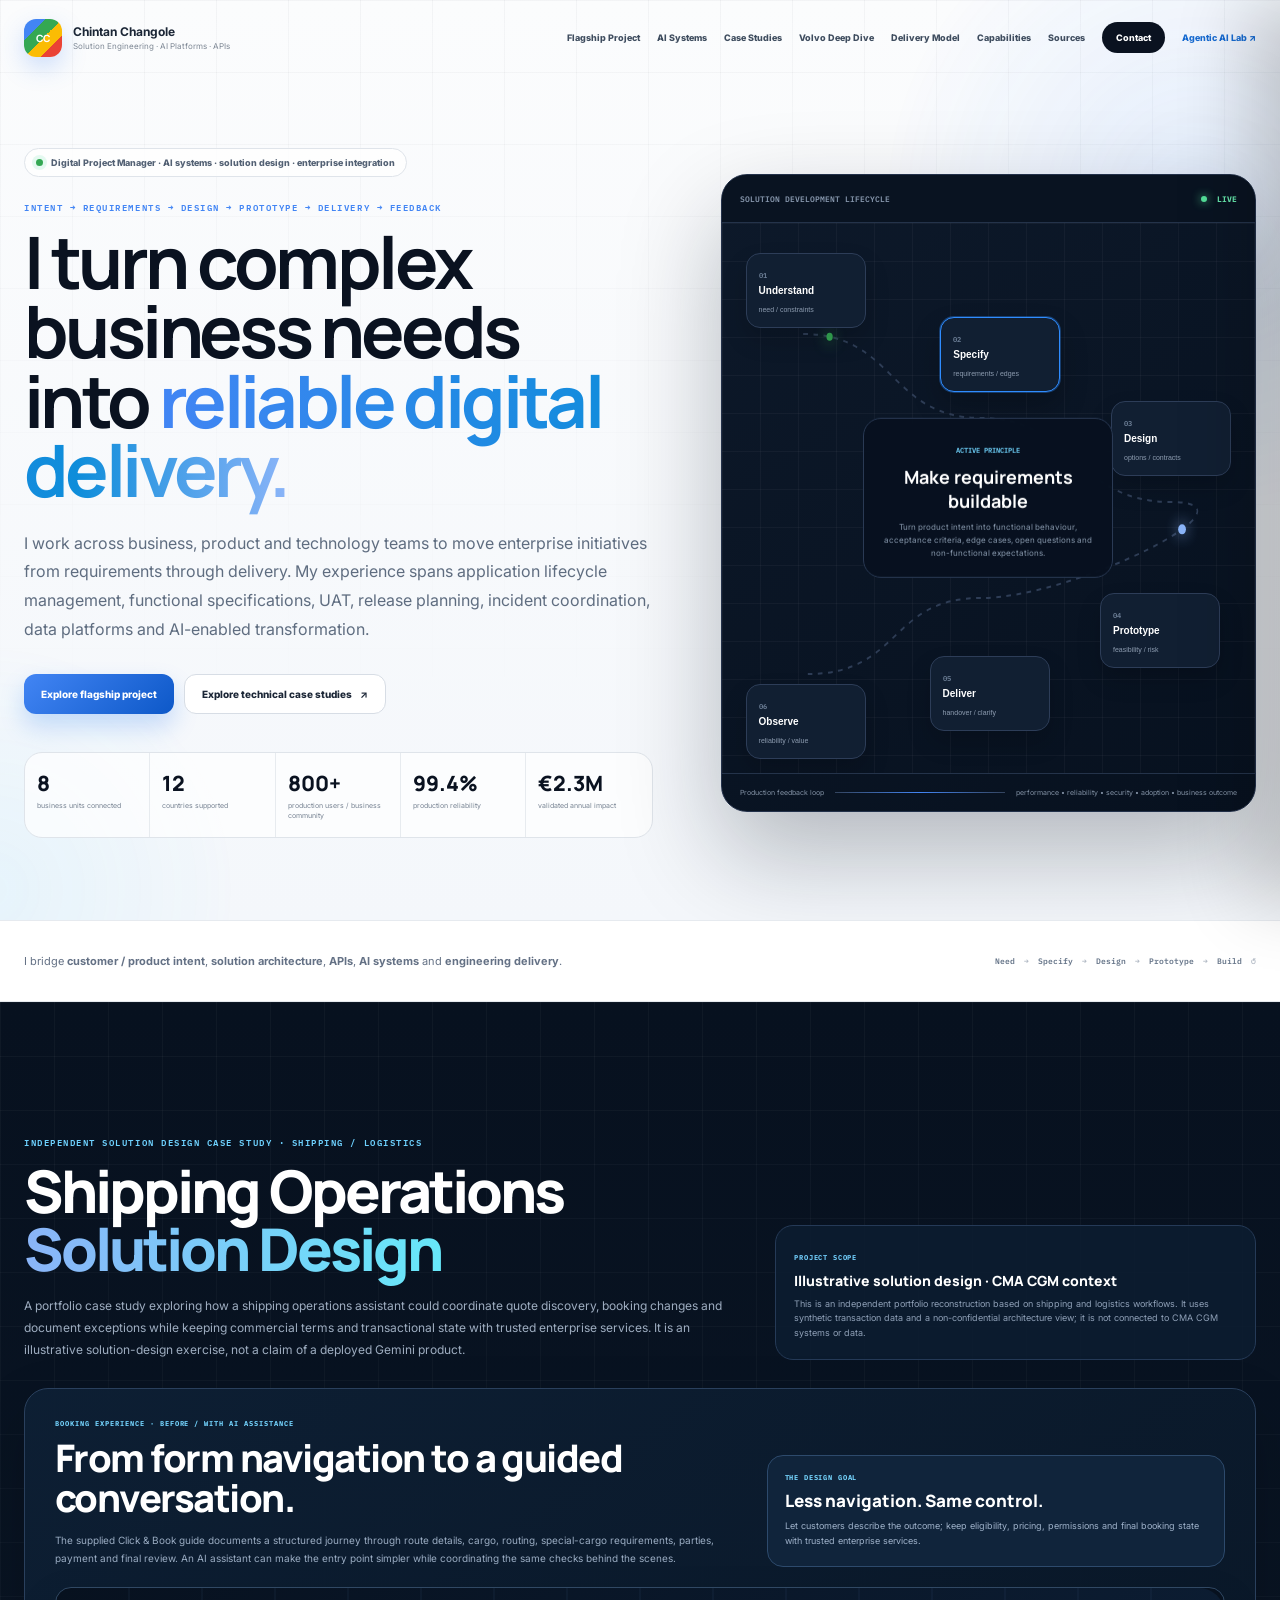
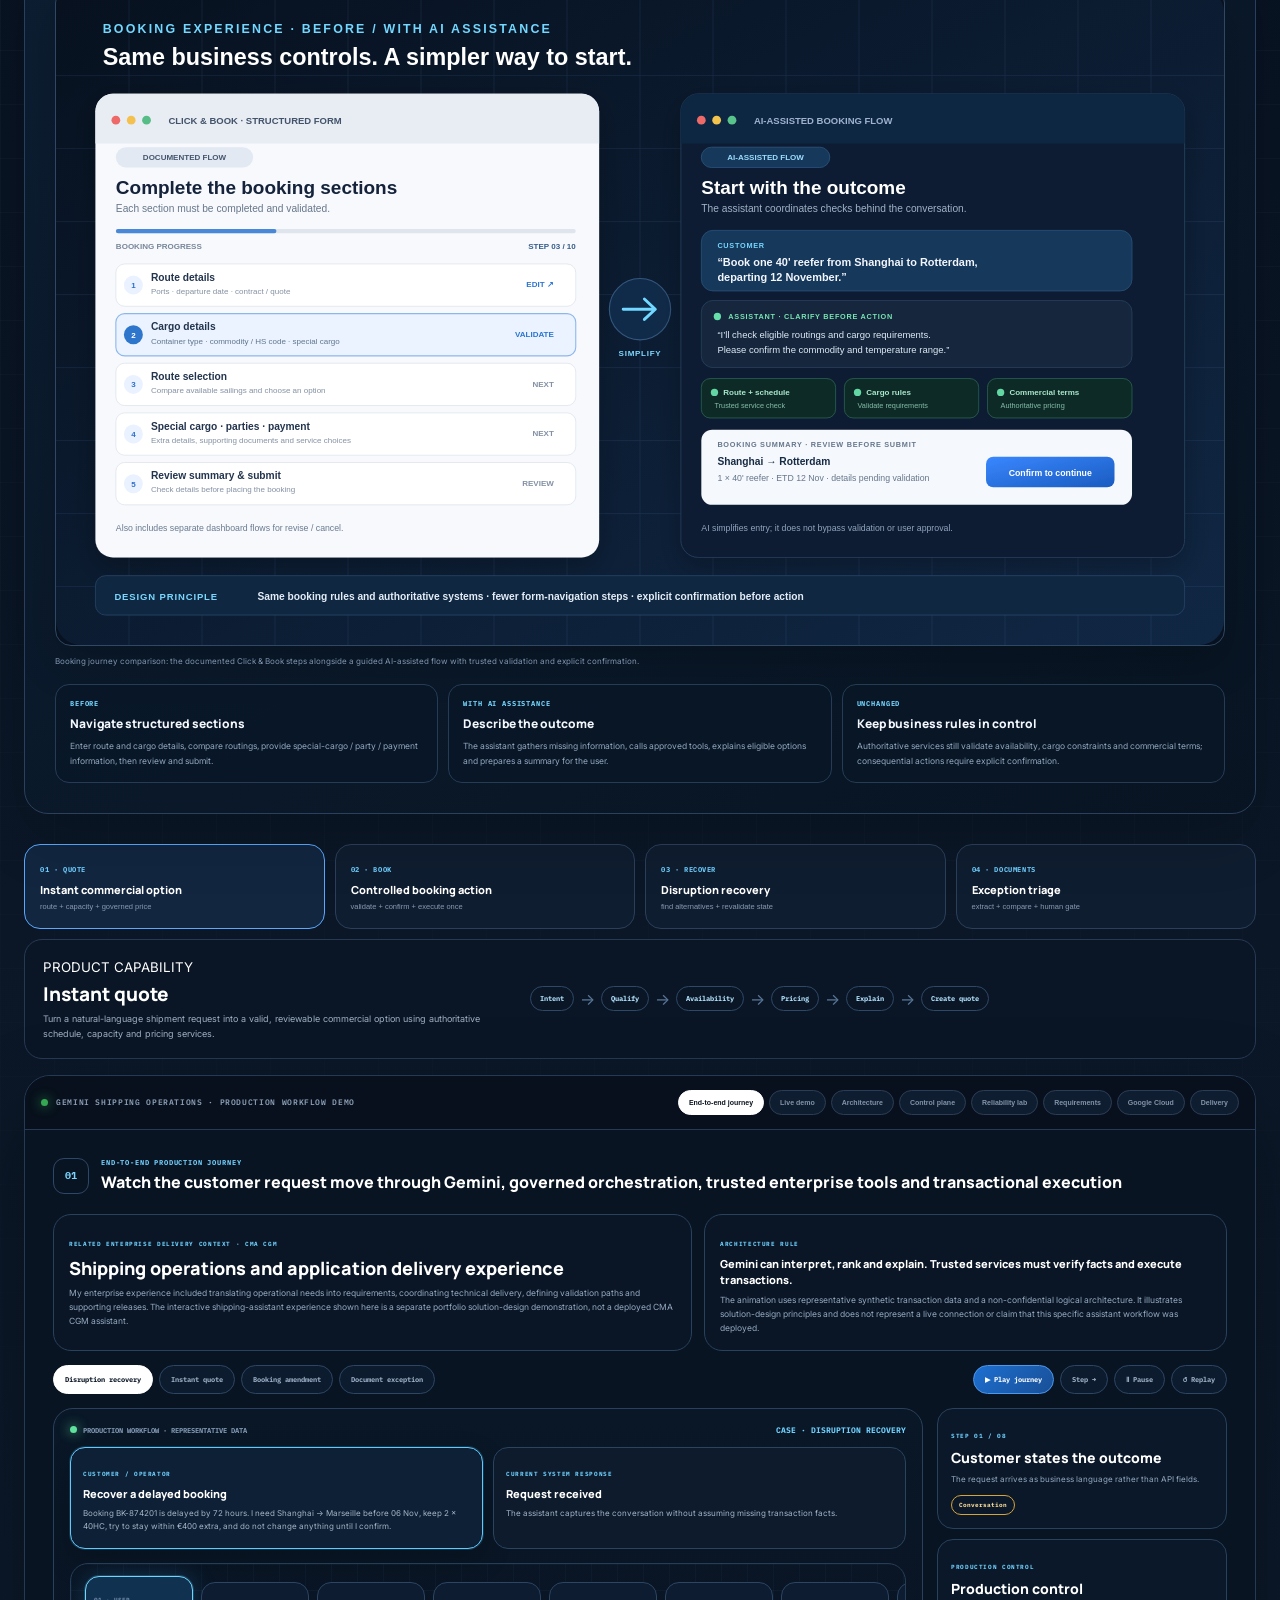
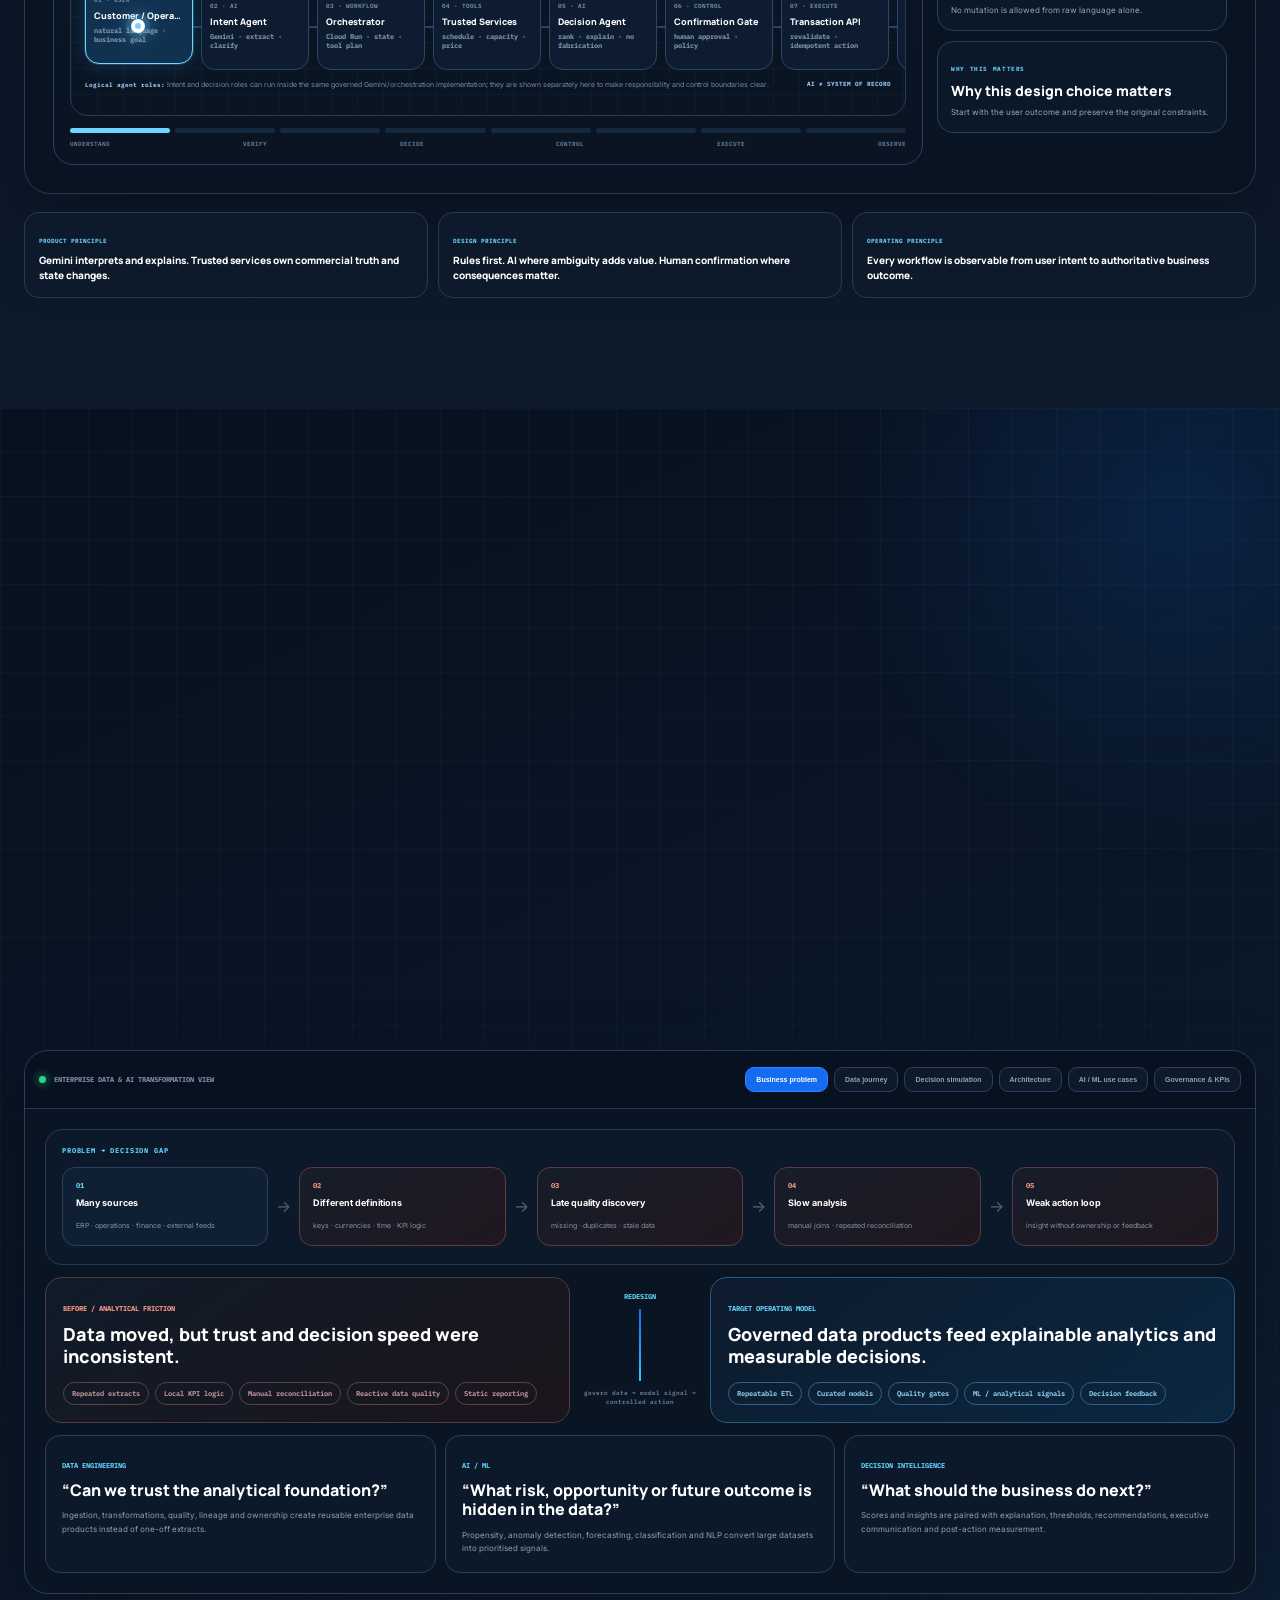
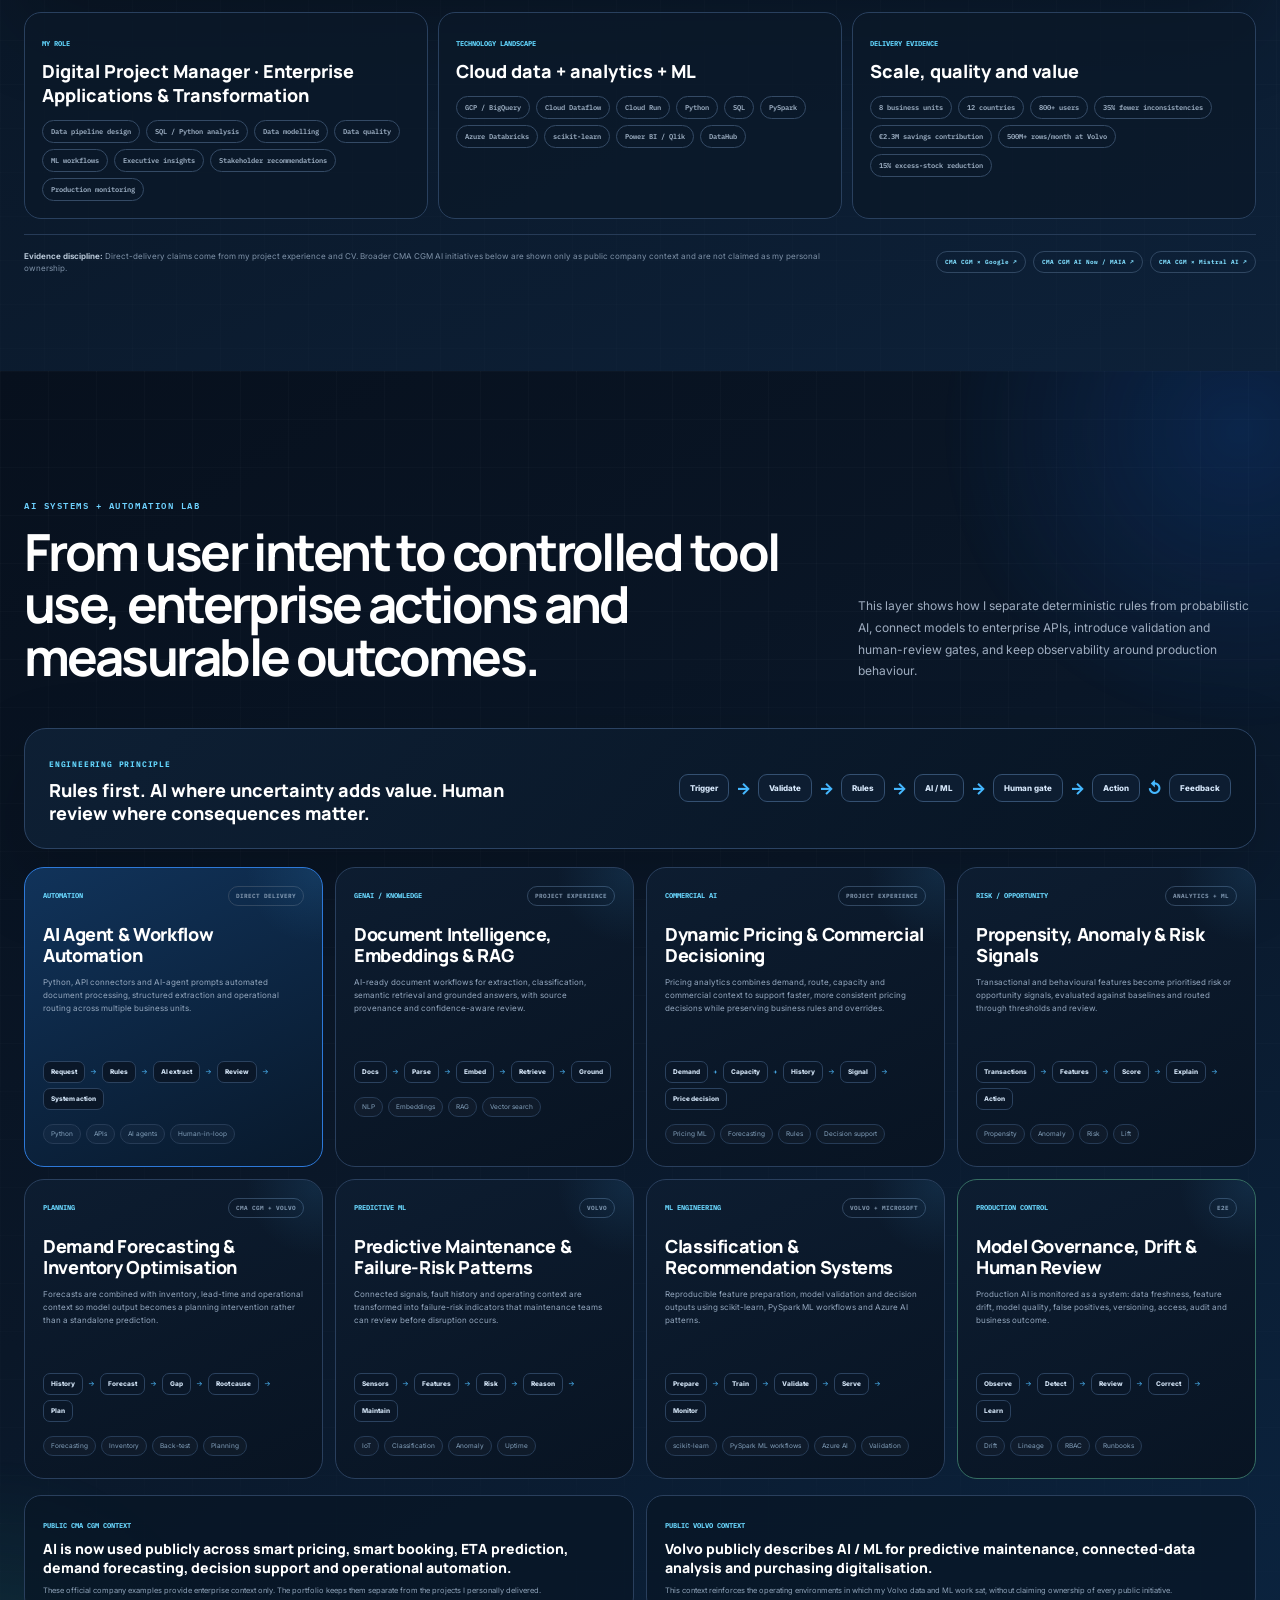
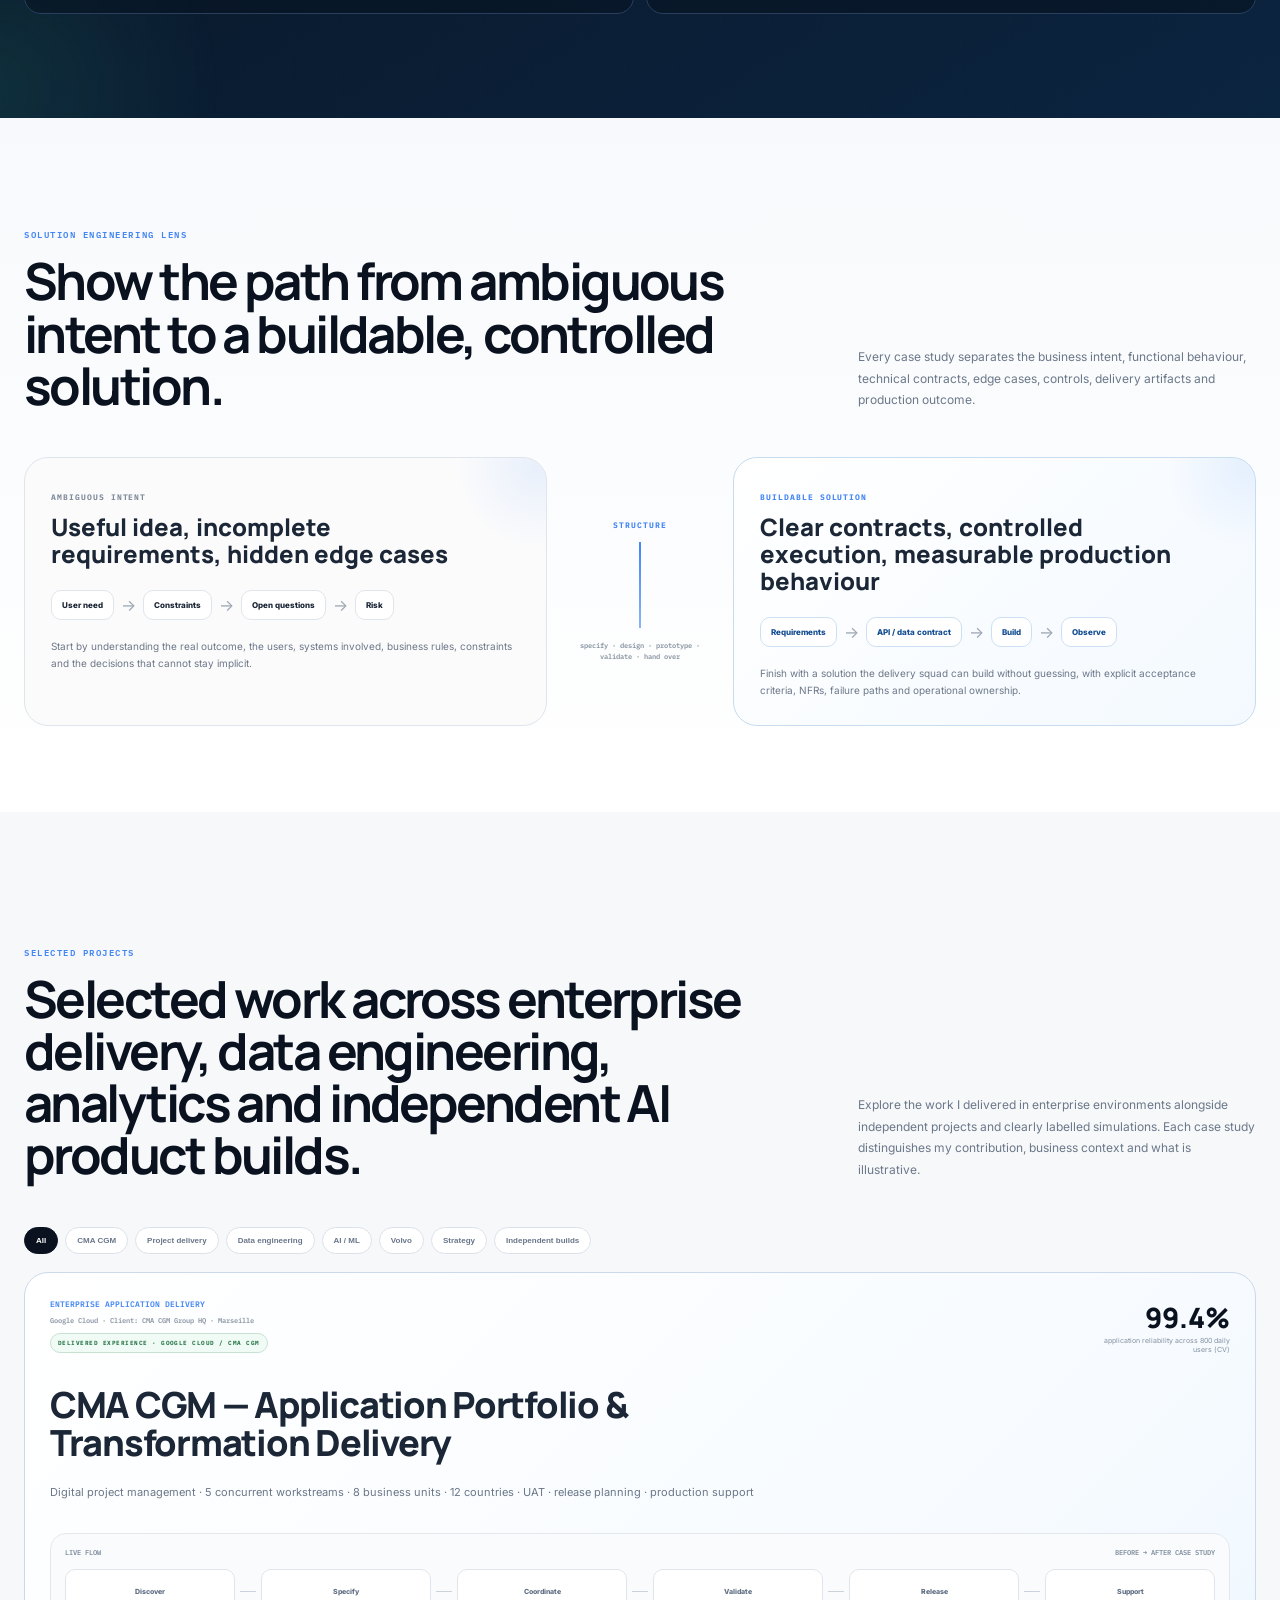
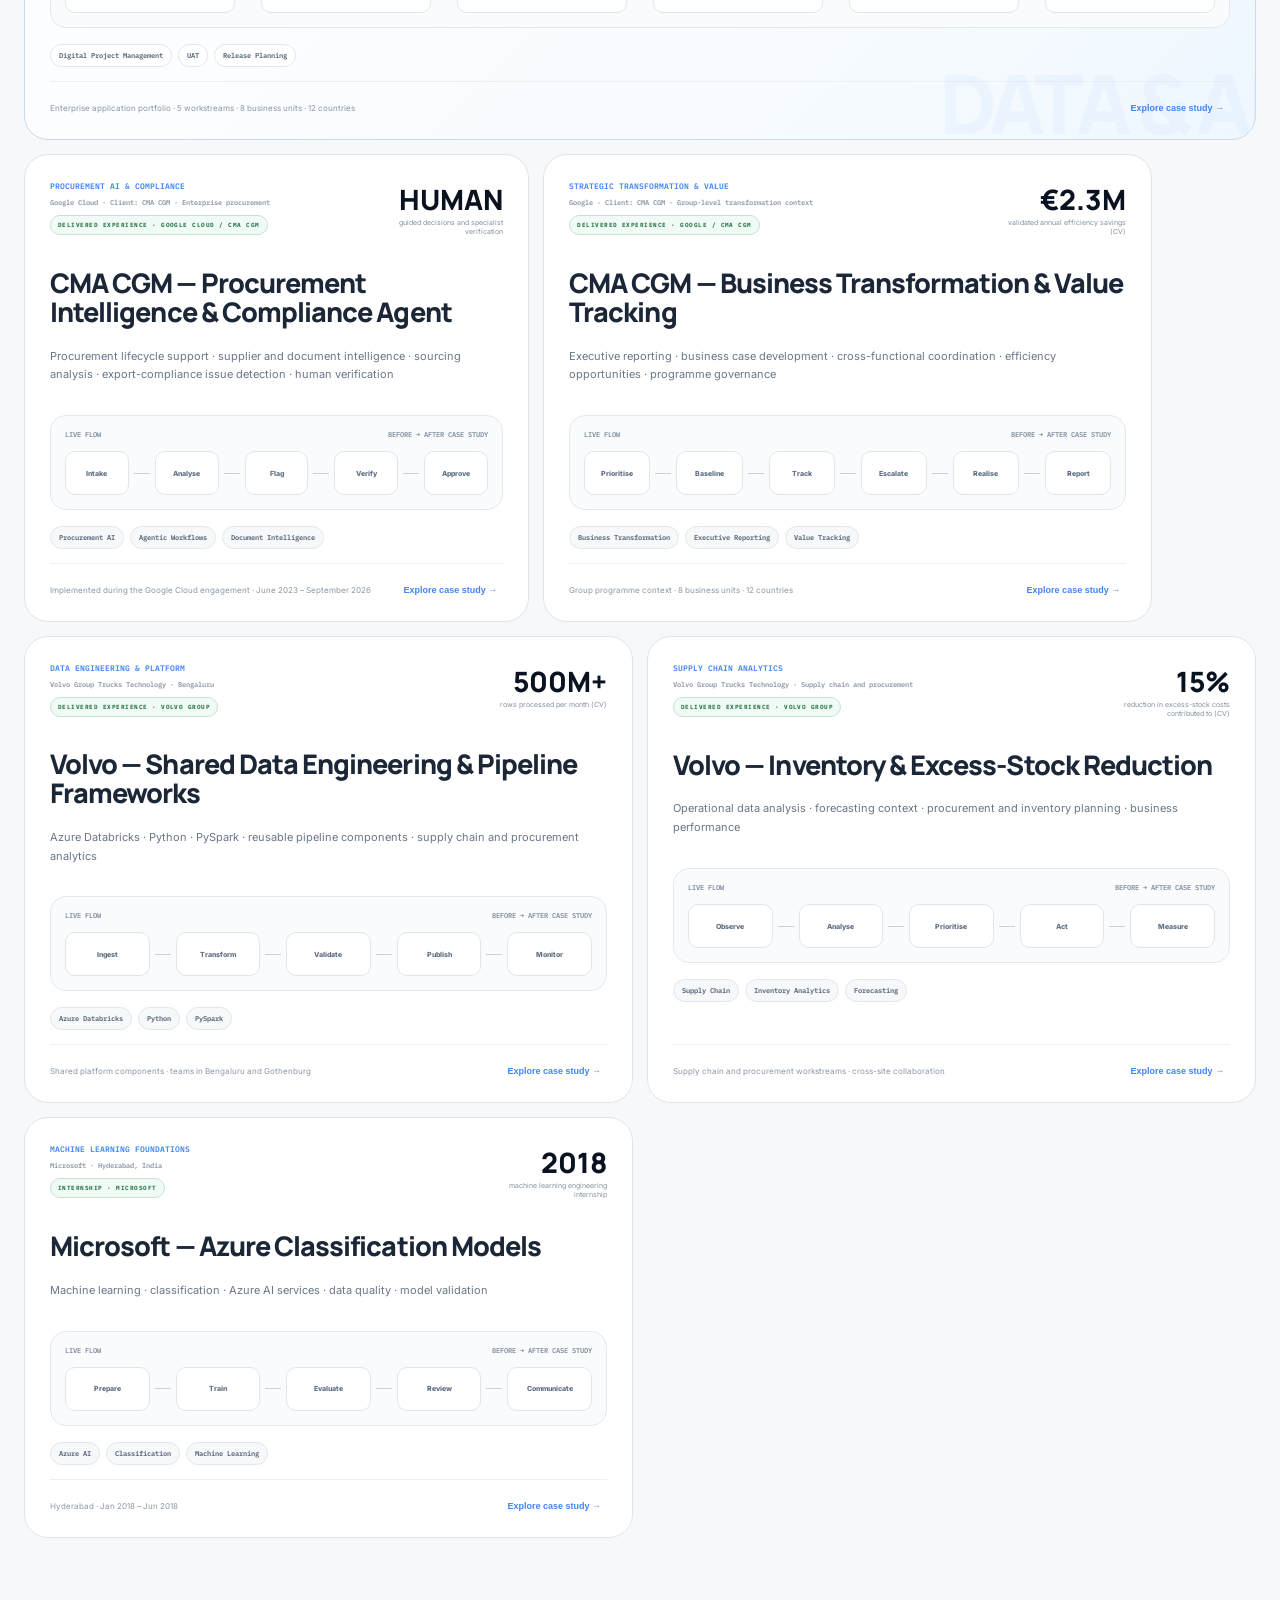
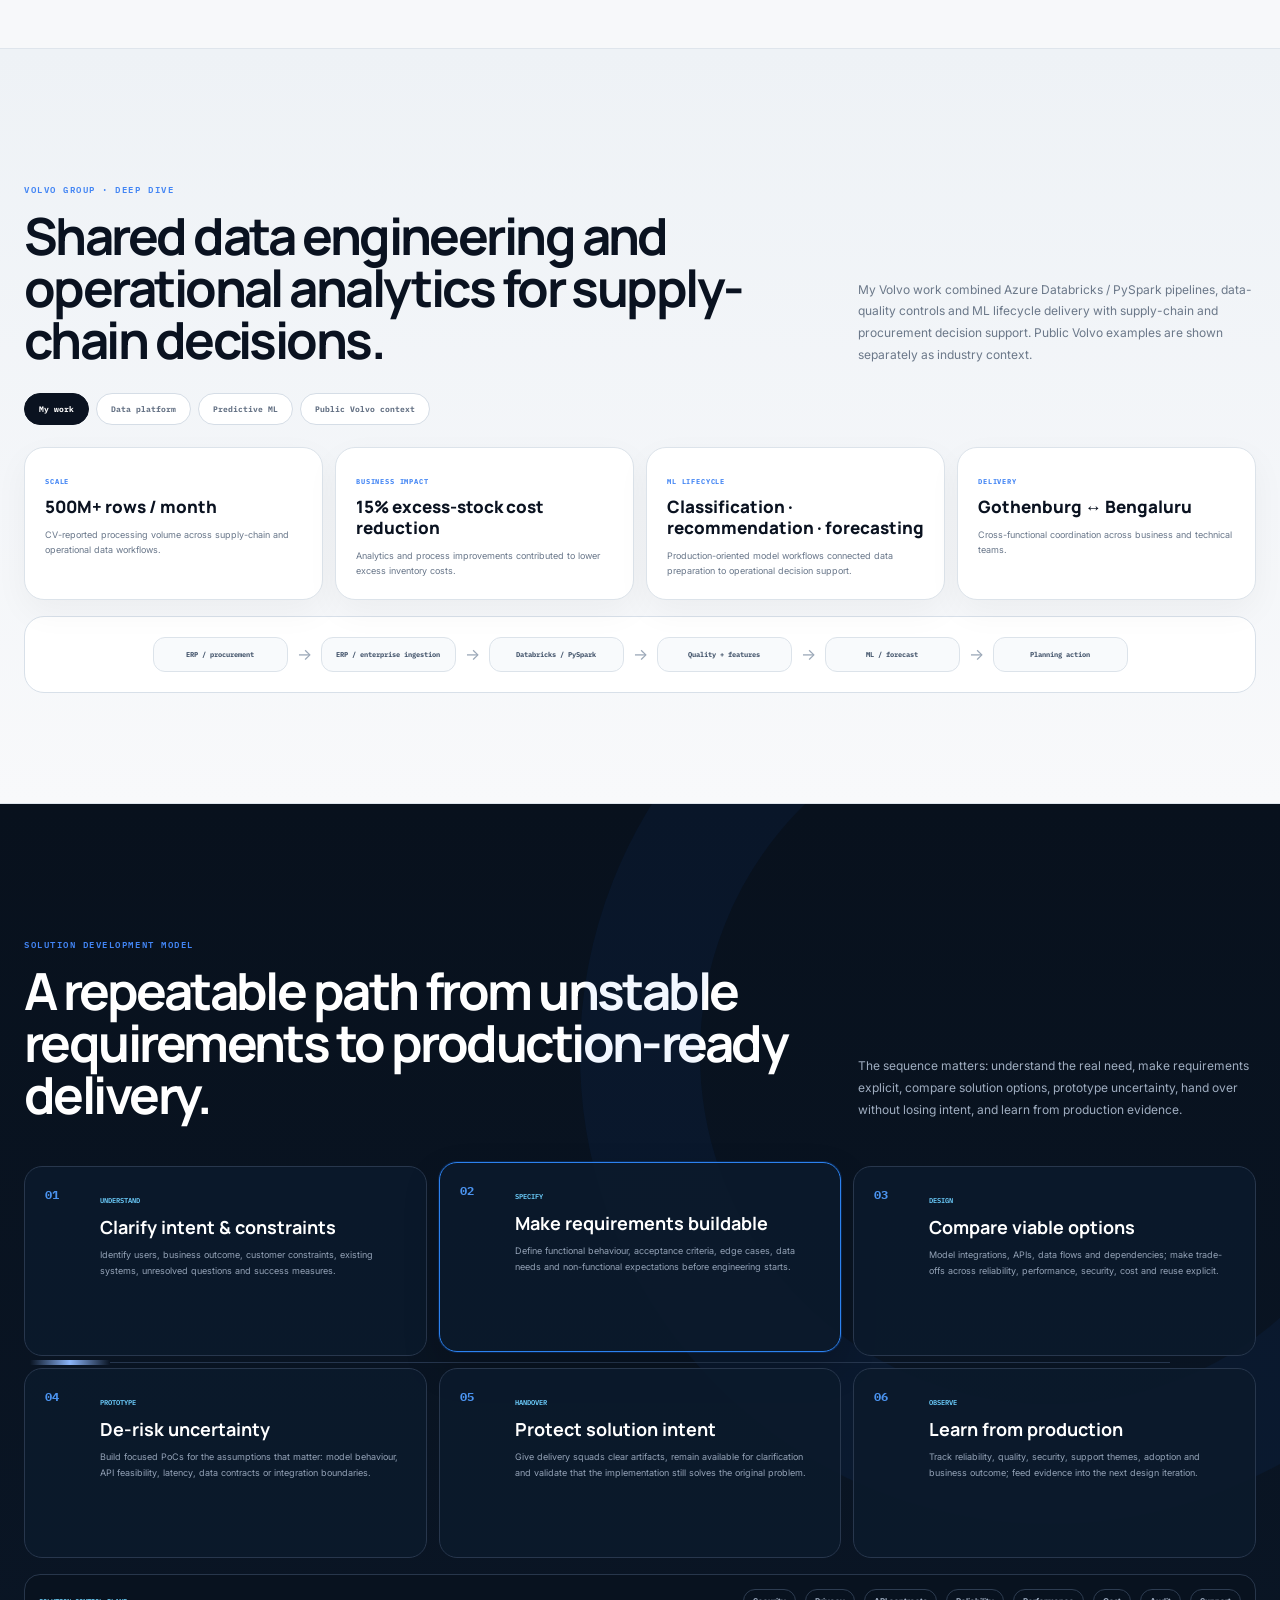
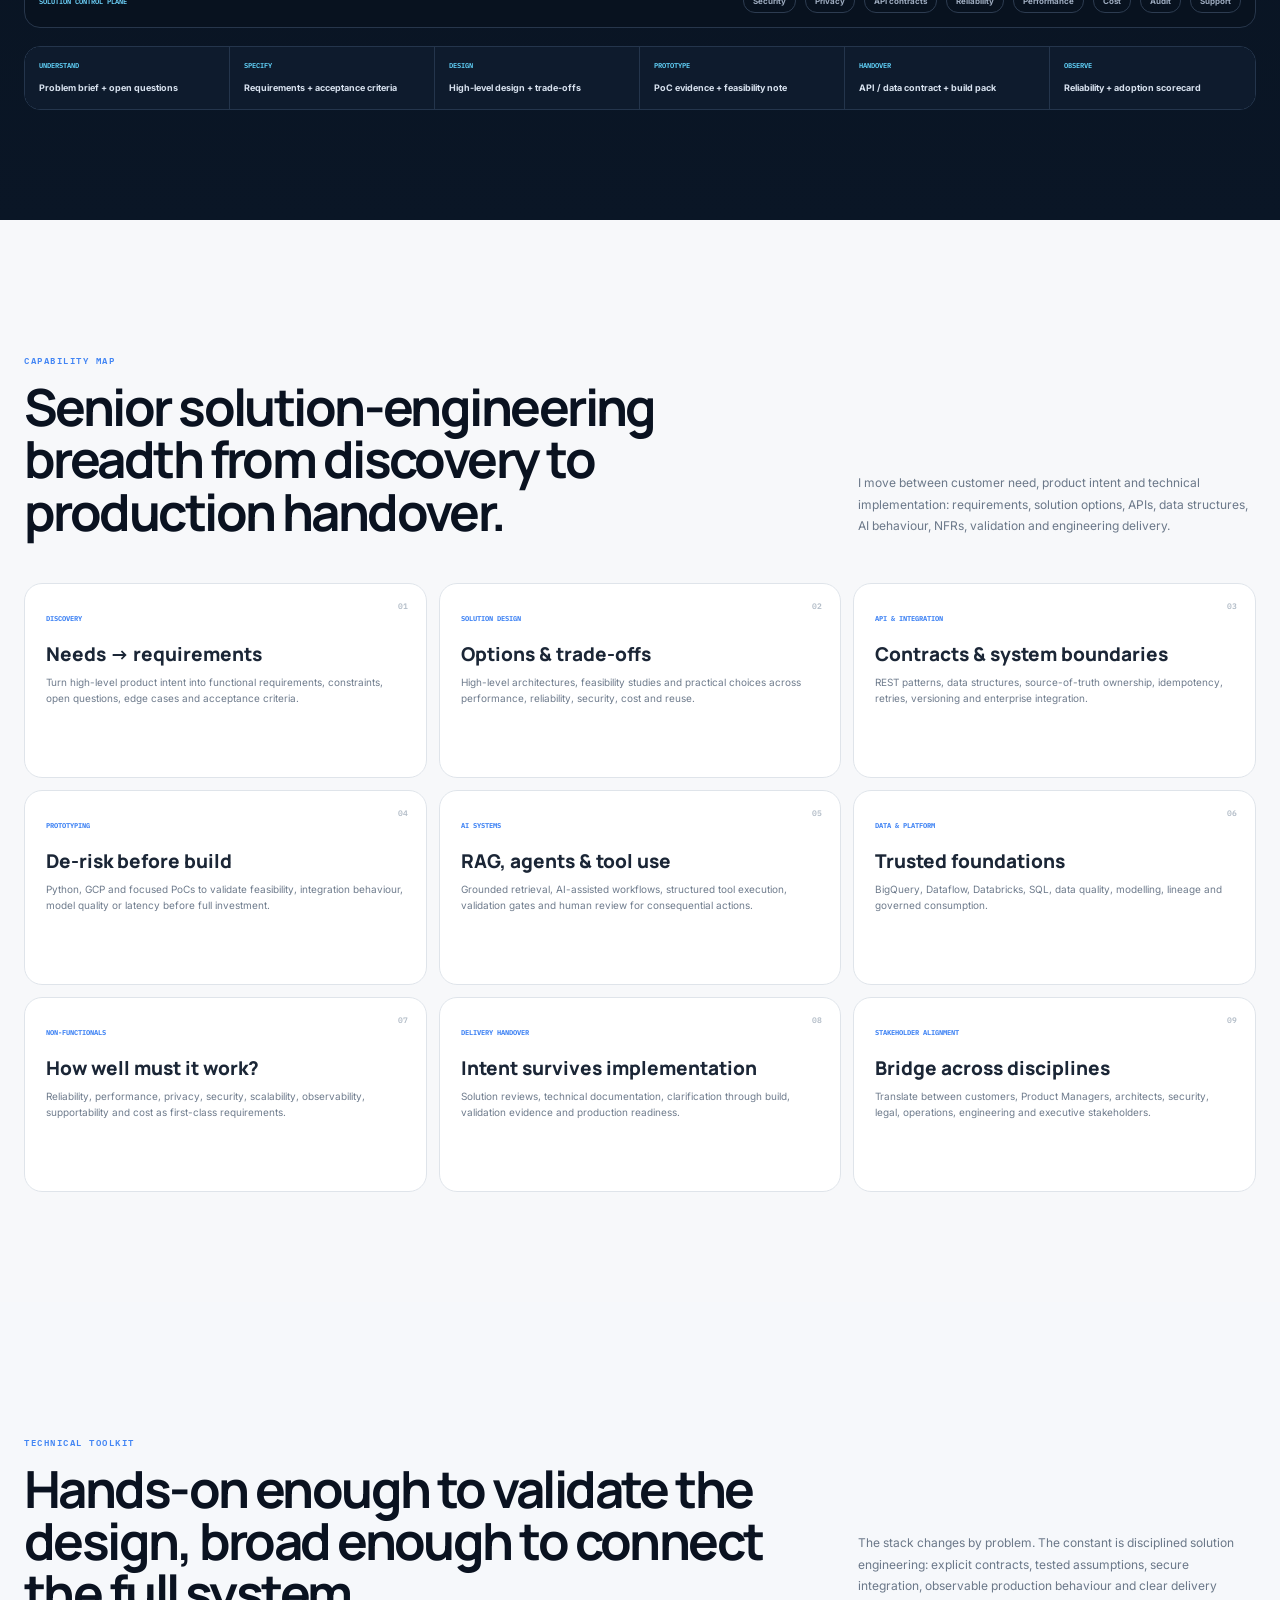
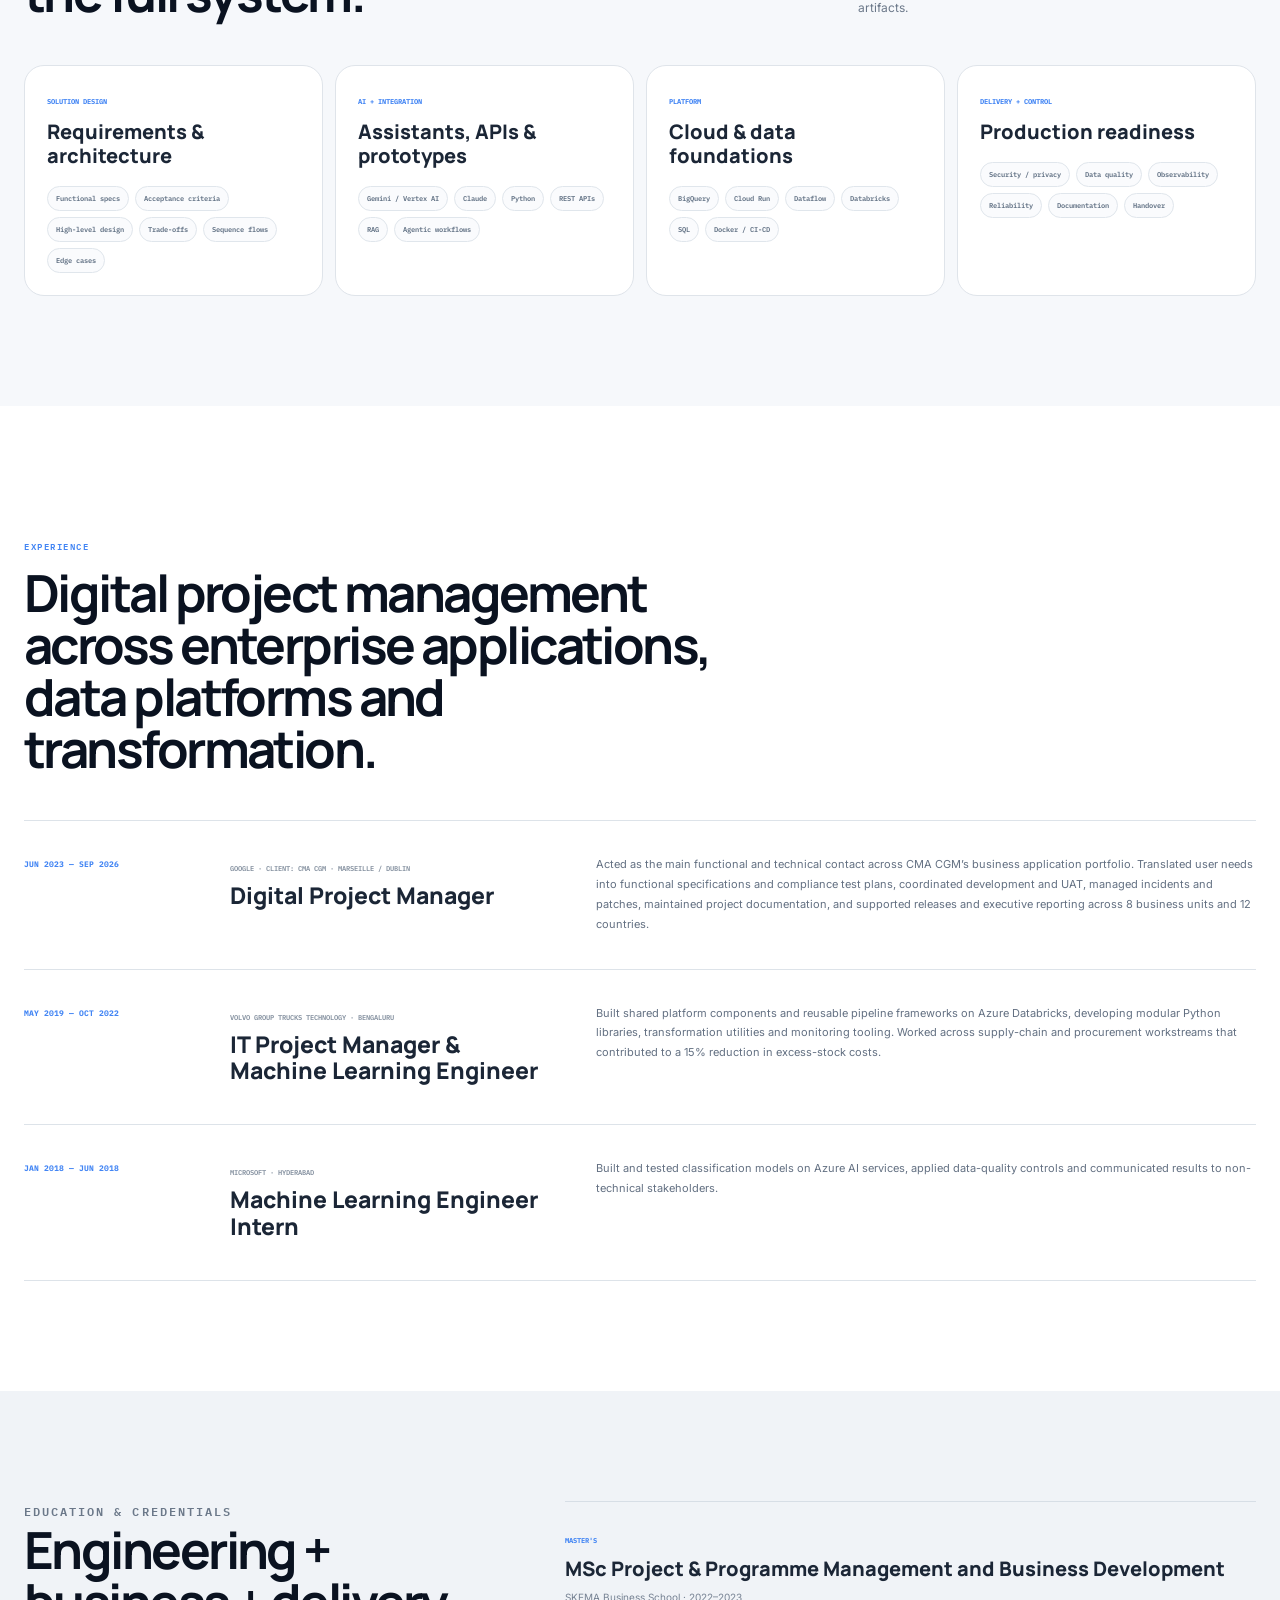
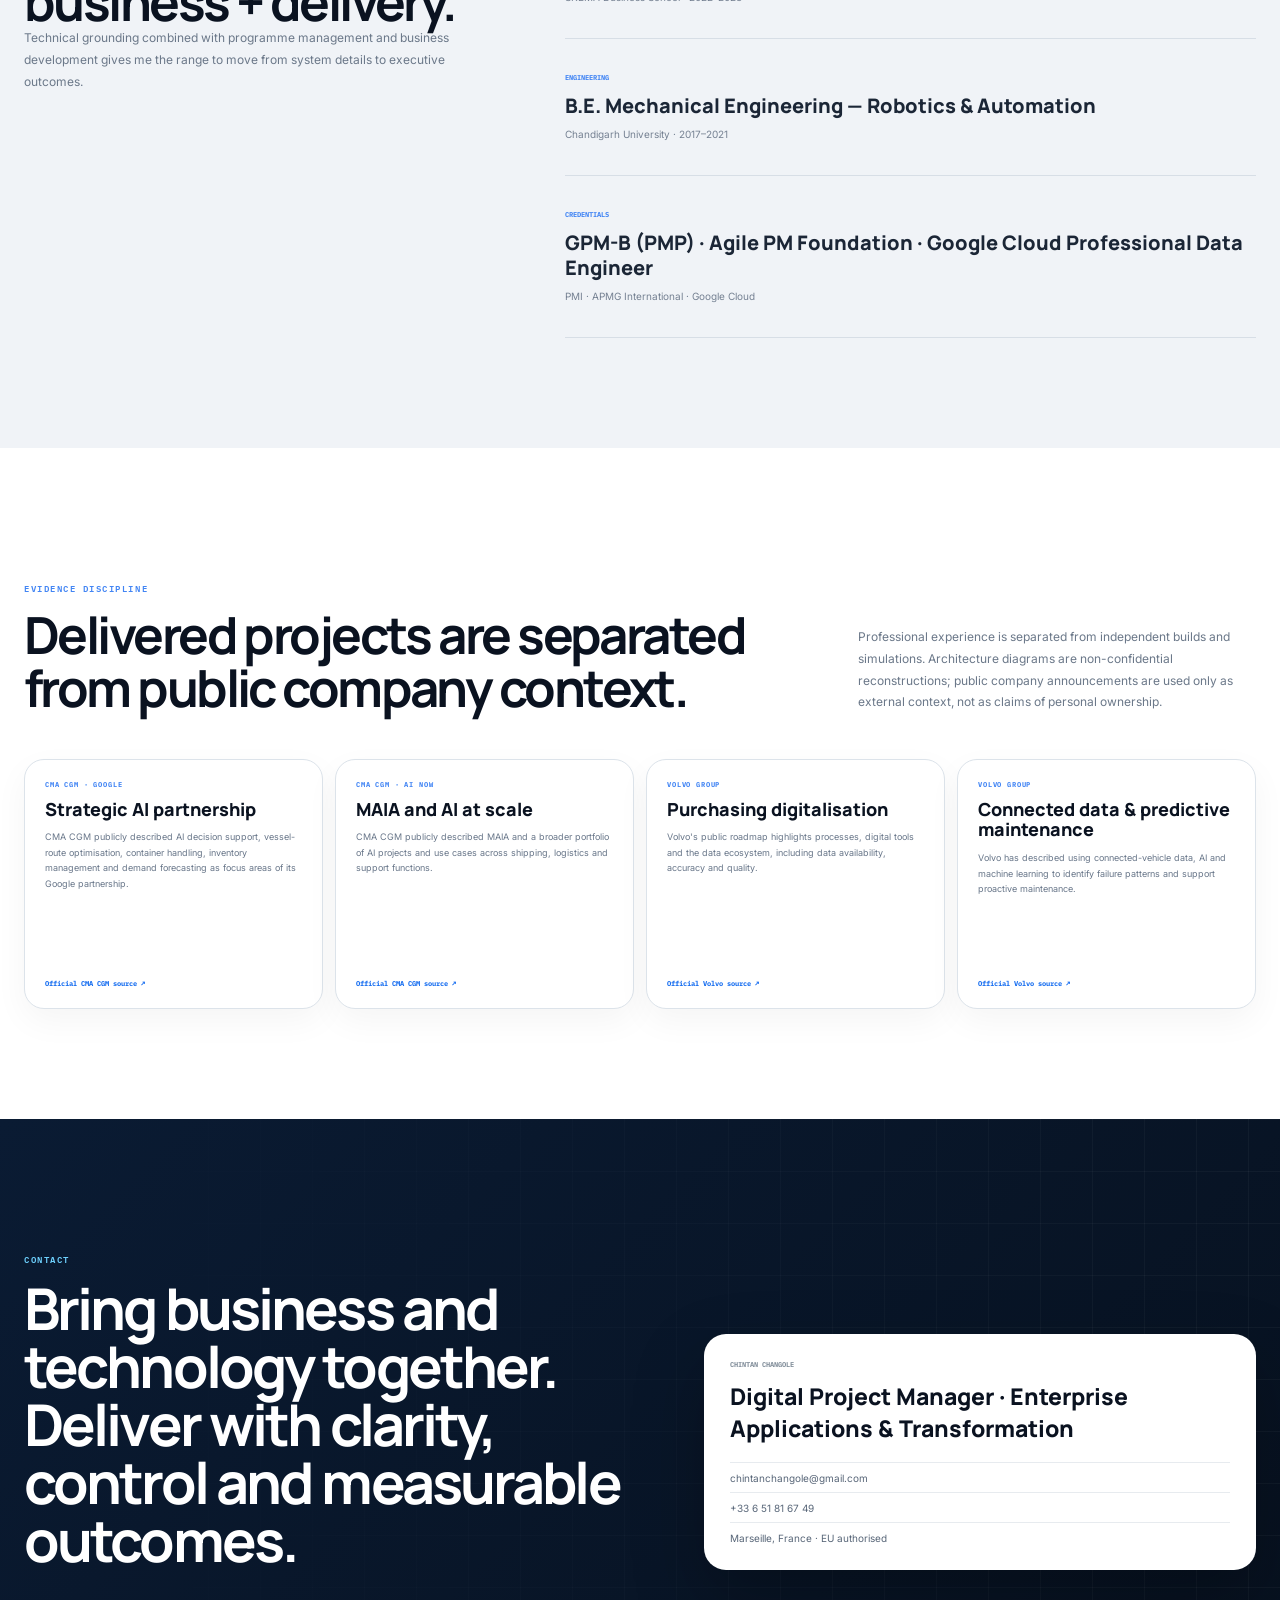
<file: index.html>
<!doctype html>
<html lang="en">
<head>
<meta charset="utf-8">
<meta name="viewport" content="width=device-width,initial-scale=1">
<meta name="description" content="Chintan Changole — Digital project management, enterprise applications, data and AI transformation. From requirements and governance to delivery, UAT and operational support.">
<meta name="theme-color" content="#07111f">
<title>Chintan Changole | Digital Project Manager · Enterprise Applications · Data & AI</title>
<link rel="preconnect" href="https://fonts.googleapis.com">
<link rel="preconnect" href="https://fonts.gstatic.com" crossorigin>
<link href="https://fonts.googleapis.com/css2?family=Inter:wght@400;500;600;700;800&family=Manrope:wght@500;600;700;800&family=IBM+Plex+Mono:wght@500;600&display=swap" rel="stylesheet">
<style>
:root{
  --ink:#0a1220; --navy:#07111f; --navy2:#0d1a2c; --paper:#f7f8fa; --white:#fff;
  --text:#1b2636; --muted:#677486; --line:#dfe4ea; --blue:#4285f4; --cyan:#8ab4f8;
  --green:#34a853; --amber:#fbbc04; --red:#ea4335; --purple:#a142f4;
  --shadow:0 26px 80px rgba(7,17,31,.14); --radius:22px;
}
*{box-sizing:border-box}html{scroll-behavior:smooth}body{margin:0;background:var(--paper);color:var(--text);font-family:Inter,Arial,sans-serif;overflow-x:hidden}body.modal-open{overflow:hidden}
a{color:inherit}.shell{width:min(1240px,calc(100% - 48px));margin:auto}.scroll-progress{position:fixed;inset:0 auto auto 0;height:3px;width:0;background:linear-gradient(90deg,var(--blue),var(--cyan));z-index:200}.cursor-glow{position:fixed;width:380px;height:380px;border-radius:50%;pointer-events:none;z-index:-1;background:radial-gradient(circle,rgba(20,108,240,.08),transparent 68%);transform:translate(-50%,-50%)}
.topbar{height:76px;position:fixed;z-index:120;top:0;left:0;right:0;display:flex;align-items:center;justify-content:space-between;padding:0 max(24px,calc((100vw - 1240px)/2));transition:.25s;border-bottom:1px solid transparent}.topbar.scrolled{background:rgba(247,248,250,.86);backdrop-filter:blur(18px);border-color:rgba(10,18,32,.08)}.brand{display:flex;gap:11px;align-items:center;text-decoration:none}.brand-mark{width:38px;height:38px;border-radius:12px;background:linear-gradient(135deg,var(--blue) 0 28%,var(--green) 28% 50%,var(--amber) 50% 72%,var(--red) 72% 100%);display:grid;place-items:center;color:#fff;font:800 10px Manrope;box-shadow:0 10px 24px rgba(66,133,244,.25)}.brand>span:last-child{display:grid}.brand b{font-size:12px}.brand small{font-size:8px;color:#7d8794;margin-top:2px}.topbar nav{display:flex;gap:24px;align-items:center}.topbar nav a{text-decoration:none;font-size:10px;font-weight:800;color:#3f4d5f}.topbar nav a:hover{color:var(--blue)}.nav-cta{background:var(--ink);color:#fff!important;padding:10px 14px;border-radius:999px}
.hero{min-height:920px;padding:148px 0 74px;position:relative;overflow:hidden;background:linear-gradient(180deg,#fbfcfd 0%,#f4f7fb 100%)}.hero-grid-bg{position:absolute;inset:0;background-image:linear-gradient(rgba(10,18,32,.045) 1px,transparent 1px),linear-gradient(90deg,rgba(10,18,32,.045) 1px,transparent 1px);background-size:72px 72px;mask-image:linear-gradient(to bottom,rgba(0,0,0,.8),transparent 78%)}.hero-beam{position:absolute;border-radius:50%;filter:blur(2px);opacity:.8}.beam-a{width:680px;height:680px;right:-260px;top:-140px;background:radial-gradient(circle,rgba(20,108,240,.13),transparent 68%)}.beam-b{width:520px;height:520px;left:-270px;bottom:-230px;background:radial-gradient(circle,rgba(46,198,255,.09),transparent 70%)}.hero-layout{display:grid;grid-template-columns:1.08fr .92fr;gap:68px;align-items:center;position:relative}.status-pill{display:inline-flex;align-items:center;gap:8px;padding:8px 11px;border:1px solid #dfe4ea;background:rgba(255,255,255,.78);border-radius:999px;font-size:9px;font-weight:800;color:#536174}.status-pill i{width:7px;height:7px;background:var(--green);border-radius:50%;box-shadow:0 0 0 4px rgba(46,211,139,.12)}.eyebrow{font:600 9px IBM Plex Mono,monospace;letter-spacing:.17em;color:var(--blue);margin:22px 0 12px}.eyebrow.light{color:#6ed2ff}.hero h1,.section-head h2,.contact-section h2,.credential-copy h2{font-family:Manrope,sans-serif;letter-spacing:-.05em}.hero h1{font-size:clamp(55px,5.65vw,84px);line-height:.96;margin:0;color:var(--ink);max-width:760px}.hero h1 span{background:linear-gradient(90deg,var(--blue),#0e8dda 70%,var(--cyan));-webkit-background-clip:text;color:transparent}.hero-lead{font-size:16px;line-height:1.8;color:#5f6d80;max-width:760px;margin:24px 0}.hero-actions{display:flex;gap:10px;margin:30px 0}.btn{display:inline-flex;gap:8px;align-items:center;padding:13px 17px;border-radius:12px;text-decoration:none;font-size:10px;font-weight:800;transition:.22s}.btn.primary{color:#fff;background:linear-gradient(135deg,var(--blue),#0d58c8);box-shadow:0 12px 25px rgba(20,108,240,.22)}.btn.ghost{border:1px solid #d7dde5;background:#fff}.btn:hover{transform:translateY(-2px)}.hero-proof{display:grid;grid-template-columns:repeat(5,1fr);margin-top:38px;border:1px solid #dfe4ea;border-radius:18px;background:rgba(255,255,255,.72);overflow:hidden}.hero-proof div{padding:16px 12px;border-right:1px solid #e7ebef}.hero-proof div:last-child{border:0}.hero-proof strong{display:block;font:800 21px Manrope;color:var(--ink)}.hero-proof span{display:block;font-size:7px;color:#788493;margin-top:4px;line-height:1.45}
.hero-system{background:linear-gradient(150deg,#0d192a,#07111f);border:1px solid #23314a;border-radius:26px;box-shadow:0 42px 100px rgba(7,17,31,.28);color:#fff;overflow:hidden}.system-head{height:48px;display:flex;align-items:center;justify-content:space-between;padding:0 18px;background:#091321;border-bottom:1px solid #24334a;font:600 8px IBM Plex Mono;color:#8797ad}.system-head b{color:#67e7ac}.system-head b i{display:inline-block;width:6px;height:6px;border-radius:50%;background:#53df98;margin-right:5px;box-shadow:0 0 10px #53df98}.system-canvas{height:550px;position:relative;background-image:linear-gradient(rgba(255,255,255,.035) 1px,transparent 1px),linear-gradient(90deg,rgba(255,255,255,.035) 1px,transparent 1px);background-size:38px 38px;overflow:hidden}.system-path{position:absolute;inset:35px 25px;width:calc(100% - 50px);height:calc(100% - 70px);overflow:visible}.system-path path{fill:none;stroke:#2e3d56;stroke-width:2;stroke-dasharray:6 7}.packet{fill:var(--cyan);filter:drop-shadow(0 0 8px var(--cyan))}.packet-two{fill:var(--green);filter:drop-shadow(0 0 8px var(--green))}.sys-node{position:absolute;width:120px;border:1px solid #2d3d58;background:#111f32;color:#fff;border-radius:14px;padding:12px;text-align:left;cursor:pointer;transition:.2s;box-shadow:0 12px 24px rgba(0,0,0,.16)}.sys-node:hover,.sys-node.active{border-color:#2f8cff;box-shadow:0 0 0 1px rgba(47,140,255,.35),0 14px 28px rgba(0,0,0,.22);transform:translateY(-2px)}.sys-node small{font:600 7px IBM Plex Mono;color:#6f8199}.sys-node b{display:block;font-size:10px;margin:4px 0}.sys-node span{font-size:7px;color:#8d9cb0}.n1{left:24px;top:30px}.n2{left:41%;top:96px}.n3{right:24px;top:178px}.n4{right:35px;bottom:105px}.n5{left:39%;bottom:42px}.n6{left:24px;bottom:14px}.system-core{position:absolute;left:50%;top:50%;transform:translate(-50%,-50%);width:250px;background:rgba(7,17,31,.88);border:1px solid #2a3a54;border-radius:18px;padding:18px;text-align:center;backdrop-filter:blur(8px)}.system-core span{font:600 7px IBM Plex Mono;color:#72d6ff}.system-core b{display:block;font:700 18px Manrope;margin:8px 0}.system-core p{font-size:8px;line-height:1.6;color:#8c9cb0;margin:0}.system-footer{display:flex;gap:11px;align-items:center;padding:14px 18px;border-top:1px solid #24334a;font-size:7px;color:#8392a5}.system-footer i{height:1px;flex:1;background:linear-gradient(90deg,#34445e,var(--blue),#34445e);position:relative;overflow:hidden}.system-footer i:after{content:"";position:absolute;left:-40px;top:-2px;width:40px;height:5px;background:linear-gradient(90deg,transparent,var(--cyan),transparent);animation:beam 2s linear infinite}@keyframes beam{to{left:100%}}
.impact-strip{background:#fff;border-top:1px solid #e6eaef;border-bottom:1px solid #e6eaef}.impact-inner{padding:22px 0;display:flex;align-items:center;justify-content:space-between;gap:30px}.impact-inner p{font-size:11px;color:#647185}.impact-flow{display:flex;align-items:center;gap:9px;font:600 8px IBM Plex Mono;color:#667589}.impact-flow i{font-style:normal;color:#b2bac5}.section{padding:110px 0}.section-head{display:grid;grid-template-columns:1.25fr .65fr;gap:70px;align-items:end;margin-bottom:46px}.section-head h2,.credential-copy h2{font-size:clamp(40px,4vw,60px);line-height:1.02;margin:0;color:var(--ink)}.section-head>p,.credential-copy>p{font-size:12px;line-height:1.8;color:#6b7889;margin:0}.section-head.inverse h2{color:#fff}.section-head.inverse>p{color:#9fadc0}
.project-filters{display:flex;gap:7px;flex-wrap:wrap;margin-bottom:18px}.project-filters button{border:1px solid #dbe1e8;background:#fff;border-radius:999px;padding:8px 11px;font-size:8px;font-weight:800;color:#687588;cursor:pointer;transition:.18s}.project-filters button:hover,.project-filters button.active{background:var(--ink);border-color:var(--ink);color:#fff}.project-grid{display:grid;grid-template-columns:repeat(12,1fr);gap:14px}.project-card{grid-column:span 6;min-height:410px;background:#fff;border:1px solid #dfe4ea;border-radius:24px;padding:25px;position:relative;overflow:hidden;display:flex;flex-direction:column;transition:.28s}.project-card.featured:first-child{grid-column:span 7}.project-card:nth-child(2){grid-column:span 5}.project-card:hover{transform:translateY(-5px);box-shadow:var(--shadow);border-color:#cfd7e1}.project-card:before{content:"";position:absolute;inset:0 0 auto;height:4px;background:linear-gradient(90deg,var(--blue),var(--cyan));transform:scaleX(0);transform-origin:left;transition:.35s}.project-card:hover:before{transform:scaleX(1)}.project-top{display:flex;align-items:flex-start;justify-content:space-between;gap:14px}.project-kicker{font:600 8px IBM Plex Mono;color:var(--blue)}.project-metric{text-align:right}.project-metric b{display:block;font:800 28px Manrope;color:var(--ink)}.project-metric span{display:block;font-size:7px;color:#84909e;max-width:130px}.project-card h3{font:800 27px/1.08 Manrope;margin:32px 0 9px;letter-spacing:-.035em}.project-card>p{font-size:11px;line-height:1.72;color:#6a7788;max-width:650px}.mini-runtime{margin:20px 0 16px;border:1px solid #e4e8ed;border-radius:16px;padding:14px;background:#fafbfd;overflow:hidden}.mini-runtime-head{display:flex;justify-content:space-between;font:600 7px IBM Plex Mono;color:#8290a0;margin-bottom:12px}.mini-runtime-flow{display:flex;align-items:center;gap:5px}.mini-node{flex:1;min-width:0;height:44px;border:1px solid #e0e5eb;background:#fff;border-radius:10px;display:grid;place-items:center;padding:4px;font-size:7px;font-weight:800;color:#627185;position:relative;transition:.22s}.mini-node.active{background:#0d1a2b;color:#fff;border-color:#0d1a2b;box-shadow:0 8px 18px rgba(7,17,31,.14)}.mini-arrow{width:16px;height:1px;background:#cad2dc;position:relative;overflow:hidden}.mini-arrow:after{content:"";position:absolute;width:7px;height:3px;background:var(--blue);top:-1px;left:-8px;animation:miniPulse 1.3s linear infinite}@keyframes miniPulse{to{left:100%}}.tag-row{display:flex;gap:5px;flex-wrap:wrap}.tag-row span{font:600 7px IBM Plex Mono;padding:6px 7px;border:1px solid #e0e5eb;background:#fff;border-radius:7px;color:#687588}.project-bottom{margin-top:auto;padding-top:20px;border-top:1px solid #edf0f3;display:flex;align-items:center;justify-content:space-between;gap:16px}.project-bottom small{font-size:8px;color:#8b96a3}.project-open{border:0;background:none;color:var(--blue);font-size:9px;font-weight:800;cursor:pointer}.project-card.hidden{display:none}
.dark{background:linear-gradient(180deg,#08111d,#0a1626);color:#fff}.process-section{position:relative;overflow:hidden}.process-section:before{content:"";position:absolute;right:-240px;top:-220px;width:700px;height:700px;border:120px solid rgba(20,108,240,.055);border-radius:50%}.process-engine{display:grid;grid-template-columns:repeat(3,1fr);gap:12px;position:relative}.process-track{position:absolute;left:7%;right:7%;top:50%;height:1px;background:#26364e;z-index:0}.process-track i{position:absolute;top:-2px;left:-80px;width:80px;height:5px;background:linear-gradient(90deg,transparent,var(--cyan),transparent);animation:processBeam 4.2s linear infinite}@keyframes processBeam{to{left:100%}}.process-stage{position:relative;z-index:1;display:grid;grid-template-columns:42px 1fr;gap:13px;min-height:190px;padding:20px;border:1px solid #28374d;background:rgba(12,26,44,.9);border-radius:18px;transition:.25s;cursor:pointer}.process-stage:hover,.process-stage.active{border-color:#2c82ef;box-shadow:0 0 0 1px rgba(20,108,240,.2),0 16px 36px rgba(0,0,0,.18);transform:translateY(-4px)}.process-stage>span{font:700 12px IBM Plex Mono;color:#4b93ef}.process-stage small{font:600 7px IBM Plex Mono;color:#6dcfff}.process-stage h3{font:700 18px Manrope;margin:8px 0}.process-stage p{font-size:9px;line-height:1.7;color:#94a3b7;margin:0}.governance-rail{margin-top:16px;border:1px solid #27364b;background:#08121f;border-radius:16px;padding:14px;display:flex;gap:9px;align-items:center;flex-wrap:wrap}.governance-rail span{font:600 7px IBM Plex Mono;color:#6fd6ff;margin-right:auto}.governance-rail b{font-size:8px;border:1px solid #2d3c51;border-radius:999px;padding:6px 9px;color:#9eacc0}
.capability-grid{display:grid;grid-template-columns:repeat(3,1fr);gap:12px}.cap-card{border:1px solid #dfe4ea;background:#fff;border-radius:18px;padding:21px;min-height:195px;position:relative;transition:.24s}.cap-card:hover{transform:translateY(-4px);box-shadow:0 16px 34px rgba(7,17,31,.08);border-color:#cad4df}.cap-card>span{position:absolute;right:18px;top:16px;font:600 8px IBM Plex Mono;color:#b3bdc8}.cap-card small{font:700 7px IBM Plex Mono;color:var(--blue)}.cap-card h3{font:800 19px/1.2 Manrope;margin:18px 0 8px}.cap-card p{font-size:10px;line-height:1.65;color:#6f7c8d;margin:0}.experience-section{background:#fff}.timeline{border-top:1px solid #dde3e9}.timeline-item{display:grid;grid-template-columns:170px 330px 1fr;gap:36px;padding:34px 0;border-bottom:1px solid #dde3e9}.time{font:700 8px IBM Plex Mono;color:var(--blue);padding-top:4px}.role small{font:600 7px IBM Plex Mono;color:#84909f}.role h3{font:800 23px/1.15 Manrope;margin:7px 0}.desc p{font-size:11px;line-height:1.8;color:#637082;margin:0}.credentials-section{background:#f0f3f7}.credentials-grid{display:grid;grid-template-columns:.8fr 1.2fr;gap:80px}.credential-copy{position:sticky;top:110px;height:max-content}.credential-cards{border-top:1px solid #d7dee6}.credential{padding:25px 0;border-bottom:1px solid #d7dee6}.credential small{font:700 7px IBM Plex Mono;color:var(--blue)}.credential h3{font:800 20px/1.25 Manrope;margin:9px 0}.credential p{font-size:10px;color:#758192}.contact-section{background:linear-gradient(135deg,#0a1b33,#07111f);color:#fff;padding:110px 0;position:relative;overflow:hidden}.contact-grid-art{position:absolute;inset:0;background-image:linear-gradient(rgba(255,255,255,.04) 1px,transparent 1px),linear-gradient(90deg,rgba(255,255,255,.04) 1px,transparent 1px);background-size:52px 52px;mask-image:linear-gradient(90deg,transparent,black)}.contact-layout{position:relative;display:grid;grid-template-columns:1.05fr .95fr;gap:70px;align-items:end}.contact-section h2{font-size:clamp(42px,4.5vw,66px);line-height:1.01;margin:0}.contact-card{background:#fff;color:var(--ink);border-radius:22px;padding:26px;box-shadow:0 30px 70px rgba(0,0,0,.25);display:grid;gap:8px}.contact-card small{font:700 7px IBM Plex Mono;color:#84909c}.contact-card h3{font:800 23px Manrope;margin:3px 0 10px}.contact-card a,.contact-card span{text-decoration:none;font-size:10px;color:#586678;padding-top:9px;border-top:1px solid #e7ebef}footer{background:#050c15;color:#7d8997;padding:18px 0}footer .shell{display:flex;justify-content:space-between;font-size:7px}
.project-modal{position:fixed;inset:0;z-index:300;pointer-events:none}.project-modal.open{pointer-events:auto}.modal-backdrop{position:absolute;inset:0;background:rgba(2,8,15,.72);backdrop-filter:blur(5px);opacity:0;transition:.25s}.project-modal.open .modal-backdrop{opacity:1}.modal-panel{position:absolute;right:0;top:0;width:min(960px,96vw);height:100%;overflow:auto;background:#f8fafc;transform:translateX(100%);transition:.36s cubic-bezier(.2,.8,.2,1);box-shadow:-30px 0 70px rgba(0,0,0,.2)}.project-modal.open .modal-panel{transform:none}.modal-close{position:sticky;top:16px;float:right;margin:16px 16px 0 0;width:38px;height:38px;border:0;border-radius:12px;background:#0a1423;color:#fff;font-size:21px;cursor:pointer;z-index:5}.modal-hero{padding:58px 52px 28px;background:linear-gradient(145deg,#0a1628,#07111f);color:#fff}.modal-kicker{font:600 8px IBM Plex Mono;color:#66d5ff}.modal-hero h2{font:800 46px/1.02 Manrope;margin:12px 0;letter-spacing:-.045em}.modal-hero>p{font-size:12px;line-height:1.7;color:#9eacc0;max-width:760px}.modal-meta{display:flex;gap:8px;flex-wrap:wrap;margin-top:18px}.modal-meta span{font:600 7px IBM Plex Mono;border:1px solid #2d3d55;border-radius:999px;padding:7px 9px;color:#a8b5c7}.modal-body{padding:30px 52px 55px}.modal-tabs{display:flex;gap:5px;position:sticky;top:0;background:#f8fafc;padding:9px 0;border-bottom:1px solid #dde3e9;z-index:4}.modal-tabs button{border:0;background:none;padding:9px 10px;font-size:8px;font-weight:800;color:#7c8998;cursor:pointer}.modal-tabs button.active{color:var(--blue);border-bottom:2px solid var(--blue)}.tab-panel{display:none}.tab-panel.active{display:block}.modal-section-title{font:700 8px IBM Plex Mono;color:var(--blue);margin:26px 0 12px}.problem-panel,.impact-panel{border:1px solid #dfe4ea;background:#fff;border-radius:16px;padding:19px}.problem-panel p,.impact-panel p{font-size:11px;line-height:1.75;color:#647183;margin:0}.contribution-list{display:grid;gap:8px}.contribution-list div{display:grid;grid-template-columns:35px 1fr;border:1px solid #e0e5eb;border-radius:13px;background:#fff;padding:14px}.contribution-list b{font:700 9px IBM Plex Mono;color:var(--blue)}.contribution-list p{font-size:10px;line-height:1.65;color:#657284;margin:0}.runtime-shell{border:1px solid #d9e0e7;border-radius:18px;background:#fff;overflow:hidden}.runtime-toolbar{display:flex;justify-content:space-between;align-items:center;padding:12px 14px;background:#f2f5f8;border-bottom:1px solid #dfe4ea}.runtime-toolbar span{font:600 7px IBM Plex Mono;color:#758295}.runtime-controls{display:flex;gap:5px}.runtime-controls button{border:1px solid #d6dde5;background:#fff;border-radius:8px;padding:6px 9px;font-size:8px;font-weight:800;cursor:pointer}.runtime-controls button:hover{border-color:var(--blue);color:var(--blue)}.runtime-track{position:relative;padding:28px 22px 18px;display:grid;grid-template-columns:repeat(7,1fr);gap:8px}.runtime-line{position:absolute;left:7%;right:7%;top:52px;height:2px;background:#dfe4ea;overflow:hidden}.runtime-line i{position:absolute;left:0;top:0;height:100%;width:0;background:linear-gradient(90deg,var(--blue),var(--cyan));transition:width .35s}.runtime-node{position:relative;z-index:1;min-width:0;text-align:center;cursor:pointer}.runtime-node .dot{width:17px;height:17px;border-radius:50%;border:4px solid #fff;background:#c8d1dc;box-shadow:0 0 0 1px #c8d1dc;margin:auto;transition:.22s}.runtime-node.active .dot,.runtime-node.done .dot{background:var(--blue);box-shadow:0 0 0 1px var(--blue),0 0 18px rgba(20,108,240,.35)}.runtime-node b{display:block;font-size:8px;margin-top:10px;white-space:nowrap;overflow:hidden;text-overflow:ellipsis}.runtime-node small{display:block;font-size:6px;color:#8692a0;margin-top:3px}.runtime-detail{margin:0 22px 22px;border-radius:14px;background:#0b1727;color:#fff;padding:16px;display:grid;grid-template-columns:80px 1fr;gap:15px}.runtime-detail span{font:600 7px IBM Plex Mono;color:#5dd5ff}.runtime-detail b{display:block;font:700 15px Manrope;margin:4px 0}.runtime-detail p{font-size:9px;line-height:1.65;color:#9aa9bc;margin:0}.control-grid{display:grid;grid-template-columns:repeat(3,1fr);gap:7px}.control-grid span{border:1px solid #dfe4ea;background:#fff;border-radius:10px;padding:10px;font:600 8px IBM Plex Mono;color:#5e6b7c}.reveal{opacity:0;transform:translateY(22px);transition:opacity .65s ease,transform .65s ease}.reveal.visible{opacity:1;transform:none}
@media(max-width:1100px){.hero-layout{grid-template-columns:1fr}.hero-system{max-width:760px}.hero-proof{grid-template-columns:repeat(5,1fr)}.project-card,.project-card.featured:first-child,.project-card:nth-child(2){grid-column:span 6}.timeline-item{grid-template-columns:140px 270px 1fr}}
@media(max-width:850px){.topbar nav a:not(.nav-cta){display:none}.section-head,.credentials-grid,.contact-layout{grid-template-columns:1fr}.credential-copy{position:static}.project-card,.project-card.featured:first-child,.project-card:nth-child(2){grid-column:span 12}.process-engine,.capability-grid{grid-template-columns:1fr 1fr}.process-track{display:none}.timeline-item{grid-template-columns:1fr;gap:9px}.hero-proof{grid-template-columns:repeat(3,1fr)}.impact-inner{display:block}.impact-flow{margin-top:10px;flex-wrap:wrap}}
@media(max-width:560px){.shell{width:min(100% - 28px,1240px)}.topbar{padding:0 14px}.hero{padding-top:122px}.hero h1{font-size:49px}.hero-proof{grid-template-columns:1fr 1fr}.hero-proof div{border-bottom:1px solid #e7ebef}.system-canvas{height:620px}.system-core{width:210px}.n2{left:auto;right:24px;top:90px}.n5{left:auto;right:24px;bottom:45px}.impact-flow{display:none}.section{padding:78px 0}.process-engine,.capability-grid{grid-template-columns:1fr}.project-filters{overflow-x:auto;flex-wrap:nowrap;padding-bottom:6px}.project-filters button{white-space:nowrap}.modal-panel{width:100vw}.modal-hero,.modal-body{padding-left:20px;padding-right:20px}.modal-hero h2{font-size:36px}.runtime-track{grid-template-columns:1fr;gap:5px;padding:15px}.runtime-line{display:none}.runtime-node{display:grid;grid-template-columns:25px 1fr;text-align:left;align-items:center;border-bottom:1px solid #edf0f3;padding:7px}.runtime-node .dot{margin:0}.runtime-node b{margin:0}.runtime-node small{display:none}.runtime-detail{margin:0 15px 15px;grid-template-columns:1fr}.control-grid{grid-template-columns:1fr 1fr}footer .shell{display:grid;gap:6px}}
@media(prefers-reduced-motion:reduce){*,*:before,*:after{scroll-behavior:auto!important;animation-duration:.001ms!important;animation-iteration-count:1!important;transition-duration:.001ms!important}}

/* v12 — e-commerce + application architecture */
.project-card.spotlight{grid-column:span 12!important;min-height:455px;background:linear-gradient(135deg,#ffffff 0%,#f7fbff 70%,#eef7ff 100%);border-color:#cbd9ea}.project-card.spotlight:after{content:"SOLUTION ENGINEERING";position:absolute;right:-12px;bottom:-22px;font:800 86px Manrope;color:rgba(20,108,240,.035);letter-spacing:-.07em;pointer-events:none}.project-card.spotlight h3{font-size:36px;max-width:820px}.project-card.spotlight>p{max-width:900px}.project-company{font:600 7px IBM Plex Mono;color:#8b97a5;margin-top:6px}.project-provenance{display:inline-flex;margin-top:8px;padding:5px 7px;border:1px solid #d9e1ea;border-radius:999px;background:#f8fafc;font:700 6px IBM Plex Mono;color:#5e6b7b;letter-spacing:.08em}.project-provenance.independent{border-color:#b8d5f7;background:#eef6ff;color:#2767a7}.project-provenance.delivered{border-color:#c8e1d1;background:#f1fbf5;color:#277548}.project-focus{display:flex;gap:6px;flex-wrap:wrap;margin:0 0 14px}.project-focus span{font:600 7px IBM Plex Mono;color:#536174;background:#f6f8fa;border:1px solid #e2e7ed;border-radius:999px;padding:6px 8px}.project-card.spotlight .project-focus span{background:#fff}.mini-runtime-flow{position:relative}.mini-node{position:relative;z-index:2}.mini-node.active:after{content:"";position:absolute;inset:-4px;border-radius:13px;border:1px solid rgba(20,108,240,.22);animation:nodePulse .7s ease-out}.mini-arrow{position:relative;overflow:hidden}.mini-arrow:after{content:"";position:absolute;width:10px;height:2px;left:-12px;top:50%;background:var(--cyan);box-shadow:0 0 8px var(--cyan);animation:miniPacket 1.05s linear infinite}@keyframes miniPacket{to{left:100%}}@keyframes nodePulse{from{opacity:1;transform:scale(.94)}to{opacity:0;transform:scale(1.08)}}
.runtime-track{grid-template-columns:repeat(var(--runtime-count),1fr)}.runtime-line em{position:absolute;top:-4px;width:10px;height:10px;margin-left:-5px;border-radius:50%;background:var(--cyan);box-shadow:0 0 14px rgba(46,198,255,.75);transition:left .35s;left:0}.runtime-node.active .dot{animation:runtimePulse 1.2s ease-in-out infinite}@keyframes runtimePulse{50%{box-shadow:0 0 0 6px rgba(20,108,240,.08),0 0 22px rgba(20,108,240,.4)}}
.architecture-shell{border:1px solid #d9e0e7;border-radius:18px;background:#fff;overflow:hidden}.architecture-head{display:flex;justify-content:space-between;align-items:center;padding:12px 14px;background:#0b1727;color:#fff;font:600 7px IBM Plex Mono}.architecture-head div{color:#65e1a5}.architecture-head div i{display:inline-block;width:6px;height:6px;border-radius:50%;background:#53df98;margin-right:6px;box-shadow:0 0 10px #53df98}.architecture-flow{display:grid;grid-template-columns:repeat(calc(var(--arch-count) * 2 - 1),minmax(0,auto));align-items:center;padding:24px 16px;overflow-x:auto;background-image:linear-gradient(rgba(10,18,32,.03) 1px,transparent 1px),linear-gradient(90deg,rgba(10,18,32,.03) 1px,transparent 1px);background-size:28px 28px}.arch-layer{width:126px;min-height:112px;border:1px solid #dce3ea;background:#fff;border-radius:14px;padding:12px;text-align:left;cursor:pointer;transition:.22s;position:relative}.arch-layer:hover,.arch-layer.active{border-color:#2f8cff;box-shadow:0 12px 26px rgba(20,108,240,.11),inset 3px 0 var(--blue);transform:translateY(-3px)}.arch-layer.passed{background:#f6faff}.arch-layer small{display:block;font:600 6px IBM Plex Mono;color:var(--blue);letter-spacing:.09em}.arch-layer b{display:block;font:800 10px/1.3 Manrope;margin:7px 0;color:#162236}.arch-layer span{display:block;font-size:7px;line-height:1.5;color:#758295}.arch-link{width:38px;height:2px;background:#d8e0e8;position:relative;overflow:hidden}.arch-link i{position:absolute;left:-8px;top:-3px;width:8px;height:8px;border-radius:50%;background:var(--blue);box-shadow:0 0 10px rgba(20,108,240,.55);animation:archPacket 1.5s linear infinite}.arch-link i:nth-child(2){animation-delay:.72s}@keyframes archPacket{to{left:100%}}.architecture-detail{margin:0 16px 16px;background:#f2f5f8;border-radius:13px;padding:14px;display:grid;grid-template-columns:82px 1fr;gap:14px}.architecture-detail>span{font:600 7px IBM Plex Mono;color:var(--blue)}.architecture-detail b{display:block;font:700 14px Manrope;margin-bottom:5px}.architecture-detail p{font-size:9px;line-height:1.65;color:#697687;margin:0}.modal-tabs{overflow-x:auto}.modal-tabs button{white-space:nowrap}.problem-panel,.impact-panel{box-shadow:0 8px 28px rgba(7,17,31,.035)}
@media(max-width:1100px){.project-card.spotlight{grid-column:span 12!important}.architecture-flow{grid-template-columns:1fr;gap:0}.arch-layer{width:100%}.arch-link{width:2px;height:24px;margin:auto}.arch-link i{left:-3px;top:-8px;animation:archPacketV 1.2s linear infinite}@keyframes archPacketV{to{top:100%}}}
@media(max-width:560px){.project-card.spotlight h3{font-size:30px}.project-card.spotlight:after{font-size:52px}.project-focus{gap:5px}.architecture-detail{grid-template-columns:1fr}.runtime-track{grid-template-columns:1fr!important}}


/* v13 — professional transformation case-study system */
.transformation-lens{padding-top:86px;padding-bottom:86px;background:linear-gradient(180deg,#f7f9fc,#fff)}
.lens-grid{display:grid;grid-template-columns:1fr 150px 1fr;gap:18px;align-items:stretch}.lens-state{border:1px solid #dfe5ec;border-radius:24px;padding:26px;background:#fff;position:relative;overflow:hidden}.lens-state:after{content:"";position:absolute;width:160px;height:160px;border-radius:50%;right:-70px;top:-70px;background:radial-gradient(circle,rgba(20,108,240,.08),transparent 70%)}.lens-state.before{background:#fbfbfc}.lens-state.after{border-color:#c7dcee;background:linear-gradient(135deg,#fff,#f3f9ff)}.lens-state small{font:700 8px IBM Plex Mono;color:#7f8b9a;letter-spacing:.12em}.lens-state.after small{color:var(--blue)}.lens-state h3{font:800 24px/1.12 Manrope;margin:10px 0 22px;max-width:430px}.lens-state p{font-size:10px;line-height:1.7;color:#6c7888;margin:18px 0 0}.lens-chain{display:flex;align-items:center;gap:7px;flex-wrap:wrap}.lens-chain span{border:1px solid #dfe5eb;border-radius:10px;background:#fff;padding:9px 10px;font-size:8px;font-weight:800}.lens-chain i{font-style:normal;color:#9ba6b3}.lens-state.after .lens-chain span{border-color:#cde0f3;color:#154e92}.lens-transform{display:flex;flex-direction:column;align-items:center;justify-content:center;text-align:center;position:relative}.lens-transform b{font:700 8px IBM Plex Mono;color:var(--blue);letter-spacing:.12em}.lens-transform i{display:block;width:2px;height:86px;margin:12px 0;background:linear-gradient(var(--blue),var(--cyan));position:relative;overflow:hidden}.lens-transform i:after{content:"";position:absolute;width:8px;height:18px;left:-3px;top:-22px;background:var(--cyan);box-shadow:0 0 14px rgba(46,198,255,.65);animation:lensDrop 1.5s linear infinite}@keyframes lensDrop{to{top:100%}}.lens-transform span{font:600 7px IBM Plex Mono;color:#8793a0;line-height:1.6}
.delivery-artifacts{margin-top:18px;display:grid;grid-template-columns:repeat(6,1fr);border:1px solid #24354c;border-radius:16px;overflow:hidden}.delivery-artifacts div{padding:14px;background:#0e1b2d;border-right:1px solid #24354c}.delivery-artifacts div:last-child{border-right:0}.delivery-artifacts small{display:block;font:600 7px IBM Plex Mono;color:#63d7ff;margin-bottom:5px}.delivery-artifacts b{font-size:9px;color:#d8e2ef;line-height:1.45}
.toolkit-section{background:#f6f8fb}.toolkit-grid{display:grid;grid-template-columns:repeat(4,1fr);gap:12px}.toolkit-card{background:#fff;border:1px solid #dfe4ea;border-radius:20px;padding:22px;min-height:230px;transition:.25s}.toolkit-card:hover{transform:translateY(-4px);box-shadow:var(--shadow);border-color:#c8d8e8}.toolkit-card small{font:700 7px IBM Plex Mono;color:var(--blue)}.toolkit-card h3{font:800 20px/1.2 Manrope;margin:12px 0 18px}.toolkit-card div{display:flex;gap:6px;flex-wrap:wrap}.toolkit-card span{font:600 7px IBM Plex Mono;border:1px solid #e0e6ec;border-radius:999px;padding:7px 8px;color:#607083;background:#fafbfd}
.modal-scope{display:flex;gap:8px;flex-wrap:wrap;margin:16px 0 4px}.modal-scope span{font:700 8px IBM Plex Mono;background:rgba(255,255,255,.08);border:1px solid #2c4059;border-radius:10px;padding:8px 10px;color:#d2ddeb}.executive-grid{display:grid;grid-template-columns:1.3fr 1fr .8fr;gap:10px}.executive-grid article{border:1px solid #dfe5eb;border-radius:16px;background:#fff;padding:18px}.executive-grid small,.overview-outcome small{font:700 7px IBM Plex Mono;color:var(--blue);letter-spacing:.09em}.executive-grid p{font-size:10px;line-height:1.7;color:#647183;margin:10px 0 0}.overview-outcome{margin-top:10px;border-radius:18px;background:linear-gradient(135deg,#0b1727,#0d213a);padding:20px;color:#fff}.overview-outcome b{display:block;font:800 22px Manrope;margin:8px 0}.overview-outcome p{font-size:10px;line-height:1.65;color:#a9b7c8;margin:0;max-width:800px}
.transformation-shell{display:grid;gap:15px}.state-compare{display:grid;grid-template-columns:1fr 82px 1fr;gap:10px;align-items:stretch}.state-panel{border:1px solid #dfe5eb;border-radius:18px;background:#fff;padding:18px;min-width:0}.state-panel.before{background:#fbfbfc}.state-panel.after{border-color:#bfd9f2;background:linear-gradient(145deg,#fff,#f2f8ff)}.state-panel>small{font:700 7px IBM Plex Mono;color:#8792a0}.state-panel.after>small{color:var(--blue)}.state-panel h3{font:800 17px Manrope;margin:8px 0 13px}.state-panel ul{margin:0;padding-left:17px}.state-panel li{font-size:9px;line-height:1.62;color:#687585;margin-bottom:7px}.change-bridge{display:flex;flex-direction:column;align-items:center;justify-content:center}.change-bridge span{font:700 6px IBM Plex Mono;color:var(--blue);letter-spacing:.1em}.change-bridge i{width:2px;height:92px;background:#d8e2ed;margin:8px 0;position:relative;overflow:hidden}.change-bridge i:after{content:"";position:absolute;width:8px;height:18px;left:-3px;top:-18px;background:var(--blue);box-shadow:0 0 10px rgba(20,108,240,.4);animation:lensDrop 1.35s linear infinite}.change-bridge b{font-size:20px;color:var(--blue)}
.state-arch{margin-top:16px;border-radius:14px;overflow:hidden;border:1px solid #e1e6ec}.state-arch-head{display:flex;justify-content:space-between;align-items:center;padding:9px 10px;background:#f1f4f7;font:600 7px IBM Plex Mono;color:#708095}.state-arch.after .state-arch-head{background:#eaf5ff;color:#1b66bb}.state-arch-flow{display:flex;align-items:center;gap:5px;padding:12px;overflow-x:auto;background:#fff}.state-arch-flow span{min-width:max-content;border:1px solid #e0e5eb;border-radius:9px;padding:8px 9px;font-size:7px;font-weight:800;color:#667588;background:#fff}.state-arch.after .state-arch-flow span{border-color:#cae0f5;color:#195da9;background:#f8fbff}.state-arrow{font-style:normal;color:#a0aab6}.architecture-change{border:1px solid #dfe5eb;border-radius:18px;background:#fff;padding:17px}.architecture-change>span{font:700 7px IBM Plex Mono;color:var(--blue)}.architecture-change>div{display:grid;grid-template-columns:1fr 1fr;gap:8px;margin-top:12px}.architecture-change article{display:grid;grid-template-columns:32px 1fr;gap:8px;border:1px solid #edf0f3;border-radius:12px;padding:11px}.architecture-change article b{font:700 8px IBM Plex Mono;color:var(--blue)}.architecture-change article p{font-size:9px;line-height:1.55;color:#687585;margin:0}
.tooling-layout{display:grid;gap:6px}.tool-group-grid{display:grid;grid-template-columns:1fr 1fr;gap:9px}.tool-group-grid article{border:1px solid #dfe5eb;border-radius:14px;background:#fff;padding:14px}.tool-group-grid small{font:700 7px IBM Plex Mono;color:var(--blue)}.tool-group-grid article div{display:flex;gap:5px;flex-wrap:wrap;margin-top:10px}.tool-group-grid span{font:600 7px IBM Plex Mono;border-radius:999px;border:1px solid #e1e6eb;padding:6px 7px;color:#617082;background:#fafbfd}.artifact-grid{display:grid;grid-template-columns:repeat(3,1fr);gap:7px}.artifact-grid span{display:flex;gap:8px;align-items:center;border:1px solid #dfe5eb;border-radius:11px;background:#fff;padding:10px;font-size:8px;color:#627184}.artifact-grid b{font:700 7px IBM Plex Mono;color:var(--blue)}.decision-list{display:grid;grid-template-columns:1fr 1fr;gap:7px}.decision-list>div{display:grid;grid-template-columns:25px 1fr;gap:8px;border:1px solid #dfe5eb;border-radius:12px;background:#fff;padding:11px}.decision-list i{font-style:normal;color:#1aa86d;font-weight:900}.decision-list p{font-size:9px;line-height:1.55;color:#667485;margin:0}.impact-panel.advanced{display:grid;grid-template-columns:210px 1fr;gap:18px;align-items:center}.impact-big{background:#0b1727;border-radius:14px;padding:18px;color:#fff}.impact-big b{display:block;font:800 34px Manrope}.impact-big span{font-size:8px;color:#9aacbf}.impact-panel.advanced>p{font-size:11px}.impact-scope{grid-column:1/-1;border-top:1px solid #e7ebef;padding-top:12px}.impact-scope small{display:block;font:700 7px IBM Plex Mono;color:var(--blue);margin-bottom:5px}.impact-scope span{font-size:9px;color:#657385}
@media(max-width:1050px){.lens-grid{grid-template-columns:1fr}.lens-transform{flex-direction:row;gap:14px}.lens-transform i{width:86px;height:2px;margin:0}.lens-transform i:after{width:18px;height:8px;left:-18px;top:-3px;animation:lensAcross 1.5s linear infinite}@keyframes lensAcross{to{left:100%}}.delivery-artifacts{grid-template-columns:repeat(3,1fr)}.toolkit-grid{grid-template-columns:1fr 1fr}.executive-grid{grid-template-columns:1fr}.state-compare{grid-template-columns:1fr}.change-bridge{flex-direction:row;gap:10px;padding:4px}.change-bridge i{width:90px;height:2px;margin:0}.change-bridge i:after{width:18px;height:8px;left:-18px;top:-3px;animation:lensAcross 1.35s linear infinite}}
@media(max-width:620px){.delivery-artifacts{grid-template-columns:1fr 1fr}.delivery-artifacts div{border-bottom:1px solid #24354c}.toolkit-grid,.tool-group-grid,.architecture-change>div,.decision-list,.artifact-grid{grid-template-columns:1fr}.state-arch-flow{flex-direction:column;align-items:stretch}.state-arrow{transform:rotate(90deg);text-align:center}.impact-panel.advanced{grid-template-columns:1fr}.lens-chain{display:grid;grid-template-columns:1fr 20px 1fr}.modal-tabs{padding-bottom:6px}}
@media(prefers-reduced-motion:reduce){*,*:before,*:after{animation-duration:.001ms!important;animation-iteration-count:1!important;scroll-behavior:auto!important;transition-duration:.001ms!important}}

/* v14 — CMA CGM e-commerce business + architecture dashboard */
.commerce-dashboard{position:relative;overflow:hidden;background:linear-gradient(155deg,#07111f 0%,#0a1727 52%,#0d2139 100%);color:#fff;padding-top:96px;padding-bottom:96px}.commerce-grid-bg{position:absolute;inset:0;background-image:linear-gradient(rgba(255,255,255,.03) 1px,transparent 1px),linear-gradient(90deg,rgba(255,255,255,.03) 1px,transparent 1px);background-size:44px 44px;mask-image:linear-gradient(to bottom,rgba(0,0,0,.9),rgba(0,0,0,.35))}.commerce-grid-bg:after{content:"";position:absolute;width:720px;height:720px;right:-260px;top:-250px;border-radius:50%;background:radial-gradient(circle,rgba(20,108,240,.18),transparent 68%)}.commerce-shell{position:relative}.commerce-head{display:grid;grid-template-columns:1.25fr .55fr;gap:32px;align-items:end;margin-bottom:22px}.commerce-head h2{font:800 clamp(42px,4.6vw,68px)/.98 Manrope;margin:0;letter-spacing:-.05em;max-width:850px}.commerce-lead{font-size:13px;line-height:1.75;color:#9fb0c5;max-width:820px;margin:20px 0 0}.commerce-lead b{color:#fff}.commerce-scope-card{border:1px solid #2b4363;background:rgba(8,21,36,.78);border-radius:20px;padding:19px;box-shadow:0 24px 60px rgba(0,0,0,.22)}.commerce-scope-card>span{display:block;font:700 7px IBM Plex Mono;color:#63d7ff;letter-spacing:.12em}.commerce-scope-card>b{display:block;font:800 26px Manrope;margin:8px 0 6px}.commerce-scope-card>small{display:block;font-size:8px;line-height:1.6;color:#8fa1b7}.commerce-present{margin-top:15px;width:100%;border:1px solid #35557d;background:linear-gradient(135deg,#146cf0,#0c4da4);color:#fff;border-radius:11px;padding:10px 12px;font-size:8px;font-weight:800;cursor:pointer}.commerce-exec{display:grid;grid-template-columns:repeat(4,1fr);gap:10px;margin:22px 0}.commerce-exec article{min-height:190px;border:1px solid #263b58;border-radius:18px;padding:17px;background:rgba(10,24,41,.82);position:relative;overflow:hidden}.commerce-exec article:after{content:"";position:absolute;width:110px;height:110px;border-radius:50%;right:-48px;top:-48px;background:radial-gradient(circle,rgba(46,198,255,.09),transparent 65%)}.commerce-exec small{font:700 7px IBM Plex Mono;color:#65d9ff}.commerce-exec b{display:block;font:800 16px/1.25 Manrope;margin:11px 0}.commerce-exec p{font-size:8px;line-height:1.65;color:#91a2b8;margin:0}.commerce-console{border:1px solid #2a3f5d;border-radius:24px;overflow:hidden;background:#091523;box-shadow:0 34px 80px rgba(0,0,0,.26)}.commerce-console-bar{min-height:58px;padding:9px 14px;display:flex;align-items:center;justify-content:space-between;gap:16px;background:#07111f;border-bottom:1px solid #263a57}.commerce-console-bar>div{display:flex;align-items:center;gap:8px;font:700 7px IBM Plex Mono;color:#8194ab}.commerce-console-bar>div i{width:7px;height:7px;border-radius:50%;background:#2ed38b;box-shadow:0 0 10px #2ed38b}.commerce-console-bar nav{display:flex;gap:6px;flex-wrap:wrap}.commerce-console-bar button{border:1px solid #2c405d;background:#0c1a2b;color:#8fa1b6;border-radius:9px;padding:8px 10px;font-size:7px;font-weight:800;cursor:pointer}.commerce-console-bar button.active,.commerce-console-bar button:hover{background:#146cf0;border-color:#2b81ff;color:#fff}.commerce-view{display:none;padding:20px}.commerce-view.active{display:block;animation:commerceIn .28s ease}@keyframes commerceIn{from{opacity:0;transform:translateY(7px)}to{opacity:1;transform:none}}
.commerce-business-grid{display:grid;gap:12px}.commerce-label{font:700 7px IBM Plex Mono;color:#64d8ff;letter-spacing:.12em;margin-bottom:12px}.commerce-problem-chain{border:1px solid #263b56;border-radius:17px;background:#0c192a;padding:16px}.problem-steps{display:flex;align-items:center;gap:8px;overflow:auto;padding-bottom:2px}.problem-steps>i{font-style:normal;color:#50647e}.problem-steps article{min-width:155px;flex:1;border:1px solid #2a405d;background:#0f2034;border-radius:13px;padding:13px}.problem-steps article.friction{border-color:#5a3c44;background:linear-gradient(145deg,#161d2a,#21171f)}.problem-steps span{display:block;font:700 7px IBM Plex Mono;color:#67d8ff}.problem-steps .friction span{color:#ff9b86}.problem-steps b{display:block;font-size:9px;margin:7px 0 4px}.problem-steps small{font-size:7px;line-height:1.5;color:#8396ad}.commerce-before-after{display:grid;grid-template-columns:1fr 120px 1fr;gap:10px;align-items:stretch}.commerce-state{border:1px solid #2b405d;border-radius:17px;background:#0d1b2d;padding:17px}.commerce-state.before{background:linear-gradient(145deg,#101b29,#1b151c);border-color:#543943}.commerce-state.after{background:linear-gradient(145deg,#0d1b2d,#0b2740);border-color:#285a83}.commerce-state>small{font:700 7px IBM Plex Mono;color:#ff9c89}.commerce-state.after>small{color:#66d8ff}.commerce-state h3{font:800 18px/1.22 Manrope;margin:9px 0 14px}.commerce-state div{display:flex;gap:6px;flex-wrap:wrap}.commerce-state div span{font:600 7px IBM Plex Mono;border:1px solid #33485f;border-radius:999px;padding:6px 8px;color:#9cafc3}.commerce-state.before div span{border-color:#5b4148;color:#d4a2a8}.commerce-state.after div span{border-color:#2f638d;color:#99dfff}.commerce-transform-arrow{display:flex;flex-direction:column;align-items:center;justify-content:center;text-align:center}.commerce-transform-arrow b{font:700 7px IBM Plex Mono;color:#63d8ff}.commerce-transform-arrow i{width:2px;height:72px;margin:8px 0;background:linear-gradient(#146cf0,#2ec6ff);position:relative;overflow:hidden}.commerce-transform-arrow i:after{content:"";position:absolute;width:9px;height:18px;left:-3px;top:-20px;background:#2ec6ff;box-shadow:0 0 14px rgba(46,198,255,.7);animation:lensDrop 1.35s linear infinite}.commerce-transform-arrow span{font:600 6px IBM Plex Mono;color:#71839a;line-height:1.5}.commerce-solve-grid{display:grid;grid-template-columns:repeat(3,1fr);gap:9px}.commerce-solve-grid article{border:1px solid #293f5c;border-radius:15px;background:#0c192a;padding:16px}.commerce-solve-grid small{font:700 7px IBM Plex Mono;color:#61d6ff}.commerce-solve-grid h3{font:800 16px/1.24 Manrope;margin:9px 0}.commerce-solve-grid p{font-size:8px;line-height:1.65;color:#91a2b7;margin:0}
.journey-legend{display:flex;gap:8px;justify-content:flex-end;margin-bottom:15px}.journey-legend span{font:700 6px IBM Plex Mono;border-radius:999px;padding:6px 8px;border:1px solid #30445f;color:#8fa1b6}.journey-legend .direct{border-color:#2b80e8;color:#70cfff;background:rgba(20,108,240,.1)}.journey-legend .connected{border-color:#38506f}.journey-legend .public{border-color:#4a4764;color:#b8a8ff}.journey-track-wrap{position:relative;padding-top:12px}.journey-line{position:absolute;left:4%;right:4%;top:42px;height:2px;background:#293e5a}.journey-line>i{position:absolute;left:0;top:0;height:100%;width:0;background:linear-gradient(90deg,#146cf0,#2ec6ff);transition:.35s}.journey-line>em{position:absolute;top:-4px;left:0;width:10px;height:10px;border-radius:50%;background:#2ec6ff;box-shadow:0 0 13px #2ec6ff;transform:translateX(-50%);transition:.35s}.commerce-journey{display:grid;grid-template-columns:repeat(10,1fr);gap:5px;position:relative;z-index:2}.journey-node{min-width:0;border:1px solid #2b405c;background:#0c1a2b;color:#fff;border-radius:12px;padding:10px 5px 9px;cursor:pointer;transition:.2s}.journey-node span{display:block;font:700 6px IBM Plex Mono;color:#6f8299}.journey-node b{display:block;font-size:7px;margin:8px 0 4px;white-space:nowrap;overflow:hidden;text-overflow:ellipsis}.journey-node small{display:block;font:600 5.5px IBM Plex Mono;color:#71839a}.journey-node.direct{border-color:#2b70bd;background:linear-gradient(145deg,#102743,#0e3761)}.journey-node.direct small{color:#65d8ff}.journey-node.active{transform:translateY(-5px);border-color:#52cfff;box-shadow:0 0 0 1px rgba(82,207,255,.25),0 12px 28px rgba(0,0,0,.22)}.journey-node.passed{background:#0e2238}.journey-detail{margin-top:20px;display:grid;grid-template-columns:70px 1.05fr 1.75fr;gap:15px;border:1px solid #2a405d;border-radius:17px;background:#0c192a;padding:17px}.journey-detail-no{font:800 38px Manrope;color:#1b568d}.journey-detail-main small,.journey-detail-grid small{font:700 6px IBM Plex Mono;color:#5fd5ff}.journey-detail-main h3{font:800 22px Manrope;margin:7px 0}.journey-detail-main p{font-size:9px;line-height:1.6;color:#9aacbf;margin:0}.journey-detail-grid{display:grid;grid-template-columns:1fr 1fr 1fr;gap:8px}.journey-detail-grid>div{border-left:1px solid #2b3f5a;padding-left:11px}.journey-detail-grid p{font-size:8px;line-height:1.55;color:#91a3b9;margin:6px 0 0}
.commerce-architecture{position:relative;border:1px solid #263b57;border-radius:18px;background:#0a1727;padding:17px;overflow:hidden}.arch-row{position:relative;z-index:2;display:grid;grid-template-columns:150px 1fr;gap:10px;align-items:start;border:1px solid #273c57;border-radius:14px;padding:12px;background:rgba(12,26,43,.92)}.arch-row-title{font:700 7px IBM Plex Mono;color:#65d8ff;padding-top:9px}.arch-boxes{display:flex;gap:6px;flex-wrap:wrap}.arch-boxes span{position:relative;border:1px solid #344a65;background:#102137;border-radius:9px;padding:9px 10px;font-size:7px;font-weight:800;color:#b2c0d1}.arch-boxes .direct-scope{border-color:#2f89e9;background:linear-gradient(145deg,#123760,#0c2b4d);color:#fff;box-shadow:0 0 0 1px rgba(47,137,233,.14)}.arch-boxes .direct-scope b{display:block;font:700 5px IBM Plex Mono;color:#65d8ff;margin-top:4px}.domains-grid{display:grid;grid-template-columns:repeat(5,1fr);width:100%}.domains-grid span{text-align:center}.arch-down{text-align:center;font-size:18px;color:#4f6784;height:24px;line-height:24px}.commerce-arch-flow{position:absolute;inset:0;width:100%;height:100%;z-index:1;pointer-events:none;opacity:.55}.commerce-arch-flow path{fill:none;stroke:#245481;stroke-width:2;stroke-dasharray:6 8}.commerce-arch-flow circle{fill:#2ec6ff;filter:drop-shadow(0 0 8px #2ec6ff)}.architecture-caption{margin-top:11px;display:grid;grid-template-columns:170px 1fr;gap:14px;border:1px solid #28405e;border-radius:14px;padding:14px;background:#0c192a}.architecture-caption b{font:800 13px Manrope}.architecture-caption span{font-size:8px;line-height:1.65;color:#98a9bd}.architecture-caption strong{color:#fff}
.kpi-note{display:flex;justify-content:space-between;gap:20px;align-items:center;border:1px solid #564b2f;background:#1a1a15;border-radius:13px;padding:12px 14px;margin-bottom:10px}.kpi-note b{font:800 10px Manrope;color:#ffd182}.kpi-note span{font-size:8px;color:#a99d82}.commerce-kpi-grid{display:grid;grid-template-columns:repeat(4,1fr);gap:8px}.commerce-kpi-grid article{border:1px solid #2a405d;border-radius:14px;background:#0c192a;padding:15px;min-height:135px}.commerce-kpi-grid small{font:700 6px IBM Plex Mono;color:#60d5ff}.commerce-kpi-grid b{display:block;font:800 14px Manrope;margin:9px 0}.commerce-kpi-grid p{font-size:8px;line-height:1.55;color:#8fa1b5;margin:0}.commerce-control-rail{margin-top:10px;display:flex;align-items:center;gap:7px;flex-wrap:wrap;border:1px solid #263c59;border-radius:13px;background:#091624;padding:11px}.commerce-control-rail span{font:700 6px IBM Plex Mono;color:#60d6ff;margin-right:5px}.commerce-control-rail b{font:700 7px IBM Plex Mono;color:#a8b7c9;border:1px solid #314760;border-radius:999px;padding:6px 8px}
.commerce-role-tech{display:grid;grid-template-columns:repeat(3,1fr);gap:10px;margin-top:18px}.commerce-role-tech article{border:1px solid #29405e;border-radius:17px;padding:17px;background:rgba(10,24,41,.8)}.commerce-role-tech small{font:700 7px IBM Plex Mono;color:#62d7ff}.commerce-role-tech h3{font:800 18px Manrope;margin:9px 0 13px}.commerce-role-tech article div{display:flex;gap:6px;flex-wrap:wrap}.commerce-role-tech span{font:600 7px IBM Plex Mono;border:1px solid #344a65;border-radius:999px;padding:6px 8px;color:#9eb0c4}.commerce-source-note{display:flex;justify-content:space-between;gap:20px;align-items:center;margin-top:15px;border-top:1px solid #263b57;padding-top:15px}.commerce-source-note>span{max-width:830px;font-size:8px;line-height:1.6;color:#7f92a8}.commerce-source-note>span b{color:#b9c8d8}.commerce-source-note>div{display:flex;gap:7px;flex-wrap:wrap;justify-content:flex-end}.commerce-source-note a{text-decoration:none;font:700 6px IBM Plex Mono;border:1px solid #304762;border-radius:999px;padding:6px 8px;color:#80dfff}
.journey-launch{margin-top:14px;border:1px solid rgba(138,180,248,.35);background:linear-gradient(135deg,rgba(66,133,244,.22),rgba(52,168,83,.14));border-radius:999px;color:#fff;padding:9px 12px;font:700 6.4px IBM Plex Mono;cursor:pointer;transition:.2s}.journey-launch:hover{transform:translateY(-2px);box-shadow:0 10px 22px rgba(66,133,244,.18)}
.sim-shell{display:grid;grid-template-columns:300px 1fr 280px;gap:14px}.sim-sidebar,.sim-main,.sim-aside{border:1px solid #26415d;border-radius:18px;background:rgba(9,22,36,.86);padding:16px;min-height:100%}.sim-intro small,.sim-stage-banner small,.sim-detail-grid small,.sim-arch-head span,.sim-summary-cards small,.sim-kpis small{font:700 6.5px IBM Plex Mono;color:#79b2ff;letter-spacing:.16em}.sim-intro h3{font:800 20px Manrope;margin:10px 0 10px;color:#fff}.sim-intro p{font-size:8px;line-height:1.7;color:#93a9c1;margin:0}.sim-switch{display:grid;grid-template-columns:1fr 1fr;gap:7px;margin:15px 0 10px}.sim-switch button,.sim-control-bar button,.sim-compare-head button,.sim-mode{border:1px solid #314960;background:#0d1b2b;color:#c5d1dd;border-radius:12px;padding:10px 12px;font:700 7px IBM Plex Mono;cursor:pointer;transition:.18s}.sim-switch button.active,.sim-control-bar button:hover,.sim-compare-head button.active,.sim-mode.active{color:#fff;border-color:rgba(138,180,248,.46);box-shadow:0 0 0 1px rgba(138,180,248,.18),0 10px 22px rgba(0,0,0,.18)}.sim-switch button.active{background:linear-gradient(135deg,rgba(66,133,244,.32),rgba(52,168,83,.18))}.sim-mode-list{display:grid;gap:8px}.sim-mode{display:block;text-align:left;padding:11px 12px;background:#0b1624}.sim-mode small{display:block;color:#8ab4f8;margin-bottom:5px}.sim-mode b{display:block;font:800 11px Manrope;color:#fff}.sim-control-bar{display:grid;grid-template-columns:1fr 1fr;gap:8px;margin:14px 0}.sim-control-bar button:nth-child(1){background:linear-gradient(135deg,rgba(66,133,244,.34),rgba(66,133,244,.14))}.sim-control-bar button:nth-child(2){border-color:#574d35;color:#ffd978}.sim-control-bar button:nth-child(3){border-color:#2d5842;color:#98e2ac}.sim-control-bar button:nth-child(4){border-color:#604042;color:#ffb6ae}.sim-summary-cards{display:grid;gap:8px}.sim-summary-cards article{border:1px solid #29415d;border-radius:15px;padding:13px;background:#0b1727}.sim-summary-cards p{font-size:8px;line-height:1.7;color:#97abc2;margin:8px 0 0}.sim-stage-banner{display:grid;grid-template-columns:220px 1fr;gap:10px;margin-bottom:12px}.sim-step-current,.sim-step-narrative{border:1px solid #2d4564;border-radius:16px;padding:14px;background:linear-gradient(180deg,rgba(14,31,50,.95),rgba(8,20,34,.95))}.sim-step-current b{display:block;font:800 15px Manrope;color:#fff;margin-top:8px}.sim-step-current p,.sim-step-narrative p{font-size:8px;line-height:1.72;color:#9bb0c6;margin:8px 0 0}.sim-timeline-wrap{position:relative;padding-top:10px;margin-bottom:12px}.sim-timeline-line{position:absolute;left:4%;right:4%;top:42px;height:2px;background:#223a57}.sim-timeline-line>i{position:absolute;left:0;top:0;height:100%;width:0;background:linear-gradient(90deg,var(--blue),var(--green),var(--amber),var(--red));transition:.35s}.sim-timeline-line>em{position:absolute;top:-5px;left:0;width:12px;height:12px;border-radius:50%;background:var(--blue);box-shadow:0 0 0 4px rgba(66,133,244,.14),0 0 16px rgba(66,133,244,.75);transform:translateX(-50%);transition:.35s}.sim-timeline{display:grid;grid-template-columns:repeat(auto-fit,minmax(110px,1fr));gap:7px;position:relative;z-index:2}.sim-step{min-width:0;border:1px solid #2d4564;background:#0d1b2c;color:#fff;border-radius:13px;padding:12px 8px 10px;text-align:left;cursor:pointer;transition:.2s}.sim-step span{display:block;font:700 6px IBM Plex Mono;color:#81a7dd}.sim-step b{display:block;font-size:8px;margin:6px 0 4px;white-space:nowrap;overflow:hidden;text-overflow:ellipsis}.sim-step small{display:block;font:600 5.8px IBM Plex Mono;color:#7188a3}.sim-step.active{transform:translateY(-4px);border-color:#8ab4f8;background:linear-gradient(180deg,rgba(66,133,244,.26),rgba(16,33,54,.96));box-shadow:0 12px 28px rgba(0,0,0,.24)}.sim-step.done{background:#102338}.sim-detail-grid{display:grid;grid-template-columns:1fr 1fr;gap:10px;margin-bottom:12px}.sim-detail-grid article{border:1px solid #2b4260;border-radius:15px;padding:14px;background:#0b1727;min-height:122px}.sim-detail-grid p{font-size:8px;line-height:1.7;color:#97abc2;margin:8px 0 0}.sim-tag-grid{display:flex;gap:6px;flex-wrap:wrap;margin-top:8px}.sim-tag-grid span{font:600 6.5px IBM Plex Mono;border:1px solid #35506f;border-radius:999px;padding:6px 8px;color:#b8cae0;background:#102136}.sim-architecture{border:1px solid #29415d;border-radius:18px;padding:14px;background:linear-gradient(180deg,rgba(11,23,39,.96),rgba(7,17,29,.96))}.sim-arch-head{display:flex;justify-content:space-between;gap:16px;align-items:center;margin-bottom:12px}.sim-arch-head b{font:800 12px Manrope;color:#fff}.sim-arch-grid{display:grid;grid-template-columns:repeat(auto-fit,minmax(120px,1fr));gap:8px}.sim-arch-node{border:1px solid #314a69;border-radius:12px;padding:12px 10px;background:#102238;font:700 7px IBM Plex Mono;color:#aabbd0;transition:.18s;position:relative;overflow:hidden}.sim-arch-node.active{color:#fff;border-color:rgba(138,180,248,.5);background:linear-gradient(135deg,rgba(66,133,244,.32),rgba(52,168,83,.18));box-shadow:0 0 0 1px rgba(138,180,248,.18),0 10px 20px rgba(0,0,0,.18)}.sim-arch-node.active:after{content:"";position:absolute;inset:auto auto 0 0;height:3px;width:100%;background:linear-gradient(90deg,var(--blue),var(--green),var(--amber),var(--red))}.sim-arch-node.muted{opacity:.54}
.sim-compare{border:1px solid #29415d;border-radius:18px;background:#0b1727;padding:14px}.sim-compare-head{display:grid;grid-template-columns:1fr 1fr;gap:7px;margin-bottom:10px}.sim-compare-head button.active{background:linear-gradient(135deg,rgba(66,133,244,.28),rgba(234,67,53,.12))}.sim-compare-panel{display:none}.sim-compare-panel.active{display:block}.sim-compare-panel h4{font:800 15px Manrope;color:#fff;margin:0 0 10px}.sim-compare-panel ul{list-style:none;padding:0;margin:0;display:grid;gap:8px}.sim-compare-panel li{border-left:3px solid #355579;padding-left:10px;font-size:8px;line-height:1.65;color:#99adc4}.sim-kpis{margin-top:12px;border:1px solid #29415d;border-radius:18px;background:#0b1727;padding:14px}.sim-kpi-list{display:grid;gap:8px;margin-top:10px}.sim-kpi-list article{border:1px solid #2c4460;border-radius:13px;padding:11px;background:#0f1f32}.sim-kpi-list article small{display:block;color:#83adff}.sim-kpi-list article div{display:flex;justify-content:space-between;gap:8px;align-items:center;margin-top:6px;font-size:7px}.sim-kpi-list article span{color:#f0b1aa}.sim-kpi-list article i{color:#89a3bf;font-style:normal}.sim-kpi-list article b{color:#9be4ad;font:700 7px IBM Plex Mono}.commerce-dashboard:fullscreen{overflow:auto;padding:36px 0;background:#07111f}.commerce-dashboard:fullscreen .commerce-head{margin-bottom:12px}.commerce-dashboard:fullscreen .commerce-exec{grid-template-columns:repeat(4,1fr)}.commerce-dashboard:fullscreen .commerce-console{min-height:62vh}.commerce-dashboard.is-presenting .commerce-source-note,.commerce-dashboard:fullscreen .commerce-source-note{opacity:.35}.commerce-dashboard.is-presenting .commerce-head h2,.commerce-dashboard:fullscreen .commerce-head h2{font-size:52px}.commerce-dashboard.is-presenting .commerce-console-bar button,.commerce-dashboard:fullscreen .commerce-console-bar button{font-size:8px}
@media(max-width:1100px){.commerce-head{grid-template-columns:1fr}.commerce-exec{grid-template-columns:1fr 1fr}.commerce-before-after{grid-template-columns:1fr}.commerce-transform-arrow{flex-direction:row;gap:10px}.commerce-transform-arrow i{width:90px;height:2px}.commerce-transform-arrow i:after{width:18px;height:8px;left:-18px;top:-3px;animation:lensAcross 1.35s linear infinite}.commerce-solve-grid,.commerce-role-tech{grid-template-columns:1fr}.commerce-journey{grid-template-columns:repeat(5,1fr);row-gap:8px}.journey-line{display:none}.journey-detail{grid-template-columns:55px 1fr}.journey-detail-grid{grid-column:1/-1}.domains-grid{grid-template-columns:repeat(3,1fr)}.commerce-kpi-grid{grid-template-columns:1fr 1fr}.arch-row{grid-template-columns:1fr}.commerce-source-note{align-items:flex-start;flex-direction:column}.sim-shell{grid-template-columns:1fr}.sim-stage-banner{grid-template-columns:1fr}.sim-detail-grid{grid-template-columns:1fr 1fr}}
@media(max-width:680px){.commerce-dashboard{padding:72px 0}.commerce-exec,.commerce-kpi-grid,.journey-detail-grid{grid-template-columns:1fr}.commerce-console-bar{align-items:flex-start;flex-direction:column}.commerce-console-bar nav{width:100%}.commerce-console-bar button{flex:1}.commerce-view{padding:13px}.problem-steps{align-items:stretch}.problem-steps>i{display:none}.problem-steps article{min-width:180px}.commerce-journey{grid-template-columns:1fr 1fr}.journey-detail{grid-template-columns:1fr}.journey-detail-no{font-size:26px}.domains-grid{grid-template-columns:1fr 1fr}.arch-boxes{display:grid;grid-template-columns:1fr 1fr;width:100%}.architecture-caption{grid-template-columns:1fr}.commerce-state h3{font-size:16px}.commerce-head h2{font-size:40px}.commerce-source-note>div{justify-content:flex-start}.sim-detail-grid,.sim-switch,.sim-compare-head,.sim-control-bar{grid-template-columns:1fr}.sim-timeline{grid-template-columns:1fr 1fr}.sim-arch-grid{grid-template-columns:1fr 1fr}.sim-arch-head{align-items:flex-start;flex-direction:column}}

/* v30 — Data & AI portfolio extensions */
.topbar nav{gap:17px}.topbar nav a{font-size:9px}.sim-switch.four{grid-template-columns:1fr 1fr}
.sim-system-tags{display:flex;gap:6px;flex-wrap:wrap;margin-top:8px}.sim-system-tags span{font:600 6.5px IBM Plex Mono;border:1px solid #35506f;border-radius:999px;padding:6px 8px;color:#b8cae0;background:#102136}
.sim-arch-flow{display:grid;grid-template-columns:repeat(auto-fit,minmax(120px,1fr));gap:8px}.sim-arch-caption{font-size:7px;line-height:1.55;color:#8096ae;margin:10px 0 0}
.sim-compare-tabs{display:grid;grid-template-columns:1fr 1fr;gap:7px;margin-bottom:10px}.sim-compare-tabs button{border:1px solid #314960;background:#0d1b2b;color:#c5d1dd;border-radius:12px;padding:10px 12px;font:700 7px IBM Plex Mono;cursor:pointer}.sim-compare-tabs button.active{color:#fff;border-color:rgba(138,180,248,.46);background:linear-gradient(135deg,rgba(66,133,244,.28),rgba(234,67,53,.12));box-shadow:0 0 0 1px rgba(138,180,248,.18)}
.sim-kpi-panel{margin-top:12px;border:1px solid #29415d;border-radius:18px;background:#0b1727;padding:14px}.sim-kpi-panel>small{font:700 6.5px IBM Plex Mono;color:#79b2ff;letter-spacing:.16em}.sim-kpi-panel>div{display:grid;gap:8px;margin-top:10px}.sim-kpi-panel article{border:1px solid #2c4460;border-radius:13px;padding:11px;background:#0f1f32}.sim-kpi-panel article small{display:block;color:#83adff;font:700 6.5px IBM Plex Mono}.sim-kpi-panel article div{display:flex;justify-content:space-between;gap:8px;align-items:center;margin-top:6px;font-size:7px}.sim-kpi-panel article span{color:#f0b1aa}.sim-kpi-panel article i{color:#89a3bf;font-style:normal}.sim-kpi-panel article b{color:#9be4ad;font:700 7px IBM Plex Mono}
.ai-usecase-grid article{min-height:170px}.ai-usecase-grid article b{font-size:15px}
.volvo-deepdive{background:linear-gradient(180deg,#eef2f6 0%,#f8f9fb 100%);border-top:1px solid #dfe5ec;border-bottom:1px solid #dfe5ec}.volvo-tabs{display:flex;gap:7px;flex-wrap:wrap;margin:-18px 0 22px}.volvo-tabs button{border:1px solid #d5dde6;background:#fff;border-radius:999px;padding:10px 14px;font:800 8px IBM Plex Mono;color:#647184;cursor:pointer}.volvo-tabs button.active,.volvo-tabs button:hover{background:#0a1220;border-color:#0a1220;color:#fff}.volvo-panel{display:none}.volvo-panel.active{display:block;animation:commerceIn .3s ease}
.volvo-impact-grid{display:grid;grid-template-columns:repeat(4,1fr);gap:12px}.volvo-impact-grid article,.volvo-arch-grid article,.volvo-ml-grid article,.public-context-grid article,.source-card{background:#fff;border:1px solid #dce3ea;border-radius:20px;padding:20px;box-shadow:0 12px 34px rgba(7,17,31,.045)}.volvo-impact-grid small,.volvo-arch-grid small,.public-context-grid small,.source-card small{font:700 7px IBM Plex Mono;color:#4285f4;letter-spacing:.12em}.volvo-impact-grid b,.volvo-arch-grid b{display:block;font:800 17px/1.22 Manrope;color:#0a1220;margin:9px 0}.volvo-impact-grid p,.volvo-arch-grid p,.volvo-ml-grid p,.public-context-grid p,.source-card p{font-size:9px;line-height:1.72;color:#687689;margin:0}.volvo-flow{display:flex;align-items:center;justify-content:center;gap:9px;margin-top:16px;padding:20px;border:1px solid #d8e0e9;background:#fff;border-radius:20px;overflow-x:auto}.volvo-flow span{min-width:135px;border:1px solid #dce3ea;border-radius:12px;padding:12px;text-align:center;font:700 7px IBM Plex Mono;color:#42536a;background:#f8fafc}.volvo-flow i{font-style:normal;color:#9aa7b7}.volvo-arch-grid{display:grid;grid-template-columns:repeat(3,1fr);gap:12px}.volvo-ml-grid{display:grid;grid-template-columns:repeat(4,1fr);gap:12px}.volvo-ml-grid article span{font:700 7px IBM Plex Mono;color:#4285f4}.volvo-ml-grid h3,.public-context-grid h3,.source-card h3{font:800 18px/1.15 Manrope;color:#0a1220;margin:10px 0}.public-context-grid{display:grid;grid-template-columns:repeat(3,1fr);gap:12px}.public-context-grid a,.source-card a{display:inline-block;margin-top:13px;color:#146cf0;text-decoration:none;font:700 7px IBM Plex Mono}.evidence-warning{display:grid;grid-template-columns:150px 1fr;gap:20px;align-items:center;margin-top:14px;padding:16px 18px;border-radius:16px;border:1px solid #f1d997;background:#fff9e8}.evidence-warning b{font:800 11px Manrope;color:#75550b}.evidence-warning span{font-size:8px;line-height:1.65;color:#7a6a44}
.sources-section{background:#fff}.source-grid{display:grid;grid-template-columns:repeat(4,1fr);gap:12px}.source-card{min-height:250px;display:flex;flex-direction:column}.source-card a{margin-top:auto;padding-top:18px}.data-architecture .arch-row-title{min-width:190px}
@media(max-width:1180px){.topbar nav a:nth-child(4),.topbar nav a:nth-child(5){display:none}.volvo-impact-grid,.volvo-ml-grid,.source-grid{grid-template-columns:1fr 1fr}.volvo-arch-grid,.public-context-grid{grid-template-columns:1fr 1fr}}
@media(max-width:680px){.sim-switch.four{grid-template-columns:1fr 1fr}.sim-compare-tabs{grid-template-columns:1fr 1fr}.volvo-impact-grid,.volvo-arch-grid,.volvo-ml-grid,.public-context-grid,.source-grid{grid-template-columns:1fr}.volvo-tabs{overflow-x:auto;flex-wrap:nowrap}.volvo-tabs button{white-space:nowrap}.volvo-flow{justify-content:flex-start}.evidence-warning{grid-template-columns:1fr}.topbar nav a:not(.nav-cta){display:none}}
.project-card.spotlight:after{content:"DATA & AI" !important;right:-10px;bottom:-20px;font-size:82px}


/* v4 · AI/ML + Automation Lab */
.ai-lab-section{position:relative;overflow:hidden;background:linear-gradient(148deg,#07101d 0%,#0a1728 46%,#0b2440 100%);color:#fff;padding:104px 0}.ai-lab-section:before{content:"";position:absolute;inset:0;background-image:linear-gradient(rgba(255,255,255,.025) 1px,transparent 1px),linear-gradient(90deg,rgba(255,255,255,.025) 1px,transparent 1px);background-size:48px 48px;mask-image:linear-gradient(to bottom,rgba(0,0,0,.88),rgba(0,0,0,.32))}.ai-lab-shell{position:relative}.ai-lab-orb{position:absolute;border-radius:50%;filter:blur(2px);pointer-events:none}.ai-lab-orb.orb-a{width:620px;height:620px;right:-270px;top:-250px;background:radial-gradient(circle,rgba(20,108,240,.18),transparent 68%)}.ai-lab-orb.orb-b{width:480px;height:480px;left:-250px;bottom:-210px;background:radial-gradient(circle,rgba(57,213,162,.11),transparent 68%)}.ai-lab-principle{border:1px solid #2b4363;background:linear-gradient(135deg,rgba(14,32,53,.94),rgba(7,20,35,.9));border-radius:22px;padding:22px 24px;display:grid;grid-template-columns:.95fr 1.45fr;gap:28px;align-items:center;box-shadow:0 30px 80px rgba(0,0,0,.2);margin:26px 0 18px}.ai-lab-principle small{font:700 8px IBM Plex Mono;color:#64d8ff;letter-spacing:.1em}.ai-lab-principle b{display:block;font:800 18px/1.3 Manrope;margin-top:8px}.ai-lab-flow{display:flex;align-items:center;justify-content:flex-end;gap:7px;flex-wrap:wrap}.ai-lab-flow span{border:1px solid #345071;background:#0d1d31;border-radius:9px;padding:8px 10px;font-size:8px;font-weight:800;color:#d6e7fa}.ai-lab-flow i{font-style:normal;color:#45b8ff;font-weight:800}.ai-lab-grid{display:grid;grid-template-columns:repeat(4,1fr);gap:12px}.ai-lab-card{min-height:300px;border:1px solid #293f5d;border-radius:20px;padding:18px;background:linear-gradient(155deg,rgba(13,29,49,.95),rgba(8,19,33,.92));position:relative;overflow:hidden;transition:.28s transform,.28s border-color,.28s box-shadow}.ai-lab-card:after{content:"";position:absolute;width:150px;height:150px;border-radius:50%;right:-70px;top:-70px;background:radial-gradient(circle,rgba(67,176,255,.11),transparent 67%);pointer-events:none}.ai-lab-card:hover{transform:translateY(-5px);border-color:#3e6a9d;box-shadow:0 24px 55px rgba(0,0,0,.25)}.ai-lab-card.primary{border-color:#2d79d9;background:linear-gradient(155deg,rgba(17,52,92,.97),rgba(8,25,44,.95))}.ai-lab-card.control{border-color:#356d62}.ai-lab-card-top{display:flex;justify-content:space-between;gap:8px;align-items:center}.ai-lab-card-top small{font:700 7px IBM Plex Mono;color:#6ad8ff}.ai-lab-card-top span{font:700 6px IBM Plex Mono;color:#7f93aa;border:1px solid #314761;border-radius:99px;padding:5px 7px}.ai-lab-card h3{font:800 18px/1.2 Manrope;margin:18px 0 9px;letter-spacing:-.02em}.ai-lab-card>p{font-size:8px;line-height:1.65;color:#95a8bf;margin:0;min-height:68px}.ai-lab-mini{display:flex;align-items:center;gap:5px;flex-wrap:wrap;margin:17px 0 14px}.ai-lab-mini span{background:#0a1728;border:1px solid #2b425f;border-radius:7px;padding:6px 7px;font-size:6.5px;font-weight:800;color:#cfe0f2}.ai-lab-mini i{font-style:normal;color:#4ebcff;font-size:7px}.ai-lab-tags{display:flex;flex-wrap:wrap;gap:5px}.ai-lab-tags span{font-size:6.5px;color:#83a0bb;background:rgba(255,255,255,.025);border:1px solid #263b56;border-radius:99px;padding:5px 7px}.ai-lab-context{display:grid;grid-template-columns:1fr 1fr;gap:12px;margin-top:16px}.ai-lab-context>div{border:1px solid #293f5d;border-radius:17px;padding:16px 18px;background:rgba(8,21,36,.72)}.ai-lab-context small{font:700 7px IBM Plex Mono;color:#6ad8ff}.ai-lab-context b{display:block;font:800 14px/1.35 Manrope;margin:8px 0}.ai-lab-context p{font-size:7.5px;line-height:1.6;color:#8fa3b9;margin:0}
@media(max-width:1050px){.ai-lab-grid{grid-template-columns:repeat(2,1fr)}.ai-lab-principle{grid-template-columns:1fr}.ai-lab-flow{justify-content:flex-start}}
@media(max-width:680px){.ai-lab-section{padding:76px 0}.ai-lab-grid,.ai-lab-context{grid-template-columns:1fr}.ai-lab-card{min-height:0}.ai-lab-principle{padding:17px}.ai-lab-flow{gap:5px}.ai-lab-flow span{padding:7px 8px}}


/* v5 · solution-engineering / cross-industry bridge */
.solution-bridge{background:linear-gradient(180deg,#f7f8fa 0%,#eef4fb 100%);position:relative;overflow:hidden}
.solution-bridge:before{content:"";position:absolute;right:-220px;top:80px;width:520px;height:520px;border-radius:50%;background:radial-gradient(circle,rgba(66,133,244,.10),transparent 68%);pointer-events:none}
.bridge-console{position:relative;border:1px solid #d8e0ea;border-radius:26px;background:#fff;box-shadow:0 34px 90px rgba(7,17,31,.12);overflow:hidden}
.bridge-topbar{display:flex;justify-content:space-between;align-items:center;gap:24px;padding:18px 20px;background:#0a1525;color:#fff;border-bottom:1px solid #23344c}
.bridge-topbar>div:first-child{display:grid;gap:4px}.bridge-topbar span{font:600 8px IBM Plex Mono,monospace;letter-spacing:.12em;color:#7ec7ff}.bridge-topbar b{font:700 11px Manrope,sans-serif}
.bridge-switch{display:flex;gap:6px;flex-wrap:wrap}.bridge-switch button{border:1px solid #31435e;background:#111f32;color:#8fa0b7;border-radius:999px;padding:9px 12px;font-size:8px;font-weight:800;cursor:pointer}.bridge-switch button.active{background:#fff;color:#0a1220;border-color:#fff}
.bridge-panel{display:none;padding:28px}.bridge-panel.active{display:block;animation:bridgeIn .25s ease}@keyframes bridgeIn{from{opacity:.35;transform:translateY(5px)}to{opacity:1;transform:none}}
.bridge-context{display:grid;grid-template-columns:1.15fr .85fr;gap:20px;align-items:stretch;margin-bottom:24px}
.bridge-context>div{border:1px solid #e0e6ed;border-radius:18px;padding:20px;background:#fafbfd}.bridge-context small,.bridge-controls small,.bridge-principle small{font:700 7px IBM Plex Mono,monospace;letter-spacing:.12em;color:#4285f4}.bridge-context h3{font:800 24px/1.08 Manrope;margin:8px 0 10px;letter-spacing:-.03em;color:#0a1220}.bridge-context p{font-size:11px;line-height:1.75;color:#697789;margin:0}
.bridge-prompt{background:linear-gradient(145deg,#0d192a,#07111f)!important;border-color:#22324a!important;color:#fff;display:flex;flex-direction:column;justify-content:center}.bridge-prompt span{font:600 7px IBM Plex Mono;color:#6ed2ff;letter-spacing:.12em}.bridge-prompt b{font:700 17px/1.45 Manrope;margin-top:10px}
.bridge-flow{display:grid;grid-template-columns:repeat(11,auto);align-items:stretch;gap:8px;padding:18px;border:1px solid #e2e7ed;border-radius:20px;background:linear-gradient(180deg,#fbfcfe,#f5f8fc);overflow-x:auto}.bridge-flow article{min-width:122px;border:1px solid #dce3eb;border-radius:14px;background:#fff;padding:13px;box-shadow:0 8px 24px rgba(7,17,31,.05)}.bridge-flow article small{font:700 7px IBM Plex Mono;color:#4285f4}.bridge-flow article b{display:block;font-size:10px;margin:7px 0 4px;color:#172337}.bridge-flow article span{font-size:7px;line-height:1.45;color:#778496}.bridge-flow>i{align-self:center;font-style:normal;color:#8ca0b7;font-size:15px}
.bridge-controls{display:grid;grid-template-columns:repeat(4,1fr);gap:12px;padding:0 28px 28px}.bridge-controls article{border:1px solid #e0e6ed;border-radius:16px;padding:16px;background:#fff}.bridge-controls b{display:block;font:800 13px Manrope;margin:7px 0}.bridge-controls p{font-size:9px;line-height:1.65;color:#6c7889;margin:0}
.bridge-principle{margin:0 28px 28px;padding:18px 20px;border-radius:18px;background:#0b1728;color:#fff;display:grid;grid-template-columns:.8fr 1.2fr;gap:20px;align-items:center}.bridge-principle b{display:block;font:700 14px/1.45 Manrope;margin-top:7px}.bridge-principle-flow{display:flex;align-items:center;justify-content:flex-end;gap:8px;flex-wrap:wrap}.bridge-principle-flow span{font:700 7px IBM Plex Mono;background:#12243b;border:1px solid #2b4666;border-radius:999px;padding:8px 10px;color:#9fd4ff}.bridge-principle-flow i{font-style:normal;color:#4d7199}
.evidence-note{margin:18px 0 0;border:1px solid #cfe0f7;background:#f5f9ff;border-radius:16px;padding:14px 16px}.evidence-note small{font:700 7px IBM Plex Mono;color:#2b6fcf;letter-spacing:.12em}.evidence-note p{font-size:9px;line-height:1.65;color:#52657a;margin:6px 0 0}
@media(max-width:980px){.bridge-context,.bridge-principle{grid-template-columns:1fr}.bridge-controls{grid-template-columns:repeat(2,1fr)}.bridge-principle-flow{justify-content:flex-start}.bridge-topbar{align-items:flex-start;flex-direction:column}}
@media(max-width:640px){.bridge-panel{padding:16px}.bridge-controls{grid-template-columns:1fr;padding:0 16px 16px}.bridge-principle{margin:0 16px 16px}.bridge-flow{padding:12px}.bridge-context{gap:12px}.bridge-context>div{padding:16px}}



/* ===== Shipping Operations Assistant — Solution Design Case Study ===== */
.productlab-lab{position:relative;overflow:hidden;background:linear-gradient(180deg,#07111f 0%,#0b1727 58%,#0d1a2c 100%);color:#fff}
.productlab-grid-bg{position:absolute;inset:0;background-image:linear-gradient(rgba(255,255,255,.035) 1px,transparent 1px),linear-gradient(90deg,rgba(255,255,255,.035) 1px,transparent 1px);background-size:54px 54px;mask-image:linear-gradient(to bottom,#000,transparent 92%);pointer-events:none}
.productlab-shell{position:relative}.productlab-intro{display:grid;grid-template-columns:1.2fr .8fr;gap:30px;align-items:end;margin-bottom:28px}.productlab-intro h2{font:800 clamp(40px,4.6vw,68px)/.98 Manrope;margin:0;letter-spacing:-.05em;color:#fff}.productlab-intro h2 span{background:linear-gradient(90deg,#8ab4f8,#67e8f9);-webkit-background-clip:text;color:transparent}.productlab-intro>div>p:last-child{font-size:12px;line-height:1.8;color:#9eadc0;max-width:820px;margin:18px 0 0}.productlab-disclaimer{border:1px solid #253a57;background:rgba(12,29,49,.85);border-radius:18px;padding:18px}.productlab-disclaimer small,.productlab-section-title small{font:700 7px IBM Plex Mono;color:#73d1ff;letter-spacing:.12em}.productlab-disclaimer b{display:block;font:800 14px Manrope;margin:7px 0}.productlab-disclaimer p{font-size:9px;line-height:1.65;color:#8fa0b7;margin:0}
.productlab-console{border:1px solid #263a55;border-radius:26px;overflow:hidden;background:#091422;box-shadow:0 36px 90px rgba(0,0,0,.30)}.productlab-console-head{display:flex;align-items:center;justify-content:space-between;gap:20px;padding:14px 16px;background:#07101c;border-bottom:1px solid #263a55}.productlab-console-head>div{display:flex;align-items:center;gap:8px;font:600 8px IBM Plex Mono;color:#8da0b8;letter-spacing:.08em}.productlab-console-head>div i{width:7px;height:7px;border-radius:50%;background:#34a853;box-shadow:0 0 12px #34a853}.productlab-tabs{display:flex;gap:5px;flex-wrap:wrap;justify-content:flex-end}.productlab-tabs button{border:1px solid #2b3d56;background:#0f1d30;color:#8293aa;border-radius:999px;padding:8px 10px;font-size:7px;font-weight:800;cursor:pointer}.productlab-tabs button:hover,.productlab-tabs button.active{background:#fff;color:#0a1220;border-color:#fff}.productlab-view{display:none;padding:28px}.productlab-view.active{display:block;animation:productlabIn .25s ease}@keyframes productlabIn{from{opacity:.25;transform:translateY(5px)}to{opacity:1;transform:none}}.productlab-section-title{display:flex;align-items:center;gap:12px;margin-bottom:20px}.productlab-section-title>span{display:grid;place-items:center;width:36px;height:36px;border-radius:11px;border:1px solid #2d4767;color:#7bd5ff;font:800 10px IBM Plex Mono}.productlab-section-title div{display:grid;gap:4px}.productlab-section-title b{font:800 16px Manrope;color:#fff}
.operating-layout,.architecture-explorer,.requirements-layout,.handover-layout{display:grid;grid-template-columns:1.25fr .75fr;gap:16px;align-items:stretch}.operating-map{display:grid;grid-template-columns:1fr auto 1fr auto 1fr auto 1fr;gap:8px;align-items:center}.operating-map>i{font-style:normal;color:#4f6f95}.operating-node,.architecture-support-grid button,.operating-principles button,.tradeoff-grid button,.google-stack-grid button,.handover-flow button,.requirements-items button{appearance:none;text-align:left;border:1px solid #2b3f5b;background:#0f1d30;color:#fff;border-radius:16px;padding:14px;cursor:pointer;transition:.2s;min-width:0}.operating-node:hover,.operating-node.active,.architecture-support-grid button:hover,.architecture-support-grid button.active,.operating-principles button:hover,.operating-principles button.active,.tradeoff-grid button:hover,.tradeoff-grid button.active,.google-stack-grid button:hover,.google-stack-grid button.active,.handover-flow button:hover,.handover-flow button.active,.requirements-items button:hover,.requirements-items button.active{border-color:#5aa9ff;background:#122640;box-shadow:0 0 0 1px rgba(90,169,255,.18)}.operating-node small,.architecture-support-grid small,.operating-principles small,.tradeoff-grid small,.google-stack-grid small,.handover-flow small,.requirements-items small{font:700 6.5px IBM Plex Mono;color:#6fcfff;letter-spacing:.09em}.operating-node b,.architecture-support-grid b,.operating-principles b,.tradeoff-grid b,.google-stack-grid b,.handover-flow b,.requirements-items b{display:block;font:800 11px/1.25 Manrope;margin:7px 0 5px}.operating-node span,.architecture-support-grid span,.operating-principles span,.tradeoff-grid span,.google-stack-grid span,.handover-flow span,.requirements-items span{display:block;font-size:7.5px;line-height:1.45;color:#899ab1}.productlab-detail-panel{border:1px solid #2b3f5b;background:linear-gradient(150deg,#0f1d30,#0a1626);border-radius:18px;padding:18px;min-height:210px}.productlab-detail-panel .detail-kicker{font:700 7px IBM Plex Mono;color:#75d5ff;letter-spacing:.12em}.productlab-detail-panel h3{font:800 22px/1.08 Manrope;margin:9px 0;color:#fff}.productlab-detail-panel>p{font-size:9.5px;line-height:1.7;color:#a1aec0}.detail-list{display:grid;gap:7px;margin-top:14px}.detail-list div{display:grid;grid-template-columns:90px 1fr;gap:10px;border-top:1px solid #22364f;padding-top:7px}.detail-list small{font:700 6.5px IBM Plex Mono;color:#6f8198}.detail-list span{font-size:8px;line-height:1.5;color:#c4cedb}.operating-principles{display:grid;grid-template-columns:repeat(4,1fr);gap:10px;margin-top:14px}
.architecture-explorer{grid-template-columns:1fr .42fr}.architecture-stage{grid-column:1/-1;display:grid;grid-template-columns:repeat(11,auto);gap:7px;align-items:center;overflow-x:auto;padding:16px;border:1px solid #263a55;border-radius:18px;background:#0a1625}.architecture-stage>i{font-style:normal;color:#45688e}.sb-arch-node{appearance:none;min-width:136px;text-align:left;border:1px solid #2a425f;background:#102037;color:#fff;border-radius:14px;padding:13px;cursor:pointer;transition:.2s}.sb-arch-node:hover,.sb-arch-node.active{border-color:#6dcfff;background:#153053}.sb-arch-node small{font:700 6px IBM Plex Mono;color:#6fd5ff}.sb-arch-node b{display:block;font:800 10px Manrope;margin:6px 0 4px}.sb-arch-node span{font-size:7px;line-height:1.4;color:#8fa1b9}.architecture-support-grid{display:grid;grid-template-columns:repeat(2,1fr);gap:9px}.architecture-detail-panel{min-height:100%}
.simulator-toolbar{display:flex;justify-content:space-between;align-items:center;gap:14px;flex-wrap:wrap}.scenario-select,.simulator-controls,.failure-switch{display:flex;gap:6px;flex-wrap:wrap}.scenario-select button,.simulator-controls button,.failure-switch button,.requirements-groups button{border:1px solid #2a3f5b;background:#0f1d30;color:#8da0b6;border-radius:999px;padding:9px 11px;font-size:7px;font-weight:800;cursor:pointer}.scenario-select button.active,.failure-switch button.active,.requirements-groups button.active{background:#fff;color:#091422;border-color:#fff}.simulator-controls button:hover{border-color:#6dcfff;color:#fff}.scenario-prompt{margin:14px 0;padding:16px 18px;border-radius:16px;border:1px solid #2b4565;background:#0f2239;font:700 14px/1.55 Manrope;color:#dcecff}.scenario-prompt small{display:block;font:700 6.5px IBM Plex Mono;color:#6fd1ff;margin-bottom:6px;letter-spacing:.1em}.failure-switch{margin-bottom:16px}.shipping-runtime{position:relative;border:1px solid #263a55;border-radius:18px;background:#0a1626;padding:18px 18px 26px}.shipping-runtime-track{display:grid;grid-template-columns:repeat(8,1fr);gap:7px}.shipping-runtime-track button{appearance:none;border:1px solid #2a415e;background:#102039;color:#fff;border-radius:12px;padding:10px 8px;text-align:left;cursor:pointer;min-width:0}.shipping-runtime-track button.active{border-color:#6fd7ff;background:#163456}.shipping-runtime-track button.done{opacity:.58}.shipping-runtime-track button small{font:700 6px IBM Plex Mono;color:#75d4ff}.shipping-runtime-track button b{display:block;font:800 9px Manrope;margin-top:4px}.shipping-runtime-progress{position:absolute;left:24px;right:24px;bottom:12px;height:2px;background:#22364d}.shipping-runtime-progress i{position:absolute;left:0;top:0;height:2px;width:0;background:#78d4ff;transition:.3s}.shipping-runtime-progress em{position:absolute;top:-4px;left:0;width:10px;height:10px;border-radius:50%;background:#fff;box-shadow:0 0 12px #75d4ff;transition:.3s}.shipping-runtime-detail{display:grid;grid-template-columns:.7fr 1.3fr;gap:14px;margin-top:14px}.shipping-runtime-detail>div:first-child{border:1px solid #263a55;border-radius:17px;background:#0e1c30;padding:18px}.shipping-runtime-detail>div:first-child small{font:700 7px IBM Plex Mono;color:#76d5ff}.shipping-runtime-detail h3{font:800 20px Manrope;margin:8px 0}.shipping-runtime-detail p{font-size:9px;line-height:1.65;color:#9cacbf}.shipping-runtime-grid{display:grid;grid-template-columns:repeat(2,1fr);gap:9px}.shipping-runtime-grid article{border:1px solid #263a55;border-radius:14px;padding:13px;background:#0d1a2c}.shipping-runtime-grid small{font:700 6px IBM Plex Mono;color:#7287a2}.shipping-runtime-grid p{margin:7px 0 0}.shipping-runtime-grid div{display:flex;gap:5px;flex-wrap:wrap;margin-top:7px}.shipping-runtime-grid div span{font:700 6.5px IBM Plex Mono;border:1px solid #2e4867;border-radius:999px;padding:6px 8px;color:#a9dfff}
.requirements-layout{grid-template-columns:.28fr .72fr .7fr}.requirements-groups{display:grid;gap:7px;align-content:start}.requirements-groups button{text-align:left;border-radius:12px}.requirements-items{display:grid;gap:7px;align-content:start}.requirements-items button{padding:12px}.requirements-items button b{font-size:10px}.tradeoff-grid{display:grid;grid-template-columns:repeat(3,1fr);gap:12px}.tradeoff-grid button{min-height:125px}.tradeoff-detail{margin-top:14px;display:grid;grid-template-columns:.8fr 1.2fr;gap:14px;border:1px solid #2a415f;border-radius:18px;background:#0e1c30;padding:18px}.tradeoff-detail h3{font:800 22px Manrope;margin:0 0 7px}.tradeoff-detail p{font-size:9px;line-height:1.7;color:#9eacbf}.tradeoff-score-grid{display:grid;grid-template-columns:repeat(4,1fr);gap:8px}.tradeoff-score-grid article{border:1px solid #2b425f;border-radius:12px;padding:10px}.tradeoff-score-grid small{font:700 6px IBM Plex Mono;color:#788ba5}.tradeoff-score-grid b{display:block;font:800 16px Manrope;margin:4px 0}.tradeoff-score-grid span{font-size:7px;color:#91a0b4}.google-stack-grid{display:grid;grid-template-columns:repeat(4,1fr);gap:10px}.stack-detail-panel{margin-top:14px;min-height:180px}.handover-flow{display:grid;grid-template-columns:repeat(11,auto);gap:7px;align-items:center;overflow-x:auto}.handover-flow>i{font-style:normal;color:#4c6f98}.handover-flow button{min-width:124px}
.productlab-transfer{display:grid;grid-template-columns:1fr auto 1fr auto 1fr;align-items:stretch;gap:10px;margin-top:22px}.productlab-transfer>div{border:1px solid #263a55;border-radius:16px;background:#0d1a2d;padding:15px}.productlab-transfer>i{align-self:center;font-style:normal;color:#6d90b6}.productlab-transfer small{font:700 6px IBM Plex Mono;color:#6ed1ff}.productlab-transfer b{display:block;font:800 11px Manrope;margin:6px 0}.productlab-transfer span{font-size:7.5px;line-height:1.5;color:#8fa0b6}
@media(max-width:1100px){.productlab-intro,.operating-layout,.architecture-explorer,.requirements-layout,.handover-layout,.shipping-runtime-detail{grid-template-columns:1fr}.operating-map{grid-template-columns:1fr}.operating-map>i{transform:rotate(90deg);justify-self:center}.operating-principles,.google-stack-grid{grid-template-columns:repeat(2,1fr)}.architecture-explorer{grid-template-columns:1fr}.architecture-support-grid{grid-template-columns:repeat(3,1fr)}.shipping-runtime-track{grid-template-columns:repeat(4,1fr)}.productlab-transfer{grid-template-columns:1fr}.productlab-transfer>i{transform:rotate(90deg);justify-self:center}.requirements-layout{grid-template-columns:1fr}.requirements-groups{grid-template-columns:repeat(3,1fr)}.tradeoff-detail{grid-template-columns:1fr}}
@media(max-width:720px){.productlab-view{padding:16px}.productlab-console-head{align-items:flex-start;flex-direction:column}.productlab-tabs{justify-content:flex-start}.operating-principles,.google-stack-grid,.architecture-support-grid,.tradeoff-grid,.tradeoff-score-grid,.shipping-runtime-grid{grid-template-columns:1fr}.shipping-runtime-track{grid-template-columns:repeat(2,1fr)}.requirements-groups{grid-template-columns:1fr}.productlab-intro h2{font-size:38px}.productlab-intro{grid-template-columns:1fr}.scenario-prompt{font-size:12px}}


/* ===== Shipping Operations Product Demo v7 ===== */
.product-kpi-row{display:grid;grid-template-columns:repeat(4,1fr);gap:10px;margin:20px 0 10px}.product-kpi-row button,.control-plane-grid button{appearance:none;text-align:left;border:1px solid #2b3f5b;background:#0f1d30;color:#fff;border-radius:16px;padding:15px;cursor:pointer;transition:.2s}.product-kpi-row button:hover,.product-kpi-row button.active,.control-plane-grid button:hover,.control-plane-grid button.active{border-color:#5aa9ff;background:#122640}.product-kpi-row small,.control-plane-grid small{font:700 6.5px IBM Plex Mono;color:#6fcfff;letter-spacing:.09em}.product-kpi-row b,.control-plane-grid b{display:block;font:800 11px Manrope;margin:7px 0 5px}.product-kpi-row span,.control-plane-grid span{display:block;font-size:7.5px;line-height:1.45;color:#899ab1}.product-cap-detail{border:1px solid #263a55;background:#0a1626;border-radius:18px;padding:16px 18px;margin-bottom:16px;display:grid;grid-template-columns:.8fr 1.2fr;gap:16px}.product-cap-detail h3{font:800 19px Manrope;margin:5px 0;color:#fff}.product-cap-detail p{font-size:9px;line-height:1.65;color:#9eafc2;margin:0}.cap-flow{display:flex;align-items:center;gap:6px;flex-wrap:wrap}.cap-flow span{font:700 7px IBM Plex Mono;border:1px solid #2e4867;border-radius:999px;padding:7px 9px;color:#b4e4ff}.cap-flow i{font-style:normal;color:#5a7798}.demo-workspace{display:grid;grid-template-columns:1.15fr .85fr;gap:14px;margin:14px 0}.demo-conversation,.demo-inspector{border:1px solid #263a55;border-radius:18px;background:#0a1626;overflow:hidden}.demo-window-head{display:flex;justify-content:space-between;gap:10px;padding:11px 13px;border-bottom:1px solid #263a55;background:#0c1a2b;font:700 7px IBM Plex Mono;color:#8699b2}.demo-window-head b{color:#72d8ff}.demo-message{margin:12px;border:1px solid #29415e;border-radius:14px;padding:12px}.demo-message.user{background:#10243c}.demo-message.assistant{background:#0d1c30}.demo-message small,.demo-context small,.demo-options small{font:700 6px IBM Plex Mono;color:#70d1ff;letter-spacing:.08em}.demo-message p{margin:6px 0 0;font-size:10px;line-height:1.6;color:#dbe7f5}.demo-context{margin:0 12px 12px;display:grid;grid-template-columns:repeat(4,1fr);gap:7px}.demo-context div{border:1px solid #243b56;border-radius:11px;padding:9px;background:#0d1a2c}.demo-context b{display:block;font:800 10px Manrope;margin-top:5px;color:#fff}.demo-context span{display:block;font-size:7px;color:#8193aa;margin-top:3px}.demo-options{display:grid;gap:7px;margin:0 12px 12px}.demo-option{border:1px solid #28415d;border-radius:12px;padding:10px;background:#0d1c30;display:grid;grid-template-columns:1fr auto;gap:10px;align-items:center}.demo-option.recommended{border-color:#5aa9ff;background:#102641}.demo-option b{display:block;font:800 10px Manrope;color:#fff}.demo-option p{margin:4px 0 0;font-size:7.5px;color:#8fa2ba}.demo-option strong{font:800 11px Manrope;color:#dcecff;text-align:right}.demo-event-log{display:grid;gap:6px;padding:12px;max-height:none;overflow:visible}.demo-event{border-left:2px solid #334a66;padding:7px 8px;background:#0d1a2c;border-radius:0 10px 10px 0}.demo-event.active{border-color:#6fd8ff;background:#102641}.demo-event.error{border-color:#fbbc04}.demo-event small{font:700 6px IBM Plex Mono;color:#7287a2}.demo-event b{display:block;font:800 9px Manrope;margin:3px 0;color:#fff}.demo-event span{font-size:7px;color:#91a3b8}.failure-switch button:disabled{opacity:.34;cursor:not-allowed;filter:grayscale(.4)}.failure-notice{margin:10px 12px 0;border:1px solid #29415e;background:#0d1c30;border-radius:12px;padding:10px 11px;display:grid;gap:4px}.failure-notice small{font:700 6px IBM Plex Mono;color:#7f94ae;letter-spacing:.08em}.failure-notice b{font:800 9px Manrope;color:#fff}.failure-notice span{font-size:7.5px;line-height:1.45;color:#91a5bd}.failure-notice.active{border-color:#e3a72f;background:#241d10}.failure-notice.active small{color:#f3c75d}.failure-notice.ok{border-color:#31594b;background:#0d201b}.demo-event.error{box-shadow:inset 0 0 0 1px rgba(251,188,4,.12)}.control-plane-grid{display:grid;grid-template-columns:repeat(3,1fr);gap:10px;margin-bottom:14px}.control-plane-detail{min-height:230px}.product-proof{display:grid;grid-template-columns:repeat(3,1fr);gap:10px;margin-top:18px}.product-proof>div{border:1px solid #263a55;background:#0d1a2c;border-radius:15px;padding:14px}.product-proof small{font:700 6px IBM Plex Mono;color:#70d2ff}.product-proof b{display:block;font:800 10px/1.5 Manrope;margin-top:6px;color:#fff}@media(max-width:1000px){.product-kpi-row,.product-proof{grid-template-columns:repeat(2,1fr)}.demo-workspace{grid-template-columns:1fr}.control-plane-grid{grid-template-columns:repeat(2,1fr)}}@media(max-width:620px){.product-kpi-row,.product-proof,.control-plane-grid,.product-cap-detail,.demo-context{grid-template-columns:1fr}.demo-event-log{max-height:none}}

/* v10 — production journey movie */
.journey-view{position:relative}
.journey-toolbar{display:flex;justify-content:space-between;align-items:center;gap:12px;flex-wrap:wrap;margin-bottom:14px}
.journey-scenarios,.journey-controls{display:flex;gap:6px;flex-wrap:wrap}
.journey-scenarios button,.journey-controls button{appearance:none;border:1px solid #2d4664;background:#0c1b2d;color:#9db0c7;border-radius:999px;padding:9px 11px;font:700 7px IBM Plex Mono;cursor:pointer;transition:.18s}
.journey-scenarios button:hover,.journey-controls button:hover{border-color:#6fd7ff;color:#fff}.journey-scenarios button.active{background:#fff;color:#091422;border-color:#fff}
.journey-controls button.primary{background:linear-gradient(135deg,#1d6fd1,#194f96);border-color:#4b98ef;color:#fff}
.journey-project-strip{display:grid;grid-template-columns:1.1fr .9fr;gap:12px;margin-bottom:14px}
.journey-project-card,.journey-rule-card{border:1px solid #28415d;background:#0a1626;border-radius:18px;padding:15px}
.journey-project-card small,.journey-rule-card small,.journey-scene-card small,.journey-side small{font:700 6.3px IBM Plex Mono;color:#70d2ff;letter-spacing:.1em}
.journey-project-card h3{font:800 18px Manrope;margin:6px 0;color:#fff}.journey-project-card p,.journey-rule-card p{font-size:8.5px;line-height:1.65;color:#94a9c0;margin:0}.journey-rule-card b{display:block;font:800 11px/1.45 Manrope;color:#fff;margin:6px 0}
.journey-stage{display:grid;grid-template-columns:minmax(0,1fr) 290px;gap:14px}
.journey-main{border:1px solid #29415e;background:linear-gradient(180deg,#091727,#0a1422);border-radius:20px;padding:16px;overflow:hidden;position:relative}
.journey-scene-head{display:flex;justify-content:space-between;gap:10px;align-items:center;margin-bottom:12px}.journey-scene-head span{font:700 7px IBM Plex Mono;color:#8299b4}.journey-scene-head b{font:800 8px IBM Plex Mono;color:#70d2ff}
.journey-conversation{display:grid;grid-template-columns:1fr 1fr;gap:10px;margin-bottom:14px}.journey-scene-card{border:1px solid #2a435f;background:#0e2036;border-radius:15px;padding:12px;min-height:102px;transition:.25s}.journey-scene-card.system{background:#0d1b2d}.journey-scene-card.active{border-color:#60caff;box-shadow:0 0 0 1px rgba(96,202,255,.16),0 12px 30px rgba(0,0,0,.18)}.journey-scene-card b{display:block;font:800 11px Manrope;color:#fff;margin:6px 0}.journey-scene-card p{font-size:8px;line-height:1.6;color:#a4b4c6;margin:0}
.journey-map-wrap{position:relative;border:1px solid #263d58;border-radius:18px;background-image:linear-gradient(rgba(96,202,255,.035) 1px,transparent 1px),linear-gradient(90deg,rgba(96,202,255,.035) 1px,transparent 1px);background-size:26px 26px;padding:18px 14px 24px;overflow-x:auto}
.journey-map{position:relative;min-width:920px;display:grid;grid-template-columns:repeat(8,1fr);gap:8px;align-items:stretch}.journey-map:before{content:"";position:absolute;left:5%;right:5%;top:50%;height:2px;background:#29425f;z-index:0}.journey-map:after{content:"";position:absolute;left:5%;top:50%;height:2px;width:var(--journey-progress,0%);max-width:90%;background:linear-gradient(90deg,#5ba7ff,#55d9c0,#fbbc04);z-index:1;transition:.45s ease}
.journey-node{position:relative;z-index:3;appearance:none;border:1px solid #2c4563;background:#0d1c30;color:#fff;border-radius:14px;padding:12px 8px;text-align:left;min-height:88px;cursor:pointer;transition:.22s}.journey-node small{display:block;font:700 5.7px IBM Plex Mono;color:#6f8aa8}.journey-node b{display:block;font:800 9px/1.25 Manrope;margin:6px 0;color:#fff}.journey-node span{display:block;font-size:6.5px;line-height:1.35;color:#8297ae}.journey-node.active{transform:translateY(-6px);border-color:#6fd7ff;background:#113151;box-shadow:0 0 0 1px rgba(111,215,255,.18),0 0 24px rgba(58,169,255,.22)}.journey-node.done{border-color:#2f644f;background:#0e2922}.journey-node.control.active{border-color:#ffd166;background:#2a2310}.journey-node.transaction.active{border-color:#69e6a6;background:#0f2d22}
.journey-packet{position:absolute;z-index:5;top:calc(50% - 7px);left:5%;width:14px;height:14px;border-radius:50%;background:#fff;box-shadow:0 0 0 5px rgba(111,215,255,.12),0 0 18px #6fd7ff;transition:left .45s cubic-bezier(.2,.75,.2,1)}.journey-packet:after{content:"";position:absolute;inset:4px;border-radius:50%;background:#6fd7ff}
.journey-logical-note{margin-top:10px;display:flex;justify-content:space-between;gap:10px;align-items:flex-start}.journey-logical-note span{font-size:7px;line-height:1.55;color:#758ca6}.journey-logical-note b{font:700 6px IBM Plex Mono;color:#9fcfff;white-space:nowrap}
.journey-side{display:grid;gap:10px;align-content:start}.journey-side>article{border:1px solid #28415d;background:#0b1829;border-radius:16px;padding:13px}.journey-side h3{font:800 14px Manrope;color:#fff;margin:6px 0}.journey-side p{font-size:8px;line-height:1.62;color:#94a9c0;margin:0}.journey-side dl{display:grid;gap:8px;margin:10px 0 0}.journey-side dl div{border-top:1px solid #263a55;padding-top:7px}.journey-side dt{font:700 5.8px IBM Plex Mono;color:#718aa6}.journey-side dd{font-size:7.5px;line-height:1.5;color:#c5d3e1;margin:3px 0 0}.journey-toolchips{display:flex;gap:5px;flex-wrap:wrap;margin-top:9px}.journey-toolchips span{border:1px solid #315172;border-radius:999px;padding:5px 7px;font:700 5.7px IBM Plex Mono;color:#a9ddff}.journey-toolchips span.hot{border-color:#d4a537;color:#ffe09a}
.journey-timeline{display:grid;grid-template-columns:repeat(8,1fr);gap:5px;margin-top:12px;min-width:760px}.journey-timeline button{appearance:none;border:0;background:#15283d;height:5px;border-radius:999px;cursor:pointer;padding:0}.journey-timeline button.active{background:#6fd7ff}.journey-timeline button.done{background:#3c8d6b}
.journey-phase-labels{display:flex;justify-content:space-between;margin-top:7px}.journey-phase-labels span{font:700 5.7px IBM Plex Mono;color:#5f7894}
.journey-live-dot{display:inline-block;width:7px;height:7px;border-radius:50%;background:#5de19c;box-shadow:0 0 12px #5de19c;margin-right:6px;animation:journeyBlink 1.15s ease-in-out infinite}@keyframes journeyBlink{50%{opacity:.35}}
@media(max-width:1000px){.journey-project-strip,.journey-stage{grid-template-columns:1fr}.journey-side{grid-template-columns:repeat(3,1fr)}.journey-map-wrap{overflow-x:auto}}
@media(max-width:720px){.journey-conversation,.journey-side{grid-template-columns:1fr}.journey-project-strip{grid-template-columns:1fr}.journey-main{padding:12px}.journey-map{min-width:820px}}


/* Reliability lab: browser-only idempotency and recovery demonstration */
.reliability-intro{padding:17px 19px;background:linear-gradient(120deg,#eaf2ff,#f4f8ff);border:1px solid #d7e5ff;border-radius:14px;margin-bottom:15px}
.reliability-intro strong{font-size:14px;color:#173e86}.reliability-intro p{font-size:12px;line-height:1.65;color:#586b87;margin:5px 0 0}
.reliability-confirm{display:flex;gap:11px;align-items:flex-start;padding:14px;border:1px solid #f0dfb3;background:#fffaf0;border-radius:12px;margin-bottom:14px;cursor:pointer}
.reliability-confirm{color:#34445c!important}.reliability-confirm span{color:#34445c!important}.reliability-confirm b{font-size:11px;display:block;color:#26364d!important;font-weight:800}.reliability-confirm small{font-size:10px;color:#796344!important;display:block;margin-top:4px;line-height:1.5}.reliability-confirm input{margin-top:3px;width:16px;height:16px;accent-color:#4285f4;flex:0 0 auto}
.reliability-actions{display:flex;flex-wrap:wrap;gap:8px;margin:12px 0 18px}.reliability-actions button,.reliability-ledger-head button{border:1px solid #d7e0ed;background:#fff;color:#34445c;border-radius:9px;padding:10px 12px;font-size:10px;font-weight:800;cursor:pointer}.reliability-actions .primary{width:auto;margin:0;background:#4285f4;color:#fff;border-color:#4285f4}.reliability-actions button:disabled{opacity:.42;cursor:not-allowed}
.reliability-metrics{display:grid;grid-template-columns:repeat(4,minmax(0,1fr));gap:10px;margin-bottom:14px}.reliability-metrics article{padding:14px;border:1px solid #e1e7f0;border-radius:12px;background:#fff;min-width:0}.reliability-metrics small{display:block;font-size:9px;letter-spacing:.7px;font-weight:800;color:#7b8aa0}.reliability-metrics b{display:block;font-size:25px;letter-spacing:-.7px;margin:8px 0 4px;color:#14243b;overflow-wrap:anywhere}.reliability-metrics span{display:block;font-size:9px;line-height:1.5;color:#8a98aa}.reliability-metrics .status-neutral{font-size:11px;letter-spacing:0;color:#718096}.reliability-metrics .status-confirmed{font-size:11px;letter-spacing:0;color:#13764f}.reliability-metrics .status-pending{font-size:11px;letter-spacing:0;color:#9a6500}.reliability-metrics .status-conflict{font-size:11px;letter-spacing:0;color:#b42336}
.reliability-grid{display:grid;grid-template-columns:minmax(0,1fr) minmax(0,1fr);gap:12px}.reliability-card{border:1px solid #e2e8f1;border-radius:13px;padding:15px;min-width:0;background:#fff}.reliability-card-head,.reliability-ledger-head{display:flex;justify-content:space-between;align-items:center;gap:10px;margin-bottom:11px}.reliability-card-head small,.reliability-ledger-head small{font-size:9px;letter-spacing:1px;font-weight:900;color:#7b8aa0}.reliability-card-head span{font-size:9px;color:#8b98aa}
.reliability-detail{font-size:10px;line-height:1.6;color:#5f7089;overflow-wrap:anywhere}.reliability-detail>p{color:#8a98aa;margin:0}.reliability-detail-row{display:grid;grid-template-columns:105px minmax(0,1fr);gap:9px;padding:7px 0;border-bottom:1px solid #eef2f7}.reliability-detail-row:last-child{border-bottom:0}.reliability-detail-row span{color:#8996a9}.reliability-detail-row strong{color:#34445c;overflow-wrap:anywhere}
.reliability-audit{padding:0 0 0 17px;margin:0;display:grid;gap:9px;max-height:260px;overflow:auto}.reliability-audit li{font-size:10px;line-height:1.5;color:#6c7b91;padding-left:2px}.reliability-audit li strong{display:block;color:#33445c;font-size:10px}.reliability-audit li small{display:block;color:#9aa6b6;font-size:9px}.reliability-audit li::marker{color:#4285f4}
.reliability-ledger-wrap{margin-top:15px;border:1px solid #e2e8f1;border-radius:13px;overflow:hidden}.reliability-ledger-head{margin:0;padding:14px 15px;background:#f7f9fc;border-bottom:1px solid #e2e8f1}.reliability-ledger-head p{font-size:10px;color:#718096;margin:4px 0 0}.reliability-ledger-head button{white-space:nowrap}.table-scroll{overflow-x:auto}.reliability-ledger{width:100%;border-collapse:collapse;min-width:700px;text-align:left}.reliability-ledger th{font-size:9px;letter-spacing:.6px;text-transform:uppercase;color:#7b8aa0;padding:11px;background:#fff;border-bottom:1px solid #e8edf4}.reliability-ledger td{font-size:10px;line-height:1.5;color:#5f7089;padding:11px;border-bottom:1px solid #edf1f6;overflow-wrap:anywhere}.reliability-ledger td:first-child{font-weight:800;color:#34445c}.reliability-ledger tr:last-child td{border-bottom:0}.reliability-ledger td[colspan]{text-align:center;padding:23px;color:#8a98aa}
.reliability-state{display:inline-block;border-radius:99px;padding:5px 7px;font-size:9px;font-weight:850;white-space:nowrap;background:#edf2f8;color:#64748b}.reliability-state.confirmed{background:#e1f8ed;color:#13764f}.reliability-state.pending{background:#fff3d9;color:#94620a}.reliability-state.conflict{background:#ffe8eb;color:#b42336}
.reliability-contract{display:flex;gap:14px;align-items:flex-start;margin-top:15px;padding:14px 15px;background:#eef9f3;border:1px solid #d5f0e1;border-radius:12px}.reliability-contract b{white-space:nowrap;font-size:10px;color:#176849}.reliability-contract span{font-size:10px;line-height:1.65;color:#4f7060}.reliability-boundary{font-size:10px;line-height:1.6;color:#7b899d;margin-top:12px}.reliability-boundary b{color:#53637a}
@media(max-width:900px){.reliability-metrics{grid-template-columns:repeat(2,minmax(0,1fr))}.reliability-grid{grid-template-columns:1fr}.reliability-contract{display:block}.reliability-contract span{display:block;margin-top:6px}}
@media(max-width:600px){.reliability-actions button{flex:1 1 145px}.reliability-metrics{gap:7px}.reliability-metrics article{padding:10px}.reliability-metrics b{font-size:21px}.reliability-ledger-head{align-items:flex-start}.reliability-detail-row{grid-template-columns:88px minmax(0,1fr)}}

/* Booking experience transformation: documented form flow vs proposed AI-assisted entry point */
.booking-shift{position:relative;margin:0 0 30px;padding:clamp(18px,2.8vw,30px);border:1px solid #2a405d;border-radius:24px;background:linear-gradient(145deg,rgba(13,31,52,.96),rgba(8,20,34,.96));box-shadow:0 24px 60px rgba(0,0,0,.16)}
.booking-shift-head{display:grid;grid-template-columns:1.2fr .8fr;gap:24px;align-items:end}
.booking-shift-eyebrow{font:700 7px IBM Plex Mono;color:#74d5ff;letter-spacing:.14em;margin:0 0 10px}
.booking-shift-head h3{font:800 clamp(25px,3vw,38px)/1.05 Manrope;color:#fff;letter-spacing:-.04em;margin:0;max-width:760px}
.booking-shift-head>div>p:last-child{font-size:10px;line-height:1.8;color:#9aacc2;max-width:790px;margin:13px 0 0}
.booking-shift-callout{border:1px solid #2d4a6c;background:#10243b;border-radius:16px;padding:17px}
.booking-shift-callout small,.booking-shift-points small{display:block;font:700 7px IBM Plex Mono;color:#76d6ff;letter-spacing:.12em}
.booking-shift-callout b{display:block;font:800 17px Manrope;color:#fff;margin:7px 0}
.booking-shift-callout span{display:block;font-size:9px;line-height:1.65;color:#9fb2ca}
.booking-shift-figure{margin:20px 0 0}
.booking-shift-figure img{display:block;width:100%;height:auto;border:1px solid #304863;border-radius:16px;background:#07111f;box-shadow:0 18px 40px rgba(0,0,0,.18)}
.booking-shift-figure figcaption{font-size:8px;line-height:1.65;color:#8196b0;margin-top:9px}
.booking-shift-points{display:grid;grid-template-columns:repeat(3,minmax(0,1fr));gap:10px;margin-top:16px}
.booking-shift-points article{border:1px solid #263c56;background:rgba(9,23,39,.86);border-radius:14px;padding:14px;min-width:0}
.booking-shift-points b{display:block;font:800 12px Manrope;color:#f4f8ff;margin:7px 0}
.booking-shift-points p{font-size:8.5px;line-height:1.7;color:#93a7bf;margin:0}
@media(max-width:900px){.booking-shift-head{grid-template-columns:1fr}.booking-shift-points{grid-template-columns:1fr}}
@media(max-width:560px){.booking-shift{padding:15px;border-radius:18px}.booking-shift-head h3{font-size:27px}.booking-shift-figure img{border-radius:11px}}

</style>
</head>
<body>
<div id="scrollProgress" class="scroll-progress"></div>
<div class="cursor-glow" aria-hidden="true"></div>

<header class="topbar" id="topbar">
  <a class="brand" href="#home" aria-label="Chintan Changole home">
    <span class="brand-mark">CC</span>
    <span><b>Chintan Changole</b><small>Solution Engineering · AI Platforms · APIs</small></span>
  </a>
  <nav aria-label="Primary navigation">
    <a href="#shipping-assistant">Flagship Project</a>
    <a href="#ai-lab">AI Systems</a>
    <a href="#projects">Case Studies</a>
    <a href="#volvo-deepdive">Volvo Deep Dive</a>
    <a href="#process">Delivery Model</a>
    <a href="#capabilities">Capabilities</a>
    <a href="#sources">Sources</a>
    <a href="#contact" class="nav-cta">Contact</a>
  <a href="agentic-ai-lab/" style="color:#176bd1;font-weight:800">Agentic AI Lab ↗</a></nav>
</header>




<style id="demo-presentation-styles">
#demo-presentation button:focus-visible{outline:3px solid #8bbdff;outline-offset:3px}
#reliability-showcase{margin:18px 0 20px;padding:16px;border:1px solid var(--line,#293a51);border-radius:15px;background:rgba(255,255,255,.018)}
#reliability-showcase .showcase-heading{display:flex;justify-content:space-between;gap:12px;align-items:flex-start;flex-wrap:wrap;margin-bottom:12px}
#reliability-showcase .showcase-heading strong{display:block;color:var(--text,#e8eef7);font-size:1rem}
#reliability-showcase .showcase-heading p{margin:5px 0 0;color:var(--muted,#9aabc0);font-size:.86rem;line-height:1.5}
#reliability-showcase .showcase-grid{display:grid;grid-template-columns:repeat(4,minmax(0,1fr));gap:9px}
#reliability-showcase .showcase-case{min-width:0;text-align:left;border:1px solid #33465e;background:#0c1727;color:#e8eef7;border-radius:11px;padding:12px;cursor:pointer;display:flex;flex-direction:column;gap:6px;min-height:100px}
#reliability-showcase .showcase-case:hover,#reliability-showcase .showcase-case.active{border-color:#b8f36b;background:#172637}
#reliability-showcase .showcase-case small{font-size:.68rem;letter-spacing:.09em;color:#b8f36b;font-weight:850}
#reliability-showcase .showcase-case b{font-size:.86rem;line-height:1.35}
#reliability-showcase .showcase-case span{font-size:.75rem;line-height:1.4;color:#aab8cb}
#reliability-showcase .showcase-open{margin-top:12px;border:1px solid #b8f36b;background:#b8f36b;color:#15220b;border-radius:9px;padding:10px 13px;font-weight:800;cursor:pointer}
#demo-presentation[hidden]{display:none!important}
#demo-presentation{position:fixed;inset:0;z-index:2147483000;background:#07111f;color:#edf4ff;display:grid;grid-template-rows:auto minmax(0,1fr) auto;overflow:hidden;font-family:Inter,ui-sans-serif,system-ui,-apple-system,BlinkMacSystemFont,"Segoe UI",sans-serif}
#demo-presentation:fullscreen{width:100vw;height:100vh}
#demo-presentation .dp-topbar{display:flex;align-items:center;justify-content:space-between;gap:18px;padding:14px clamp(16px,3vw,42px);border-bottom:1px solid #26374e;background:#0a1524}
#demo-presentation .dp-brand{display:flex;align-items:center;gap:11px;min-width:0}
#demo-presentation .dp-mark{width:36px;height:36px;display:grid;place-items:center;border-radius:10px;background:#b8f36b;color:#14210a;font-weight:950}
#demo-presentation .dp-brand b{display:block;font-size:clamp(12px,1.2vw,16px)}
#demo-presentation .dp-brand small{display:block;color:#9eafc5;font-size:11px;margin-top:3px}
#demo-presentation .dp-status{display:inline-flex;align-items:center;gap:7px;border:1px solid #34465e;border-radius:999px;padding:7px 10px;color:#b8f36b;font-size:10px;font-weight:850;letter-spacing:.1em;white-space:nowrap}
#demo-presentation .dp-status i{width:7px;height:7px;border-radius:50%;background:#b8f36b}
#demo-presentation .dp-exit{border:1px solid #40536e;background:#142238;color:#f4f7fc;border-radius:9px;padding:9px 12px;font-weight:750;cursor:pointer;white-space:nowrap}
#demo-presentation .dp-main{width:min(1440px,100%);margin:0 auto;box-sizing:border-box;min-height:0;overflow:auto;padding:clamp(16px,3vw,40px);display:grid;grid-template-columns:minmax(0,.9fr) minmax(0,1.1fr);gap:clamp(16px,2.5vw,34px);align-items:stretch}
#demo-presentation .dp-left,#demo-presentation .dp-right{min-width:0;display:flex;flex-direction:column;gap:14px}
#demo-presentation .dp-eyebrow{font-size:10px;font-weight:900;letter-spacing:.15em;color:#b8f36b}
#demo-presentation .dp-title{font-size:clamp(26px,3.2vw,46px);line-height:1.04;letter-spacing:-.04em;margin:0;color:#f3f7ff}
#demo-presentation .dp-summary{font-size:clamp(13px,1.15vw,17px);line-height:1.6;color:#b5c3d7;margin:0;max-width:62ch}
#demo-presentation .dp-pill-row{display:flex;gap:7px;flex-wrap:wrap}
#demo-presentation .dp-pill{border:1px solid #34465e;border-radius:7px;padding:6px 9px;font-size:10px;font-weight:800;color:#d6e2f3}
#demo-presentation .dp-pill.accent{border-color:#627b3f;color:#d6f8a8;background:#142318}
#demo-presentation .dp-codecard,#demo-presentation .dp-responsecard,#demo-presentation .dp-timelinecard{border:1px solid #263951;background:#0b1727;border-radius:14px;padding:14px;min-width:0}
#demo-presentation .dp-cardhead{display:flex;justify-content:space-between;align-items:center;gap:10px;margin-bottom:10px;color:#91a5c0;font-size:10px;letter-spacing:.12em;font-weight:850}
#demo-presentation pre{margin:0;white-space:pre-wrap;overflow-wrap:anywhere;max-height:26vh;overflow:auto;color:#cde1f7;font:clamp(10px,.88vw,12px)/1.55 ui-monospace,SFMono-Regular,Menlo,monospace}
#demo-presentation .dp-timeline{list-style:none;margin:0;padding:0;display:grid;gap:9px}
#demo-presentation .dp-timeline li{display:grid;grid-template-columns:26px minmax(0,1fr);gap:10px;align-items:start;border:1px solid #283c55;border-radius:10px;padding:10px;background:#0a1422}
#demo-presentation .dp-step-num{width:24px;height:24px;border-radius:8px;display:grid;place-items:center;background:#182940;color:#b8f36b;font-size:11px;font-weight:900}
#demo-presentation .dp-timeline b{display:block;color:#edf4ff;font-size:clamp(11px,1vw,14px);line-height:1.35}
#demo-presentation .dp-timeline p{margin:4px 0 0;color:#9eafc5;font-size:clamp(10px,.88vw,12px);line-height:1.5}
#demo-presentation .dp-timeline li.done{border-color:#587743;background:#101f1b}
#demo-presentation .dp-timeline li.done .dp-step-num{background:#b8f36b;color:#14210a}
#demo-presentation .dp-timeline li.current{border-color:#b8f36b;box-shadow:inset 0 0 0 1px rgba(184,243,107,.12)}
#demo-presentation .dp-metrics{display:grid;grid-template-columns:repeat(4,minmax(0,1fr));gap:8px}
#demo-presentation .dp-metric{border:1px solid #2c405a;border-radius:10px;padding:10px;min-width:0}
#demo-presentation .dp-metric b{display:block;font-size:clamp(16px,2vw,25px);line-height:1.1;color:#f2f7ff;overflow-wrap:anywhere}
#demo-presentation .dp-metric span{display:block;margin-top:5px;color:#9eafc5;font-size:9px;line-height:1.35}
#demo-presentation .dp-bottom{display:flex;align-items:center;justify-content:space-between;gap:14px;padding:12px clamp(16px,3vw,42px);border-top:1px solid #26374e;background:#0a1524}
#demo-presentation .dp-bottom-note{font-size:10px;line-height:1.4;color:#8fa2bb;max-width:420px}
#demo-presentation .dp-controls{display:flex;gap:8px;flex-wrap:wrap;justify-content:flex-end}
#demo-presentation .dp-controls button{border:1px solid #40536e;background:#142238;color:#f4f7fc;border-radius:9px;padding:10px 13px;font-weight:800;cursor:pointer}
#demo-presentation .dp-controls .dp-run{border-color:#b8f36b;background:#b8f36b;color:#14210a}
#demo-presentation .dp-controls button:disabled{opacity:.45;cursor:not-allowed}
#demo-presentation .dp-progress{height:3px;background:#17283e;grid-row:2;display:none}
#demo-presentation .dp-progress span{display:block;height:100%;width:0;background:#b8f36b;transition:width .25s}
@media(max-width:850px){
 #demo-presentation .dp-main{grid-template-columns:1fr;padding:14px;gap:12px}
 #demo-presentation .dp-title{font-size:clamp(25px,7vw,38px)}
 #demo-presentation .dp-summary{font-size:13px}
 #demo-presentation .dp-timeline{grid-template-columns:repeat(2,minmax(0,1fr))}
 #demo-presentation .dp-timeline li{grid-template-columns:24px minmax(0,1fr)}
 #demo-presentation pre{max-height:180px}
 #demo-presentation .dp-bottom{align-items:flex-start;flex-direction:column}
 #demo-presentation .dp-controls{justify-content:flex-start}
 #reliability-showcase .showcase-grid{grid-template-columns:repeat(2,minmax(0,1fr))}
}
@media(max-width:520px){
 #demo-presentation .dp-brand small{display:none}
 #demo-presentation .dp-status{display:none}
 #demo-presentation .dp-timeline{grid-template-columns:1fr}
 #demo-presentation .dp-metrics{grid-template-columns:repeat(2,minmax(0,1fr))}
 #demo-presentation .dp-bottom-note{max-width:none}
}
@media(min-width:851px) and (max-height:760px){
 #demo-presentation .dp-main{padding-top:14px;padding-bottom:14px;gap:16px}
 #demo-presentation .dp-title{font-size:clamp(25px,2.5vw,36px)}
 #demo-presentation .dp-timeline{gap:5px}
 #demo-presentation .dp-timeline li{padding:7px}
 #demo-presentation .dp-codecard,#demo-presentation .dp-responsecard,#demo-presentation .dp-timelinecard{padding:10px}
 #demo-presentation .dp-metric{padding:7px}
 #demo-presentation .dp-bottom{padding-top:8px;padding-bottom:8px}
}
</style>
<main>
<section id="home" class="hero">
  <div class="hero-grid-bg" aria-hidden="true"></div>
  <div class="hero-beam beam-a" aria-hidden="true"></div>
  <div class="hero-beam beam-b" aria-hidden="true"></div>
  <div class="shell hero-layout">
    <div class="hero-copy reveal">
      <div class="status-pill"><i></i> Digital Project Manager · AI systems · solution design · enterprise integration</div>
      <p class="eyebrow">INTENT → REQUIREMENTS → DESIGN → PROTOTYPE → DELIVERY → FEEDBACK</p>
      <h1>I turn complex business needs into <span>reliable digital delivery.</span></h1>
      <p class="hero-lead">I work across business, product and technology teams to move enterprise initiatives from requirements through delivery. My experience spans application lifecycle management, functional specifications, UAT, release planning, incident coordination, data platforms and AI-enabled transformation.</p>
      <div class="hero-actions">
        <a class="btn primary" href="#shipping-assistant">Explore flagship project</a>
        <a class="btn ghost" href="#projects">Explore technical case studies <b>↗</b></a>
      </div>
      <div class="hero-proof">
        <div><strong data-count="8">0</strong><span>business units connected</span></div>
        <div><strong data-count="12">0</strong><span>countries supported</span></div>
        <div><strong data-count="800" data-suffix="+">0</strong><span>production users / business community</span></div>
        <div><strong data-count="99.4" data-suffix="%">0%</strong><span>production reliability</span></div>
        <div><strong data-count="2.3" data-prefix="€" data-suffix="M">€0M</strong><span>validated annual impact</span></div>
      </div>
    </div>

    <div class="hero-system reveal" aria-label="Animated data and AI decision lifecycle">
      <div class="system-head"><span>SOLUTION DEVELOPMENT LIFECYCLE</span><b><i></i> LIVE</b></div>
      <div class="system-canvas" id="heroSystem">
        <svg class="system-path" viewBox="0 0 620 480" preserveAspectRatio="none" aria-hidden="true">
          <path id="heroPath" d="M72 76 C190 76 182 160 300 160 S420 244 544 244 S418 340 300 340 S198 416 78 416"/>
          <circle class="packet packet-one" r="5"><animateMotion dur="8s" repeatCount="indefinite"><mpath href="#heroPath"/></animateMotion></circle>
          <circle class="packet packet-two" r="4"><animateMotion dur="8s" begin="-4s" repeatCount="indefinite"><mpath href="#heroPath"/></animateMotion></circle>
        </svg>
        <button class="sys-node n1 active" data-node="0"><small>01</small><b>Understand</b><span>need / constraints</span></button>
        <button class="sys-node n2" data-node="1"><small>02</small><b>Specify</b><span>requirements / edges</span></button>
        <button class="sys-node n3" data-node="2"><small>03</small><b>Design</b><span>options / contracts</span></button>
        <button class="sys-node n4" data-node="3"><small>04</small><b>Prototype</b><span>feasibility / risk</span></button>
        <button class="sys-node n5" data-node="4"><small>05</small><b>Deliver</b><span>handover / clarify</span></button>
        <button class="sys-node n6" data-node="5"><small>06</small><b>Observe</b><span>reliability / value</span></button>
        <div class="system-core"><span>ACTIVE PRINCIPLE</span><b id="heroSystemTitle">Start with the real need</b><p id="heroSystemText">Clarify the user outcome, constraints, edge cases and acceptance criteria before choosing technology or committing engineering capacity.</p></div>
      </div>
      <div class="system-footer"><span>Production feedback loop</span><i></i><span>performance • reliability • security • adoption • business outcome</span></div>
    </div>
  </div>
</section>

<section class="impact-strip">
  <div class="shell impact-inner reveal">
    <p>I bridge <b>customer / product intent</b>, <b>solution architecture</b>, <b>APIs</b>, <b>AI systems</b> and <b>engineering delivery</b>.</p>
    <div class="impact-flow"><span>Need</span><i>→</i><span>Specify</span><i>→</i><span>Design</span><i>→</i><span>Prototype</span><i>→</i><span>Build</span><i>↺</i></div>
  </div>
</section>

<section id="shipping-assistant" class="productlab-lab section" aria-labelledby="shipping-assistant-title">
  <div class="productlab-grid-bg" aria-hidden="true"></div>
  <div class="shell productlab-shell">
    <div class="productlab-intro reveal">
      <div>
        <p class="eyebrow light">INDEPENDENT SOLUTION DESIGN CASE STUDY · SHIPPING / LOGISTICS</p>
        <h2 id="shipping-assistant-title">Shipping Operations <span>Solution Design</span></h2>
        <p>A portfolio case study exploring how a shipping operations assistant could coordinate quote discovery, booking changes and document exceptions while keeping commercial terms and transactional state with trusted enterprise services. It is an illustrative solution-design exercise, not a claim of a deployed Gemini product.</p>
      </div>
      <aside class="productlab-disclaimer">
        <small>PROJECT SCOPE</small>
        <b>Illustrative solution design · CMA CGM context</b>
        <p>This is an independent portfolio reconstruction based on shipping and logistics workflows. It uses synthetic transaction data and a non-confidential architecture view; it is not connected to CMA CGM systems or data.</p>
      </aside>
    </div>

    <section class="booking-shift reveal" id="booking-transformation" aria-labelledby="booking-shift-title">
      <div class="booking-shift-head">
        <div>
          <p class="booking-shift-eyebrow">BOOKING EXPERIENCE · BEFORE / WITH AI ASSISTANCE</p>
          <h3 id="booking-shift-title">From form navigation to a guided conversation.</h3>
          <p>The supplied Click &amp; Book guide documents a structured journey through route details, cargo, routing, special-cargo requirements, parties, payment and final review. An AI assistant can make the entry point simpler while coordinating the same checks behind the scenes.</p>
        </div>
        <aside class="booking-shift-callout">
          <small>THE DESIGN GOAL</small>
          <b>Less navigation. Same control.</b>
          <span>Let customers describe the outcome; keep eligibility, pricing, permissions and final booking state with trusted enterprise services.</span>
        </aside>
      </div>
      <figure class="booking-shift-figure">
        <img src="assets/booking-before-after.svg" alt="Comparison of the documented multi-section Click and Book process with an AI-assisted conversation that gathers missing details, coordinates trusted checks, and presents a booking summary for confirmation." loading="lazy" decoding="async">
        <figcaption>Booking journey comparison: the documented Click &amp; Book steps alongside a guided AI-assisted flow with trusted validation and explicit confirmation.</figcaption>
      </figure>
      <div class="booking-shift-points">
        <article><small>BEFORE</small><b>Navigate structured sections</b><p>Enter route and cargo details, compare routings, provide special-cargo / party / payment information, then review and submit.</p></article>
        <article><small>WITH AI ASSISTANCE</small><b>Describe the outcome</b><p>The assistant gathers missing information, calls approved tools, explains eligible options and prepares a summary for the user.</p></article>
        <article><small>UNCHANGED</small><b>Keep business rules in control</b><p>Authoritative services still validate availability, cargo constraints and commercial terms; consequential actions require explicit confirmation.</p></article>
      </div>
    </section>

    <div class="product-kpi-row reveal" id="productKpiRow">
      <button type="button" class="active" data-product-cap="quote"><small>01 · QUOTE</small><b>Instant commercial option</b><span>route + capacity + governed price</span></button>
      <button type="button" data-product-cap="booking"><small>02 · BOOK</small><b>Controlled booking action</b><span>validate + confirm + execute once</span></button>
      <button type="button" data-product-cap="recover"><small>03 · RECOVER</small><b>Disruption recovery</b><span>find alternatives + revalidate state</span></button>
      <button type="button" data-product-cap="docs"><small>04 · DOCUMENTS</small><b>Exception triage</b><span>extract + compare + human gate</span></button>
    </div>
    <div class="product-cap-detail reveal" id="productCapDetail" aria-live="polite"></div>

    <div class="productlab-console reveal" id="productlabConsole">
      <div class="productlab-console-head">
        <div><i></i><span>GEMINI SHIPPING OPERATIONS · PRODUCTION WORKFLOW DEMO</span></div>
        <nav class="productlab-tabs" id="productlabTabs" aria-label="Product views">
          <button type="button" class="active" data-productlab-tab="journey">End-to-end journey</button>
          <button type="button" data-productlab-tab="demo">Live demo</button>
          <button type="button" data-productlab-tab="architecture">Architecture</button>
          <button type="button" data-productlab-tab="controls">Control plane</button>
          <button type="button" data-productlab-tab="reliability">Reliability lab</button>
          <button type="button" data-productlab-tab="requirements">Requirements</button>
          <button type="button" data-productlab-tab="stack">Google Cloud</button>
          <button type="button" data-productlab-tab="delivery">Delivery</button>
        </nav>
      </div>


      <div class="productlab-view active journey-view" data-productlab-panel="journey">
        <div class="productlab-section-title"><span>01</span><div><small>END-TO-END PRODUCTION JOURNEY</small><b>Watch the customer request move through Gemini, governed orchestration, trusted enterprise tools and transactional execution</b></div></div>

        <div class="journey-project-strip">
          <article class="journey-project-card">
            <small>RELATED ENTERPRISE DELIVERY CONTEXT · CMA CGM</small>
            <h3>Shipping operations and application delivery experience</h3>
            <p>My enterprise experience included translating operational needs into requirements, coordinating technical delivery, defining validation paths and supporting releases. The interactive shipping-assistant experience shown here is a separate portfolio solution-design demonstration, not a deployed CMA CGM assistant.</p>
          </article>
          <article class="journey-rule-card">
            <small>ARCHITECTURE RULE</small>
            <b>Gemini can interpret, rank and explain. Trusted services must verify facts and execute transactions.</b>
            <p>The animation uses representative synthetic transaction data and a non-confidential logical architecture. It illustrates solution-design principles and does not represent a live connection or claim that this specific assistant workflow was deployed.</p>
          </article>
        </div>

        <div class="journey-toolbar">
          <div class="journey-scenarios" id="journeyScenarios" aria-label="Journey scenario">
            <button type="button" class="active" data-journey-scenario="reroute">Disruption recovery</button>
            <button type="button" data-journey-scenario="quote">Instant quote</button>
            <button type="button" data-journey-scenario="change">Booking amendment</button>
            <button type="button" data-journey-scenario="docs">Document exception</button>
          </div>
          <div class="journey-controls">
            <button type="button" class="primary" data-journey-control="play">▶ Play journey</button>
            <button type="button" data-journey-control="next">Step →</button>
            <button type="button" data-journey-control="pause">Ⅱ Pause</button>
            <button type="button" data-journey-control="reset">↺ Replay</button>
          </div>
        </div>

        <div class="journey-stage" id="journeyStage">
          <div class="journey-main">
            <div class="journey-scene-head"><span><i class="journey-live-dot"></i>PRODUCTION WORKFLOW · REPRESENTATIVE DATA</span><b id="journeyCase">CASE · DISRUPTION RECOVERY</b></div>
            <div class="journey-conversation">
              <article class="journey-scene-card active" id="journeyInputCard"><small>CUSTOMER / OPERATOR</small><b id="journeyInputTitle">Natural-language request</b><p id="journeyInputText"></p></article>
              <article class="journey-scene-card system" id="journeyOutputCard"><small>CURRENT SYSTEM RESPONSE</small><b id="journeyOutputTitle">Waiting for request</b><p id="journeyOutputText">Press Play to run the end-to-end workflow.</p></article>
            </div>

            <div class="journey-map-wrap">
              <div class="journey-map" id="journeyMap" style="--journey-progress:0%">
                <button type="button" class="journey-node active" data-journey-node="0"><small>01 · USER</small><b>Customer / Operator</b><span>natural language · business goal</span></button>
                <button type="button" class="journey-node" data-journey-node="1"><small>02 · AI</small><b>Intent Agent</b><span>Gemini · extract · clarify</span></button>
                <button type="button" class="journey-node" data-journey-node="2"><small>03 · WORKFLOW</small><b>Orchestrator</b><span>Cloud Run · state · tool plan</span></button>
                <button type="button" class="journey-node" data-journey-node="3"><small>04 · TOOLS</small><b>Trusted Services</b><span>schedule · capacity · price</span></button>
                <button type="button" class="journey-node" data-journey-node="4"><small>05 · AI</small><b>Decision Agent</b><span>rank · explain · no fabrication</span></button>
                <button type="button" class="journey-node control" data-journey-node="5"><small>06 · CONTROL</small><b>Confirmation Gate</b><span>human approval · policy</span></button>
                <button type="button" class="journey-node transaction" data-journey-node="6"><small>07 · EXECUTE</small><b>Transaction API</b><span>revalidate · idempotent action</span></button>
                <button type="button" class="journey-node" data-journey-node="7"><small>08 · LEARN</small><b>Observe & Improve</b><span>events · logs · outcome</span></button>
                <i class="journey-packet" id="agentJourneyPacket" aria-hidden="true"></i>
              </div>
              <div class="journey-logical-note"><span><b>Logical agent roles:</b> Intent and decision roles can run inside the same governed Gemini/orchestration implementation; they are shown separately here to make responsibility and control boundaries clear.</span><b>AI ≠ SYSTEM OF RECORD</b></div>
            </div>

            <div class="journey-timeline" id="journeyTimeline"></div>
            <div class="journey-phase-labels"><span>UNDERSTAND</span><span>VERIFY</span><span>DECIDE</span><span>CONTROL</span><span>EXECUTE</span><span>OBSERVE</span></div>
          </div>

          <aside class="journey-side">
            <article><small id="journeyStepNo">STEP 01 / 08</small><h3 id="journeyStepTitle">Customer states the outcome</h3><p id="journeyStepBody"></p><div class="journey-toolchips" id="journeyToolchips"></div></article>
            <article><small>PRODUCTION CONTROL</small><h3 id="journeyControlTitle">No action yet</h3><p id="journeyControlText">The workflow starts from user intent and does not call a consequential transaction before identity, state and constraints are validated.</p></article>
            <article><small>WHY THIS MATTERS</small><h3 id="journeyWhyTitle">Keep ambiguity away from execution</h3><p id="journeyWhyText">The assistant can be conversational while the underlying transaction remains explicit, auditable and deterministic.</p></article>
          </aside>
        </div>
      </div>

      <div class="productlab-view" data-productlab-panel="demo">
        <div class="productlab-section-title"><span>02</span><div><small>OPERATIONAL WORKFLOW DEMO</small><b>Select a workflow, inject a production exception and inspect the system response</b></div></div>
        <div class="simulator-toolbar">
          <div class="scenario-select" id="shippingScenarioSelect">
            <button type="button" class="active" data-shipping-scenario="reroute">Disruption recovery</button>
            <button type="button" data-shipping-scenario="quote">Instant quote</button>
            <button type="button" data-shipping-scenario="change">Booking amendment</button>
            <button type="button" data-shipping-scenario="docs">Document exception</button>
          </div>
          <div class="simulator-controls">
            <button type="button" data-shipping-control="play">▶ Run demo</button>
            <button type="button" data-shipping-control="next">Step →</button>
            <button type="button" data-shipping-control="pause">Ⅱ Pause</button>
            <button type="button" data-shipping-control="reset">↺ Reset</button>
          </div>
        </div>

        <div class="demo-workspace">
          <section class="demo-conversation">
            <div class="demo-window-head"><span>Gemini assistant</span><b id="demoCaseLabel">CASE · DISRUPTION</b></div>
            <div class="demo-message user"><small>CUSTOMER / OPERATOR</small><p id="shippingPrompt"></p></div>
            <div class="demo-context" id="demoContext"></div>
            <div class="demo-message assistant"><small>ASSISTANT STATUS</small><p id="demoAssistantText">I’ll validate the booking, current sailing state and commercial constraints before recommending an action.</p></div>
            <div class="demo-options" id="demoOptions"></div>
          </section>

          <aside class="demo-inspector">
            <div class="demo-window-head"><span>Execution inspector</span><b id="demoRunState">READY</b></div>
            <div class="failure-switch" id="shippingFailureSwitch" aria-label="Exception mode">
              <button type="button" class="active" data-failure="happy">Normal</button>
              <button type="button" data-failure="capacity">Capacity change</button>
              <button type="button" data-failure="rate">Rate expiry</button>
              <button type="button" data-failure="timeout">API timeout</button>
              <button type="button" data-failure="duplicate">Duplicate command</button>
              <button type="button" data-failure="confidence">Missing / unclear input</button>
            </div>
            <div class="failure-notice ok" id="shippingFailureNotice" aria-live="polite"><small>EXECUTION MODE</small><b>Normal flow</b><span>No exception injected. Select an exception to jump directly to the stage where the system must detect and recover from it.</span></div>
            <div class="demo-event-log" id="demoEventLog" aria-live="polite"></div>
          </aside>
        </div>

        <div class="shipping-runtime">
          <div class="shipping-runtime-track" id="shippingRuntimeTrack"></div>
          <div class="shipping-runtime-progress"><i id="shippingRuntimeProgress"></i><em id="shippingRuntimePacket"></em></div>
        </div>
        <div class="shipping-runtime-detail">
          <div><small id="shippingStepNo">STEP 01</small><h3 id="shippingStepTitle"></h3><p id="shippingStepBody"></p></div>
          <div class="shipping-runtime-grid">
            <article><small>INPUT / DATA</small><p id="shippingStepInput"></p></article>
            <article><small>SYSTEMS</small><div id="shippingStepSystems"></div></article>
            <article><small>CONTROL</small><p id="shippingStepControl"></p></article>
            <article><small>OUTCOME</small><p id="shippingStepOutcome"></p></article>
          </div>
        </div>
      </div>

      <div class="productlab-view" data-productlab-panel="architecture">
        <div class="productlab-section-title"><span>03</span><div><small>SOLUTION ARCHITECTURE</small><b>Click a layer to inspect responsibility, contract, control and failure behaviour</b></div></div>
        <div class="architecture-explorer">
          <div class="architecture-stage" id="productlabArchitecture">
            <button type="button" class="sb-arch-node active" data-arch-id="assistant"><small>EXPERIENCE</small><b>Gemini Assistant</b><span>intent · conversation · clarification</span></button><i>→</i>
            <button type="button" class="sb-arch-node" data-arch-id="edge"><small>API EDGE</small><b>Apigee</b><span>auth · quotas · contracts · policies</span></button><i>→</i>
            <button type="button" class="sb-arch-node" data-arch-id="orchestrator"><small>ORCHESTRATION</small><b>Cloud Run</b><span>workflow state · tool selection · validation</span></button><i>→</i>
            <button type="button" class="sb-arch-node" data-arch-id="ai"><small>AI REASONING</small><b>Vertex AI / Gemini</b><span>extract · rank · explain</span></button><i>→</i>
            <button type="button" class="sb-arch-node" data-arch-id="domain"><small>DOMAIN SERVICES</small><b>Quote / Booking APIs</b><span>capacity · price · booking state</span></button><i>→</i>
            <button type="button" class="sb-arch-node" data-arch-id="sor"><small>AUTHORITATIVE STATE</small><b>System of Record</b><span>commercial / operational truth</span></button>
          </div>
          <div class="architecture-support-grid">
            <button type="button" data-arch-id="events"><small>EVENTS</small><b>Pub/Sub</b><span>asynchronous domain events</span></button>
            <button type="button" data-arch-id="stream"><small>PROCESSING</small><b>Dataflow</b><span>normalise / enrich feedback</span></button>
            <button type="button" data-arch-id="analytics"><small>FEEDBACK</small><b>BigQuery</b><span>quality · adoption · business outcome</span></button>
            <button type="button" data-arch-id="state"><small>WORKFLOW STATE</small><b>Firestore</b><span>checkpoint · command state · recovery</span></button>
            <button type="button" data-arch-id="documents"><small>DOCUMENTS</small><b>Cloud Storage</b><span>source files · versioned evidence</span></button>
            <button type="button" data-arch-id="security"><small>SECURITY</small><b>IAM + Secret Manager</b><span>least privilege · credentials</span></button>
            <button type="button" data-arch-id="observe"><small>OBSERVABILITY</small><b>Logging / Monitoring</b><span>logs · metrics · traces · alerts</span></button>
          </div>
          <aside class="productlab-detail-panel architecture-detail-panel" id="architectureDetail" aria-live="polite"></aside>
        </div>
      </div>

      <div class="productlab-view" data-productlab-panel="controls">
        <div class="productlab-section-title"><span>04</span><div><small>PRODUCTION CONTROL PLANE</small><b>Click each control to see how the product behaves when real systems are imperfect</b></div></div>
        <div class="control-plane-grid" id="controlPlaneGrid">
          <button type="button" class="active" data-control-plane="transaction"><small>TRANSACTION SAFETY</small><b>Execute exactly once</b><span>idempotency · state revalidation</span></button>
          <button type="button" data-control-plane="reliability"><small>RELIABILITY</small><b>Fail predictably</b><span>timeout · retry · circuit breaker</span></button>
          <button type="button" data-control-plane="security"><small>SECURITY</small><b>Trusted permissions</b><span>authN · authZ · least privilege</span></button>
          <button type="button" data-control-plane="ai"><small>AI SAFETY</small><b>Reason, don’t invent state</b><span>structured tools · validation · human gate</span></button>
          <button type="button" data-control-plane="observe"><small>OBSERVABILITY</small><b>Trace every workflow</b><span>correlation · logs · metrics · traces</span></button>
          <button type="button" data-control-plane="cost"><small>COST / VALUE</small><b>Measure useful work</b><span>cost per completed workflow</span></button>
        </div>
        <aside class="productlab-detail-panel control-plane-detail" id="controlPlaneDetail" aria-live="polite"></aside>
      </div>

      
      <div class="productlab-view reliability-view" data-productlab-panel="reliability">
        <div class="productlab-section-title"><span>04A</span><div><small>IDEMPOTENCY & RECOVERY LAB</small><b>Prove that a retry does not repeat the business action</b></div></div>
        <div class="reliability-intro"><strong>One logical action → one operation.</strong><p>This browser simulation lets you test the success path, replay the same request, reuse a key with a changed payload, and recover when a provider accepts a booking but the response times out.</p></div>

        <div id="reliability-showcase">
          <div class="showcase-heading"><div><strong>More reliability use cases</strong><p>Choose a synthetic scenario, then open a screen-share-friendly presentation with animated trace and sample request/response.</p></div><span class="status-pill">FICTIONAL DATA</span></div>
          <div class="showcase-grid">
            <button type="button" class="showcase-case active" data-showcase-case="retry"><small>01 · IDEMPOTENCY</small><b>Same-key retry</b><span>Return the original operation; no duplicate side effect.</span></button>
            <button type="button" class="showcase-case" data-showcase-case="timeout"><small>02 · RECOVERY</small><b>Timeout after acceptance</b><span>Unknown outcome → reconcile before retrying.</span></button>
            <button type="button" class="showcase-case" data-showcase-case="conflict"><small>03 · CONTRACT</small><b>Changed payload</b><span>Same key, different request → HTTP 409.</span></button>
            <button type="button" class="showcase-case" data-showcase-case="webhook"><small>04 · EVENTS</small><b>Duplicate webhook</b><span>Deduplicate a redelivered event ID.</span></button>
            <button type="button" class="showcase-case" data-showcase-case="concurrency"><small>05 · CONCURRENCY</small><b>Parallel submissions</b><span>Atomic uniqueness selects one operation.</span></button>
            <button type="button" class="showcase-case" data-showcase-case="transient"><small>06 · RESILIENCE</small><b>Transient provider error</b><span>Bounded backoff with the same safe key.</span></button>
            <button type="button" class="showcase-case" data-showcase-case="stalequote"><small>07 · STATE</small><b>Stale quote / version</b><span>Revalidate and ask for confirmation again.</span></button>
            <button type="button" class="showcase-case" data-showcase-case="approval"><small>08 · HUMAN GATE</small><b>High-impact change</b><span>Authorization and explicit approval first.</span></button>
          </div>
          <button type="button" class="showcase-open" id="showcase-open-presentation">Open selected case in presentation mode ↗</button>
        </div>
        <label class="reliability-confirm"><input type="checkbox" id="reliabilityExplicitConfirm"><span><b>I explicitly confirm this simulated booking operation.</b><small>This reliability lab simulates provider behavior locally; the demo operation endpoint never creates a booking.</small></span></label>
        <div class="reliability-actions">
          <button type="button" class="primary" id="reliabilityRunSuccess" disabled>Run successful request</button>
          <button type="button" id="reliabilityRunTimeout" disabled>Simulate timeout after provider accepts</button>
          <button type="button" id="reliabilityRetry" disabled>Retry same request + key</button>
          <button type="button" id="reliabilityReconcile" disabled>Reconcile operation status</button>
          <button type="button" id="reliabilityConflict" disabled>Reuse key with changed payload</button>
          <button type="button" id="reliabilityReset">Reset lab</button>
        </div>
        <div class="reliability-metrics" aria-live="polite">
          <article><small>PROVIDER CREATE CALLS</small><b id="reliabilityProviderCalls">0</b><span>Should remain 1 after a same-key retry</span></article>
          <article><small>UNIQUE PROVIDER RECORDS</small><b id="reliabilityBookingCount">0</b><span>Duplicate side-effect guard</span></article>
          <article><small>IDEMPOTENCY HITS</small><b id="reliabilityDedupeHits">0</b><span>Existing operation returned</span></article>
          <article><small>OPERATION STATUS</small><b id="reliabilityStatus" class="status-neutral">NOT STARTED</b><span id="reliabilityStatusNote">Awaiting explicit confirmation</span></article>
        </div>
        <div class="reliability-grid">
          <article class="reliability-card"><div class="reliability-card-head"><small>CURRENT OPERATION</small><span id="reliabilityTraceBadge">TRACE —</span></div><div id="reliabilityOperationDetails" class="reliability-detail"><p>No operation yet. Confirm the simulated action, then run a scenario.</p></div></article>
          <article class="reliability-card"><div class="reliability-card-head"><small>AUDIT EVENT TRACE</small><span id="reliabilityEventCount">0 events</span></div><ol id="reliabilityAuditLog" class="reliability-audit" aria-live="polite"><li>Events will appear here as you test the flow.</li></ol></article>
        </div>
        <div class="reliability-ledger-wrap"><div class="reliability-ledger-head"><div><small>OPERATION LEDGER</small><p>Operation ID, trace ID, key, request fingerprint, status and provider reference.</p></div><button type="button" id="reliabilityRefreshLedger">Refresh ledger</button></div><div class="table-scroll"><table class="reliability-ledger"><thead><tr><th>Operation ID</th><th>Trace ID</th><th>Idempotency key</th><th>Request</th><th>Status</th><th>Provider reference</th></tr></thead><tbody id="reliabilityLedgerBody"><tr><td colspan="6">No operations yet.</td></tr></tbody></table></div></div>
        <div class="reliability-contract"><b>Production contract</b><span>Persist the key and canonical request fingerprint atomically before the side effect. Same key + same payload returns the existing operation; same key + different payload returns a conflict. A timeout after acceptance is UNKNOWN, not FAILED: reconcile before reporting success or starting a new logical action.</span></div>
        <div class="reliability-boundary"><b>Important boundary:</b> this is an in-browser simulation. A production implementation needs durable server-side storage, a concurrency-safe uniqueness constraint, provider-side idempotency where supported, authenticated status lookup and a defined reconciliation policy.</div>
      </div>

<div class="productlab-view" data-productlab-panel="requirements">
        <div class="productlab-section-title"><span>05</span><div><small>REQUIREMENTS WORKBENCH</small><b>Every requirement is clickable — from product intent to acceptance and edge cases</b></div></div>
        <div class="requirements-layout">
          <div>
            <div class="requirements-groups" id="requirementsGroups">
              <button type="button" class="active" data-req-group="functional">Functional</button>
              <button type="button" data-req-group="acceptance">Acceptance</button>
              <button type="button" data-req-group="edges">Edge cases</button>
              <button type="button" data-req-group="nfr">Non-functionals</button>
              <button type="button" data-req-group="questions">Open questions</button>
            </div>
            <div class="requirements-items" id="requirementsItems"></div>
          </div>
          <aside class="productlab-detail-panel" id="requirementDetail" aria-live="polite"></aside>
        </div>
      </div>

      <div class="productlab-view" data-productlab-panel="stack">
        <div class="productlab-section-title"><span>06</span><div><small>GOOGLE CLOUD STACK</small><b>Click each component to see why it exists in the product</b></div></div>
        <div class="google-stack-grid" id="googleStackGrid">
          <button type="button" class="active" data-stack-id="gemini"><small>AI</small><b>Gemini / Vertex AI</b><span>reasoning · extraction · ranking</span></button>
          <button type="button" data-stack-id="apigee"><small>API MANAGEMENT</small><b>Apigee</b><span>contracts · security · policy</span></button>
          <button type="button" data-stack-id="run"><small>COMPUTE</small><b>Cloud Run</b><span>orchestration · tool adapters</span></button>
          <button type="button" data-stack-id="pubsub"><small>EVENTING</small><b>Pub/Sub</b><span>domain events · decoupling</span></button>
          <button type="button" data-stack-id="dataflow"><small>DATA PROCESSING</small><b>Dataflow</b><span>stream / batch normalisation</span></button>
          <button type="button" data-stack-id="bigquery"><small>ANALYTICS</small><b>BigQuery</b><span>evaluation · KPI · feedback</span></button>
          <button type="button" data-stack-id="firestore"><small>STATE</small><b>Firestore</b><span>workflow checkpoints · recovery</span></button>
          <button type="button" data-stack-id="storage"><small>DOCUMENTS</small><b>Cloud Storage</b><span>versioned source evidence</span></button>
          <button type="button" data-stack-id="iam"><small>SECURITY</small><b>IAM + Secret Manager</b><span>least privilege · secrets</span></button>
          <button type="button" data-stack-id="monitor"><small>OPERATIONS</small><b>Logging + Monitoring</b><span>traces · metrics · alerting</span></button>
        </div>
        <aside class="productlab-detail-panel stack-detail-panel" id="stackDetail" aria-live="polite"></aside>
      </div>

      <div class="productlab-view" data-productlab-panel="delivery">
        <div class="productlab-section-title"><span>07</span><div><small>DELIVERY LIFECYCLE</small><b>From business problem to a supportable production capability</b></div></div>
        <div class="handover-layout">
          <div class="handover-flow" id="handoverFlow">
            <button type="button" class="active" data-handover="brief"><small>01</small><b>Problem brief</b><span>intent · user · business outcome</span></button><i>→</i>
            <button type="button" data-handover="spec"><small>02</small><b>Functional spec</b><span>requirements · acceptance · edges</span></button><i>→</i>
            <button type="button" data-handover="contract"><small>03</small><b>Integration contract</b><span>schemas · errors · versions</span></button><i>→</i>
            <button type="button" data-handover="poc"><small>04</small><b>Prototype evidence</b><span>feasibility · quality · limits</span></button><i>→</i>
            <button type="button" data-handover="build"><small>05</small><b>Build support</b><span>clarify · review · debug</span></button><i>→</i>
            <button type="button" data-handover="observe"><small>06</small><b>Operate & learn</b><span>reliability · adoption · value</span></button>
          </div>
          <aside class="productlab-detail-panel" id="handoverDetail" aria-live="polite"></aside>
        </div>
      </div>
    </div>

    <div class="product-proof reveal">
      <div><small>PRODUCT PRINCIPLE</small><b>Gemini interprets and explains. Trusted services own commercial truth and state changes.</b></div>
      <div><small>DESIGN PRINCIPLE</small><b>Rules first. AI where ambiguity adds value. Human confirmation where consequences matter.</b></div>
      <div><small>OPERATING PRINCIPLE</small><b>Every workflow is observable from user intent to authoritative business outcome.</b></div>
    </div>
  </div>
</section>

<section id="ecommerce-dashboard" class="commerce-dashboard section">
  <div class="commerce-grid-bg" aria-hidden="true"></div>
  <div class="shell commerce-shell">
    <div class="commerce-head reveal">
      <div>
        <p class="eyebrow light">PROFESSIONAL EXPERIENCE · GOOGLE CLOUD / CMA CGM</p>
        <h2>CMA CGM · Enterprise Application Delivery & Transformation</h2>
        <p class="commerce-lead">A view of my <b>digital project management scope</b>: business requirements, functional specifications, cross-team delivery coordination, UAT, incident management, release planning and production support across a complex shipping and logistics environment.</p>
      </div>
      <div class="commerce-scope-card">
        <span>MY SOLUTION-ENGINEERING SCOPE</span>
        <b>Requirements + Delivery Governance + UAT + Release Management</b>
        <small>functional specifications · compliance test plans · UAT · incident tracking · user documentation · release plans</small>
        <button id="commercePresent" class="commerce-present">Presentation mode ↗</button>
      </div>
    </div>

    <div class="commerce-exec reveal">
      <article><small>BUSINESS PROBLEM</small><b>Complex data existed — trusted decisions were harder</b><p>Multiple operational, commercial, financial and external sources created inconsistent definitions, delayed analysis and repeated reconciliation.</p></article>
      <article><small>ENGINEERING RESPONSE</small><b>One governed analytical foundation</b><p>Build repeatable ingestion, transformation, quality and lineage so dashboards and models consume the same trusted data products.</p></article>
      <article><small>ANALYTICAL RESPONSE</small><b>Move from reporting to decision signals</b><p>Use deep analysis, propensity, anomaly detection, forecasting and NLP to surface risk, opportunity and planning signals.</p></article>
      <article><small>OPERATING PRINCIPLE</small><b>A model is useful only when the action is clear</b><p>Pair every analytical signal with explanation, threshold, stakeholder ownership, outcome measurement and a feedback loop.</p></article>
    </div>

    <div class="commerce-console reveal" id="commerceConsole">
      <div class="commerce-console-bar">
        <div><i></i><span>ENTERPRISE DATA & AI TRANSFORMATION VIEW</span></div>
        <nav id="commerceTabs" aria-label="Data and AI dashboard views">
          <button class="active" data-commerce-view="business">Business problem</button>
          <button data-commerce-view="journey">Data journey</button>
          <button data-commerce-view="simulation">Decision simulation</button>
          <button data-commerce-view="architecture">Architecture</button>
          <button data-commerce-view="usecases">AI / ML use cases</button>
          <button data-commerce-view="kpis">Governance & KPIs</button>
        </nav>
      </div>

      <div class="commerce-view active" data-commerce-panel="business">
        <div class="commerce-business-grid">
          <section class="commerce-problem-chain">
            <div class="commerce-label">PROBLEM → DECISION GAP</div>
            <div class="problem-steps">
              <article><span>01</span><b>Many sources</b><small>ERP · operations · finance · external feeds</small></article><i>→</i>
              <article class="friction"><span>02</span><b>Different definitions</b><small>keys · currencies · time · KPI logic</small></article><i>→</i>
              <article class="friction"><span>03</span><b>Late quality discovery</b><small>missing · duplicates · stale data</small></article><i>→</i>
              <article class="friction"><span>04</span><b>Slow analysis</b><small>manual joins · repeated reconciliation</small></article><i>→</i>
              <article class="friction"><span>05</span><b>Weak action loop</b><small>insight without ownership or feedback</small></article>
            </div>
          </section>

          <section class="commerce-before-after">
            <article class="commerce-state before">
              <small>BEFORE / ANALYTICAL FRICTION</small><h3>Data moved, but trust and decision speed were inconsistent.</h3>
              <div><span>Repeated extracts</span><span>Local KPI logic</span><span>Manual reconciliation</span><span>Reactive data quality</span><span>Static reporting</span></div>
            </article>
            <div class="commerce-transform-arrow"><b>REDESIGN</b><i></i><span>govern data → model signal → controlled action</span></div>
            <article class="commerce-state after">
              <small>TARGET OPERATING MODEL</small><h3>Governed data products feed explainable analytics and measurable decisions.</h3>
              <div><span>Repeatable ETL</span><span>Curated models</span><span>Quality gates</span><span>ML / analytical signals</span><span>Decision feedback</span></div>
            </article>
          </section>

          <section class="commerce-solve-grid">
            <article><small>DATA ENGINEERING</small><h3>“Can we trust the analytical foundation?”</h3><p>Ingestion, transformations, quality, lineage and ownership create reusable enterprise data products instead of one-off extracts.</p></article>
            <article><small>AI / ML</small><h3>“What risk, opportunity or future outcome is hidden in the data?”</h3><p>Propensity, anomaly detection, forecasting, classification and NLP convert large datasets into prioritised signals.</p></article>
            <article><small>DECISION INTELLIGENCE</small><h3>“What should the business do next?”</h3><p>Scores and insights are paired with explanation, thresholds, recommendations, executive communication and post-action measurement.</p></article>
          </section>
        </div>
      </div>

      <div class="commerce-view" data-commerce-panel="journey">
        <div class="journey-legend"><span class="direct">Direct delivery scope</span><span class="connected">Connected business capability</span><span class="public">Public company context kept separate</span></div>
        <div class="journey-track-wrap">
          <div class="journey-line"><i id="journeyProgress"></i><em id="journeyPacket"></em></div>
          <div id="commerceJourney" class="commerce-journey"></div>
        </div>
        <div class="journey-detail">
          <div class="journey-detail-no" id="journeyNo">01</div>
          <div class="journey-detail-main"><small id="journeyScope">DIRECT DELIVERY SCOPE</small><h3 id="journeyTitle">Source</h3><p id="journeyQuestion">What enterprise data is needed to answer the business question?</p><button id="journeyLaunch" class="journey-launch" hidden>Open simulation</button></div>
          <div class="journey-detail-grid"><div><small>CAPABILITY</small><p id="journeyCapability"></p></div><div><small>KEY DATA / CONTROLS</small><p id="journeyData"></p></div><div><small>DECISION VALUE</small><p id="journeyValue"></p></div></div>
        </div>
      </div>

      <div class="commerce-view" data-commerce-panel="simulation">
        <div class="sim-shell">
          <aside class="sim-sidebar">
            <div class="sim-intro"><small>INTERACTIVE DECISION LAB</small><h3 id="simTitle">Risk analytics simulation</h3><p id="simSubtitle">Step through the data, model, control and business action — not just a static architecture diagram.</p></div>
            <div class="sim-switch four" id="simScenarioSwitch">
              <button class="active" data-sim-scenario="risk">Risk</button>
              <button data-sim-scenario="propensity">Propensity</button>
              <button data-sim-scenario="forecast">Forecast</button>
              <button data-sim-scenario="document">Document AI</button>
            </div>
            <div class="sim-mode-list" id="simModeList"></div>
            <div class="sim-control-bar"><button data-sim-control="play">▶ Play</button><button data-sim-control="pause">Ⅱ Pause</button><button data-sim-control="next">Next step</button><button data-sim-control="reset">↺ Reset</button></div>
            <div class="sim-summary-cards"><article><small>BUSINESS PROBLEM</small><p id="simSummaryProblem"></p></article><article><small>WHAT CHANGED</small><p id="simSummaryChange"></p></article><article><small>WHY IT MATTERS</small><p id="simSummaryValue"></p></article></div>
          </aside>
          <section class="sim-main">
            <div class="sim-stage-banner"><div class="sim-step-current"><small>ACTIVE STEP</small><b id="simStepNo">STEP 01</b><p id="simStepName"></p></div><div class="sim-step-narrative"><small>DECISION EXPLANATION</small><p id="simStepBusiness"></p></div></div>
            <div class="sim-timeline-wrap"><div class="sim-timeline-line"><i id="simProgress"></i><em id="simPacket"></em></div><div class="sim-timeline" id="simTimeline"></div></div>
            <div class="sim-detail-grid"><article><small>DATA / INPUT</small><p id="simData"></p></article><article><small>ACTIVE SYSTEMS</small><div id="simSystems" class="sim-system-tags"></div></article><article><small>CONTROL / RULE</small><p id="simControl"></p></article><article class="sim-outcome-card"><small>STEP OUTCOME</small><p id="simOutcome"></p></article></div>
            <div class="sim-architecture"><div class="sim-arch-head"><span>LIVE DATA / MODEL ARCHITECTURE</span><small>Active components light up as the decision moves forward.</small></div><div id="simArchitecture" class="sim-arch-flow"></div><p id="simArchCaption" class="sim-arch-caption"></p></div>
          </section>
          <aside class="sim-compare"><div class="sim-compare-tabs"><button class="active" data-sim-compare="before">Before</button><button data-sim-compare="after">After</button></div><div class="sim-compare-panel active" data-sim-compare-panel="before"><h4>Before</h4><ul id="simBeforeList"></ul></div><div class="sim-compare-panel" data-sim-compare-panel="after"><h4>After</h4><ul id="simAfterList"></ul></div><div class="sim-kpi-panel"><small>BUSINESS / MODEL OUTCOME</small><div id="simKpiList"></div></div></aside>
        </div>
      </div>

      <div class="commerce-view" data-commerce-panel="architecture">
        <div class="commerce-architecture data-architecture">
          <div class="arch-row channels"><div class="arch-row-title">SOURCE SYSTEMS</div><div class="arch-boxes"><span>ERP / Finance</span><span>Commercial</span><span>Operations</span><span>Compliance</span><span>Documents</span><span>External APIs</span><span>Market / Vendor Data</span></div></div>
          <div class="arch-down">↓</div>
          <div class="arch-row business"><div class="arch-row-title">INGESTION & PROCESSING</div><div class="arch-boxes"><span>Cloud Dataflow</span><span>Batch / API Ingestion</span><span>Cloud Storage</span><span>BigQuery Raw / Stage</span></div></div>
          <div class="arch-down">↓</div>
          <div class="arch-row integration"><div class="arch-row-title">TRANSFORM, QUALITY & GOVERNANCE</div><div class="arch-boxes"><span>SQL Transformations</span><span>Curated Data Models</span><span>DQ Rules</span><span>Reconciliation</span><span>DataHub / Lineage</span><span>RBAC</span><span>Audit</span></div></div>
          <div class="arch-down">↓</div>
          <div class="arch-row enterprise"><div class="arch-row-title">ANALYTICS & AI / ML</div><div class="arch-boxes"><span>Statistical Analysis</span><span>Propensity</span><span>Anomaly Detection</span><span>Forecasting</span><span>NLP / Classification</span><span>Embeddings / RAG</span><span>Recommendations</span></div></div>
          <div class="arch-down">↓</div>
          <div class="arch-row controls"><div class="arch-row-title">DECISION & OPERATIONS</div><div class="arch-boxes"><span>Power BI / Qlik</span><span>Executive Insights</span><span>Decision APIs</span><span>Human Review</span><span>Model Monitoring</span><span>Freshness / SLA</span><span>Outcome Feedback</span></div></div>
          <svg class="commerce-arch-flow" viewBox="0 0 1000 650" preserveAspectRatio="none" aria-hidden="true"><path id="commerceArchPath" d="M95 90 C260 90 260 205 450 205 S730 205 910 205 S760 340 575 340 S390 470 520 470 S735 560 905 560"/><circle r="5"><animateMotion dur="8s" repeatCount="indefinite"><mpath href="#commerceArchPath"/></animateMotion></circle></svg>
        </div>
        <div class="architecture-caption"><b>What this demonstrates</b><span>The platform is designed as a decision system, not a dashboard factory: trusted sources → governed transformation → analytical / ML signal → explainable business action → production monitoring and feedback.</span></div>
      </div>

      <div class="commerce-view" data-commerce-panel="usecases">
        <div class="commerce-kpi-grid ai-usecase-grid">
          <article><small>RISK</small><b>Anomaly & risk signals</b><p>Surface unusual transactional or operational behaviour, then route material cases through thresholds and human review.</p></article>
          <article><small>OPPORTUNITY</small><b>Propensity modelling</b><p>Rank customers, accounts or cases by likelihood of a defined outcome and measure lift against a baseline.</p></article>
          <article><small>PLANNING</small><b>Forecasting</b><p>Combine history and contextual signals to support demand, resource or inventory decisions with back-testing.</p></article>
          <article><small>UNSTRUCTURED DATA</small><b>NLP & classification</b><p>Convert documents and text into structured fields, categories or decision signals with quality controls.</p></article>
          <article><small>KNOWLEDGE</small><b>Embeddings & RAG</b><p>Retrieve relevant enterprise evidence semantically and keep source provenance visible in the response path.</p></article>
          <article><small>DECISION SUPPORT</small><b>Recommendation</b><p>Combine rules and model signals to prioritise actions while preserving business ownership and explainability.</p></article>
          <article><small>CONTROL</small><b>Model evaluation</b><p>Track precision, false positives, calibration, forecast error, drift and downstream business outcome.</p></article>
          <article><small>DELIVERY</small><b>Human-in-the-loop</b><p>Keep consequential or ambiguous decisions reviewable instead of hiding uncertainty behind automation.</p></article>
        </div>
      </div>

      <div class="commerce-view" data-commerce-panel="kpis">
        <div class="kpi-note"><b>Three-layer operating scorecard</b><span>I separate data health, model health and business value so teams know whether a problem is engineering, analytical or operational.</span></div>
        <div class="commerce-kpi-grid">
          <article><small>DATA HEALTH</small><b>Freshness / completeness</b><p>Is the expected data present, on time and within quality thresholds?</p></article>
          <article><small>DATA QUALITY</small><b>Reconciliation / inconsistency rate</b><p>Do critical totals, keys and business rules remain consistent?</p></article>
          <article><small>PIPELINE</small><b>Run success / SLA</b><p>Are ingestion and transformations operating reliably at the required cadence?</p></article>
          <article><small>MODEL</small><b>Precision / recall / lift</b><p>Does the model separate useful signal from noise for the decision it supports?</p></article>
          <article><small>MODEL</small><b>Drift / stability</b><p>Are features or model behaviour changing enough to require investigation?</p></article>
          <article><small>FORECAST</small><b>Error + bias</b><p>Does the forecast remain accurate enough for the planning horizon and segment?</p></article>
          <article><small>BUSINESS</small><b>Decision conversion</b><p>How often does an insight become a meaningful business action?</p></article>
          <article><small>VALUE</small><b>Financial / operational impact</b><p>Did the action reduce cost, risk, time or improve opportunity capture?</p></article>
        </div>
        <div class="commerce-control-rail"><span>CONTROL POINTS</span><b>Source contracts</b><b>DQ gates</b><b>Lineage</b><b>RBAC</b><b>Versioning</b><b>Thresholds</b><b>Human review</b><b>Drift</b><b>Runbooks</b><b>Outcome feedback</b></div>
      </div>
    </div>

    <div class="commerce-role-tech reveal">
      <article><small>MY ROLE</small><h3>Digital Project Manager · Enterprise Applications & Transformation</h3><div><span>Data pipeline design</span><span>SQL / Python analysis</span><span>Data modelling</span><span>Data quality</span><span>ML workflows</span><span>Executive insights</span><span>Stakeholder recommendations</span><span>Production monitoring</span></div></article>
      <article><small>TECHNOLOGY LANDSCAPE</small><h3>Cloud data + analytics + ML</h3><div><span>GCP / BigQuery</span><span>Cloud Dataflow</span><span>Cloud Run</span><span>Python</span><span>SQL</span><span>PySpark</span><span>Azure Databricks</span><span>scikit-learn</span><span>Power BI / Qlik</span><span>DataHub</span></div></article>
      <article><small>DELIVERY EVIDENCE</small><h3>Scale, quality and value</h3><div><span>8 business units</span><span>12 countries</span><span>800+ users</span><span>35% fewer inconsistencies</span><span>€2.3M savings contribution</span><span>500M+ rows/month at Volvo</span><span>15% excess-stock reduction</span></div></article>
    </div>

    <div class="commerce-source-note reveal"><span><b>Evidence discipline:</b> Direct-delivery claims come from my project experience and CV. Broader CMA CGM AI initiatives below are shown only as public company context and are not claimed as my personal ownership.</span><div><a href="https://www.cmacgm-group.com/en/news-media/cma-cgm-embarks-strategic-partnership-with-google" target="_blank" rel="noreferrer">CMA CGM × Google ↗</a><a href="https://www.cmacgm-group.com/en/news-media/ai-now-summit-ai-deployment-across-cma-cgm-group-operations" target="_blank" rel="noreferrer">CMA CGM AI Now / MAIA ↗</a><a href="https://www.cmacgm-group.com/en/news-media/cma-cgm-group-adopts-custom-designed-ai-solutions-mistral-ai" target="_blank" rel="noreferrer">CMA CGM × Mistral AI ↗</a></div></div>
  </div>
</section>


<section id="ai-lab" class="section ai-lab-section">
  <div class="ai-lab-orb orb-a" aria-hidden="true"></div>
  <div class="ai-lab-orb orb-b" aria-hidden="true"></div>
  <div class="shell ai-lab-shell">
    <div class="section-head inverse reveal">
      <div><p class="eyebrow light">AI SYSTEMS + AUTOMATION LAB</p><h2>From user intent to controlled tool use, enterprise actions and measurable outcomes.</h2></div>
      <p>This layer shows how I separate deterministic rules from probabilistic AI, connect models to enterprise APIs, introduce validation and human-review gates, and keep observability around production behaviour.</p>
    </div>

    <div class="ai-lab-principle reveal">
      <div><small>ENGINEERING PRINCIPLE</small><b>Rules first. AI where uncertainty adds value. Human review where consequences matter.</b></div>
      <div class="ai-lab-flow"><span>Trigger</span><i>→</i><span>Validate</span><i>→</i><span>Rules</span><i>→</i><span>AI / ML</span><i>→</i><span>Human gate</span><i>→</i><span>Action</span><i>↺</i><span>Feedback</span></div>
    </div>

    <div class="ai-lab-grid reveal">
      <article class="ai-lab-card primary">
        <div class="ai-lab-card-top"><small>AUTOMATION</small><span>DIRECT DELIVERY</span></div>
        <h3>AI Agent & Workflow Automation</h3>
        <p>Python, API connectors and AI-agent prompts automated document processing, structured extraction and operational routing across multiple business units.</p>
        <div class="ai-lab-mini"><span>Request</span><i>→</i><span>Rules</span><i>→</i><span>AI extract</span><i>→</i><span>Review</span><i>→</i><span>System action</span></div>
        <div class="ai-lab-tags"><span>Python</span><span>APIs</span><span>AI agents</span><span>Human-in-loop</span></div>
      </article>

      <article class="ai-lab-card">
        <div class="ai-lab-card-top"><small>GENAI / KNOWLEDGE</small><span>PROJECT EXPERIENCE</span></div>
        <h3>Document Intelligence, Embeddings & RAG</h3>
        <p>AI-ready document workflows for extraction, classification, semantic retrieval and grounded answers, with source provenance and confidence-aware review.</p>
        <div class="ai-lab-mini"><span>Docs</span><i>→</i><span>Parse</span><i>→</i><span>Embed</span><i>→</i><span>Retrieve</span><i>→</i><span>Ground</span></div>
        <div class="ai-lab-tags"><span>NLP</span><span>Embeddings</span><span>RAG</span><span>Vector search</span></div>
      </article>

      <article class="ai-lab-card">
        <div class="ai-lab-card-top"><small>COMMERCIAL AI</small><span>PROJECT EXPERIENCE</span></div>
        <h3>Dynamic Pricing & Commercial Decisioning</h3>
        <p>Pricing analytics combines demand, route, capacity and commercial context to support faster, more consistent pricing decisions while preserving business rules and overrides.</p>
        <div class="ai-lab-mini"><span>Demand</span><i>+</i><span>Capacity</span><i>+</i><span>History</span><i>→</i><span>Signal</span><i>→</i><span>Price decision</span></div>
        <div class="ai-lab-tags"><span>Pricing ML</span><span>Forecasting</span><span>Rules</span><span>Decision support</span></div>
      </article>

      <article class="ai-lab-card">
        <div class="ai-lab-card-top"><small>RISK / OPPORTUNITY</small><span>ANALYTICS + ML</span></div>
        <h3>Propensity, Anomaly & Risk Signals</h3>
        <p>Transactional and behavioural features become prioritised risk or opportunity signals, evaluated against baselines and routed through thresholds and review.</p>
        <div class="ai-lab-mini"><span>Transactions</span><i>→</i><span>Features</span><i>→</i><span>Score</span><i>→</i><span>Explain</span><i>→</i><span>Action</span></div>
        <div class="ai-lab-tags"><span>Propensity</span><span>Anomaly</span><span>Risk</span><span>Lift</span></div>
      </article>

      <article class="ai-lab-card">
        <div class="ai-lab-card-top"><small>PLANNING</small><span>CMA CGM + VOLVO</span></div>
        <h3>Demand Forecasting & Inventory Optimisation</h3>
        <p>Forecasts are combined with inventory, lead-time and operational context so model output becomes a planning intervention rather than a standalone prediction.</p>
        <div class="ai-lab-mini"><span>History</span><i>→</i><span>Forecast</span><i>→</i><span>Gap</span><i>→</i><span>Root cause</span><i>→</i><span>Plan</span></div>
        <div class="ai-lab-tags"><span>Forecasting</span><span>Inventory</span><span>Back-test</span><span>Planning</span></div>
      </article>

      <article class="ai-lab-card">
        <div class="ai-lab-card-top"><small>PREDICTIVE ML</small><span>VOLVO</span></div>
        <h3>Predictive Maintenance & Failure-Risk Patterns</h3>
        <p>Connected signals, fault history and operating context are transformed into failure-risk indicators that maintenance teams can review before disruption occurs.</p>
        <div class="ai-lab-mini"><span>Sensors</span><i>→</i><span>Features</span><i>→</i><span>Risk</span><i>→</i><span>Reason</span><i>→</i><span>Maintain</span></div>
        <div class="ai-lab-tags"><span>IoT</span><span>Classification</span><span>Anomaly</span><span>Uptime</span></div>
      </article>

      <article class="ai-lab-card">
        <div class="ai-lab-card-top"><small>ML ENGINEERING</small><span>VOLVO + MICROSOFT</span></div>
        <h3>Classification & Recommendation Systems</h3>
        <p>Reproducible feature preparation, model validation and decision outputs using scikit-learn, PySpark ML workflows and Azure AI patterns.</p>
        <div class="ai-lab-mini"><span>Prepare</span><i>→</i><span>Train</span><i>→</i><span>Validate</span><i>→</i><span>Serve</span><i>→</i><span>Monitor</span></div>
        <div class="ai-lab-tags"><span>scikit-learn</span><span>PySpark ML workflows</span><span>Azure AI</span><span>Validation</span></div>
      </article>

      <article class="ai-lab-card control">
        <div class="ai-lab-card-top"><small>PRODUCTION CONTROL</small><span>E2E</span></div>
        <h3>Model Governance, Drift & Human Review</h3>
        <p>Production AI is monitored as a system: data freshness, feature drift, model quality, false positives, versioning, access, audit and business outcome.</p>
        <div class="ai-lab-mini"><span>Observe</span><i>→</i><span>Detect</span><i>→</i><span>Review</span><i>→</i><span>Correct</span><i>→</i><span>Learn</span></div>
        <div class="ai-lab-tags"><span>Drift</span><span>Lineage</span><span>RBAC</span><span>Runbooks</span></div>
      </article>
    </div>

    <div class="ai-lab-context reveal">
      <div><small>PUBLIC CMA CGM CONTEXT</small><b>AI is now used publicly across smart pricing, smart booking, ETA prediction, demand forecasting, decision support and operational automation.</b><p>These official company examples provide enterprise context only. The portfolio keeps them separate from the projects I personally delivered.</p></div>
      <div><small>PUBLIC VOLVO CONTEXT</small><b>Volvo publicly describes AI / ML for predictive maintenance, connected-data analysis and purchasing digitalisation.</b><p>This context reinforces the operating environments in which my Volvo data and ML work sat, without claiming ownership of every public initiative.</p></div>
    </div>
  </div>
</section>

<section class="transformation-lens section">
  <div class="shell">
    <div class="section-head reveal"><div><p class="eyebrow">SOLUTION ENGINEERING LENS</p><h2>Show the path from ambiguous intent to a buildable, controlled solution.</h2></div><p>Every case study separates the business intent, functional behaviour, technical contracts, edge cases, controls, delivery artifacts and production outcome.</p></div>
    <div class="lens-grid reveal">
      <article class="lens-state before"><small>AMBIGUOUS INTENT</small><h3>Useful idea, incomplete requirements, hidden edge cases</h3><div class="lens-chain"><span>User need</span><i>→</i><span>Constraints</span><i>→</i><span>Open questions</span><i>→</i><span>Risk</span></div><p>Start by understanding the real outcome, the users, systems involved, business rules, constraints and the decisions that cannot stay implicit.</p></article>
      <div class="lens-transform"><b>STRUCTURE</b><i></i><span>specify · design · prototype · validate · hand over</span></div>
      <article class="lens-state after"><small>BUILDABLE SOLUTION</small><h3>Clear contracts, controlled execution, measurable production behaviour</h3><div class="lens-chain"><span>Requirements</span><i>→</i><span>API / data contract</span><i>→</i><span>Build</span><i>→</i><span>Observe</span></div><p>Finish with a solution the delivery squad can build without guessing, with explicit acceptance criteria, NFRs, failure paths and operational ownership.</p></article>
    </div>
  </div>
</section>




<section id="projects" class="projects section">
  <div class="shell">
    <div class="section-head reveal">
      <div><p class="eyebrow">SELECTED PROJECTS</p><h2>Selected work across enterprise delivery, data engineering, analytics and independent AI product builds.</h2></div>
      <p>Explore the work I delivered in enterprise environments alongside independent projects and clearly labelled simulations. Each case study distinguishes my contribution, business context and what is illustrative.</p>
    </div>
    <div class="project-filters reveal" id="projectFilters">
      <button class="active" data-filter="all">All</button>
      <button data-filter="cma">CMA CGM</button>
      <button data-filter="delivery">Project delivery</button>
      <button data-filter="data">Data engineering</button>
      <button data-filter="ml">AI / ML</button>
      <button data-filter="volvo">Volvo</button>
      <button data-filter="strategy">Strategy</button><button data-filter="independent">Independent builds</button>
    </div>
    <div id="projectGrid" class="project-grid"></div>
  </div>
</section>

<section id="volvo-deepdive" class="section volvo-deepdive">
  <div class="shell">
    <div class="section-head reveal"><div><p class="eyebrow">VOLVO GROUP · DEEP DIVE</p><h2>Shared data engineering and operational analytics for supply-chain decisions.</h2></div><p>My Volvo work combined Azure Databricks / PySpark pipelines, data-quality controls and ML lifecycle delivery with supply-chain and procurement decision support. Public Volvo examples are shown separately as industry context.</p></div>
    <div class="volvo-tabs reveal" id="volvoTabs"><button class="active" data-volvo-tab="work">My work</button><button data-volvo-tab="platform">Data platform</button><button data-volvo-tab="ml">Predictive ML</button><button data-volvo-tab="context">Public Volvo context</button></div>
    <div class="volvo-panel active" data-volvo-panel="work">
      <div class="volvo-impact-grid"><article><small>SCALE</small><b>500M+ rows / month</b><p>CV-reported processing volume across supply-chain and operational data workflows.</p></article><article><small>BUSINESS IMPACT</small><b>15% excess-stock cost reduction</b><p>Analytics and process improvements contributed to lower excess inventory costs.</p></article><article><small>ML LIFECYCLE</small><b>Classification · recommendation · forecasting</b><p>Production-oriented model workflows connected data preparation to operational decision support.</p></article><article><small>DELIVERY</small><b>Gothenburg ↔ Bengaluru</b><p>Cross-functional coordination across business and technical teams.</p></article></div>
      <div class="volvo-flow"><span>ERP / procurement</span><i>→</i><span>ERP / enterprise ingestion</span><i>→</i><span>Databricks / PySpark</span><i>→</i><span>Quality + features</span><i>→</i><span>ML / forecast</span><i>→</i><span>Planning action</span></div>
    </div>
    <div class="volvo-panel" data-volvo-panel="platform"><div class="volvo-arch-grid"><article><small>01 · SOURCES</small><b>ERP · procurement · supply-chain systems</b><p>Orders, inventory, supplier, operational and master data.</p></article><article><small>02 · INTEGRATION</small><b>Enterprise ingestion / connectors</b><p>Repeatable source movement and transformation hand-off.</p></article><article><small>03 · PROCESSING</small><b>Azure Databricks + PySpark</b><p>Distributed joins, aggregations, feature preparation and performance optimisation.</p></article><article><small>04 · QUALITY</small><b>Validation + reconciliation</b><p>Protect forecasting and ML from source-data defects.</p></article><article><small>05 · ML</small><b>PySpark / scikit-learn</b><p>Classification, recommendation and forecasting workflows.</p></article><article><small>06 · DECISION</small><b>Planning + inventory + procurement</b><p>Operational outputs translated into prioritised business actions.</p></article></div></div>
    <div class="volvo-panel" data-volvo-panel="ml"><div class="volvo-ml-grid"><article><span>PREDICT</span><h3>Forecasting</h3><p>Use historical demand and contextual features to support forward planning, with back-testing and segment-level error analysis.</p></article><article><span>CLASSIFY</span><h3>NLP / classification</h3><p>Convert complex operational records or text into structured categories that can be routed and analysed consistently.</p></article><article><span>RECOMMEND</span><h3>Recommendation</h3><p>Prioritise items or actions using model signals combined with business rules and operational constraints.</p></article><article><span>MAINTAIN</span><h3>Predictive-maintenance pattern</h3><p>Combine telemetry, fault history and operational context into risk signals, with reason codes and human maintenance review.</p></article></div></div>
    <div class="volvo-panel" data-volvo-panel="context"><div class="public-context-grid"><article><small>OFFICIAL VOLVO CONTEXT</small><h3>Purchasing digitalisation</h3><p>Volvo Group publicly describes its purchasing digitalisation roadmap across user experience, processes & ways of working, digital tools & platforms, and the data ecosystem — including data availability, accuracy and quality.</p><a href="https://www.volvogroup.com/en/suppliers/purchasing-by-volvo-group.html" target="_blank" rel="noreferrer">Official source ↗</a></article><article><small>OFFICIAL VOLVO CONTEXT</small><h3>One Information Chain</h3><p>Volvo described connecting people, processes, technology and suppliers to improve logistics visibility, forecasting and material-flow decisions.</p><a href="https://www.volvogroup.com/content/dam/volvo-group/markets/master/news-and-media/volvo-group-magazine/news-and-media-vgm-3-2019-en.pdf" target="_blank" rel="noreferrer">Official source ↗</a></article><article><small>OFFICIAL VOLVO CONTEXT</small><h3>Predictive maintenance & connected data</h3><p>Volvo has publicly described using connected-vehicle data, AI and machine learning to detect patterns and predict failures before breakdowns.</p><a href="https://www.volvogroup.com/content/dam/volvo-group/markets/master/investors/reports-and-presentations/annual-reports/AB-Volvo-Annual-Report-2022.pdf" target="_blank" rel="noreferrer">Official source ↗</a></article></div><div class="evidence-warning"><b>Scope clarity</b><span>These public initiatives illustrate Volvo's broader data / AI environment. They are not presented as projects I personally owned unless separately stated in my direct-delivery case studies.</span></div></div>
  </div>
</section>

<section id="process" class="process-section section dark">
  <div class="shell">
    <div class="section-head inverse reveal">
      <div><p class="eyebrow">SOLUTION DEVELOPMENT MODEL</p><h2>A repeatable path from unstable requirements to production-ready delivery.</h2></div>
      <p>The sequence matters: understand the real need, make requirements explicit, compare solution options, prototype uncertainty, hand over without losing intent, and learn from production evidence.</p>
    </div>

    <div class="process-engine reveal" id="processEngine">
      <div class="process-track" aria-hidden="true"><i></i></div>
      <article class="process-stage active" data-stage="0"><span>01</span><div><small>UNDERSTAND</small><h3>Clarify intent & constraints</h3><p>Identify users, business outcome, customer constraints, existing systems, unresolved questions and success measures.</p></div></article>
      <article class="process-stage" data-stage="1"><span>02</span><div><small>SPECIFY</small><h3>Make requirements buildable</h3><p>Define functional behaviour, acceptance criteria, edge cases, data needs and non-functional expectations before engineering starts.</p></div></article>
      <article class="process-stage" data-stage="2"><span>03</span><div><small>DESIGN</small><h3>Compare viable options</h3><p>Model integrations, APIs, data flows and dependencies; make trade-offs across reliability, performance, security, cost and reuse explicit.</p></div></article>
      <article class="process-stage" data-stage="3"><span>04</span><div><small>PROTOTYPE</small><h3>De-risk uncertainty</h3><p>Build focused PoCs for the assumptions that matter: model behaviour, API feasibility, latency, data contracts or integration boundaries.</p></div></article>
      <article class="process-stage" data-stage="4"><span>05</span><div><small>HANDOVER</small><h3>Protect solution intent</h3><p>Give delivery squads clear artifacts, remain available for clarification and validate that the implementation still solves the original problem.</p></div></article>
      <article class="process-stage" data-stage="5"><span>06</span><div><small>OBSERVE</small><h3>Learn from production</h3><p>Track reliability, quality, security, support themes, adoption and business outcome; feed evidence into the next design iteration.</p></div></article>
    </div>

    <div class="governance-rail reveal"><span>SOLUTION CONTROL PLANE</span><b>Security</b><b>Privacy</b><b>API contracts</b><b>Reliability</b><b>Performance</b><b>Cost</b><b>Audit</b><b>Support</b></div>
    <div class="delivery-artifacts reveal">
      <div><small>UNDERSTAND</small><b>Problem brief + open questions</b></div>
      <div><small>SPECIFY</small><b>Requirements + acceptance criteria</b></div>
      <div><small>DESIGN</small><b>High-level design + trade-offs</b></div>
      <div><small>PROTOTYPE</small><b>PoC evidence + feasibility note</b></div>
      <div><small>HANDOVER</small><b>API / data contract + build pack</b></div>
      <div><small>OBSERVE</small><b>Reliability + adoption scorecard</b></div>
    </div>
  </div>
</section>

<section id="capabilities" class="section capabilities">
  <div class="shell">
    <div class="section-head reveal">
      <div><p class="eyebrow">CAPABILITY MAP</p><h2>Senior solution-engineering breadth from discovery to production handover.</h2></div>
      <p>I move between customer need, product intent and technical implementation: requirements, solution options, APIs, data structures, AI behaviour, NFRs, validation and engineering delivery.</p>
    </div>
    <div class="capability-grid">
      <article class="cap-card reveal"><span>01</span><small>DISCOVERY</small><h3>Needs → requirements</h3><p>Turn high-level product intent into functional requirements, constraints, open questions, edge cases and acceptance criteria.</p></article>
      <article class="cap-card reveal"><span>02</span><small>SOLUTION DESIGN</small><h3>Options & trade-offs</h3><p>High-level architectures, feasibility studies and practical choices across performance, reliability, security, cost and reuse.</p></article>
      <article class="cap-card reveal"><span>03</span><small>API & INTEGRATION</small><h3>Contracts & system boundaries</h3><p>REST patterns, data structures, source-of-truth ownership, idempotency, retries, versioning and enterprise integration.</p></article>
      <article class="cap-card reveal"><span>04</span><small>PROTOTYPING</small><h3>De-risk before build</h3><p>Python, GCP and focused PoCs to validate feasibility, integration behaviour, model quality or latency before full investment.</p></article>
      <article class="cap-card reveal"><span>05</span><small>AI SYSTEMS</small><h3>RAG, agents & tool use</h3><p>Grounded retrieval, AI-assisted workflows, structured tool execution, validation gates and human review for consequential actions.</p></article>
      <article class="cap-card reveal"><span>06</span><small>DATA & PLATFORM</small><h3>Trusted foundations</h3><p>BigQuery, Dataflow, Databricks, SQL, data quality, modelling, lineage and governed consumption.</p></article>
      <article class="cap-card reveal"><span>07</span><small>NON-FUNCTIONALS</small><h3>How well must it work?</h3><p>Reliability, performance, privacy, security, scalability, observability, supportability and cost as first-class requirements.</p></article>
      <article class="cap-card reveal"><span>08</span><small>DELIVERY HANDOVER</small><h3>Intent survives implementation</h3><p>Solution reviews, technical documentation, clarification through build, validation evidence and production readiness.</p></article>
      <article class="cap-card reveal"><span>09</span><small>STAKEHOLDER ALIGNMENT</small><h3>Bridge across disciplines</h3><p>Translate between customers, Product Managers, architects, security, legal, operations, engineering and executive stakeholders.</p></article>
    </div>
  </div>
</section>

<section id="toolkit" class="section toolkit-section">
  <div class="shell">
    <div class="section-head reveal">
      <div><p class="eyebrow">TECHNICAL TOOLKIT</p><h2>Hands-on enough to validate the design, broad enough to connect the full system.</h2></div>
      <p>The stack changes by problem. The constant is disciplined solution engineering: explicit contracts, tested assumptions, secure integration, observable production behaviour and clear delivery artifacts.</p>
    </div>
    <div class="toolkit-grid">
      <article class="toolkit-card reveal"><small>SOLUTION DESIGN</small><h3>Requirements & architecture</h3><div><span>Functional specs</span><span>Acceptance criteria</span><span>High-level design</span><span>Trade-offs</span><span>Sequence flows</span><span>Edge cases</span></div></article>
      <article class="toolkit-card reveal"><small>AI + INTEGRATION</small><h3>Assistants, APIs & prototypes</h3><div><span>Gemini / Vertex AI</span><span>Claude</span><span>Python</span><span>REST APIs</span><span>RAG</span><span>Agentic workflows</span></div></article>
      <article class="toolkit-card reveal"><small>PLATFORM</small><h3>Cloud & data foundations</h3><div><span>BigQuery</span><span>Cloud Run</span><span>Dataflow</span><span>Databricks</span><span>SQL</span><span>Docker / CI-CD</span></div></article>
      <article class="toolkit-card reveal"><small>DELIVERY + CONTROL</small><h3>Production readiness</h3><div><span>Security / privacy</span><span>Data quality</span><span>Observability</span><span>Reliability</span><span>Documentation</span><span>Handover</span></div></article>
    </div>
  </div>
</section>

<section id="experience" class="section experience-section">
  <div class="shell">
    <div class="section-head reveal">
      <div><p class="eyebrow">EXPERIENCE</p><h2>Digital project management across enterprise applications, data platforms and transformation.</h2></div>
    </div>
    <div class="timeline">
      <article class="timeline-item reveal"><div class="time">JUN 2023 — SEP 2026</div><div class="role"><small>GOOGLE · CLIENT: CMA CGM · MARSEILLE / DUBLIN</small><h3>Digital Project Manager</h3></div><div class="desc"><p>Acted as the main functional and technical contact across CMA CGM’s business application portfolio. Translated user needs into functional specifications and compliance test plans, coordinated development and UAT, managed incidents and patches, maintained project documentation, and supported releases and executive reporting across 8 business units and 12 countries.</p></div></article>
      <article class="timeline-item reveal"><div class="time">MAY 2019 — OCT 2022</div><div class="role"><small>VOLVO GROUP TRUCKS TECHNOLOGY · BENGALURU</small><h3>IT Project Manager & Machine Learning Engineer</h3></div><div class="desc"><p>Built shared platform components and reusable pipeline frameworks on Azure Databricks, developing modular Python libraries, transformation utilities and monitoring tooling. Worked across supply-chain and procurement workstreams that contributed to a 15% reduction in excess-stock costs.</p></div></article>
      <article class="timeline-item reveal"><div class="time">JAN 2018 — JUN 2018</div><div class="role"><small>MICROSOFT · HYDERABAD</small><h3>Machine Learning Engineer Intern</h3></div><div class="desc"><p>Built and tested classification models on Azure AI services, applied data-quality controls and communicated results to non-technical stakeholders.</p></div></article>
    </div>
  </div>
</section>

<section class="section credentials-section">
  <div class="shell credentials-grid">
    <div class="credential-copy reveal"><p class="eyebrow">EDUCATION & CREDENTIALS</p><h2>Engineering + business + delivery.</h2><p>Technical grounding combined with programme management and business development gives me the range to move from system details to executive outcomes.</p></div>
    <div class="credential-cards">
      <article class="credential reveal"><small>MASTER'S</small><h3>MSc Project & Programme Management and Business Development</h3><p>SKEMA Business School · 2022–2023</p></article>
      <article class="credential reveal"><small>ENGINEERING</small><h3>B.E. Mechanical Engineering — Robotics & Automation</h3><p>Chandigarh University · 2017–2021</p></article>
      <article class="credential reveal"><small>CREDENTIALS</small><h3>GPM-B (PMP) · Agile PM Foundation · Google Cloud Professional Data Engineer</h3><p>PMI · APMG International · Google Cloud</p></article>
    </div>
  </div>
</section>

<section id="sources" class="section sources-section">
  <div class="shell">
    <div class="section-head reveal"><div><p class="eyebrow">EVIDENCE DISCIPLINE</p><h2>Delivered projects are separated from public company context.</h2></div><p>Professional experience is separated from independent builds and simulations. Architecture diagrams are non-confidential reconstructions; public company announcements are used only as external context, not as claims of personal ownership.</p></div>
    <div class="source-grid">
      <article class="source-card reveal"><small>CMA CGM · GOOGLE</small><h3>Strategic AI partnership</h3><p>CMA CGM publicly described AI decision support, vessel-route optimisation, container handling, inventory management and demand forecasting as focus areas of its Google partnership.</p><a href="https://www.cmacgm-group.com/en/news-media/cma-cgm-embarks-strategic-partnership-with-google" target="_blank" rel="noreferrer">Official CMA CGM source ↗</a></article>
      <article class="source-card reveal"><small>CMA CGM · AI NOW</small><h3>MAIA and AI at scale</h3><p>CMA CGM publicly described MAIA and a broader portfolio of AI projects and use cases across shipping, logistics and support functions.</p><a href="https://www.cmacgm-group.com/en/news-media/ai-now-summit-ai-deployment-across-cma-cgm-group-operations" target="_blank" rel="noreferrer">Official CMA CGM source ↗</a></article>
      <article class="source-card reveal"><small>VOLVO GROUP</small><h3>Purchasing digitalisation</h3><p>Volvo's public roadmap highlights processes, digital tools and the data ecosystem, including data availability, accuracy and quality.</p><a href="https://www.volvogroup.com/en/suppliers/purchasing-by-volvo-group.html" target="_blank" rel="noreferrer">Official Volvo source ↗</a></article>
      <article class="source-card reveal"><small>VOLVO GROUP</small><h3>Connected data & predictive maintenance</h3><p>Volvo has described using connected-vehicle data, AI and machine learning to identify failure patterns and support proactive maintenance.</p><a href="https://www.volvogroup.com/content/dam/volvo-group/markets/master/investors/reports-and-presentations/annual-reports/AB-Volvo-Annual-Report-2022.pdf" target="_blank" rel="noreferrer">Official Volvo source ↗</a></article>
    </div>
  </div>
</section>

<section id="contact" class="contact-section">
  <div class="contact-grid-art" aria-hidden="true"></div>
  <div class="shell contact-layout">
    <div class="reveal"><p class="eyebrow light">CONTACT</p><h2>Bring business and technology together. Deliver with clarity, control and measurable outcomes.</h2></div>
    <div class="contact-card reveal">
      <small>CHINTAN CHANGOLE</small>
      <h3>Digital Project Manager · Enterprise Applications & Transformation</h3>
      <a href="mailto:chintanchangole@gmail.com">chintanchangole@gmail.com</a>
      <a href="tel:+33651816749">+33 6 51 81 67 49</a>
      <span>Marseille, France · EU authorised</span>
    </div>
  </div>
</section>
</main>

<footer><div class="shell"><span>© <span id="year"></span> Chintan Changole</span><span>Requirements · Solution Design · APIs · AI Systems · Prototyping · Delivery</span></div></footer>

<div class="project-modal" id="projectModal" aria-hidden="true">
  <div class="modal-backdrop" data-close-modal></div>
  <section class="modal-panel" role="dialog" aria-modal="true" aria-labelledby="modalTitle">
    <button class="modal-close" data-close-modal aria-label="Close project">×</button>
    <div id="modalContent"></div>
  </section>
</div>

<script>
window.PROJECTS = (() => {
 const make = (x) => ({
  ...x,
  cardFlow:x.cardFlow || ["Understand","Specify","Design","Validate","Deliver"],
  before:x.before || ["Business need is expressed at a high level.","Requirements, ownership and dependencies need clarification.","Delivery risk is discovered too late if edge cases are not surfaced."],
  after:x.after || ["Business outcomes and constraints are explicit.","Responsibilities, dependencies and acceptance criteria are documented.","Delivery teams have a clear path to validate and release."],
  beforeArchitecture:x.beforeArchitecture || ["Business request","Manual interpretation","Fragmented hand-offs","Late clarification"],
  afterArchitecture:x.afterArchitecture || ["Business outcome","Requirements","Solution design","Delivery controls","Measured outcome"],
  architectureChange:x.architectureChange || ["Start with the decision or user outcome, not a predetermined technology.","Make system ownership, data dependencies and integration boundaries explicit.","Include exception paths, security and reliability in the design.","Use measurable acceptance criteria and operational feedback."],
  contribution:x.contribution || ["Clarified business goals, constraints and stakeholders.","Translated needs into functional requirements and acceptance criteria.","Coordinated technical contributors and tracked dependencies, risks and decisions.","Supported validation, user communication and delivery handover."],
  runtime:x.runtime || [["Discover","Business context","Understand the need, users, constraints and desired outcome."],["Specify","Requirements","Document functional behaviour, acceptance criteria and exceptions."],["Design","Solution options","Compare approaches, dependencies and system boundaries."],["Validate","Testing / review","Check feasibility, quality, security and operational readiness."],["Deliver","Release / handover","Coordinate implementation, communication and support."],["Improve","Feedback","Use adoption, incidents and outcome measures to guide iteration."]],
  architecture:x.architecture || [["BUSINESS","Stakeholder need","Outcome, constraints and acceptance"],["ANALYSIS","Requirements","Functional and non-functional scope"],["DESIGN","Solution model","Interfaces, data and ownership"],["DELIVERY","Engineering teams","Build, test and release"],["OPERATIONS","Support model","Incidents, adoption and reliability"],["MEASUREMENT","Reporting","KPIs, value and improvement"]],
  controls:x.controls || ["Scope and change control","Decision / action log","Risk and dependency tracking","Acceptance criteria","UAT evidence","Access and data governance","Release readiness","Operational ownership"],
  toolGroups:x.toolGroups || [["Delivery",["Jira","Confluence","Agile / hybrid delivery"]],["Data & cloud",["SQL","Python","Google Cloud","Azure"]],["Analysis",["Power BI","BigQuery","Advanced Excel"]]],
  artifacts:x.artifacts || ["Project brief","Stakeholder map","Functional specification","Acceptance criteria","Risk / issue log","Solution overview","Test plan","UAT evidence","Release plan","Handover notes"],
  decisions:x.decisions || ["Keep scope tied to a clear business outcome.","Make ownership and dependencies visible early.","Validate the highest-risk assumptions before full delivery.","Keep users and operational teams involved through release."]
 });
 return [
 make({
  id:"cma-enterprise-application-delivery",order:1,provenance:"DELIVERED EXPERIENCE · GOOGLE CLOUD / CMA CGM",company:"Google Cloud · Client: CMA CGM Group HQ · Marseille",category:"cma",categories:["delivery","transformation","solution"],featured:true,spotlight:true,
  kicker:"ENTERPRISE APPLICATION DELIVERY",title:"CMA CGM — Application Portfolio & Transformation Delivery",
  subtitle:"Digital project management · 5 concurrent workstreams · 8 business units · 12 countries · UAT · release planning · production support",
  metric:"99.4%",metricLabel:"application reliability across 800 daily users (CV)",scale:"Enterprise application portfolio · 5 workstreams · 8 business units · 12 countries",
  roleSummary:"Worked as a Digital Project Manager within the Google Cloud engagement at CMA CGM Group HQ. Acted as a functional and technical point of contact between business users and delivery teams, translating operational needs into specifications, coordinating development and validation, managing incidents and supporting releases.",
  impact:"Maintained 99.4% application reliability across 800 daily users and contributed to a programme reporting €2.3M in validated annual efficiency savings. The scope covered user-facing application delivery, support and transformation across multiple business units and countries.",
  evidenceNote:"Professional experience summarised from my CV. Metrics are presented as stated in the CV; they describe the wider programme / application scope and are not attributed to a single feature. This case study is a non-confidential portfolio summary.",
  tags:["Digital Project Management","UAT","Release Planning","Jira","Stakeholder Management","Application Lifecycle"],
  cardFlow:["Discover","Specify","Coordinate","Validate","Release","Support"],
  problem:"A large application portfolio needs a dependable link between operational users, product owners and technical delivery teams. Requests, incidents, changes and releases must be prioritised without losing traceability or disrupting users across regions.",
  before:["Requests arrive from different business units and user groups.","Functional expectations and acceptance evidence need to be made explicit.","Development, UAT, incident resolution and release communication span multiple teams.","Leadership needs a consistent view of progress, risk and operational reliability."],
  after:["User needs are captured and translated into development-ready specifications.","Workstreams are tracked against scope, schedule, quality, risks and dependencies.","UAT and release readiness are coordinated with business users.","Incidents, patches, documentation and user communications are managed through a controlled lifecycle."],
  contribution:["Served as the main contact for functional and technical questions across the application portfolio.","Conducted requirements discussions and wrote functional specifications and compliance test plans.","Coordinated design and development activities across internal and outsourced teams.","Managed incident tracking, resolution coordination, patch delivery and user communication.","Maintained project and user documentation, release plans and progress reporting for senior stakeholders."],
  runtime:[["Intake","User need / issue","Capture the business problem, affected users, urgency and expected outcome."],["Specify","Functional requirements","Translate operational pain points into testable specifications and acceptance criteria."],["Plan","Scope / release plan","Coordinate owners, milestones, dependencies, risks and communication."],["Build","Development coordination","Track delivery, clarify requirements and review outputs against agreed scope."],["Validate","UAT / compliance tests","Coordinate business validation and record defects, evidence and acceptance."],["Release","Deployment / change","Plan deployment, user communication, documentation and support readiness."],["Operate","Incidents / reliability","Track incidents, fixes, patches and service performance after release."]],
  architecture:[["BUSINESS USERS","8 business units","Operational needs and feedback"],["PROJECT CONTROL","Jira / action tracking","Scope, schedule, risks and dependencies"],["SPECIFICATION","Functional design","Requirements and acceptance criteria"],["DELIVERY","Internal / external teams","Development and quality checks"],["VALIDATION","UAT","Business acceptance and compliance tests"],["OPERATIONS","Support / release","Incidents, patches and user communications"]],
  controls:["Scope baseline","Risk and issue register","Decision / action tracker","Functional specification","UAT test evidence","Release readiness","Incident escalation","User communication","Documentation standards"],
  toolGroups:[["Project delivery",["Jira","Confluence","Agile / hybrid delivery"]],["Data & reporting",["SQL","Power BI","BigQuery"]],["Cloud & applications",["Google Cloud","Application lifecycle","Integration patterns"]]],
  artifacts:["Requirements notes","Functional specifications","Compliance test plans","UAT test cases","Defect / incident register","Risk and action trackers","Release plan","Progress reports","User guides","Deployment communication"]
 }),
 make({
  id:"cma-procurement-ai-agent",order:2,provenance:"DELIVERED EXPERIENCE · GOOGLE CLOUD / CMA CGM",company:"Google Cloud · Client: CMA CGM · Enterprise procurement",category:"cma",categories:["ai","delivery","solution","procurement","compliance"],featured:true,
  kicker:"PROCUREMENT AI & COMPLIANCE",title:"CMA CGM — Procurement Intelligence & Compliance Agent",
  subtitle:"Procurement lifecycle support · supplier and document intelligence · sourcing analysis · export-compliance issue detection · human verification",
  metric:"HUMAN",metricLabel:"guided decisions and specialist verification",scale:"Implemented during the Google Cloud engagement · June 2023 – September 2026",
  roleSummary:"Contributed to the delivery of an implemented AI-enabled procurement workflow within the Google Cloud engagement at CMA CGM. The solution supported multiple procurement activities, surfaced potential issues and routed exceptions to the appropriate human specialists. The operating model retained human guidance and verification for consequential decisions.",
  impact:"Connected procurement analysis with document and supplier information, workflow routing and compliance exception handling. The agent could flag potential export-compliance and trade-law issues and send them, with supporting context, to a compliance specialist for verification. It supported decisions; it did not replace procurement or compliance authority.",
  evidenceNote:"Non-confidential case-study summary of an implemented project. The architecture and process map are reconstructed for portfolio communication; they describe the confirmed operating pattern, not a claim that every depicted component or named cloud service is the original production implementation. Internal systems, endpoints, rule configurations and confidential records are intentionally omitted.",
  tags:["Procurement AI","Agentic Workflows","Document Intelligence","Export Compliance","Human-in-the-Loop","Google Cloud"],
  cardFlow:["Intake","Analyse","Flag","Verify","Approve"],
  problem:"Procurement spans supplier information, documents, sourcing decisions, purchasing workflows, invoices and commercial analysis. Manual review across these activities can create fragmented context and make it harder to surface exceptions early. Export compliance adds a further control requirement: potential trade-law issues must be identified and escalated without allowing an AI system to make the final legal determination.",
  before:["Procurement information and supporting documents arrive in different formats and at different points in the lifecycle.","Supplier, sourcing, purchasing, invoice and spend questions require context to be assembled before a decision can be made.","Potential export-compliance or trade-law concerns need to reach the right specialist with enough evidence to review.","The organisation must retain accountable human judgement for approvals and consequential decisions."],
  after:["An AI-enabled workflow helps interpret procurement requests and organise relevant supplier, document and transaction context.","Procurement analysis supports supplier onboarding and evaluation, sourcing and quotation comparison, requisition and purchase-order preparation, invoice checks and spend visibility.","Potential compliance issues are flagged with supporting context and routed to a compliance specialist.","Procurement and compliance specialists verify exceptions and retain authority over approval and next steps."],
  beforeArchitecture:["Fragmented requests and documents","Manual context gathering","Separate procurement checks","Late exception escalation"],
  afterArchitecture:["Procurement inputs and records","Document and data understanding","AI-assisted procurement analysis","Export-compliance issue flags","Specialist verification","Controlled workflow and audit trail"],
  architectureChange:["Bring relevant procurement requests, supplier information and supporting documents into a structured workflow.","Use AI to extract, classify and organise information for procurement activities rather than treating generated text as authoritative source data.","Apply compliance screening to identify potential export-control and trade-law concerns, preserving the reason and supporting evidence for each flag.","Route flagged cases to a compliance specialist; the agent does not issue legal clearance or make the final compliance determination.","Keep approvals and consequential procurement decisions with authorised people and preserve the review outcome."],
  contribution:["Contributed to the implementation and delivery of the Procurement AI Agent within the Google Cloud / CMA CGM engagement.","Worked across the business and technical context needed to represent procurement activities and exception paths in the solution.","Supported a human-guided operating model in which potential export-compliance and trade-law issues were flagged and escalated to compliance specialists for verification.","Kept the distinction clear between AI-generated analysis, specialist verification and authorised business approval."],
  runtime:[
    ["Intake","Procurement request and evidence","Capture the request and assemble the relevant supplier, sourcing, purchasing, invoice or spend context. The workflow can handle structured records and supporting documents."],
    ["Understand","Extract and validate information","Interpret the request, extract relevant fields from documents and organise supplier or transaction information. Validation checks identify missing, inconsistent or incomplete data."],
    ["Analyse","Procurement workflow support","Support supplier onboarding and evaluation, sourcing and quotation comparison, requisition and purchase-order preparation, invoice checks and spend analysis. Outputs are recommendations or prepared workflow information, not autonomous approvals."],
    ["Screen","Export compliance and trade law","Assess available information against the applicable export-compliance and trade-law control framework to identify potential concerns, missing evidence or inconsistencies."],
    ["Flag","Create an evidence-backed exception","Record the potential issue, the information that triggered it and the supporting source context. Route the case to the appropriate compliance specialist instead of silently proceeding."],
    ["Verify","Human specialist review","A compliance specialist reviews the flagged issue and its evidence, verifies the concern and determines the appropriate next step. Procurement users also retain their own approval responsibilities."],
    ["Approve","Controlled workflow and audit","Only the authorised human decision moves the case forward. The workflow retains the review outcome and relevant decision context for traceability and follow-up."]
  ],
  architecture:[
    ["INPUTS","Procurement information","Requests, supplier records, quotations, purchasing information, invoices and supporting documents."],
    ["UNDERSTANDING","Document and data processing","Extract and structure relevant information, retain source context and validate completeness and consistency."],
    ["AI WORKFLOW","Procurement agent and orchestration","Interpret requests and coordinate the relevant supplier, sourcing, purchasing, invoice and spend-analysis capabilities."],
    ["COMPLIANCE","Trade-law issue screening","Identify potential export-compliance concerns, missing information and inconsistencies; create an evidence-backed flag."],
    ["HUMAN CONTROL","Specialist verification","Route flagged cases to a compliance specialist. Human reviewers verify evidence and retain decision authority."],
    ["OUTCOME","Approved workflow and audit","Continue only through authorised business controls; retain review outcomes, decisions and traceability."]
  ],
  controls:["Source context retained","Document and field validation","Potential-issue flagging","Evidence-backed escalation","Compliance specialist verification","Human approval for consequential decisions","No autonomous legal clearance","Decision traceability and audit"],
  toolGroups:[
    ["AI and orchestration",["Procurement AI agent","Intent interpretation","Workflow routing","Structured outputs"]],
    ["Information processing",["Supplier and procurement records","Document extraction","Field validation","Evidence context"]],
    ["Compliance controls",["Export-compliance issue screening","Trade-law framework checks","Exception classification","Specialist escalation"]],
    ["Human governance",["Compliance specialist review","Procurement approval","Decision traceability","Audit record"]]
  ],
  artifacts:["Procurement lifecycle process map","Supplier and document information flow","Sourcing / quotation comparison workflow","Requisition and purchase-order support flow","Invoice-checking and spend-analysis flow","Export-compliance exception path","Human verification and approval controls","Non-confidential architecture and decision-flow view"],
  decisions:["Use AI to organise information and surface potential issues, not to replace authoritative records or specialist judgement.","Preserve source context so reviewers can inspect why a potential issue was flagged.","Escalate export-compliance and trade-law concerns to a compliance specialist for verification.","Keep approval authority with authorised procurement and compliance stakeholders.","Avoid naming internal systems, integrations or cloud services that are not disclosed in this public case study."]
 }),
 make({
  id:"cma-strategic-value",order:3,provenance:"DELIVERED EXPERIENCE · GOOGLE / CMA CGM",company:"Google · Client: CMA CGM · Group-level transformation context",category:"cma",categories:["strategy","transformation"],
  kicker:"STRATEGIC TRANSFORMATION & VALUE",title:"CMA CGM — Business Transformation & Value Tracking",
  subtitle:"Executive reporting · business case development · cross-functional coordination · efficiency opportunities · programme governance",
  metric:"€2.3M",metricLabel:"validated annual efficiency savings (CV)",scale:"Group programme context · 8 business units · 12 countries",
  roleSummary:"Contributed to high-level roadmaps, programme reporting and stakeholder alignment, working with project managers and senior business stakeholders to connect delivery progress with organisational priorities.",
  impact:"Contributed to a programme that delivered €2.3M in validated annual efficiency savings. The work combined delivery visibility, structured reporting and coordination across business and technical stakeholders.",
  evidenceNote:"The €2.3M figure is a programme-level result stated in my CV. It is not a claim that one analysis or one individual project independently generated the full amount.",
  tags:["Business Transformation","Executive Reporting","Value Tracking","Governance","Stakeholder Alignment"],
  cardFlow:["Prioritise","Baseline","Track","Escalate","Realise","Report"],
  problem:"Transformation programmes can lose sight of business outcomes when reporting focuses only on activity. Leaders need visibility into progress against baseline, emerging risks, dependencies and the value expected from delivery.",
  contribution:["Supported portfolio and programme reporting using actual and forecast data.","Prepared executive-ready progress updates for the Finance Director and Executive Committee.","Coordinated stakeholder communication across business, IT and technical teams.","Maintained action tracking and supported roadmap alignment across concurrent workstreams."]
 }),
 make({
  id:"volvo-data-platform",order:4,provenance:"DELIVERED EXPERIENCE · VOLVO GROUP",company:"Volvo Group Trucks Technology · Bengaluru",category:"volvo",categories:["data","engineering"],
  kicker:"DATA ENGINEERING & PLATFORM",title:"Volvo — Shared Data Engineering & Pipeline Frameworks",
  subtitle:"Azure Databricks · Python · PySpark · reusable pipeline components · supply chain and procurement analytics",
  metric:"500M+",metricLabel:"rows processed per month (CV)",scale:"Shared platform components · teams in Bengaluru and Gothenburg",
  roleSummary:"Worked on shared platform components and reusable pipeline frameworks on Azure Databricks, developing modular Python libraries, transformation utilities and monitoring tooling for data engineering teams.",
  impact:"Supported high-volume supply-chain and procurement data workflows processing more than 500 million rows per month. The platform work improved reuse and delivery consistency across teams; related supply-chain and procurement work contributed to a 15% reduction in excess-stock costs.",
  evidenceNote:"The 500M+ monthly row volume and 15% excess-stock cost reduction are CV-reported outcomes from the broader workstream; they are not presented as a direct benchmark of one code component.",
  tags:["Azure Databricks","Python","PySpark","Data Engineering","Reusable Frameworks"],
  cardFlow:["Ingest","Transform","Validate","Publish","Monitor"],
  problem:"Multiple analytical workstreams need dependable, reusable data preparation. Duplicated transformations and inconsistent validation increase maintenance effort and reduce confidence in downstream analysis.",
  contribution:["Developed modular Python libraries and reusable transformation utilities.","Worked with teams in Bengaluru and Gothenburg on shared data engineering practices.","Supported monitoring and data quality across supply-chain and procurement workflows.","Connected platform reliability with the needs of downstream analytics and ML teams."]
 }),
 make({
  id:"volvo-inventory",order:5,provenance:"DELIVERED EXPERIENCE · VOLVO GROUP",company:"Volvo Group Trucks Technology · Supply chain and procurement",category:"volvo",categories:["analytics","ml"],
  kicker:"SUPPLY CHAIN ANALYTICS",title:"Volvo — Inventory & Excess-Stock Reduction",
  subtitle:"Operational data analysis · forecasting context · procurement and inventory planning · business performance",
  metric:"15%",metricLabel:"reduction in excess-stock costs contributed to (CV)",scale:"Supply chain and procurement workstreams · cross-site collaboration",
  roleSummary:"Applied data and analytical problem-solving to supply-chain and procurement processes, helping teams use operational information to identify excess-stock drivers and improve planning decisions.",
  impact:"Contributed to a 15% reduction in excess-stock costs through the wider supply-chain and procurement work. The emphasis was on connecting analysis to operational decisions rather than treating a model or dashboard as the end result.",
  evidenceNote:"This is a summary of the Volvo experience and CV-reported contribution. It does not claim sole ownership of the full 15% result.",
  tags:["Supply Chain","Inventory Analytics","Forecasting","Procurement","Python"],
  cardFlow:["Observe","Analyse","Prioritise","Act","Measure"],
  problem:"Inventory decisions require balancing availability, working capital and service levels. Excess stock can accumulate when operational signals are fragmented or planning decisions are not linked to observed demand and supply constraints.",
  contribution:["Analysed supply-chain and procurement data to identify cost and efficiency opportunities.","Worked with cross-functional teams to translate analytical findings into planning improvements.","Supported the broader workstream associated with a 15% reduction in excess-stock costs."]
 }),
 make({
  id:"microsoft-ml",order:6,provenance:"INTERNSHIP · MICROSOFT",company:"Microsoft · Hyderabad, India",category:"ml",categories:["engineering"],
  kicker:"MACHINE LEARNING FOUNDATIONS",title:"Microsoft — Azure Classification Models",
  subtitle:"Machine learning · classification · Azure AI services · data quality · model validation",
  metric:"2018",metricLabel:"machine learning engineering internship",scale:"Hyderabad · Jan 2018 – Jun 2018",
  roleSummary:"Built and tested machine-learning classification models on Azure AI services, applied data-quality controls and communicated results to non-technical stakeholders.",
  impact:"Built an early foundation in applied machine learning and the discipline required to validate model outputs and explain results to business audiences.",
  evidenceNote:"Internship scope as described in my CV. No unsupported production scale or performance metric is claimed.",
  tags:["Azure AI","Classification","Machine Learning","Data Quality","Validation"],
  cardFlow:["Prepare","Train","Evaluate","Review","Communicate"],
  problem:"A classification model is useful only when its input data is reliable, its evaluation is appropriate and its results can be understood by the people making decisions.",
  contribution:["Built and tested classification models using Azure AI services.","Applied data-quality checks to model inputs.","Communicated model results and limitations to non-technical stakeholders."]
 }),

 ];
})();

</script>
<script>
const $=(s,c=document)=>c.querySelector(s), $$=(s,c=document)=>[...c.querySelectorAll(s)];
const esc=s=>String(s??"").replace(/[&<>"']/g,m=>({"&":"&amp;","<":"&lt;",">":"&gt;",'"':"&quot;","'":"&#039;"}[m]));
const modal=$("#projectModal"), modalContent=$("#modalContent"), grid=$("#projectGrid");
let runtimeTimer=null, architectureTimer=null;

function miniRuntime(p){
  const pts=(p.cardFlow||p.runtime.map(x=>x[0]).slice(0,5));
  return `<div class="mini-runtime"><div class="mini-runtime-head"><span>LIVE FLOW</span><span>BEFORE → AFTER CASE STUDY</span></div><div class="mini-runtime-flow">${pts.map((x,i)=>`${i?'<i class="mini-arrow"></i>':''}<div class="mini-node" data-mini="${i}">${esc(x)}</div>`).join("")}</div></div>`;
}
function projectCard(p){const prov=p.provenance||'DELIVERED PROJECT',provClass=prov.includes('INDEPENDENT')?'independent':'delivered';return `<article class="project-card reveal ${p.featured?'featured':''} ${p.spotlight?'spotlight':''}" data-id="${p.id}" data-cat="${esc([p.category,...(p.categories||[])].filter(Boolean).join(' '))}">
  <div class="project-top"><div><div class="project-kicker">${esc(p.kicker)}</div><div class="project-company">${esc(p.company)}</div><div class="project-provenance ${provClass}">${esc(prov)}</div></div><div class="project-metric"><b>${esc(p.metric)}</b><span>${esc(p.metricLabel)}</span></div></div>
  <h3>${esc(p.title)}</h3><p>${esc(p.subtitle)}</p>${miniRuntime(p)}
  <div class="project-focus"><span>${esc(p.tags[0])}</span><span>${esc(p.tags[1])}</span><span>${esc(p.tags[2])}</span></div>
  <div class="project-bottom"><small>${esc(p.scale||'Process · architecture · controls · outcome')}</small><button class="project-open">Explore case study →</button></div>
</article>`}

grid.innerHTML=window.PROJECTS.filter(p=>!p.hideFromGrid).sort((a,b)=>a.order-b.order).map(projectCard).join("");

$$('.project-card').forEach(card=>{
  let idx=0,timer; const nodes=$$('.mini-node',card);
  const animate=()=>{nodes.forEach((n,i)=>n.classList.toggle('active',i===idx));idx=(idx+1)%nodes.length};
  card.addEventListener('mouseenter',()=>{idx=0;animate();timer=setInterval(animate,650)});
  card.addEventListener('mouseleave',()=>{clearInterval(timer);nodes.forEach(n=>n.classList.remove('active'))});
});

$$('#projectFilters button').forEach(btn=>btn.addEventListener('click',()=>{
  $$('#projectFilters button').forEach(b=>b.classList.remove('active'));btn.classList.add('active');
  const f=btn.dataset.filter;
  $$('.project-card').forEach(c=>c.classList.toggle('hidden',f!=='all'&&!c.dataset.cat.split(' ').includes(f)));
}));

function runtimeHTML(p){return `<div class="runtime-shell">
  <div class="runtime-toolbar"><span>END-TO-END PROCESS FLOW · ${p.runtime.length} STAGES</span><div class="runtime-controls"><button data-runtime="play">▶ Play</button><button data-runtime="pause">Ⅱ Pause</button><button data-runtime="reset">↺ Reset</button></div></div>
  <div class="runtime-track" style="--runtime-count:${p.runtime.length}"><div class="runtime-line"><i id="runtimeProgress"></i><em id="runtimePacket"></em></div>${p.runtime.map((s,i)=>`<div class="runtime-node ${i===0?'active':''}" data-runtime-node="${i}"><div class="dot"></div><b>${esc(s[0])}</b><small>${esc(s[1])}</small></div>`).join("")}</div>
  <div class="runtime-detail"><span id="runtimeStep">STEP 01</span><div><b id="runtimeTitle">${esc(p.runtime[0][0])} · ${esc(p.runtime[0][1])}</b><p id="runtimeText">${esc(p.runtime[0][2])}</p></div></div>
</div>`}

function architectureHTML(p){return `<div class="architecture-shell">
  <div class="architecture-head"><span>SYSTEM ARCHITECTURE</span><div><i></i> ACTIVE FLOW</div></div>
  <div class="architecture-flow" style="--arch-count:${p.architecture.length}">${p.architecture.map((a,i)=>`${i?'<div class="arch-link"><i></i><i></i></div>':''}<button class="arch-layer ${i===0?'active':''}" data-arch-node="${i}"><small>${esc(a[0])}</small><b>${esc(a[1])}</b><span>${esc(a[2])}</span></button>`).join('')}</div>
  <div class="architecture-detail"><span id="archStep">LAYER 01</span><div><b id="archTitle">${esc(p.architecture[0][0])} · ${esc(p.architecture[0][1])}</b><p id="archText">${esc(p.architecture[0][2])}</p></div></div>
</div>`}

function smallArch(title,items,kind){return `<div class="state-arch ${kind}"><div class="state-arch-head"><span>${esc(title)}</span><b>${kind==='before'?'CURRENT':'TARGET'}</b></div><div class="state-arch-flow">${items.map((x,i)=>`${i?'<i class="state-arrow">→</i>':''}<span>${esc(x)}</span>`).join('')}</div></div>`}
function transformationHTML(p){return `<div class="transformation-shell">
  <div class="state-compare">
    <div class="state-panel before"><small>BEFORE</small><h3>Current-state operating pattern</h3><ul>${p.before.map(x=>`<li>${esc(x)}</li>`).join('')}</ul>${smallArch('Current-state architecture',p.beforeArchitecture,'before')}</div>
    <div class="change-bridge"><span>REDESIGN</span><i></i><b>→</b></div>
    <div class="state-panel after"><small>AFTER</small><h3>Target-state operating model</h3><ul>${p.after.map(x=>`<li>${esc(x)}</li>`).join('')}</ul>${smallArch('Target-state architecture',p.afterArchitecture,'after')}</div>
  </div>
  <div class="architecture-change"><span>WHAT CHANGED IN THE ARCHITECTURE</span><div>${p.architectureChange.map((x,i)=>`<article><b>${String(i+1).padStart(2,'0')}</b><p>${esc(x)}</p></article>`).join('')}</div></div>
</div>`}

function toolingHTML(p){return `<div class="tooling-layout">
  <div><div class="modal-section-title">TOOLS & TECHNOLOGIES</div><div class="tool-group-grid">${p.toolGroups.map(g=>`<article><small>${esc(g[0])}</small><div>${g[1].map(t=>`<span>${esc(t)}</span>`).join('')}</div></article>`).join('')}</div></div>
  <div><div class="modal-section-title">DELIVERY ARTIFACTS</div><div class="artifact-grid">${p.artifacts.map((a,i)=>`<span><b>${String(i+1).padStart(2,'0')}</b>${esc(a)}</span>`).join('')}</div></div>
  <div><div class="modal-section-title">KEY DESIGN / DELIVERY DECISIONS</div><div class="decision-list">${p.decisions.map(d=>`<div><i>✓</i><p>${esc(d)}</p></div>`).join('')}</div></div>
</div>`}

function overviewHTML(p){return `<div class="executive-grid">
  <article><small>BUSINESS CHALLENGE</small><p>${esc(p.problem)}</p></article>
  <article><small>MY RESPONSIBILITY</small><p>${esc(p.roleSummary)}</p></article>
  <article><small>SCALE / CONTEXT</small><p>${esc(p.scale)}</p></article>
</div>
${p.evidenceNote?`<div class="evidence-note"><small>PROJECT SCOPE NOTE</small><p>${esc(p.evidenceNote)}</p></div>`:''}
<div class="overview-outcome"><small>OUTCOME</small><b>${esc(p.metric)} · ${esc(p.metricLabel)}</b><p>${esc(p.impact)}</p></div>`}

function openProject(id){
  clearInterval(runtimeTimer); clearInterval(architectureTimer); runtimeTimer=null; architectureTimer=null;
  const p=window.PROJECTS.find(x=>x.id===id); if(!p)return;
  modalContent.innerHTML=`<div class="modal-hero"><div class="modal-kicker">${esc(p.kicker)} · ${esc(p.company)}</div><h2 id="modalTitle">${esc(p.title)}</h2><p>${esc(p.subtitle)}</p><div class="modal-scope"><span>${esc(p.metric)} · ${esc(p.metricLabel)}</span><span>${esc(p.scale)}</span></div><div class="modal-meta">${p.tags.map(t=>`<span>${esc(t)}</span>`).join('')}</div></div>
  <div class="modal-body"><div class="modal-tabs"><button class="active" data-tab="overview">Overview</button><button data-tab="transform">Before → After</button><button data-tab="runtime">Live process</button><button data-tab="architecture">Architecture</button><button data-tab="contribution">My role</button><button data-tab="tooling">Tools & artifacts</button><button data-tab="impact">Business impact</button></div>
  <div class="tab-panel active" data-panel="overview"><div class="modal-section-title">EXECUTIVE CASE STUDY</div>${overviewHTML(p)}</div>
  <div class="tab-panel" data-panel="transform"><div class="modal-section-title">TRANSFORMATION — PROCESS + ARCHITECTURE</div>${transformationHTML(p)}</div>
  <div class="tab-panel" data-panel="runtime"><div class="modal-section-title">HOW THE TARGET PROCESS OPERATES</div>${runtimeHTML(p)}<div class="modal-section-title">CONTROL POINTS</div><div class="control-grid">${p.controls.map(c=>`<span>${esc(c)}</span>`).join('')}</div></div>
  <div class="tab-panel" data-panel="architecture"><div class="modal-section-title">DETAILED APPLICATION / SYSTEM VIEW</div>${architectureHTML(p)}</div>
  <div class="tab-panel" data-panel="contribution"><div class="modal-section-title">MY ROLE & CONTRIBUTION</div><div class="contribution-list">${p.contribution.map((c,i)=>`<div><b>${String(i+1).padStart(2,'0')}</b><p>${esc(c)}</p></div>`).join('')}</div></div>
  <div class="tab-panel" data-panel="tooling">${toolingHTML(p)}</div>
  <div class="tab-panel" data-panel="impact"><div class="modal-section-title">MEASURABLE OUTCOME</div><div class="impact-panel advanced"><div class="impact-big"><b>${esc(p.metric)}</b><span>${esc(p.metricLabel)}</span></div><p>${esc(p.impact)}</p><div class="impact-scope"><small>SCALE / CONTEXT</small><span>${esc(p.scale)}</span></div></div></div></div>`;
  modal.classList.add('open');modal.setAttribute('aria-hidden','false');document.body.classList.add('modal-open');
  setupTabs(p); setupRuntime(p); setupArchitecture(p);
}
function setupTabs(p){
  $$('.modal-tabs button',modalContent).forEach(b=>b.onclick=()=>{
    $$('.modal-tabs button',modalContent).forEach(x=>x.classList.remove('active'));b.classList.add('active');
    $$('.tab-panel',modalContent).forEach(panel=>panel.classList.toggle('active',panel.dataset.panel===b.dataset.tab));
    clearInterval(runtimeTimer);clearInterval(architectureTimer);runtimeTimer=null;architectureTimer=null;
    if(b.dataset.tab==='runtime') startRuntime(p);
    if(b.dataset.tab==='architecture') startArchitecture(p);
  });
}
function setupRuntime(p){
  const show=i=>{
    const nodes=$$('[data-runtime-node]',modalContent); nodes.forEach((n,k)=>{n.classList.toggle('active',k===i);n.classList.toggle('done',k<i)});
    const s=p.runtime[i]; $('#runtimeStep',modalContent).textContent=`STEP ${String(i+1).padStart(2,'0')}`; $('#runtimeTitle',modalContent).textContent=`${s[0]} · ${s[1]}`; $('#runtimeText',modalContent).textContent=s[2];
    const progress=p.runtime.length===1?100:(i/(p.runtime.length-1))*100; $('#runtimeProgress',modalContent).style.width=`${progress}%`; const packet=$('#runtimePacket',modalContent); if(packet)packet.style.left=`${progress}%`; modalContent.dataset.runtimeIndex=i;
  };
  $$('[data-runtime-node]',modalContent).forEach(n=>n.onclick=()=>{clearInterval(runtimeTimer);runtimeTimer=null;show(+n.dataset.runtimeNode)});
  $$('[data-runtime]',modalContent).forEach(btn=>btn.onclick=()=>{const a=btn.dataset.runtime;if(a==='play')startRuntime(p);if(a==='pause'){clearInterval(runtimeTimer);runtimeTimer=null}if(a==='reset'){clearInterval(runtimeTimer);runtimeTimer=null;show(0)}});
  modalContent._showRuntime=show;
}
function startRuntime(p){clearInterval(runtimeTimer);let i=+(modalContent.dataset.runtimeIndex||0);modalContent._showRuntime(i);runtimeTimer=setInterval(()=>{i=(i+1)%p.runtime.length;modalContent._showRuntime(i)},1550)}

function setupArchitecture(p){
  const show=i=>{
    const nodes=$$('[data-arch-node]',modalContent);nodes.forEach((n,k)=>{n.classList.toggle('active',k===i);n.classList.toggle('passed',k<i)});
    const a=p.architecture[i]; $('#archStep',modalContent).textContent=`LAYER ${String(i+1).padStart(2,'0')}`;$('#archTitle',modalContent).textContent=`${a[0]} · ${a[1]}`;$('#archText',modalContent).textContent=a[2];modalContent.dataset.archIndex=i;
  };
  $$('[data-arch-node]',modalContent).forEach(n=>n.onclick=()=>{clearInterval(architectureTimer);architectureTimer=null;show(+n.dataset.archNode)});modalContent._showArchitecture=show;
}
function startArchitecture(p){clearInterval(architectureTimer);let i=+(modalContent.dataset.archIndex||0);modalContent._showArchitecture(i);architectureTimer=setInterval(()=>{i=(i+1)%p.architecture.length;modalContent._showArchitecture(i)},1700)}

grid.addEventListener('click',e=>{const card=e.target.closest('.project-card'); if(!card)return; const p=window.PROJECTS.find(x=>x.id===card.dataset.id); if(p?.deepLink){const target=$(p.deepLink); if(target)target.scrollIntoView({behavior:'smooth',block:'start'}); return;} openProject(card.dataset.id)});
$$('[data-close-modal]').forEach(el=>el.onclick=()=>{clearInterval(runtimeTimer);clearInterval(architectureTimer);runtimeTimer=null;architectureTimer=null;modal.classList.remove('open');modal.setAttribute('aria-hidden','true');document.body.classList.remove('modal-open')});
document.addEventListener('keydown',e=>{if(e.key==='Escape'&&modal.classList.contains('open'))$('[data-close-modal]').click()});

const revealIO=new IntersectionObserver(entries=>entries.forEach(e=>{if(e.isIntersecting){e.target.classList.add('visible');revealIO.unobserve(e.target)}}),{threshold:.11});
$$('.reveal').forEach(el=>revealIO.observe(el));

const heroNodes=$$('.sys-node'),heroTitle=$('#heroSystemTitle'),heroText=$('#heroSystemText');
const heroCopy=[
  ['Start with the real need','Clarify the user outcome, constraints, stakeholders and success measures before choosing technology or committing engineering capacity.'],
  ['Make requirements buildable','Turn product intent into functional behaviour, acceptance criteria, edge cases, open questions and non-functional expectations.'],
  ['Design the system boundary','Compare viable options, model APIs and data contracts, and make ownership, security, reliability and cost trade-offs explicit.'],
  ['Prototype the uncertainty','Use focused PoCs to validate the risky assumption: model behaviour, API feasibility, latency, data shape or integration boundary.'],
  ['Protect intent through delivery','Hand over clear artifacts, remain available for clarification and validate that implementation still solves the original need.'],
  ['Learn from production','Observe reliability, security, support themes, adoption and business outcome so production evidence informs the next iteration.']
];
let heroIdx=0;function showHero(i){heroNodes.forEach((n,k)=>n.classList.toggle('active',k===i));heroTitle.textContent=heroCopy[i][0];heroText.textContent=heroCopy[i][1];heroIdx=i}heroNodes.forEach(n=>n.onclick=()=>showHero(+n.dataset.node));setInterval(()=>showHero((heroIdx+1)%heroNodes.length),2800);

const stages=$$('.process-stage');let stageIdx=0;function stageShow(i){stages.forEach((s,k)=>s.classList.toggle('active',k===i));stageIdx=i}stages.forEach(s=>s.onclick=()=>stageShow(+s.dataset.stage));setInterval(()=>stageShow((stageIdx+1)%stages.length),3200);

let counted=false;const heroProof=$('.hero-proof');const metricIO=new IntersectionObserver(es=>{if(es[0].isIntersecting&&!counted){counted=true;$$('[data-count]').forEach(el=>{const target=parseFloat(el.dataset.count),prefix=el.dataset.prefix||'',suffix=el.dataset.suffix||'',dec=String(target).includes('.')?1:0,start=performance.now(),dur=1100;function tick(now){const p=Math.min(1,(now-start)/dur),v=target*(1-Math.pow(1-p,3));el.textContent=prefix+v.toFixed(dec)+suffix;if(p<1)requestAnimationFrame(tick)}requestAnimationFrame(tick)});metricIO.disconnect()}},{threshold:.3});metricIO.observe(heroProof);
window.addEventListener('scroll',()=>{const d=document.documentElement;$('#scrollProgress').style.width=((d.scrollTop/(d.scrollHeight-d.clientHeight))*100)+'%';$('#topbar').classList.toggle('scrolled',scrollY>30)});
window.addEventListener('pointermove',e=>{const g=$('.cursor-glow');g.style.left=e.clientX+'px';g.style.top=e.clientY+'px'});
$('#year').textContent=new Date().getFullYear();

// v30 — enterprise data & AI decision-intelligence command center
const commerceJourneyData = [
  {name:'Source', scope:'connected', question:'What data is required to answer the business question?', capability:'Identify authoritative internal and external sources, their granularity, ownership and refresh behaviour before building analytical logic.', data:'Transactions · operations · finance · documents · external APIs · source owner', value:'Prevents analysis from starting with convenient data instead of decision-relevant data.'},
  {name:'Ingest', scope:'direct', question:'How do we move source data repeatably and observably?', capability:'Build batch, API and Dataflow-based ingestion patterns with metadata, retries and predictable landing behaviour.', data:'Cloud Dataflow · REST / batch · run metadata · timestamps · failure path', value:'Makes data acquisition reproducible and supportable rather than dependent on manual extracts.'},
  {name:'Validate', scope:'direct', question:'Can downstream users trust what arrived?', capability:'Profile and validate schema, completeness, freshness, ranges and reconciliation before data is promoted.', data:'Schema · nulls · duplicates · ranges · totals · freshness SLA', value:'Stops bad data upstream before it contaminates dashboards, features or model decisions.'},
  {name:'Transform', scope:'direct', question:'How do raw records become reusable business meaning?', capability:'Standardise identifiers, dates, currencies, dimensions, business rules and KPI logic into curated BigQuery / PySpark models.', data:'SQL · BigQuery · PySpark · canonical dimensions · business rules', value:'Creates one analytical foundation instead of repeated local transformation logic.'},
  {name:'Govern', scope:'direct', question:'Can we explain ownership, lineage and access?', capability:'Document dataset meaning, owners, lineage, criticality and RBAC expectations through governance practices such as DataHub.', data:'Owner · lineage · metadata · sensitivity · access · audit evidence', value:'Improves defensibility, onboarding and control as the platform scales.'},
  {name:'Analyze', scope:'direct', question:'What pattern, driver or relationship explains the business outcome?', capability:'Use SQL, Python and statistical analysis to move from descriptive KPI to root cause, segmentation and hypothesis testing.', data:'KPI trends · cohorts · distributions · correlations · root-cause slices', value:'Turns data into an explanation that leaders can challenge and act on.'},
  {name:'Model', scope:'direct', sim:'risk', question:'Can a model predict, rank or detect what matters next?', capability:'Apply propensity, anomaly detection, forecasting, classification or NLP where predictive signal can improve a decision.', data:'Features · target · baseline · validation · score · confidence', value:'Prioritises large volumes of cases and surfaces weak patterns that static reporting can miss.'},
  {name:'Explain', scope:'direct', sim:'propensity', question:'Why should a stakeholder trust and use the signal?', capability:'Pair scores with drivers, thresholds, reason codes, uncertainty and limitations so users know how the analytical result should be interpreted.', data:'Feature drivers · score bands · confidence · reason codes · model limits', value:'Turns a black-box output into a reviewable business recommendation.'},
  {name:'Decide', scope:'connected', question:'What controlled action follows from the insight?', capability:'Connect the analytical signal to a business owner, threshold, intervention, human review or strategy recommendation.', data:'Decision policy · owner · priority · intervention · expected value', value:'Prevents analytics from ending as a dashboard with no operational consequence.'},
  {name:'Monitor', scope:'direct', sim:'forecast', question:'Is the system still healthy and creating value in production?', capability:'Monitor pipeline freshness, data quality, model drift, forecast error, false positives and realised business outcomes.', data:'Freshness · DQ · precision / recall · drift · bias · outcome KPI', value:'Separates engineering failure, model degradation and business underperformance — and creates the feedback loop.'}
];

const commerceTabs = $$('#commerceTabs button');
const commercePanels = $$('[data-commerce-panel]');
let commerceViewIndex = 0;
function showCommerceView(name){
  commerceTabs.forEach((b,i)=>{const on=b.dataset.commerceView===name;b.classList.toggle('active',on);if(on) commerceViewIndex=i});
  commercePanels.forEach(p=>p.classList.toggle('active',p.dataset.commercePanel===name));
}
commerceTabs.forEach(b=>b.addEventListener('click',()=>showCommerceView(b.dataset.commerceView)));

const journeyHost = $('#commerceJourney');
const journeyLaunch = $('#journeyLaunch');
let journeyIndex = 0, journeyTimer = null;
if(journeyHost){
  journeyHost.innerHTML = commerceJourneyData.map((x,i)=>`<button class="journey-node ${x.scope} ${i===0?'active':''}" data-journey="${i}"><span>${String(i+1).padStart(2,'0')}</span><b>${esc(x.name)}</b><small>${x.scope==='direct'?'MY SCOPE':'CONNECTED'}</small></button>`).join('');
  const showJourney = i=>{
    journeyIndex=i; const x=commerceJourneyData[i];
    $$('.journey-node',journeyHost).forEach((n,k)=>{n.classList.toggle('active',k===i);n.classList.toggle('passed',k<i)});
    $('#journeyNo').textContent=String(i+1).padStart(2,'0');
    $('#journeyScope').textContent=x.scope==='direct'?'DIRECT DELIVERY SCOPE':'CONNECTED BUSINESS CAPABILITY';
    $('#journeyTitle').textContent=x.name;
    $('#journeyQuestion').textContent=x.question;
    $('#journeyCapability').textContent=x.capability;
    $('#journeyData').textContent=x.data;
    $('#journeyValue').textContent=x.value;
    if(journeyLaunch){journeyLaunch.hidden=!x.sim;journeyLaunch.dataset.target=x.sim||'';if(x.sim)journeyLaunch.textContent=`Open ${x.sim} simulation`;}
    const pct=commerceJourneyData.length===1?100:(i/(commerceJourneyData.length-1))*100;
    const prog=$('#journeyProgress'),packet=$('#journeyPacket'); if(prog)prog.style.width=pct+'%';if(packet)packet.style.left=pct+'%';
  };
  $$('.journey-node',journeyHost).forEach(n=>n.addEventListener('click',()=>{clearInterval(journeyTimer);journeyTimer=null;showJourney(+n.dataset.journey)}));
  if(journeyLaunch)journeyLaunch.addEventListener('click',()=>{showCommerceView('simulation');openSimulation(journeyLaunch.dataset.target||'risk')});
  showJourney(0);
  const journeyIO=new IntersectionObserver(entries=>{if(entries[0].isIntersecting&&!journeyTimer){journeyTimer=setInterval(()=>showJourney((journeyIndex+1)%commerceJourneyData.length),2300)}else if(!entries[0].isIntersecting&&journeyTimer){clearInterval(journeyTimer);journeyTimer=null}},{threshold:.2});
  journeyIO.observe(journeyHost);
}

const commerceSimulation = {
  risk:{
    label:'Risk & anomaly simulation', subtitle:'From high-volume transactional data to a controlled investigation or mitigation decision.',
    problem:'Large datasets contain unusual behaviour that static KPI reporting may not surface quickly enough.',
    change:'Governed features, anomaly / risk scoring, thresholds and human review create a prioritised decision path.',
    value:'Analysts focus on the cases most likely to matter while keeping false positives, explanation and outcome feedback visible.',
    kpis:[['Signal precision','broad manual search','higher-quality prioritisation'],['False-positive burden','uncontrolled alerts','threshold + review discipline'],['Time to insight','retrospective analysis','faster investigation path']],
    modes:[
      {id:'standard',label:'Standard risk flow',badge:'PRIMARY JOURNEY',before:['Manual slicing across large transactional datasets.','Unusual patterns can hide inside aggregate KPIs.','Analysts spend time deciding where to investigate first.'],after:['Governed features feed an anomaly / risk model.','Scores are paired with drivers and decision thresholds.','Material cases move into human review and measured action.'],architecture:['Transactional Sources','Quality Gate','Feature Layer','Risk / Anomaly Model','Reason Codes','Decision Threshold','Human Review','Outcome Monitor'],archCaption:'Trusted transactions → risk signal → explanation → controlled review → measured outcome',steps:[
        {name:'Business question',short:'Define the risk decision',business:'Start by defining what unusual behaviour matters and what action a high-risk signal would trigger.',data:'Risk definition · outcome label · decision owner',systems:['Decision brief','Analytics workspace'],control:'Do not build a model without a clear intervention or review path.',outcome:'The analytical target is tied to a real business decision.',archActive:['Transactional Sources']},
        {name:'Quality gate',short:'Protect model inputs',business:'Risk models amplify upstream data defects, so critical fields and reconciliations must pass first.',data:'Schema · completeness · duplicates · freshness · totals',systems:['Data quality service','BigQuery'],control:'Failed critical checks quarantine the batch before scoring.',outcome:'Only trusted records enter feature engineering.',archActive:['Transactional Sources','Quality Gate']},
        {name:'Feature layer',short:'Create behavioural signals',business:'Convert raw transactions into interpretable variables such as frequency, recency, velocity, change and peer deviation.',data:'Aggregations · trends · ratios · temporal windows',systems:['BigQuery SQL','Python feature pipeline'],control:'Feature definitions are versioned and reproducible.',outcome:'The model receives stable, business-readable signals.',archActive:['Feature Layer']},
        {name:'Score',short:'Detect unusual behaviour',business:'Use anomaly or supervised risk logic to prioritise cases by likelihood or severity.',data:'Feature vector · model version · score',systems:['Risk model','Model registry'],control:'Benchmark against a simple baseline and validate error patterns.',outcome:'Each case receives a comparable risk / anomaly signal.',archActive:['Risk / Anomaly Model']},
        {name:'Explain',short:'Show why the signal fired',business:'A stakeholder needs drivers, not only a number, before taking consequential action.',data:'Top drivers · peer comparison · reason code',systems:['Explanation layer','Analyst dashboard'],control:'No opaque escalation for material cases.',outcome:'Analysts can understand and challenge the signal.',archActive:['Reason Codes','Risk / Anomaly Model']},
        {name:'Threshold',short:'Apply decision policy',business:'Model scores and business appetite are separate. A threshold defines which cases require review.',data:'Score band · materiality · policy rule',systems:['Decision rules','Alert routing'],control:'Threshold changes are governed and auditable.',outcome:'Only decision-relevant cases become alerts.',archActive:['Decision Threshold','Reason Codes']},
        {name:'Review & act',short:'Human-controlled intervention',business:'The reviewer combines the signal with domain context before investigation or mitigation.',data:'Case evidence · analyst decision · action',systems:['Case review','Business workflow'],control:'Reviewer outcome and override reason are captured.',outcome:'The model supports rather than replaces accountable judgement.',archActive:['Human Review','Decision Threshold']},
        {name:'Monitor',short:'Learn from outcomes',business:'Production evaluation must include confirmed outcomes, false positives and business impact.',data:'Outcome · precision · drift · cycle time',systems:['Model monitor','Outcome dashboard'],control:'Degradation or drift triggers review before silent performance loss.',outcome:'Real outcomes improve the next model and decision policy.',archActive:['Outcome Monitor','Human Review']}
      ]},
      {id:'quality',label:'Data-quality exception',badge:'CONTROL SCENARIO',before:['A source change can silently distort model features.','Bad data may look like new risk behaviour.'],after:['Critical DQ checks stop the scoring path.','The issue is routed to the data owner before business alerts are created.'],architecture:['Transactional Sources','Quality Gate','Feature Layer','Risk / Anomaly Model','Data Owner','Incident Runbook','Outcome Monitor'],archCaption:'A data defect is handled as an engineering incident — not misinterpreted as business risk',steps:[
        {name:'Source arrives',short:'Unexpected schema shift',business:'A source field changes shape or population before the scoring cycle.',data:'Changed type · null spike · record-count variance',systems:['Source ingestion','Quality profiler'],control:'Compare against schema and statistical quality expectations.',outcome:'The anomaly is identified before feature generation.',archActive:['Transactional Sources','Quality Gate']},
        {name:'Gate fails',short:'Quarantine the batch',business:'The platform should prefer a delayed score to an incorrect business alert.',data:'Failed rule · affected records · run ID',systems:['Quality Gate'],control:'Critical failure blocks downstream promotion.',outcome:'The scoring path stops safely.',archActive:['Quality Gate']},
        {name:'Notify owner',short:'Route with evidence',business:'The responsible data owner receives the exact failure context rather than a generic pipeline error.',data:'Rule · sample values · lineage · source owner',systems:['Data Owner','Alerting'],control:'Ownership is defined before incidents happen.',outcome:'Diagnosis begins with enough evidence to act quickly.',archActive:['Data Owner','Quality Gate']},
        {name:'Recover',short:'Fix / backfill',business:'Correct the source mapping or transformation and backfill the affected run.',data:'Corrected mapping · validated rerun',systems:['Incident Runbook','Feature Layer'],control:'Rerun must pass the same quality gates.',outcome:'Trusted features are restored.',archActive:['Incident Runbook','Feature Layer']},
        {name:'Resume scoring',short:'Controlled restart',business:'Only after validation does the risk pipeline continue.',data:'Approved run · model version',systems:['Risk / Anomaly Model'],control:'Audit links the incident to the resumed run.',outcome:'Business alerts are based on corrected data.',archActive:['Risk / Anomaly Model','Outcome Monitor']}
      ]}
    ]
  },
  propensity:{
    label:'Propensity & opportunity simulation', subtitle:'Rank opportunities by likelihood, explain the drivers and measure whether prioritisation improves outcomes.',
    problem:'Commercial teams cannot treat every account or opportunity with the same intensity.',
    change:'A propensity score prioritises cases using governed behavioural features while keeping score bands and business policy explicit.',
    value:'Resources are directed toward higher-value opportunities and the model is measured by lift and realised outcome rather than accuracy alone.',
    kpis:[['Prioritisation','uniform treatment','ranked opportunity queue'],['Lift','no model baseline','measured improvement vs baseline'],['Explainability','opaque score','drivers + score band']],
    modes:[
      {id:'standard',label:'Opportunity prioritisation',badge:'PRIMARY JOURNEY',before:['Account prioritisation depends heavily on manual judgement.','Signals are spread across transactions and behaviours.'],after:['Features create a repeatable propensity signal.','Score bands support differentiated business action.','Outcome lift is measured against baseline.'],architecture:['Customer / Account Data','Feature Layer','Propensity Model','Score Bands','Driver Explanation','Business Queue','Outcome Monitor'],archCaption:'Behavioural data → propensity → score band → prioritised action → lift measurement',steps:[
        {name:'Define outcome',short:'What behaviour matters?',business:'Propensity modelling begins with a precise outcome and time window, not a generic “high value” label.',data:'Target event · observation window · action horizon',systems:['Decision brief'],control:'Avoid target leakage by separating observation and outcome windows.',outcome:'The target is measurable and aligned with a real action.',archActive:['Customer / Account Data']},
        {name:'Build features',short:'Represent behaviour',business:'Create recency, frequency, value, trend and interaction features using governed source data.',data:'Transaction aggregates · account attributes · trend variables',systems:['Feature Layer','BigQuery SQL'],control:'Features must exist at scoring time and remain stable.',outcome:'Each account has a reproducible analytical profile.',archActive:['Feature Layer','Customer / Account Data']},
        {name:'Train & validate',short:'Estimate likelihood',business:'Train a model and compare it with simple prioritisation baselines.',data:'Features · target · train / validation split',systems:['Propensity Model'],control:'Use lift / calibration / ranking metrics relevant to prioritisation.',outcome:'The model demonstrates whether it adds decision value.',archActive:['Propensity Model']},
        {name:'Score bands',short:'Convert score to policy',business:'Rather than exposing raw probabilities only, create usable bands tied to sales or business actions.',data:'Score · percentile · segment',systems:['Score Bands','Decision rules'],control:'Bands are reviewed for volume, capacity and expected value.',outcome:'The model output maps to an operational priority.',archActive:['Score Bands','Propensity Model']},
        {name:'Explain',short:'Why this account?',business:'Show the dominant features so teams understand why the account is prioritised.',data:'Driver contribution · recent behaviour',systems:['Driver Explanation'],control:'Explanation should support review, not imply causality where none is proven.',outcome:'Users can trust and challenge prioritisation.',archActive:['Driver Explanation','Score Bands']},
        {name:'Prioritise',short:'Create business queue',business:'Combine score, expected value and business constraints into a ranked action queue.',data:'Score band · account value · capacity · constraints',systems:['Business Queue'],control:'Business rules remain explicit and auditable.',outcome:'Resources focus on the most relevant opportunities.',archActive:['Business Queue','Driver Explanation']},
        {name:'Measure lift',short:'Did it improve outcomes?',business:'Compare conversion or target outcome across score bands and against the previous baseline.',data:'Outcome · score band · intervention',systems:['Outcome Monitor'],control:'Monitor performance by segment to detect drift or unfair concentration.',outcome:'The model is retained only if prioritisation creates measurable lift.',archActive:['Outcome Monitor','Business Queue']}
      ]},
      {id:'drift',label:'Behaviour drift',badge:'MONITORING SCENARIO',before:['A model can remain technically available while business behaviour changes.','Old score thresholds may stop representing real opportunity.'],after:['Feature and outcome drift are monitored.','Performance loss triggers recalibration or retraining before business trust erodes.'],architecture:['Feature Layer','Propensity Model','Drift Monitor','Outcome Monitor','Model Review','Score Bands'],archCaption:'Production behaviour changes → drift evidence → controlled model review → refreshed scoring policy',steps:[
        {name:'Monitor features',short:'Population changes',business:'Track whether important features shift materially from the training population.',data:'Feature distributions · PSI / drift metrics',systems:['Drift Monitor','Feature Layer'],control:'Use alert thresholds and segment views, not one global aggregate.',outcome:'A material behaviour shift is detected.',archActive:['Feature Layer','Drift Monitor']},
        {name:'Check outcomes',short:'Lift deteriorates',business:'Drift matters only if decision quality also changes, so compare realised outcomes by score band.',data:'Conversion / target rate · score band',systems:['Outcome Monitor'],control:'Separate seasonality from persistent degradation.',outcome:'The team confirms whether model utility is falling.',archActive:['Outcome Monitor','Drift Monitor']},
        {name:'Review model',short:'Diagnose degradation',business:'Analyse feature changes, calibration and error patterns before retraining automatically.',data:'Validation slice · calibration · errors',systems:['Model Review','Propensity Model'],control:'Retraining is a governed decision, not an automatic reaction to every alert.',outcome:'The cause of degradation is understood.',archActive:['Model Review','Propensity Model']},
        {name:'Refresh policy',short:'Recalibrate / retrain',business:'Update the model or score bands and validate against the latest representative data.',data:'New model / thresholds · back-test',systems:['Propensity Model','Score Bands'],control:'Promote only after validation and stakeholder sign-off.',outcome:'Prioritisation regains measurable lift.',archActive:['Propensity Model','Score Bands']}
      ]}
    ]
  },
  forecast:{
    label:'Forecasting & planning simulation', subtitle:'Translate historical demand and operational context into a planning signal with back-testing, bias control and human override.',
    problem:'Planning needs a forward-looking estimate, but forecast error is different across products, segments and changing conditions.',
    change:'Segment demand, engineer time-based features, back-test the forecast and combine model output with explicit business adjustments.',
    value:'The planning team receives a measurable forecast with uncertainty, error diagnostics and a feedback path to actual demand.',
    kpis:[['Forecast error','unmeasured judgement','segment-level error tracking'],['Bias','hidden systematic error','visible over / under forecast'],['Planning loop','one-off model','actuals feed next cycle']],
    modes:[
      {id:'standard',label:'Planning cycle',badge:'PRIMARY JOURNEY',before:['Historical demand is reviewed manually.','One method may be applied across different demand patterns.'],after:['Demand is segmented before model selection.','Forecasts are back-tested and bias is measured.','Planner adjustments remain explicit and learnable.'],architecture:['Demand History','Segmentation','Feature Pipeline','Forecast Model','Back-test','Planner Review','Planning Output','Actuals Feedback'],archCaption:'History → segment → forecast → back-test → planner decision → actual outcome',steps:[
        {name:'Baseline',short:'Profile demand',business:'Understand history, intermittency, seasonality, outliers and data gaps before fitting a model.',data:'Demand history · calendar · stock / operational context',systems:['Demand History','Analytics workspace'],control:'Treat missing demand differently from true zero demand.',outcome:'The series is classified and fit for modelling.',archActive:['Demand History']},
        {name:'Segment',short:'Choose behaviour group',business:'Different demand patterns need different modelling and evaluation strategies.',data:'Variability · intermittency · seasonality · volume',systems:['Segmentation'],control:'Segments are stable enough to support repeatable model policy.',outcome:'Each series enters an appropriate modelling path.',archActive:['Segmentation','Demand History']},
        {name:'Engineer',short:'Create time features',business:'Build lag, rolling, calendar and contextual features without leaking future information.',data:'Lags · rolling stats · calendar · context',systems:['Feature Pipeline'],control:'Feature generation respects the forecast cut-off.',outcome:'The model receives reproducible historical information.',archActive:['Feature Pipeline','Segmentation']},
        {name:'Forecast',short:'Generate future estimate',business:'Fit the selected time-series or ML model for the planning horizon.',data:'Features · horizon · model configuration',systems:['Forecast Model'],control:'Compare against naïve / seasonal baselines.',outcome:'A forward demand estimate is produced.',archActive:['Forecast Model']},
        {name:'Back-test',short:'Measure error & bias',business:'Evaluate the model on past windows that resemble the real planning process.',data:'Actual vs predicted · WAPE / MAE / bias',systems:['Back-test'],control:'Review performance by segment, not only global average.',outcome:'Weak segments or systematic bias become visible.',archActive:['Back-test','Forecast Model']},
        {name:'Planner review',short:'Apply business context',business:'Allow planners to adjust where they have documented information not represented in the model.',data:'Forecast · exception · override reason',systems:['Planner Review'],control:'Override reasons are captured for later learning.',outcome:'The final plan combines analytical signal and accountable judgement.',archActive:['Planner Review','Back-test']},
        {name:'Publish plan',short:'Decision output',business:'Feed the approved forecast into inventory, resource or procurement planning.',data:'Final forecast · confidence · assumptions',systems:['Planning Output'],control:'Version the plan and its assumptions.',outcome:'The forecast becomes a controlled planning input.',archActive:['Planning Output','Planner Review']},
        {name:'Learn',short:'Actuals close the loop',business:'Compare the plan with realised demand and analyse recurring override or error patterns.',data:'Actual demand · error · override success',systems:['Actuals Feedback'],control:'Persistent errors trigger model / process improvement.',outcome:'The next cycle starts with production evidence.',archActive:['Actuals Feedback','Planning Output']}
      ]},
      {id:'shock',label:'Demand-shock exception',badge:'EXCEPTION SCENARIO',before:['Historical patterns break during abrupt market or operational change.','A stable model can become confidently wrong.'],after:['Anomaly / change detection flags the regime shift.','Planner review and scenario adjustment are explicitly triggered.'],architecture:['Demand History','Forecast Model','Change Detector','Planner Review','Scenario Adjustment','Actuals Feedback'],archCaption:'Regime change detected → forecast confidence reduced → scenario review → controlled adjustment',steps:[
        {name:'Forecast run',short:'Normal model output',business:'The standard forecasting model produces the expected planning signal.',data:'Historical pattern · model forecast',systems:['Forecast Model'],control:'Store confidence and baseline comparison.',outcome:'A normal forecast is available.',archActive:['Demand History','Forecast Model']},
        {name:'Change detected',short:'Recent data breaks pattern',business:'New actuals deviate materially from the historical regime.',data:'Recent demand · residuals · change metric',systems:['Change Detector'],control:'Use a materiality rule to avoid reacting to normal noise.',outcome:'The system reduces confidence in the default forecast.',archActive:['Change Detector','Forecast Model']},
        {name:'Human review',short:'Investigate cause',business:'A planner checks whether the shift reflects a real event, source issue or temporary anomaly.',data:'External context · operational events · data quality',systems:['Planner Review'],control:'Data quality is checked before changing the plan.',outcome:'The regime shift is confirmed or rejected.',archActive:['Planner Review','Change Detector']},
        {name:'Scenario adjust',short:'Update planning assumption',business:'Where change is real, create an explicit scenario or temporary adjustment rather than hiding it in the model.',data:'Scenario factor · time window · rationale',systems:['Scenario Adjustment'],control:'Adjustment is versioned and time-bounded.',outcome:'The plan responds to new conditions transparently.',archActive:['Scenario Adjustment','Planner Review']},
        {name:'Measure recovery',short:'Actuals validate response',business:'Track whether the scenario improved planning until the data stabilises.',data:'Actuals · scenario error · baseline error',systems:['Actuals Feedback'],control:'Return to standard model policy once evidence supports it.',outcome:'The system handles shocks without pretending historical stability still applies.',archActive:['Actuals Feedback','Scenario Adjustment']}
      ]}
    ]
  },
  document:{
    label:'Document intelligence simulation', subtitle:'Convert unstructured enterprise documents into structured, traceable and reviewable decision context.',
    problem:'Contracts, transport documents and policies contain high-value information that is difficult to query or route through structured systems.',
    change:'Parse, extract, embed and retrieve approved content, then keep source evidence and human review in the output path.',
    value:'Teams get faster access to relevant information without losing provenance, validation or accountability.',
    kpis:[['Search effort','manual document search','semantic evidence retrieval'],['Traceability','answer without source','source-linked context'],['Exception control','silent uncertainty','confidence + human review']],
    modes:[
      {id:'standard',label:'Grounded knowledge flow',badge:'PRIMARY JOURNEY',before:['Users search documents manually.','Key fields are repeatedly copied into structured tools.','Keyword search misses semantically related content.'],after:['Documents are parsed and indexed once.','Structured extraction and semantic retrieval serve multiple use cases.','Generated output preserves evidence and review controls.'],architecture:['Document Store','Parser','Entity Extraction','Embedding Index','Retriever','Grounded AI','Human Review','Business Workflow'],archCaption:'Approved document → structured / semantic representation → evidence retrieval → grounded output → controlled action',steps:[
        {name:'Ingest',short:'Preserve source context',business:'Document intelligence begins by keeping source, version and access metadata attached to the file.',data:'Document · source · version · permissions',systems:['Document Store'],control:'Only approved content enters the knowledge pipeline.',outcome:'The content remains traceable to its original source.',archActive:['Document Store']},
        {name:'Parse',short:'Convert to machine-readable content',business:'Extract text, structure and page / section context while preserving layout signals where useful.',data:'Text · headings · tables · page metadata',systems:['Parser'],control:'Parsing quality is checked on representative documents.',outcome:'The source becomes machine-readable without losing location context.',archActive:['Parser','Document Store']},
        {name:'Extract',short:'Create structured fields',business:'Use deterministic rules or NLP to pull high-value entities and fields needed by downstream workflows.',data:'Entities · dates · parties · references · categories',systems:['Entity Extraction'],control:'Critical extracted fields use validation or human confirmation.',outcome:'Unstructured content can now feed structured analytics and workflows.',archActive:['Entity Extraction','Parser']},
        {name:'Embed',short:'Build semantic representation',business:'Chunk approved text and create embeddings with source metadata for semantic retrieval.',data:'Chunks · embeddings · source IDs',systems:['Embedding Index'],control:'Chunk provenance and access permissions remain attached.',outcome:'The knowledge base can be searched by meaning, not only exact words.',archActive:['Embedding Index']},
        {name:'Retrieve',short:'Select evidence',business:'Rank the most relevant authorised chunks for a user question or task.',data:'Query · top evidence · relevance score',systems:['Retriever','Embedding Index'],control:'Retrieval quality is evaluated separately from generation.',outcome:'Only the most relevant source context reaches the AI layer.',archActive:['Retriever','Embedding Index']},
        {name:'Generate',short:'Produce grounded output',business:'Generate a response or recommendation constrained by retrieved enterprise evidence.',data:'Question · evidence · prompt / model version',systems:['Grounded AI'],control:'The response keeps citations / source references and does not invent unsupported evidence.',outcome:'The user receives a faster, evidence-backed answer.',archActive:['Grounded AI','Retriever']},
        {name:'Review',short:'Handle uncertainty',business:'Low-confidence or consequential outputs are reviewed by a human before business action.',data:'Confidence · evidence · reviewer decision',systems:['Human Review'],control:'Human escalation is designed, not improvised.',outcome:'Ambiguity does not silently become automated action.',archActive:['Human Review','Grounded AI']},
        {name:'Execute',short:'Connect to workflow',business:'Approved structured output can update a case, report, operational tool or downstream process.',data:'Approved fields · action · audit record',systems:['Business Workflow'],control:'Every action is traceable to source evidence and reviewer / system decision.',outcome:'Document intelligence creates operational value rather than only chat output.',archActive:['Business Workflow','Human Review']}
      ]},
      {id:'lowconfidence',label:'Low-confidence extraction',badge:'CONTROL SCENARIO',before:['Uncertain extraction can silently corrupt downstream data.','Users may not know which fields were inferred weakly.'],after:['Confidence and validation gates isolate uncertain fields.','A reviewer corrects only the exception instead of reprocessing the whole document.'],architecture:['Document Store','Parser','Entity Extraction','Validation Gate','Human Review','Business Workflow'],archCaption:'Uncertain extraction → validation failure → focused human correction → auditable release',steps:[
        {name:'Extract',short:'Field confidence is low',business:'An important field is detected but the model confidence is below the release threshold.',data:'Candidate value · confidence · source location',systems:['Entity Extraction'],control:'Critical-field thresholds are defined by business impact.',outcome:'The field is not released automatically.',archActive:['Entity Extraction']},
        {name:'Validate',short:'Gate blocks release',business:'Cross-field or source rules confirm that the candidate cannot be trusted safely.',data:'Validation rule · conflicting evidence',systems:['Validation Gate'],control:'The workflow fails closed for critical ambiguity.',outcome:'The exception is isolated without stopping unrelated fields.',archActive:['Validation Gate','Entity Extraction']},
        {name:'Review',short:'Human verifies source',business:'A reviewer sees the exact document location and candidate value instead of searching manually.',data:'Source snippet · candidate · rule failure',systems:['Human Review','Document Store'],control:'Correction and reviewer identity are logged.',outcome:'The correct value is confirmed efficiently.',archActive:['Human Review','Document Store']},
        {name:'Release',short:'Approved structured output',business:'The corrected field joins the validated document output and continues downstream.',data:'Approved field · audit metadata',systems:['Business Workflow'],control:'The audit trail preserves both the original confidence and final correction.',outcome:'Quality is protected without abandoning automation.',archActive:['Business Workflow','Human Review']}
      ]}
    ]
  }
};

const simEls={title:$('#simTitle'),subtitle:$('#simSubtitle'),modeList:$('#simModeList'),timeline:$('#simTimeline'),stepNo:$('#simStepNo'),stepName:$('#simStepName'),stepBusiness:$('#simStepBusiness'),data:$('#simData'),systems:$('#simSystems'),control:$('#simControl'),outcome:$('#simOutcome'),arch:$('#simArchitecture'),archCaption:$('#simArchCaption'),before:$('#simBeforeList'),after:$('#simAfterList'),kpis:$('#simKpiList'),summaryProblem:$('#simSummaryProblem'),summaryChange:$('#simSummaryChange'),summaryValue:$('#simSummaryValue'),progress:$('#simProgress'),packet:$('#simPacket')};
let simScenario='risk',simMode='standard',simStepIndex=0,simTimer=null;
function getSimMode(){return commerceSimulation[simScenario].modes.find(m=>m.id===simMode)||commerceSimulation[simScenario].modes[0]}
function renderSimulation(){if(!simEls.title)return;const scenario=commerceSimulation[simScenario],mode=getSimMode();simEls.title.textContent=scenario.label;simEls.subtitle.textContent=scenario.subtitle;simEls.summaryProblem.textContent=scenario.problem;simEls.summaryChange.textContent=scenario.change;simEls.summaryValue.textContent=scenario.value;$$('#simScenarioSwitch [data-sim-scenario]').forEach(btn=>btn.classList.toggle('active',btn.dataset.simScenario===simScenario));simEls.modeList.innerHTML=scenario.modes.map(m=>`<button class="sim-mode ${m.id===mode.id?'active':''}" data-sim-mode="${m.id}"><small>${esc(m.badge)}</small><b>${esc(m.label)}</b></button>`).join('');simEls.timeline.innerHTML=mode.steps.map((st,i)=>`<button class="sim-step ${i===0?'active':''}" data-sim-step="${i}"><span>${String(i+1).padStart(2,'0')}</span><b>${esc(st.name)}</b><small>${esc(st.short)}</small></button>`).join('');simEls.arch.innerHTML=mode.architecture.map(label=>`<div class="sim-arch-node" data-sim-arch="${esc(label)}">${esc(label)}</div>`).join('');simEls.before.innerHTML=mode.before.map(x=>`<li>${esc(x)}</li>`).join('');simEls.after.innerHTML=mode.after.map(x=>`<li>${esc(x)}</li>`).join('');simEls.kpis.innerHTML=scenario.kpis.map(k=>`<article><small>${esc(k[0])}</small><div><span>${esc(k[1])}</span><i>→</i><b>${esc(k[2])}</b></div></article>`).join('');simEls.archCaption.textContent=mode.archCaption;$$('[data-sim-mode]',simEls.modeList).forEach(btn=>btn.addEventListener('click',()=>{simMode=btn.dataset.simMode;simStepIndex=0;clearInterval(simTimer);simTimer=null;renderSimulation()}));$$('[data-sim-step]',simEls.timeline).forEach(btn=>btn.addEventListener('click',()=>{clearInterval(simTimer);simTimer=null;updateSimStep(+btn.dataset.simStep)}));updateSimStep(0)}
function updateSimStep(i){const mode=getSimMode(),step=mode.steps[i];if(!step)return;simStepIndex=i;$$('[data-sim-step]',simEls.timeline).forEach((node,k)=>{node.classList.toggle('active',k===i);node.classList.toggle('done',k<i)});simEls.stepNo.textContent=`STEP ${String(i+1).padStart(2,'0')}`;simEls.stepName.textContent=`${step.name} · ${step.short}`;simEls.stepBusiness.textContent=step.business;simEls.data.textContent=step.data;simEls.systems.innerHTML=step.systems.map(x=>`<span>${esc(x)}</span>`).join('');simEls.control.textContent=step.control;simEls.outcome.textContent=step.outcome;const pct=mode.steps.length===1?100:(i/(mode.steps.length-1))*100;if(simEls.progress)simEls.progress.style.width=pct+'%';if(simEls.packet)simEls.packet.style.left=pct+'%';$$('[data-sim-arch]',simEls.arch).forEach(node=>{const on=step.archActive.includes(node.textContent);node.classList.toggle('active',on);node.classList.toggle('muted',!on)})}
function playSimulation(){clearInterval(simTimer);simTimer=setInterval(()=>{const mode=getSimMode();updateSimStep((simStepIndex+1)%mode.steps.length)},1800)}
function openSimulation(target='risk'){simScenario=commerceSimulation[target]?target:'risk';simMode=commerceSimulation[simScenario].modes[0].id;simStepIndex=0;renderSimulation()}
$$('#simScenarioSwitch [data-sim-scenario]').forEach(btn=>btn.addEventListener('click',()=>{simScenario=btn.dataset.simScenario;simMode=commerceSimulation[simScenario].modes[0].id;simStepIndex=0;clearInterval(simTimer);simTimer=null;renderSimulation()}));
$$('[data-sim-control]').forEach(btn=>btn.addEventListener('click',()=>{const action=btn.dataset.simControl,mode=getSimMode();if(action==='play')playSimulation();if(action==='pause'){clearInterval(simTimer);simTimer=null}if(action==='next'){clearInterval(simTimer);simTimer=null;updateSimStep((simStepIndex+1)%mode.steps.length)}if(action==='reset'){clearInterval(simTimer);simTimer=null;updateSimStep(0)}}));
$$('[data-sim-compare]').forEach(btn=>btn.addEventListener('click',()=>{$$('[data-sim-compare]').forEach(x=>x.classList.toggle('active',x===btn));$$('[data-sim-compare-panel]').forEach(panel=>panel.classList.toggle('active',panel.dataset.simComparePanel===btn.dataset.simCompare))}));
if(simEls.title)openSimulation('risk');



// Product portfolio interactions
$$('[data-bridge-domain]').forEach(btn=>btn.addEventListener('click',()=>{
  const domain=btn.dataset.bridgeDomain;
  $$('[data-bridge-domain]').forEach(x=>x.classList.toggle('active',x===btn));
  $$('[data-bridge-panel]').forEach(panel=>panel.classList.toggle('active',panel.dataset.bridgePanel===domain));
}));

// Volvo deep-dive tabs
$$('[data-volvo-tab]').forEach(btn=>btn.addEventListener('click',()=>{
  $$('[data-volvo-tab]').forEach(x=>x.classList.toggle('active',x===btn));
  $$('[data-volvo-panel]').forEach(panel=>panel.classList.toggle('active',panel.dataset.volvoPanel===btn.dataset.volvoTab));
}));
const commerceDashboard=$('#ecommerce-dashboard');
const commercePresent=$('#commercePresent');
if(commercePresent&&commerceDashboard){
  commercePresent.addEventListener('click',async()=>{
    try{await commerceDashboard.requestFullscreen(); commerceDashboard.classList.add('is-presenting'); commercePresent.textContent='Exit presentation ×';}
    catch(e){commerceDashboard.classList.toggle('is-presenting')}
  });
  document.addEventListener('fullscreenchange',()=>{const on=document.fullscreenElement===commerceDashboard;commerceDashboard.classList.toggle('is-presenting',on);commercePresent.textContent=on?'Exit presentation ×':'Presentation mode ↗'});
  commercePresent.addEventListener('dblclick',()=>{if(document.fullscreenElement)document.exitFullscreen()});
}

document.addEventListener('keydown',e=>{
  if(document.fullscreenElement===commerceDashboard){
    if(e.key==='ArrowRight'){commerceViewIndex=(commerceViewIndex+1)%commerceTabs.length;showCommerceView(commerceTabs[commerceViewIndex].dataset.commerceView)}
    if(e.key==='ArrowLeft'){commerceViewIndex=(commerceViewIndex-1+commerceTabs.length)%commerceTabs.length;showCommerceView(commerceTabs[commerceViewIndex].dataset.commerceView)}
  }
});


// ===== Gemini Shipping Operations Assistant · Production Workflow Demo =====
(()=>{
  const root=$('#productlabConsole'); if(!root)return;
  const q=(s,c=root)=>c.querySelector(s), qa=(s,c=root)=>[...c.querySelectorAll(s)];

  qa('[data-productlab-tab]').forEach(btn=>btn.addEventListener('click',()=>{
    qa('[data-productlab-tab]').forEach(x=>x.classList.toggle('active',x===btn));
    qa('[data-productlab-panel]').forEach(panel=>panel.classList.toggle('active',panel.dataset.productlabPanel===btn.dataset.productlabTab));
  }));


  // End-to-end production journey — video-like, interactive and scenario-aware.
  const journeyScenarios={
    reroute:{case:'CASE · DISRUPTION RECOVERY',inputTitle:'Recover a delayed booking',input:'Booking BK-874201 is delayed by 72 hours. I need Shanghai → Marseille before 06 Nov, keep 2 × 40HC, try to stay within €400 extra, and do not change anything until I confirm.',steps:[
      {node:0,title:'Customer states the outcome',body:'The request arrives as business language rather than API fields.',outputTitle:'Request received',output:'The assistant captures the conversation without assuming missing transaction facts.',tools:['Conversation'],control:'No mutation is allowed from raw language alone.',why:'Start with the user outcome and preserve the original constraints.'},
      {node:1,title:'Gemini extracts intent and constraints',body:'The logical intent role turns the request into structured fields: booking reference, route, equipment, arrival deadline, cost tolerance and confirmation rule.',outputTitle:'Intent structured',output:'Intent = disruption recovery · booking = BK-874201 · latest arrival = 06 Nov · equipment = 2 × 40HC · cost tolerance ≤ €400 · explicit confirmation required.',tools:['Gemini','Structured output'],control:'If a required field is ambiguous, stop and ask rather than guess.',why:'AI is useful for language and ambiguity, not for inventing operational state.'},
      {node:2,title:'Orchestrator validates context and plans tools',body:'Cloud Run coordinates identity, booking lookup and the sequence of trusted tool calls. Durable workflow state is checkpointed outside the stateless compute instance.',outputTitle:'Workflow plan created',output:'Validate user → load booking → search alternatives → reprice → compare → confirm → revalidate → execute.',tools:['Cloud Run','Firestore','Correlation ID'],control:'Authorization and workflow state are enforced outside the model.',why:'The orchestration layer makes agent behaviour inspectable and recoverable.'},
      {node:3,title:'Trusted services return live options',body:'Schedule, capacity and pricing services return authoritative alternatives. Gemini does not create capacity, ETA or price.',outputTitle:'Authoritative options returned',output:'Option A arrives 05 Nov with available 2 × 40HC and +€320. Other options are retained for comparison.',tools:['Schedule API','Capacity API','Pricing API','Apigee'],control:'Only current, authorised service results can become candidate options.',why:'Transactional assistants must reason over trusted facts.'},
      {node:4,title:'Gemini ranks and explains valid choices',body:'The logical decision role compares the returned options against the customer constraints and explains the trade-off in plain language.',outputTitle:'Recommendation prepared',output:'Option A best matches the arrival deadline and stays within the stated cost tolerance. The assistant explains why without changing the booking.',tools:['Gemini','Vertex AI'],control:'Ranking can be probabilistic; the underlying facts remain service-owned.',why:'Separate recommendation quality from the integrity of the source data.'},
      {node:5,title:'Human confirmation creates the execution boundary',body:'The customer sees the selected route, timing and commercial delta and explicitly confirms the consequential action.',outputTitle:'Confirmation captured',output:'Customer confirms Option A. The approved option and transaction context are retained as execution evidence.',tools:['UI confirmation','Audit context'],control:'No consequential booking change before the required confirmation.',why:'Human confirmation is a designed control, not an afterthought.'},
      {node:6,title:'Transaction service revalidates and executes once',body:'Immediately before mutation, the booking service rechecks state and current commercial terms. An idempotency key prevents a retry from duplicating the commercial action.',outputTitle:'Booking changed safely',output:'The trusted booking API executes the confirmed change and returns the authoritative transaction result.',tools:['Booking API','Idempotency key','State revalidation'],control:'A technical retry must never repeat the commercial action.',why:'Transaction integrity belongs in trusted services, not probabilistic reasoning.'},
      {node:7,title:'Events, observability and outcome close the loop',body:'The result is published as an event and linked to end-to-end telemetry so product, engineering and operations can see what happened.',outputTitle:'Workflow observable end to end',output:'Outcome, latency, tool failures/retries, user correction and business result are available for support and continuous improvement.',tools:['Pub/Sub','Dataflow','BigQuery','Cloud Logging','Cloud Monitoring'],control:'One correlation context connects user intent to the final business outcome.',why:'Production AI is a system to operate, not only a model to evaluate.'}
    ]},
    quote:{case:'CASE · INSTANT QUOTE',inputTitle:'Request a shipping quote',input:'I need 2 × 40HC from Shanghai to Marseille, ETD between 21–24 Oct, transit no more than 31 days. Show me the best valid option.',steps:[
      {node:0,title:'Customer asks in natural language',body:'The user expresses commercial intent without knowing the fields required by schedule and pricing services.',outputTitle:'Quote request received',output:'The assistant preserves route, equipment, departure window and transit constraint.',tools:['Conversation'],control:'No price is generated by the model.',why:'The interaction can be conversational while the commercial process stays governed.'},
      {node:1,title:'Intent role produces a quote specification',body:'Gemini extracts route, equipment, date window and maximum transit into a validated schema.',outputTitle:'Quote specification ready',output:'Origin = Shanghai · destination = Marseille · equipment = 2 × 40HC · ETD 21–24 Oct · transit ≤ 31 days.',tools:['Gemini','Schema validation'],control:'Missing mandatory fields trigger clarification.',why:'Structured intent is the contract between language and enterprise tools.'},
      {node:2,title:'Orchestrator selects the required capabilities',body:'The workflow determines that schedule, capacity and pricing must all be called before a commercial option can be shown.',outputTitle:'Tool plan created',output:'Search schedule → verify capacity → request current price → validate policy → explain.',tools:['Cloud Run','Apigee'],control:'Tool permissions and call order are explicit.',why:'The model should not freely improvise transaction paths.'},
      {node:3,title:'Trusted services produce valid commercial options',body:'Schedule and capacity remove impossible routes; pricing returns current governed commercial terms.',outputTitle:'Valid quote candidates returned',output:'Only options that satisfy route, equipment and timing constraints move forward.',tools:['Schedule API','Capacity API','Pricing API'],control:'Commercial terms remain owned by the pricing capability.',why:'AI can explain a quote; it should not invent one.'},
      {node:4,title:'Gemini explains the best-fit option',body:'The assistant ranks already-valid options and explains the trade-off between departure, transit and price.',outputTitle:'Quote explained',output:'The user sees the recommended option plus alternative valid choices with reasons.',tools:['Gemini','Vertex AI'],control:'The model cannot override excluded options or business rules.',why:'Use AI where interpretation improves usability.'},
      {node:5,title:'User accepts or refines the quote',body:'The user can accept the proposed quote or change constraints and rerun the governed search.',outputTitle:'Commercial intent confirmed',output:'Accepted quote reference is retained; changes restart validation rather than editing hidden state.',tools:['Confirmation','Quote reference'],control:'Expired terms must be refreshed before booking.',why:'Preserve the exact commercial context that was approved.'},
      {node:6,title:'Outcome is recorded and measurable',body:'Quote completion, latency, corrections and downstream conversion are observable for product improvement.',outputTitle:'Quote journey complete',output:'The product can measure useful work rather than only model response quality.',tools:['BigQuery','Cloud Monitoring'],control:'Technical and business metrics remain linked.',why:'A successful AI product must improve a real business journey.'}
    ]},
    change:{case:'CASE · BOOKING AMENDMENT',inputTitle:'Change an existing booking',input:'For booking BK-551208, increase equipment from 1 × 40HC to 2 × 40HC. Check capacity and tell me the price difference before you make the change.',steps:[
      {node:0,title:'User requests an amendment',body:'The request clearly separates desired change from execution permission.',outputTitle:'Amendment request received',output:'Booking reference and requested equipment delta are preserved.',tools:['Conversation'],control:'The user explicitly asks for review before mutation.',why:'Execution intent should never be inferred from a request for information.'},
      {node:1,title:'Gemini structures the requested delta',body:'The assistant extracts current target booking, requested equipment and confirmation requirement.',outputTitle:'Change specification ready',output:'BK-551208 · 1 × 40HC → 2 × 40HC · verify capacity · show price delta · wait for confirmation.',tools:['Gemini','Structured output'],control:'No hidden field changes.',why:'Make the requested state transition explicit.'},
      {node:2,title:'Orchestrator loads authoritative booking state',body:'The workflow retrieves the current booking and verifies that the user is allowed to act on it.',outputTitle:'Current state validated',output:'Current booking state becomes the baseline for the amendment.',tools:['Cloud Run','Booking read API','IAM'],control:'AuthN/AuthZ are trusted-service concerns, not LLM judgements.',why:'Always compare requested state against authoritative current state.'},
      {node:3,title:'Capacity and pricing validate feasibility',body:'Trusted services check whether the additional equipment is available and calculate the current commercial delta.',outputTitle:'Feasibility confirmed',output:'The assistant receives an authoritative capacity result and price difference.',tools:['Capacity API','Pricing API'],control:'Capacity and rate are time-sensitive and must be revalidated.',why:'A booking change is a transaction, not a text-generation task.'},
      {node:4,title:'Gemini explains the impact',body:'The model converts the service results into a concise explanation of what will change and the commercial impact.',outputTitle:'Amendment explained',output:'User sees the exact equipment change, price delta and any relevant condition.',tools:['Gemini'],control:'Explanation cannot modify the returned commercial terms.',why:'Keep reasoning helpful while preserving domain authority.'},
      {node:5,title:'User confirms the exact change',body:'The approved target state is captured before execution.',outputTitle:'Execution approved',output:'The workflow retains what the user confirmed, not merely a generic “yes”.',tools:['Confirmation','Audit context'],control:'Confirmation must bind to the reviewed option/state.',why:'Prevent confirmation drift when conditions or options change.'},
      {node:6,title:'Idempotent transaction updates the booking',body:'The service revalidates state and applies the amendment exactly once.',outputTitle:'Booking amendment completed',output:'Authoritative result is returned and emitted for downstream observability.',tools:['Booking API','Idempotency','Pub/Sub','Monitoring'],control:'Concurrent change or stale state returns a conflict instead of silent overwrite.',why:'Protect transactional consistency across channels.'}
    ]},
    docs:{case:'CASE · DOCUMENT EXCEPTION',inputTitle:'Resolve a document mismatch',input:'The draft B/L shows 18,240 kg but the booking record shows 16,900 kg. Check the mismatch and route it correctly.',steps:[
      {node:0,title:'Document exception enters the workflow',body:'A user or upstream event identifies a mismatch between a source document and booking data.',outputTitle:'Exception received',output:'The source document and booking reference are retained together.',tools:['Document intake'],control:'Original evidence must remain available throughout review.',why:'Document AI must preserve provenance.'},
      {node:1,title:'Gemini extracts variable document content',body:'Gemini reads the approved document context and returns structured fields with provenance.',outputTitle:'Fields extracted',output:'Weight = 18,240 kg with source reference; extraction output is schema-validated.',tools:['Gemini','Cloud Storage'],control:'Low-confidence or unauthorised content stops the automatic path.',why:'Use AI for variable interpretation, not for silently changing records.'},
      {node:2,title:'Orchestrator compares against authoritative data',body:'The workflow retrieves booking data and calculates the deterministic difference.',outputTitle:'Mismatch calculated',output:'Document = 18,240 kg · booking = 16,900 kg · delta = +1,340 kg.',tools:['Cloud Run','Booking API'],control:'Comparison is deterministic and reproducible.',why:'Known validation logic should be code, not a prompt.'},
      {node:3,title:'Rules classify the exception',body:'Business rules determine whether the mismatch can be auto-resolved, requires more information or must be reviewed.',outputTitle:'Human review required',output:'The mismatch is consequential, so the workflow prepares an evidence package instead of modifying the booking.',tools:['Rules','Policy service'],control:'Consequential discrepancy cannot auto-write from AI output.',why:'Rules first; AI where ambiguity adds value.'},
      {node:4,title:'Gemini summarises evidence for the reviewer',body:'The assistant explains the discrepancy, evidence and next action in a concise review package.',outputTitle:'Reviewer context prepared',output:'Reviewer sees both values, delta, source provenance and recommended next step.',tools:['Gemini','Evidence links'],control:'Summary never replaces the underlying source evidence.',why:'AI can reduce review effort without becoming the authority.'},
      {node:5,title:'Human reviewer decides the correction',body:'An accountable user validates the evidence and chooses whether/where a correction is required.',outputTitle:'Decision captured',output:'Approved action is linked to the evidence and reviewer decision.',tools:['Human review','Audit trail'],control:'Accountability remains explicit for high-impact exceptions.',why:'Human-in-the-loop should be designed into the process.'},
      {node:6,title:'Controlled service applies the approved outcome',body:'Only the trusted business API can update the relevant record, and the result is logged for follow-up.',outputTitle:'Exception resolved and observable',output:'Resolution, reviewer decision and downstream state are available for audit and process improvement.',tools:['Enterprise API','Pub/Sub','BigQuery','Monitoring'],control:'Every correction is attributable and traceable.',why:'The workflow closes the loop from evidence to controlled action.'}
    ]}
  };
  let journeyScenario='reroute',journeyStep=0,journeyTimer=null;
  const journeyMap=document.querySelector('#journeyMap'),journeyPacket=document.querySelector('#agentJourneyPacket'),journeyTimeline=document.querySelector('#journeyTimeline');
  function journeyData(){return journeyScenarios[journeyScenario]}
  function renderJourneyTimeline(){const s=journeyData();journeyTimeline.innerHTML=s.steps.map((_,i)=>`<button type="button" data-journey-step="${i}" aria-label="Go to step ${i+1}"></button>`).join('');journeyTimeline.querySelectorAll('[data-journey-step]').forEach(b=>b.addEventListener('click',()=>{clearInterval(journeyTimer);journeyTimer=null;showJourneyStep(+b.dataset.journeyStep)}))}
  function showJourneyStep(i){const s=journeyData();if(i<0||i>=s.steps.length)return;journeyStep=i;const d=s.steps[i];document.querySelector('#journeyCase').textContent=s.case;document.querySelector('#journeyInputTitle').textContent=s.inputTitle;document.querySelector('#journeyInputText').textContent=s.input;document.querySelector('#journeyOutputTitle').textContent=d.outputTitle;document.querySelector('#journeyOutputText').textContent=d.output;document.querySelector('#journeyStepNo').textContent=`STEP ${String(i+1).padStart(2,'0')} / ${String(s.steps.length).padStart(2,'0')}`;document.querySelector('#journeyStepTitle').textContent=d.title;document.querySelector('#journeyStepBody').textContent=d.body;document.querySelector('#journeyControlTitle').textContent=i===5?'Explicit control boundary':i===6?'Transaction integrity':i===7?'Operational feedback':'Production control';document.querySelector('#journeyControlText').textContent=d.control;document.querySelector('#journeyWhyTitle').textContent='Why this design choice matters';document.querySelector('#journeyWhyText').textContent=d.why;document.querySelector('#journeyToolchips').innerHTML=d.tools.map((x,k)=>`<span class="${k===0?'hot':''}">${esc(x)}</span>`).join('');document.querySelectorAll('[data-journey-node]').forEach((n,k)=>{n.classList.toggle('active',k===d.node);n.classList.toggle('done',k<d.node)});document.querySelectorAll('[data-journey-step]').forEach((n,k)=>{n.classList.toggle('active',k===i);n.classList.toggle('done',k<i)});const nodePct=(d.node/7)*90;journeyMap.style.setProperty('--journey-progress',nodePct+'%');journeyPacket.style.left=(5+nodePct)+'%';document.querySelector('#journeyInputCard').classList.toggle('active',d.node===0);document.querySelector('#journeyOutputCard').classList.toggle('active',d.node!==0)}
  function resetJourney(){clearInterval(journeyTimer);journeyTimer=null;journeyStep=0;renderJourneyTimeline();showJourneyStep(0)}
  function playJourney(){clearInterval(journeyTimer);if(journeyStep>=journeyData().steps.length-1)journeyStep=0;showJourneyStep(journeyStep);journeyTimer=setInterval(()=>{const s=journeyData();if(journeyStep>=s.steps.length-1){clearInterval(journeyTimer);journeyTimer=null;return}showJourneyStep(journeyStep+1)},1750)}
  document.querySelectorAll('[data-journey-scenario]').forEach(btn=>btn.addEventListener('click',()=>{document.querySelectorAll('[data-journey-scenario]').forEach(x=>x.classList.toggle('active',x===btn));journeyScenario=btn.dataset.journeyScenario;resetJourney()}));
  document.querySelectorAll('[data-journey-control]').forEach(btn=>btn.addEventListener('click',()=>{const a=btn.dataset.journeyControl;if(a==='play')playJourney();if(a==='pause'){clearInterval(journeyTimer);journeyTimer=null}if(a==='reset')resetJourney();if(a==='next'){clearInterval(journeyTimer);journeyTimer=null;showJourneyStep(Math.min(journeyStep+1,journeyData().steps.length-1))}}));
  document.querySelectorAll('[data-journey-node]').forEach(btn=>btn.addEventListener('click',()=>{clearInterval(journeyTimer);journeyTimer=null;const node=+btn.dataset.journeyNode;const idx=journeyData().steps.findIndex(x=>x.node===node);if(idx>=0)showJourneyStep(idx)}));
  resetJourney();

  const capabilities={
    quote:{title:'Instant quote',body:'Turn a natural-language shipment request into a valid, reviewable commercial option using authoritative schedule, capacity and pricing services.',flow:['Intent','Qualify','Availability','Pricing','Explain','Create quote']},
    booking:{title:'Controlled booking action',body:'Prepare a booking or amendment, revalidate authoritative state immediately before mutation, obtain required confirmation and execute exactly once.',flow:['Load state','Validate','Reprice','Confirm','Idempotent API','Receipt']},
    recover:{title:'Disruption recovery',body:'Use live operational events and booking context to find viable alternatives after a schedule disruption without silently changing customer constraints.',flow:['Disruption','Load booking','Search','Compare','Confirm','Rebook']},
    docs:{title:'Document exception triage',body:'Use Gemini for variable document interpretation, deterministic rules for known validation, and human review before consequential corrections.',flow:['Document','Extract','Compare','Rules','Human gate','Resolve']}
  };
  const capDetail=document.querySelector('#productCapDetail');
  function showCap(id){const d=capabilities[id];document.querySelectorAll('[data-product-cap]').forEach(x=>x.classList.toggle('active',x.dataset.productCap===id));capDetail.innerHTML=`<div><small class="detail-kicker">PRODUCT CAPABILITY</small><h3>${esc(d.title)}</h3><p>${esc(d.body)}</p></div><div class="cap-flow">${d.flow.map((x,i)=>`${i?'<i>→</i>':''}<span>${esc(x)}</span>`).join('')}</div>`}
  document.querySelectorAll('[data-product-cap]').forEach(btn=>btn.addEventListener('click',()=>showCap(btn.dataset.productCap))); showCap('quote');

  const architecture={
    assistant:{kicker:'EXPERIENCE LAYER',title:'Gemini assistant',body:'Understands natural-language intent, extracts constraints, asks clarification questions and explains trusted results. It never owns live capacity, rates or booking state.',rows:[['Input','user request · conversation context'],['Output','structured intent · clarification need'],['Boundary','no invented commercial / operational state'],['Failure path','unclear request → clarify before tool call']]},
    edge:{kicker:'API EDGE',title:'Apigee',body:'Provides a governed front door for enterprise capabilities: authentication, authorization policies, quotas, schema enforcement, versioning and traffic controls.',rows:[['Input','assistant / orchestration call'],['Output','validated request'],['Control','OAuth / identity · quota · policy'],['Failure path','invalid or unauthorised call rejected early']]},
    orchestrator:{kicker:'ORCHESTRATION',title:'Cloud Run workflow service',body:'Coordinates tool calls, validation, confirmation and recovery. Cloud Run remains stateless; durable workflow checkpoints are externalised so execution can resume safely.',rows:[['Owns','tool sequencing · orchestration logic'],['State','external workflow checkpoint'],['Control','correlation ID · validation'],['Failure path','resume / retry from known state']]},
    ai:{kicker:'AI REASONING',title:'Vertex AI / Gemini',body:'Handles ambiguity-heavy work such as intent extraction, document understanding, summarisation and ranking. The orchestrator mediates tool calls; Gemini never connects directly to systems of record.',rows:[['Good fit','language · extraction · ranking'],['Control','structured output · evaluation'],['Avoid','authoritative price / capacity / booking state'],['Failure path','low confidence → clarify / human review']]},
    domain:{kicker:'DOMAIN SERVICES',title:'Quote / pricing / booking APIs',body:'Expose authoritative business capabilities behind explicit contracts. They own live capacity, current commercial terms and transactional mutations.',rows:[['Contract','schema · validation · errors'],['Safety','idempotency · state revalidation'],['Ownership','business rules / domain truth'],['Failure path','conflict / expiry returned explicitly']]},
    sor:{kicker:'AUTHORITATIVE STATE',title:'Enterprise system of record',body:'Owns commercial and operational truth. The assistant can only change state through approved domain capabilities.',rows:[['Owns','booking · commercial · operational state'],['Control','transaction integrity · audit'],['Access','through trusted services'],['Failure path','unavailable → never fabricate a result']]},
    events:{kicker:'EVENTING',title:'Pub/Sub',body:'Decouples asynchronous events such as schedule disruption, booking confirmed and document exception from the synchronous conversation.',rows:[['Pattern','publish / subscribe'],['Value','decoupling · fan-out'],['Control','retry / dead-letter'],['Consumers','analytics · operations · workflows']]},
    stream:{kicker:'PROCESSING',title:'Dataflow',body:'Normalises and enriches operational events and feedback before downstream analytics or model evaluation.',rows:[['Input','events · logs · feedback'],['Output','validated analytical events'],['Control','schema / data quality'],['Value','reusable event processing']]},
    analytics:{kicker:'FEEDBACK',title:'BigQuery',body:'Connects product quality, technical reliability and business outcome: task completion, corrections, booking outcome, adoption and cost.',rows:[['Product','completion · correction rate'],['Technical','latency · failure · retry'],['Business','quote / booking outcome'],['Value','evidence for next iteration']]},
    state:{kicker:'WORKFLOW STATE',title:'Firestore',body:'Persists workflow checkpoints and command metadata outside stateless Cloud Run instances so interrupted conversations can recover from a known state.',rows:[['Owns','workflow checkpoint · command status'],['Boundary','not the commercial system of record'],['Control','transaction / conditional update'],['Failure path','resume from last confirmed checkpoint']]},
    documents:{kicker:'DOCUMENT EVIDENCE',title:'Cloud Storage',body:'Stores approved source documents and versions used by document workflows. Extracted fields keep a reference back to the original evidence.',rows:[['Input','B/L drafts · approved documents'],['Control','bucket IAM · retention / versioning'],['Output','versioned document reference'],['Failure path','missing / unauthorised source → stop extraction']]},
    security:{kicker:'SECURITY',title:'IAM + Secret Manager',body:'Keeps identity, privilege and credentials in trusted controls rather than prompts or model memory.',rows:[['Principle','least privilege'],['Scope','service identity · secrets'],['Control','rotation · audit'],['Failure path','unauthorised action blocked']]},
    observe:{kicker:'OBSERVABILITY',title:'Cloud Logging / Monitoring',body:'Makes the workflow supportable through correlation IDs, structured logs, metrics, traces and alerts across assistant, orchestration and domain calls.',rows:[['Signals','latency · errors · retries'],['Trace','one correlation ID end-to-end'],['SLO view','P50 / P95 / P99 · success'],['Value','debug system behaviour, not just model output']]}
  };
  const architectureDetail=q('#architectureDetail');
  function showArchitecture(id){const d=architecture[id];if(!d)return;qa('[data-arch-id]').forEach(x=>x.classList.toggle('active',x.dataset.archId===id));architectureDetail.innerHTML=`<span class="detail-kicker">${esc(d.kicker)}</span><h3>${esc(d.title)}</h3><p>${esc(d.body)}</p><div class="detail-list">${d.rows.map(r=>`<div><small>${esc(r[0])}</small><span>${esc(r[1])}</span></div>`).join('')}</div>`}
  qa('[data-arch-id]').forEach(btn=>btn.addEventListener('click',()=>showArchitecture(btn.dataset.archId))); showArchitecture('assistant');

  const controlPlane={
    transaction:{k:'TRANSACTION SAFETY',t:'Execute exactly once',b:'A customer should never get two booking changes because a network call was retried. Revalidate state immediately before mutation and use an idempotency key for consequential commands.',rows:[['Controls','idempotency · optimistic state check'],['Example','lost response → same key returns existing result'],['Owner','domain API / workflow service'],['Metric','duplicate mutation rate = 0']]},
    reliability:{k:'RELIABILITY',t:'Fail predictably',b:'Use bounded timeouts, safe retries, backoff and circuit-breaking around unstable dependencies. A timeout does not automatically mean the business action failed.',rows:[['Controls','timeout · retry · backoff'],['Rule','retry only when safe'],['Fallback','clarify / show pending / manual path'],['Metric','workflow completion + dependency error']]},
    security:{k:'SECURITY',t:'Trusted permissions',b:'Authentication proves who the actor is; authorization decides which booking or commercial action they may perform. Enforce both outside the language model.',rows:[['Controls','OAuth / identity · IAM'],['Principle','least privilege'],['Secrets','Secret Manager'],['Metric','blocked unauthorised attempts']]},
    ai:{k:'AI SAFETY',t:'Reason, don’t invent state',b:'Gemini interprets language and ranks options, while authoritative APIs provide live facts. Structured output, validation and human review protect consequential workflows.',rows:[['Controls','schema · tool allow-list'],['Boundary','no generated rate / capacity'],['Fallback','low confidence → clarify'],['Metric','tool accuracy · correction rate']]},
    observe:{k:'OBSERVABILITY',t:'Trace every workflow',b:'One correlation ID connects user intent, Gemini reasoning, orchestration, API calls and the final business result.',rows:[['Signals','logs · metrics · traces'],['Latency','P50 / P95 / P99'],['Outcome','quote / booking / exception result'],['Metric','mean time to diagnose']]},
    cost:{k:'COST / VALUE',t:'Measure useful work',b:'Model cost matters only in context. Track cost per successful workflow alongside completion, adoption and business outcome.',rows:[['AI','token / model cost'],['Platform','API / compute cost'],['Business','manual touches avoided'],['Metric','cost per successful workflow']]}
  };
  const cpDetail=q('#controlPlaneDetail');
  function showControl(id){const d=controlPlane[id];qa('[data-control-plane]').forEach(x=>x.classList.toggle('active',x.dataset.controlPlane===id));cpDetail.innerHTML=`<span class="detail-kicker">${esc(d.k)}</span><h3>${esc(d.t)}</h3><p>${esc(d.b)}</p><div class="detail-list">${d.rows.map(r=>`<div><small>${esc(r[0])}</small><span>${esc(r[1])}</span></div>`).join('')}</div>`}
  qa('[data-control-plane]').forEach(btn=>btn.addEventListener('click',()=>showControl(btn.dataset.controlPlane))); showControl('transaction');

  const scenarios={
    reroute:{label:'CASE · DISRUPTION',prompt:'Booking BK-874201 is on AURORA 218W Shanghai → Marseille. The connection is now 72h late. Find the fastest alternative arriving before 06 Nov, keep 2 × 40HC, keep the price increase below €400 if possible, and wait for my confirmation before changing the booking.',context:[['Booking','BK-874201','2 × 40HC'],['Route','Shanghai → Marseille','demo data'],['Current ETA','08 Nov','+72h delay'],['Constraint','≤ +€400','confirm before change']],options:[['PACIFIC STAR 221W','ETA 05 Nov · via Singapore','+€320'],['MERIDIAN 119E','ETA 06 Nov · via Colombo','+€180'],['AURORA 219W','ETA 09 Nov · same routing','€0']],steps:['Intent','Load booking','Availability','Reprice','Compare','Confirm','Change booking','Observe']},
    quote:{label:'CASE · INSTANT QUOTE',prompt:'Quote 2 × 40HC from Shanghai to Marseille with ETD between 21–24 Oct. Non-hazardous cargo, max 31 days transit. Prefer the lowest valid price but show me if a faster option costs less than €300 extra.',context:[['Origin','Shanghai','CNSHA'],['Destination','Marseille','FRMRS'],['Equipment','2 × 40HC','non-hazardous'],['Window','21–24 Oct','≤31d transit']],options:[['SERVICE A','28d · via Singapore','€4,820'],['SERVICE B','30d · via Colombo','€4,640'],['SERVICE C','25d · direct','€5,160']],steps:['Intent','Qualify','Availability','Price / rules','Recommend','Review','Create quote','Observe']},
    change:{label:'CASE · AMENDMENT',prompt:'For booking BK-551208, increase equipment from 1 × 40HC to 2 × 40HC on the same sailing if capacity is still available. Show the price delta and do not commit anything until I approve.',context:[['Booking','BK-551208','confirmed'],['Current','1 × 40HC','same sailing'],['Requested','2 × 40HC','capacity check'],['Rule','No auto-commit','explicit confirmation']],options:[['KEEP SAILING','2 × 40HC available','+€780'],['NEXT SAILING','2 × 40HC available','+€520']],steps:['Intent','Load booking','Availability','Reprice','Compare','Confirm','Change booking','Observe']},
    docs:{label:'CASE · DOCUMENT EXCEPTION',prompt:'The draft bill of lading for BK-441902 shows 18,240 kg, but the booking record shows 16,900 kg. Check the documents, identify the mismatch and prepare the case for review without changing the booking automatically.',context:[['Booking','BK-441902','document review'],['B/L weight','18,240 kg','draft'],['Booking weight','16,900 kg','system record'],['Delta','+1,340 kg','human review']],options:[['EXCEPTION FOUND','Weight mismatch','review required'],['EVIDENCE','B/L field vs booking field','traceable']],steps:['Intent','Read documents','Extract fields','Compare records','Rules check','Human review','Resolve case','Observe']}
  };
  const failures={
    happy:{label:'Normal flow',match:[],control:'No injected exception. Each step uses authoritative state and explicit validation.',recovery:'Continue through the normal end-to-end workflow.'},
    capacity:{label:'Capacity changed',match:['Availability'],control:'Revalidate live capacity before commitment. If state changed, stop execution and return refreshed options.',recovery:'Invalidate the stale option → refresh availability → present only currently valid alternatives.'},
    rate:{label:'Rate expired',match:['Reprice','Price / rules'],control:'Treat commercial terms as time-bound. Reprice instead of silently using stale terms.',recovery:'Refresh the rate → compare the new delta → request confirmation again when terms materially change.'},
    timeout:{label:'API timeout / unknown outcome',match:['Change booking','Create quote','Resolve case'],control:'Use a bounded timeout and preserve correlation / command state. A timeout does not prove the business transaction failed.',recovery:'Check operation status or safely retry with the same idempotency key before issuing any new command.'},
    duplicate:{label:'Duplicate command',match:['Change booking','Create quote','Resolve case'],control:'Use an idempotency key so a technical retry returns the existing result rather than repeats the business action.',recovery:'Recognise the command key → return the original transaction result → do not mutate state twice.'},
    confidence:{label:'Missing / unclear input',match:['Intent','Extract fields'],control:'Ask a targeted clarification question or route to review instead of inventing the missing field.',recovery:'Stop before tool execution → identify the missing field → obtain user or reviewer confirmation → resume.'}
  };
  let shippingScenario='reroute',shippingFailure='happy',shippingStep=0,shippingTimer=null;
  const prompt=q('#shippingPrompt'),track=q('#shippingRuntimeTrack'),prog=q('#shippingRuntimeProgress'),packet=q('#shippingRuntimePacket');
  const eventLog=q('#demoEventLog'),assistantText=q('#demoAssistantText'),options=q('#demoOptions'),context=q('#demoContext'),caseLabel=q('#demoCaseLabel'),runState=q('#demoRunState'),failureNotice=q('#shippingFailureNotice');
  function stepCopy(name){const map={
    Intent:['Understand and structure the request','Natural-language request · conversation context',['Gemini Assistant'],'Extract to a schema; do not infer transactional facts.','A machine-readable request exists.'],
    Qualify:['Validate commercial request completeness','route · dates · equipment · cargo attributes',['Cloud Run','Domain Rules'],'Reject unsupported or incomplete combinations before expensive calls.','A valid quote request proceeds.'],
    'Load booking':['Read current authoritative booking state','booking reference · identity context',['Apigee','Booking API'],'Assistant memory is not booking state.','Current booking state is loaded.'],
    Availability:['Retrieve live service and capacity','schedule · voyage · equipment capacity',['Apigee','Availability API'],'Treat result as time-sensitive and revalidate before mutation.','Feasible options are returned.'],
    'Price / rules':['Apply commercial truth','rate context · customer rules · surcharges',['Pricing API','Cloud Run'],'Keep deterministic commercial policy outside Gemini.','Valid priced options are produced.'],
    Reprice:['Revalidate commercial terms','existing booking + proposed option',['Pricing API','Cloud Run'],'Do not reuse stale price references after a booking change.','Updated price delta is available.'],
    Recommend:['Rank and explain trusted options','authoritative options + user preferences',['Vertex AI / Gemini'],'Gemini ranks and explains; it cannot invent capacity or price.','User receives explainable choices.'],
    Compare:['Explain the operational / commercial delta','current state vs proposed options',['Vertex AI / Gemini','Cloud Run'],'Surface material differences before confirmation.','User understands the trade-off.'],
    Confirm:['Get explicit approval','selected option · final terms',['Gemini Assistant','Cloud Run'],'Consequential change requires explicit confirmation.','An authorised choice is ready.'],
    Review:['Present quote for review','priced options · terms · expiry',['Gemini Assistant'],'Show source-backed terms before quote creation.','Selected quote is approved.'],
    'Change booking':['Commit the booking mutation','confirmed option · idempotency key',['Apigee','Booking API'],'State revalidation + idempotency immediately before mutation.','Booking changes exactly once.'],
    'Create quote':['Create traceable commercial quote','approved offer · expiry · terms',['Apigee','Quote API'],'Persist authoritative quote reference and expiry.','A reviewable quote is created.'],
    'Read documents':['Load approved document content','B/L draft · booking reference',['Cloud Storage','Cloud Run'],'Preserve document source and version.','Document evidence is available.'],
    'Extract fields':['Extract structured document values','weight · equipment · references',['Vertex AI / Gemini'],'Use structured output and field-level validation.','Document fields become comparable data.'],
    'Compare records':['Compare document to system record','extracted fields + booking fields',['Cloud Run','Booking API'],'Highlight mismatches; do not overwrite authoritative state.','Exception candidates are identified.'],
    'Rules check':['Apply deterministic document rules','field deltas · tolerances · policy',['Cloud Run','Rules'],'Known rules stay deterministic and versioned.','Case is classified for review or auto-clear.'],
    'Human review':['Route consequential exception','evidence · mismatch · recommendation',['Review Queue'],'Show evidence and proposed resolution.','Accountable user decides the correction.'],
    'Resolve case':['Write approved case outcome','review decision · case ID',['Apigee','Case API'],'Only approved action is persisted; full audit trail retained.','Case closes with traceable outcome.'],
    Observe:['Close the product feedback loop','events · logs · task outcome',['Pub/Sub','Dataflow','BigQuery','Cloud Monitoring'],'Correlate technical success with business / user outcome.','Reliability and value are measurable.']};return map[name]||['Process step','structured context',['Cloud Run'],'Validate before continuing.','Workflow advances.']}
  function renderContext(){const s=scenarios[shippingScenario];caseLabel.textContent=s.label;prompt.textContent=s.prompt;context.innerHTML=s.context.map(x=>`<div><small>${esc(x[0])}</small><b>${esc(x[1])}</b><span>${esc(x[2])}</span></div>`).join('');let rows=s.options.map(x=>[...x]);if(shippingFailure==='capacity'&&s.steps.includes('Availability')&&rows.length){rows[0][1]=rows[0][1]+' · capacity changed';rows[0][2]='REVALIDATE'}if(shippingFailure==='rate'&&(s.steps.includes('Reprice')||s.steps.includes('Price / rules'))&&rows.length){rows[0][1]=rows[0][1]+' · rate expired';rows[0][2]='REFRESH RATE'}if(shippingFailure==='confidence'){options.innerHTML=`<div class="demo-option recommended"><div><small>CLARIFICATION REQUIRED</small><b>Required input is missing or ambiguous</b><p>The assistant stops before any consequential tool call and asks for the missing field.</p></div><strong>HOLD</strong></div>`;return}options.innerHTML=rows.map((x,i)=>`<div class="demo-option ${i===0?'recommended':''}"><div><small>${i===0?'TOP MATCH':'OPTION'}</small><b>${esc(x[0])}</b><p>${esc(x[1])}</p></div><strong>${esc(x[2])}</strong></div>`).join('')}
  function failureIndex(mode){if(mode==='happy')return -1;const s=scenarios[shippingScenario],f=failures[mode];return s.steps.findIndex(step=>f.match.includes(step))}
  function updateFailureButtons(){qa('[data-failure]').forEach(btn=>{const mode=btn.dataset.failure,ok=mode==='happy'||failureIndex(mode)>=0;btn.disabled=!ok;btn.setAttribute('aria-disabled',String(!ok));btn.title=ok?(mode==='happy'?'Normal workflow':`Inject ${failures[mode].label}`):'Not applicable to this workflow'})}
  function updateFailureNotice(mode){const f=failures[mode];if(mode==='happy'){failureNotice.className='failure-notice ok';failureNotice.innerHTML='<small>EXECUTION MODE</small><b>Normal flow</b><span>No exception injected. Select an exception to jump directly to the stage where the system must detect and recover from it.</span>';return}const idx=failureIndex(mode);failureNotice.className='failure-notice active';if(idx<0){failureNotice.innerHTML=`<small>NOT APPLICABLE</small><b>${esc(f.label)}</b><span>This exception does not occur in the selected workflow.</span>`;return}const stage=scenarios[shippingScenario].steps[idx];failureNotice.innerHTML=`<small>INJECTED EXCEPTION · TRIGGERS AT ${esc(stage.toUpperCase())}</small><b>${esc(f.label)}</b><span>${esc(f.recovery)}</span>`}
  function isExceptionStep(i=shippingStep){const idx=failureIndex(shippingFailure);return shippingFailure!=='happy'&&idx===i}
  function renderShipping(){const s=scenarios[shippingScenario];renderContext();track.innerHTML=s.steps.map((x,i)=>`<button type="button" class="${i===shippingStep?'active':''} ${i<shippingStep?'done':''}" data-shipping-step="${i}"><small>${String(i+1).padStart(2,'0')}</small><b>${esc(x)}</b></button>`).join('');qa('[data-shipping-step]',track).forEach(btn=>btn.addEventListener('click',()=>{clearInterval(shippingTimer);shippingTimer=null;showShippingStep(+btn.dataset.shippingStep)}));showShippingStep(shippingStep)}
  function showShippingStep(i){const s=scenarios[shippingScenario];if(i<0||i>=s.steps.length)return;shippingStep=i;qa('[data-shipping-step]',track).forEach((b,k)=>{b.classList.toggle('active',k===i);b.classList.toggle('done',k<i)});const name=s.steps[i],d=stepCopy(name),f=failures[shippingFailure];const inject=shippingFailure!=='happy'&&f.match.includes(name);let body=d[0],control=d[3],out=d[4];if(inject){body=`Injected exception: ${f.label}. ${d[0]}`;control=f.control;out=f.recovery}q('#shippingStepNo').textContent=`STEP ${String(i+1).padStart(2,'0')}`;q('#shippingStepTitle').textContent=name;q('#shippingStepBody').textContent=body;q('#shippingStepInput').textContent=d[1];q('#shippingStepSystems').innerHTML=d[2].map(x=>`<span>${esc(x)}</span>`).join('');q('#shippingStepControl').textContent=control;q('#shippingStepOutcome').textContent=out;const pct=s.steps.length===1?100:(i/(s.steps.length-1))*100;prog.style.width=pct+'%';packet.style.left=pct+'%';runState.textContent=inject?'EXCEPTION':i===s.steps.length-1?'COMPLETE':'RUNNING';assistantText.textContent=inject?`${f.label}: I won't continue with an unsafe assumption. ${f.control}`:i===s.steps.length-1?'Workflow complete. The final result is traceable to trusted services and the full execution is observable.':`${name}: ${out}`;eventLog.innerHTML=s.steps.map((x,k)=>`<div class="demo-event ${k===i?'active':''} ${inject&&k===i?'error':''}"><small>${String(k+1).padStart(2,'0')} · ${k<i?'DONE':k===i?'ACTIVE':'WAITING'}</small><b>${esc(x)}</b><span>${k<i?'validated and completed':k===i?(inject?f.label:d[4]):'pending previous step'}</span></div>`).join('')}
  qa('[data-shipping-scenario]').forEach(btn=>btn.addEventListener('click',()=>{qa('[data-shipping-scenario]').forEach(x=>x.classList.toggle('active',x===btn));shippingScenario=btn.dataset.shippingScenario;shippingStep=0;shippingFailure='happy';qa('[data-failure]').forEach(x=>x.classList.toggle('active',x.dataset.failure==='happy'));clearInterval(shippingTimer);shippingTimer=null;updateFailureButtons();updateFailureNotice('happy');renderShipping();runState.textContent='READY'}));
  qa('[data-failure]').forEach(btn=>btn.addEventListener('click',()=>{if(btn.disabled)return;clearInterval(shippingTimer);shippingTimer=null;qa('[data-failure]').forEach(x=>x.classList.toggle('active',x===btn));shippingFailure=btn.dataset.failure;const idx=failureIndex(shippingFailure);shippingStep=idx>=0?idx:0;updateFailureNotice(shippingFailure);renderShipping();runState.textContent=shippingFailure==='happy'?'READY':'EXCEPTION'}));
  qa('[data-shipping-control]').forEach(btn=>btn.addEventListener('click',()=>{const action=btn.dataset.shippingControl,s=scenarios[shippingScenario];if(action==='play'){clearInterval(shippingTimer);shippingStep=0;showShippingStep(0);runState.textContent=isExceptionStep(0)?'EXCEPTION':'RUNNING';if(isExceptionStep(0))return;shippingTimer=setInterval(()=>{if(shippingStep>=s.steps.length-1){clearInterval(shippingTimer);shippingTimer=null;runState.textContent='COMPLETE';return}showShippingStep(shippingStep+1);if(isExceptionStep()){clearInterval(shippingTimer);shippingTimer=null;runState.textContent='EXCEPTION'}},700)}if(action==='next'){clearInterval(shippingTimer);shippingTimer=null;if(isExceptionStep())return;showShippingStep(Math.min(shippingStep+1,s.steps.length-1))}if(action==='pause'){clearInterval(shippingTimer);shippingTimer=null;runState.textContent='PAUSED'}if(action==='reset'){clearInterval(shippingTimer);shippingTimer=null;shippingStep=0;runState.textContent='READY';showShippingStep(0)}})); updateFailureButtons();updateFailureNotice('happy');renderShipping(); runState.textContent='READY';

  const reqData={
    functional:[['FR-01','Structured intent','Convert natural language into origin, destination, date window, equipment, requested action and constraints.'],['FR-02','Authoritative availability','Retrieve service and capacity from approved domain capabilities; never generate it.'],['FR-03','Authoritative commercial terms','Use current pricing and business rules with an explicit rate / expiry reference.'],['FR-04','Explicit confirmation','No consequential booking mutation before the required confirmation.'],['FR-05','Document evidence','Preserve source document and field provenance for extracted values.'],['FR-06','Recoverable exceptions','Capacity, rate, timeout, duplicate and low-confidence cases have explicit recovery paths.']],
    acceptance:[['AC-01','Constraint filtering','Only options matching required route, time, equipment and commercial constraints are presented.'],['AC-02','State freshness','Immediately before mutation, the selected authoritative state is revalidated.'],['AC-03','No silent substitution','If the selected option disappears, the system does not silently replace it.'],['AC-04','Confirmation evidence','Execution retains the approved option / reference used for the transaction.'],['AC-05','Duplicate safety','The same idempotency key returns the existing result rather than repeating execution.'],['AC-06','Document traceability','Every extracted value can be traced back to its document and field evidence.']],
    edges:[['EDGE-01','Capacity disappears','Selected capacity becomes unavailable between recommendation and confirmation.'],['EDGE-02','Rate expires','Commercial terms expire before the user approves.'],['EDGE-03','Lost response','The domain service processes the request but the assistant loses the response.'],['EDGE-04','Ambiguous equipment','User says “two containers” without size / type.'],['EDGE-05','Concurrent booking change','Another channel changes the booking during the conversation.'],['EDGE-06','Document conflict','Document field and booking record disagree on a consequential value.']],
    nfr:[['NFR-01','Reliability','Define end-to-end workflow success rather than model-only success.'],['NFR-02','Latency','Track P50 / P95 / P99 for user-facing and dependency calls.'],['NFR-03','Security','Authentication, authorization and least privilege enforced in trusted services.'],['NFR-04','Privacy','Minimise sensitive data exposed to model context and preserve access boundaries.'],['NFR-05','Observability','Correlation ID, structured logs, metrics, traces and business outcome events.'],['NFR-06','Cost','Measure model, API and compute cost per successful workflow.']],
    questions:[['Q-01','Execution boundary','Which actions can the assistant execute and which always require confirmation?'],['Q-02','Identity','How is a user authenticated and authorised for the account / booking?'],['Q-03','Commercial ownership','Which team owns pricing policy, expiry and override rules?'],['Q-04','Source of truth','Which service owns capacity, commercial terms and booking state?'],['Q-05','Exception ownership','Which team handles partially completed or document-conflict cases?'],['Q-06','Success measure','Is the priority faster quote, fewer manual touches, better recovery time, higher conversion or a combination?']]
  };
  let reqGroup='functional';const reqItems=q('#requirementsItems'),reqDetail=q('#requirementDetail');
  function renderReq(group){reqGroup=group;const arr=reqData[group];qa('[data-req-group]').forEach(x=>x.classList.toggle('active',x.dataset.reqGroup===group));reqItems.innerHTML=arr.map((r,i)=>`<button type="button" class="${i===0?'active':''}" data-req-item="${i}"><small>${esc(r[0])}</small><b>${esc(r[1])}</b><span>${esc(r[2])}</span></button>`).join('');qa('[data-req-item]',reqItems).forEach(btn=>btn.addEventListener('click',()=>showReq(+btn.dataset.reqItem)));showReq(0)}
  function showReq(i){const r=reqData[reqGroup][i];if(!r)return;qa('[data-req-item]',reqItems).forEach((x,k)=>x.classList.toggle('active',k===i));reqDetail.innerHTML=`<span class="detail-kicker">${esc(r[0])}</span><h3>${esc(r[1])}</h3><p>${esc(r[2])}</p><div class="detail-list"><div><small>WHY IT MATTERS</small><span>${reqGroup==='questions'?'This needs an explicit answer or assumption before design commitment.':'It removes hidden assumptions before engineering implementation.'}</span></div><div><small>EVIDENCE</small><span>${reqGroup==='acceptance'?'test case / sign-off criterion':'specification / decision record / review evidence'}</span></div></div>`}
  qa('[data-req-group]').forEach(btn=>btn.addEventListener('click',()=>renderReq(btn.dataset.reqGroup))); renderReq('functional');

  const stack={gemini:{k:'AI / REASONING',t:'Gemini / Vertex AI',b:'Language understanding, extraction, ranking and explanation where probabilistic reasoning adds value. Live commercial and transactional facts remain outside the model.',rows:[['Good fit','intent · documents · ranking'],['Control','structured output · evaluation'],['Avoid','owning price / capacity / booking state'],['Artifact','prompt / schema / evaluation set']]},apigee:{k:'API MANAGEMENT',t:'Apigee',b:'Governed API boundary for authentication, policies, quotas, versioning and stable contracts.',rows:[['Good fit','shared domain APIs'],['Control','auth · schema · quota'],['Failure','standard error contract'],['Artifact','OpenAPI / policy / version plan']]},run:{k:'COMPUTE',t:'Cloud Run',b:'Hosts orchestration and solution services connecting assistant intent to approved enterprise capabilities.',rows:[['Good fit','workflow API · adapters'],['Scale','managed autoscaling'],['State','externalise long-lived state'],['Artifact','service contract · runbook']]},pubsub:{k:'EVENTING',t:'Pub/Sub',b:'Decouples operational and business events from synchronous user interactions.',rows:[['Good fit','disruption · booking · exception event'],['Control','retry / dead-letter'],['Value','fan-out without tight coupling'],['Artifact','event schema · ownership']]},dataflow:{k:'DATA PROCESSING',t:'Dataflow',b:'Processes event or batch feedback into validated, reusable analytical data.',rows:[['Good fit','normalisation · enrichment'],['Control','schema · data quality'],['Output','BigQuery / downstream topics'],['Artifact','pipeline design · DQ rules']]},bigquery:{k:'ANALYTICS',t:'BigQuery',b:'Connects AI quality, operational reliability and business outcome so product decisions are driven by production evidence.',rows:[['Measure','task success · latency · errors'],['Business','quote / booking / exception outcome'],['AI','correction · tool accuracy'],['Artifact','KPI definition · evaluation queries']]},firestore:{k:'WORKFLOW STATE',t:'Firestore',b:'Stores orchestration checkpoints and command metadata separately from the commercial system of record.',rows:[['Good fit','conversation / workflow checkpoint'],['Control','conditional update · TTL where appropriate'],['Boundary','not booking truth'],['Artifact','state model · recovery rules']]},storage:{k:'DOCUMENT EVIDENCE',t:'Cloud Storage',b:'Stores approved source documents with stable versioned references for extraction and review workflows.',rows:[['Good fit','B/L drafts · approved files'],['Control','IAM · retention / versioning'],['Boundary','model receives only authorised content'],['Artifact','document contract · provenance rule']]},iam:{k:'SECURITY',t:'IAM + Secret Manager',b:'Keeps privilege and credentials in trusted platform controls rather than model context.',rows:[['Principle','least privilege'],['Identity','service account / workload identity'],['Secrets','centralised / rotatable'],['Artifact','permission matrix · ownership']]},monitor:{k:'OPERATIONS',t:'Cloud Logging + Monitoring',b:'Provides correlation, metrics, traces, dashboards and alerts across the end-to-end product workflow.',rows:[['Logs','structured + correlation ID'],['Metrics','success · latency · retry · failure'],['Traces','assistant → API → service'],['Artifact','dashboard · alert · runbook']]}};
  const stackDetail=q('#stackDetail');function showStack(id){const d=stack[id];qa('[data-stack-id]').forEach(x=>x.classList.toggle('active',x.dataset.stackId===id));stackDetail.innerHTML=`<span class="detail-kicker">${esc(d.k)}</span><h3>${esc(d.t)}</h3><p>${esc(d.b)}</p><div class="detail-list">${d.rows.map(r=>`<div><small>${esc(r[0])}</small><span>${esc(r[1])}</span></div>`).join('')}</div>`}qa('[data-stack-id]').forEach(btn=>btn.addEventListener('click',()=>showStack(btn.dataset.stackId)));showStack('gemini');

  const handover={brief:['PROBLEM BRIEF','Align the business outcome','User, business problem, scope, assumptions, constraints and success measures become the common starting point.','Product + solution engineering'],spec:['FUNCTIONAL SPEC','Make behaviour unambiguous','User journeys, functional requirements, acceptance criteria, edge cases and open questions describe what must be true.','Solution engineering + product'],contract:['INTEGRATION CONTRACT','Stabilise system boundaries','Schemas, identifiers, validation, errors, idempotency and versioning expectations make integration assumptions explicit.','Solution engineering + API / domain owners'],poc:['PROTOTYPE EVIDENCE','Buy information before commitment','Validate uncertain assumptions around Gemini quality, integration behaviour, latency or failure handling.','Solution engineering + engineering'],build:['BUILD SUPPORT','Protect product intent','Clarify behaviour, review contract changes, support debugging and validate that implementation still solves the original need.','Solution engineering + delivery squad'],observe:['OPERATE & LEARN','Close the feedback loop','Compare production reliability, correction rate, adoption and business outcome against the original success measures.','Product + engineering + operations']};
  const handDetail=q('#handoverDetail');function showHand(id){const d=handover[id];qa('[data-handover]').forEach(x=>x.classList.toggle('active',x.dataset.handover===id));handDetail.innerHTML=`<span class="detail-kicker">${esc(d[0])}</span><h3>${esc(d[1])}</h3><p>${esc(d[2])}</p><div class="detail-list"><div><small>PRIMARY OWNERS</small><span>${esc(d[3])}</span></div><div><small>QUALITY GATE</small><span>Enough evidence exists for the next stage to proceed without hidden assumptions.</span></div></div>`}qa('[data-handover]').forEach(btn=>btn.addEventListener('click',()=>showHand(btn.dataset.handover)));showHand('brief');
})();

</script>
<script>

/* ===== Reliability Lab: idempotency, unknown outcomes and reconciliation ===== */
(()=>{
 const root=document.querySelector('#productlabConsole'); if(!root)return;
 const $=id=>document.getElementById(id);
 const state={key:'demo-operation-key-001',store:new Map(),provider:new Map(),operation:null,providerCalls:0,dedupeHits:0,sequence:1,events:[]};
 const requestBase={bookingReference:'BK-DEMO-874201',action:'AMEND_EQUIPMENT',from:'1 x 40HC',to:'2 x 40HC',route:'SHA-MRS',expectedDeltaEUR:320};
 function fingerprint(r){return JSON.stringify({bookingReference:r.bookingReference,action:r.action,from:r.from,to:r.to,route:r.route,expectedDeltaEUR:r.expectedDeltaEUR})}
 function clock(){return new Date().toLocaleTimeString([], {hour:'2-digit',minute:'2-digit',second:'2-digit'})}
 function event(name,detail){state.events.unshift({name:name,detail:detail,time:clock()});if(state.events.length>16)state.events.length=16;render()}
 function reset(keepConsent){state.store.clear();state.provider.clear();state.operation=null;state.providerCalls=0;state.dedupeHits=0;state.sequence=1;state.events=[];if(!keepConsent)$('#reliabilityExplicitConfirm').checked=false;syncButtons();render()}
 function syncButtons(){const confirmed=$('#reliabilityExplicitConfirm').checked;$('#reliabilityRunSuccess').disabled=!confirmed;$('#reliabilityRunTimeout').disabled=!confirmed;$('#reliabilityRetry').disabled=!state.operation;$('#reliabilityReconcile').disabled=!state.operation||state.operation.status!=='PENDING_VERIFICATION';$('#reliabilityConflict').disabled=!state.operation}
 function submit(request,key,timeoutAfterAccept){
  const fp=fingerprint(request);
  if(state.store.has(key)){
   const old=state.store.get(key);
   if(old.fingerprint!==fp){event('IDEMPOTENCY_CONFLICT','409-style conflict: this key is bound to a different request fingerprint. No provider call was made.');return {kind:'conflict',operation:old}}
   state.dedupeHits++;
   event('IDEMPOTENCY_HIT','Returned existing operation '+old.operationId+' with its current status. Provider create-call count did not change.');
   return {kind:'replay',operation:old};
  }
  const n=state.sequence++;
  const op={operationId:'OP-CMA-'+String(n).padStart(3,'0'),traceId:'TRACE-CMA-'+String(n).padStart(3,'0'),idempotencyKey:key,fingerprint:fp,request:Object.assign({},request),status:'SUBMITTING',providerReference:null,internalProviderReference:null,createdAt:clock(),source:'Reliability lab',outcome:'RECEIVED'};
  state.store.set(key,op);state.operation=op;
  event('OPERATION_PERSISTED','Persisted operation ID, key and canonical request fingerprint before the simulated side effect.');
  state.providerCalls++;
  let providerRecord=state.provider.get(key);
  if(!providerRecord){providerRecord={reference:'DEMO-CMA-PNR-'+String(state.provider.size+1).padStart(3,'0'),fingerprint:fp};state.provider.set(key,providerRecord)}
  op.internalProviderReference=providerRecord.reference;
  event('PROVIDER_ACCEPTED','Synthetic provider accepted the command and created '+providerRecord.reference+'.');
  if(timeoutAfterAccept){op.status='PENDING_VERIFICATION';op.outcome='TIMEOUT_AFTER_ACCEPT';op.providerReference=null;event('CLIENT_TIMEOUT','Response timed out after provider acceptance. Outcome is UNKNOWN, not FAILED. Do not blindly resubmit.')}
  else{op.status='CONFIRMED';op.outcome='RECEIVED';op.providerReference=providerRecord.reference;event('BOOKING_CONFIRMED','Authoritative synthetic status returned with '+providerRecord.reference+'.')}
  syncButtons();renderLedger();render();return {kind:'created',operation:op};
 }
 function run(mode){if(!$('#reliabilityExplicitConfirm').checked){return}reset(true);submit(Object.assign({},requestBase),state.key,mode==='timeout')}
 function render(){
  $('#reliabilityProviderCalls').textContent=String(state.providerCalls);
  $('#reliabilityBookingCount').textContent=String(state.provider.size);
  $('#reliabilityDedupeHits').textContent=String(state.dedupeHits);
  const op=state.operation,status=$('#reliabilityStatus');
  status.className='status-neutral';
  if(!op){status.textContent='NOT STARTED';$('#reliabilityStatusNote').textContent='Awaiting explicit confirmation';$('#reliabilityTraceBadge').textContent='TRACE —';$('#reliabilityOperationDetails').innerHTML='<p>No operation yet. Confirm the simulated action, then run a scenario.</p>'}
  else{
   status.textContent=op.status.replaceAll('_',' ');
   status.className=op.status==='CONFIRMED'?'status-confirmed':op.status==='PENDING_VERIFICATION'?'status-pending':'status-neutral';
   $('#reliabilityStatusNote').textContent=op.status==='PENDING_VERIFICATION'?'Unknown outcome · reconcile before retry':op.status==='CONFIRMED'?'Authoritative synthetic status received':'Processing';
   $('#reliabilityTraceBadge').textContent=op.traceId;
   const rows=[['Operation ID',op.operationId],['Trace ID',op.traceId],['Idempotency key',op.idempotencyKey],['Request fingerprint',op.fingerprint],['Request',op.request.bookingReference+' · '+op.request.action+' · '+op.request.from+' → '+op.request.to+' · +€'+op.request.expectedDeltaEUR],['Status',op.status],['Outcome',op.outcome],['Provider reference',op.providerReference||'Not yet visible to client']];
   const box=$('#reliabilityOperationDetails');box.replaceChildren();
   rows.forEach(pair=>{const row=document.createElement('div');row.className='reliability-detail-row';const label=document.createElement('span');label.textContent=pair[0];const value=document.createElement('strong');value.textContent=pair[1];row.append(label,value);box.appendChild(row)});
  }
  $('#reliabilityEventCount').textContent=state.events.length+' event'+(state.events.length===1?'':'s');
  const log=$('#reliabilityAuditLog');log.replaceChildren();
  if(!state.events.length){const li=document.createElement('li');li.textContent='Events will appear here as you test the flow.';log.appendChild(li)}
  else state.events.forEach(e=>{const li=document.createElement('li');const strong=document.createElement('strong');strong.textContent=e.name;const detail=document.createElement('span');detail.textContent=e.detail;const small=document.createElement('small');small.textContent=e.time;li.append(strong,detail,small);log.appendChild(li)});
  syncButtons();renderLedger();
 }
 function renderLedger(){
  const body=$('#reliabilityLedgerBody');body.replaceChildren();
  const ops=[...state.store.values()];
  if(!ops.length){const tr=document.createElement('tr'),td=document.createElement('td');td.colSpan=6;td.textContent='No operations yet.';tr.appendChild(td);body.appendChild(tr);return}
  ops.forEach(op=>{const tr=document.createElement('tr');[op.operationId,op.traceId,op.idempotencyKey,op.request.bookingReference+' · '+op.request.action+' · '+op.request.from+' → '+op.request.to+' · +€'+op.request.expectedDeltaEUR].forEach(value=>{const td=document.createElement('td');td.textContent=value;tr.appendChild(td)});const statusTd=document.createElement('td'),badge=document.createElement('span');badge.className='reliability-state '+(op.status==='CONFIRMED'?'confirmed':op.status==='PENDING_VERIFICATION'?'pending':'');badge.textContent=op.status.replaceAll('_',' ');statusTd.appendChild(badge);tr.appendChild(statusTd);const ref=document.createElement('td');ref.textContent=op.providerReference||'—';tr.appendChild(ref);body.appendChild(tr)})
 }
 const confirmBox=$('#reliabilityExplicitConfirm');
 // Re-sync on change, focus, and page restore; clicks also check consent explicitly.
 confirmBox.addEventListener('change',syncButtons);
 window.addEventListener('pageshow',syncButtons);
 document.addEventListener('visibilitychange',()=>{if(!document.hidden)syncButtons()});
 $('#reliabilityRunSuccess').addEventListener('click',()=>{if(!confirmBox.checked){syncButtons();event('CONFIRMATION_REQUIRED','Tick the explicit confirmation checkbox before running a simulated booking.');return}run('success')});
 $('#reliabilityRunTimeout').addEventListener('click',()=>{if(!confirmBox.checked){syncButtons();event('CONFIRMATION_REQUIRED','Tick the explicit confirmation checkbox before running a simulated booking.');return}run('timeout')});
 $('#reliabilityRetry').addEventListener('click',()=>{if(state.operation)submit(Object.assign({},state.operation.request),state.key,false)});
 $('#reliabilityConflict').addEventListener('click',()=>{if(!state.operation)return;const changed=Object.assign({},state.operation.request,{to:'3 x 40HC',expectedDeltaEUR:510});submit(changed,state.key,false)});
 $('#reliabilityReconcile').addEventListener('click',()=>{
  const op=state.operation;if(!op)return;const provider=state.provider.get(op.idempotencyKey);
  if(!provider){event('RECONCILIATION_PENDING','No authoritative status found. Keep pending, retry the status read with backoff, and escalate if unresolved.');return}
  op.status='CONFIRMED';op.outcome='RECONCILED';op.providerReference=provider.reference;event('STATUS_RECONCILED','Status lookup resolved the same operation to CONFIRMED with '+provider.reference+'. No new provider create call.');
  syncButtons();render();
 });
 $('#reliabilityReset').addEventListener('click',()=>{reset(false)});
 $('#reliabilityRefreshLedger').addEventListener('click',()=>{renderLedger()});
 reset(false);
})();

</script>



<section id="demo-presentation" role="dialog" aria-modal="true" aria-label="Reliability demo presentation" hidden>
  <header class="dp-topbar">
    <div class="dp-brand"><span class="dp-mark">CC</span><span><b>AI Operations · Reliability Showcase</b><small>Synthetic shipping transaction data</small></span></div>
    <span class="dp-status"><i></i>SYNTHETIC SCENARIO · NO LIVE BOOKING</span>
    <button type="button" class="dp-exit" id="dp-exit">Exit presentation ✕</button>
  </header>
  <main class="dp-main">
    <div class="dp-left">
      <div class="dp-eyebrow" id="dp-kicker">01 / IDEMPOTENCY</div>
      <h1 class="dp-title" id="dp-title">Same-key retry</h1>
      <p class="dp-summary" id="dp-summary"></p>
      <div class="dp-pill-row" id="dp-pills"></div>
      <div class="dp-codecard"><div class="dp-cardhead"><span>CANONICAL REQUEST · SYNTHETIC</span><span id="dp-key-label">KEY</span></div><pre id="dp-request"></pre></div>
      <div class="dp-responsecard"><div class="dp-cardhead"><span>EXPECTED RESPONSE</span><span id="dp-http">HTTP —</span></div><pre id="dp-response"></pre></div>
    </div>
    <div class="dp-right">
      <div class="dp-timelinecard">
        <div class="dp-cardhead"><span>EXECUTION TRACE</span><span id="dp-step-counter">READY TO RUN</span></div>
        <ol class="dp-timeline" id="dp-timeline"></ol>
      </div>
      <div class="dp-metrics">
        <div class="dp-metric"><b id="dp-metric-operations">0</b><span>LOGICAL OPERATIONS</span></div>
        <div class="dp-metric"><b id="dp-metric-writes">0</b><span>BUSINESS WRITES</span></div>
        <div class="dp-metric"><b id="dp-metric-dedupes">0</b><span>DUPLICATE / REPLAY GUARDS</span></div>
        <div class="dp-metric"><b id="dp-metric-status">READY</b><span>FINAL STATE</span></div>
      </div>
      <div class="dp-note" id="dp-explanation" style="border-left:3px solid #b8f36b;padding:11px 13px;background:#0d1c2a;border-radius:0 9px 9px 0;color:#b9c9dd;font-size:12px;line-height:1.55"></div>
    </div>
  </main>
  <footer class="dp-bottom">
    <div class="dp-bottom-note">All booking references, operation IDs, amounts and provider outcomes on this screen are fictional. This is an explanatory simulation, not a production booking connection.</div>
    <div class="dp-controls"><button type="button" id="dp-prev">← Previous</button><button type="button" id="dp-reset">Reset scenario</button><button type="button" class="dp-run" id="dp-run">▶ Run animated trace</button><button type="button" id="dp-next">Next scenario →</button></div>
  </footer>
</section>


<script id="demo-presentation-script">
(function(){
 const $=id=>document.getElementById(id);
 const overlay=$('demo-presentation');
 if(!overlay)return;
 const scenarios=[
  {id:'retry',n:'01',domain:'IDEMPOTENCY',title:'Same-key retry',summary:'The client times out or repeats a submission. The server binds the idempotency key to a canonical request fingerprint and returns the existing operation for the same request.',pills:['Same key + same payload','Replay-safe response','One logical action'],key:'idem-demo-2026-001',http:'201 → 200',request:{method:'POST',path:'/v1/demo/bookings',headers:{'Idempotency-Key':'idem-demo-2026-001'},body:{bookingReference:'BK-DEMO-874201',route:'SHA-MRS',equipment:'2 × 40HC',syntheticQuoteEUR:320}},response:{first:{status:201,operationId:'op_demo_1001',state:'CONFIRMED',businessWrites:1},replay:{status:200,operationId:'op_demo_1001',replayed:true,businessWrites:0}},steps:[['Receive request','Validate the payload and require the client idempotency key.'],['Fingerprint request','Canonicalise the meaningful fields and hash the request.'],['Claim unique key','Persist the key + fingerprint under a uniqueness constraint.'],['Execute once','Synthetic provider accepts operation op_demo_1001. One write recorded.'],['Replay safely','Same key + same fingerprint returns op_demo_1001; no second write.']],metrics:['1','1','1','CONFIRMED'],explanation:'Production detail: persist the idempotency record and operation state durably. A process-local map is not sufficient across restarts or concurrent instances.'},
  {id:'timeout',n:'02',domain:'RECOVERY',title:'Timeout after provider acceptance',summary:'The provider accepts the action but the response is lost. The client must not interpret a timeout as failure or create a new logical operation.',pills:['Outcome initially unknown','Status reconciliation','No blind resubmit'],key:'idem-demo-timeout-002',http:'504 → 200 status read',request:{operationId:'op_demo_2002',bookingReference:'BK-DEMO-553901',action:'AMEND_EQUIPMENT',route:'MRS-SIN',expectedState:'UNKNOWN_AFTER_TIMEOUT'},response:{initialClientView:{http:504,state:'PENDING_VERIFICATION',message:'Provider outcome unknown'},reconciliation:{http:200,state:'CONFIRMED',providerReference:'PROV-DEMO-7782',newCreateCall:false}},steps:[['Submit once','Request is sent with a stable idempotency key.'],['Provider accepts','Synthetic provider commits the change and assigns PROV-DEMO-7782.'],['Response times out','Client sees no response; operation becomes PENDING_VERIFICATION.'],['Reconcile by reference','Query trusted status using the same operation/key.'],['Resolve existing action','Status lookup confirms the accepted action; no new create call.']],metrics:['1','1','1','CONFIRMED'],explanation:'Production detail: timeout is an unknown outcome, not proof of failure. Use authenticated status lookup and a bounded reconciliation policy before considering another write.'},
  {id:'conflict',n:'03',domain:'CONTRACT',title:'Same key, changed payload',summary:'A caller accidentally reuses a key for a different request. Reject the request explicitly instead of returning a result that belongs to another intent.',pills:['Canonical fingerprint','HTTP 409 conflict','No new side effect'],key:'idem-demo-conflict-003',http:'409 Conflict',request:{firstRequest:{key:'idem-demo-2026-003',equipment:'1 × 40HC',expectedDeltaEUR:160},changedRequest:{key:'idem-demo-2026-003',equipment:'3 × 40HC',expectedDeltaEUR:480}},response:{status:409,error:'IDEMPOTENCY_KEY_REUSED',message:'Key already bound to a different request fingerprint.',existingOperationId:'op_demo_3003',newBusinessWrites:0},steps:[['Original request stored','Key is bound to the fingerprint for 1 × 40HC.'],['Changed request arrives','Same key is reused for 3 × 40HC.'],['Fingerprint mismatch','Stored and incoming fingerprints differ.'],['Reject with conflict','Return HTTP 409 and the existing operation reference.'],['Protect business state','Do not create a second provider action.']],metrics:['1','1','1','CONFLICT'],explanation:'Production detail: do not silently overwrite the idempotency record. Return a conflict, log the trace and require a new key for a genuinely new intent.'},
  {id:'webhook',n:'04',domain:'EVENTS',title:'Duplicate webhook delivery',summary:'Event delivery is at-least-once. The same event may arrive more than once, so the consumer deduplicates by provider event ID before applying the domain transition.',pills:['At-least-once delivery','Event ID dedupe','One state transition'],key:'evt-demo-evt_9014',http:'200 ACK · duplicate ignored',request:{eventId:'evt_demo_9014',eventType:'BOOKING_AMENDED',bookingReference:'BK-DEMO-441290',deliveryAttempts:[1,2]},response:{firstDelivery:{status:200,transitionApplied:true},duplicateDelivery:{status:200,duplicate:true,transitionApplied:false},finalBookingVersion:12},steps:[['Receive event','Validate signature and event envelope.'],['Check event ledger','Record or claim evt_demo_9014 under a unique constraint.'],['Apply transition once','Update synthetic booking state from version 11 to 12.'],['Provider redelivers','The same event ID arrives again.'],['Acknowledge duplicate','Return 200 without reapplying the transition.']],metrics:['1','1','1','VERSION 12'],explanation:'Production detail: verify provider signatures, store event IDs durably, make event processing atomic where possible, and preserve replay/audit evidence.'},
  {id:'concurrency',n:'05',domain:'CONCURRENCY',title:'Two requests arrive together',summary:'Two app instances receive the same key at nearly the same time. A durable uniqueness constraint—not a UI check—must choose one winner.',pills:['Concurrent requests','Atomic unique constraint','One operation ID'],key:'idem-demo-race-005',http:'201 Created + 200 Replay',request:{simultaneousRequests:[{client:'assistant-A',key:'idem-demo-race-005'},{client:'assistant-B',key:'idem-demo-race-005'}],payloadFingerprint:'sha256:demo_fingerprint_a31f'},response:{winner:{status:201,operationId:'op_demo_5005'},loser:{status:200,operationId:'op_demo_5005',replayed:true},uniqueOperations:1,businessWrites:1},steps:[['Requests race','Two clients submit equivalent intent at almost the same time.'],['Atomic claim','Database uniqueness permits only one insert for the key.'],['Winner executes','The winning request owns op_demo_5005.'],['Second request reads','Losing request loads the operation already stored.'],['Same result returned','Both callers receive the same operation ID.']],metrics:['1','1','1','DEDUPED'],explanation:'Production detail: handle insert races by re-reading the winning record and comparing fingerprints. Do not rely on a read-then-write check without an atomic constraint.'},
  {id:'transient',n:'06',domain:'RESILIENCE',title:'Transient provider error',summary:'A retry is safe only when the operation contract supports idempotency and retry conditions are explicit. Backoff is bounded and the same key is preserved.',pills:['Retry budget','Exponential backoff + jitter','Stable key'],key:'idem-demo-retry-006',http:'503 → 201',request:{method:'POST',path:'/v1/demo/operations',headers:{'Idempotency-Key':'idem-demo-retry-006'},retryPolicy:{maxAttempts:3,baseDelayMs:250,jitter:true},syntheticProviderResponses:[503,201]},response:{attempts:[{n:1,status:503,writeApplied:false},{n:2,status:201,writeApplied:true}],operationId:'op_demo_6006',totalBusinessWrites:1},steps:[['Attempt 1','Provider returns synthetic 503 before applying the action.'],['Classify error','Transient response is retryable under the operation contract.'],['Wait with jitter','Backoff reduces synchronized retry storms.'],['Attempt 2 with same key','Provider accepts the operation once.'],['Stop retrying','Return success; preserve attempt count and trace.']],metrics:['1','1','1','SUCCEEDED'],explanation:'Production detail: do not retry every error. Respect Retry-After, deadlines, retry budgets and operation semantics; avoid automatic retries for unsafe non-idempotent writes.'},
  {id:'stalequote',n:'07',domain:'STATE VALIDATION',title:'Quote or booking state changed',summary:'A quote expires or the booking version changes between preview and execution. Revalidate authoritative state and ask the user to reconfirm material changes.',pills:['Optimistic concurrency','Fresh quote required','User reconfirmation'],key:'idem-demo-state-007',http:'412 Precondition Failed',request:{bookingReference:'BK-DEMO-728113',expectedBookingVersion:18,quotedDeltaEUR:240,quoteVersion:'Q-DEMO-44'},response:{status:412,error:'STATE_VERSION_MISMATCH',latestBookingVersion:19,latestQuoteDeltaEUR:275,action:'Refresh quote and ask for confirmation',businessWrites:0},steps:[['Show preview','Assistant displays the quote and booking version 18.'],['State changes','Another workflow updates the booking to version 19.'],['Revalidate before write','Trusted service detects the version mismatch.'],['Stop safely','Return a precondition failure; do not execute stale intent.'],['Refresh + confirm','Show updated amount and require a new explicit confirmation.']],metrics:['0','0','0','RECONFIRM'],explanation:'Production detail: quote expiry, inventory and booking state must come from authoritative services. A model-generated value is not a source of truth.'},
  {id:'approval',n:'08',domain:'HUMAN GATE',title:'High-impact change requires approval',summary:'An action crosses a business or permission boundary. The assistant may prepare the proposal, but it cannot execute until authorization and explicit confirmation are both satisfied.',pills:['AuthN + AuthZ','Explicit confirmation','Audit decision'],key:'idem-demo-approval-008',http:'403 → approved proposal',request:{userRole:'operations.viewer',requestedAction:'CANCEL_BOOKING',bookingReference:'BK-DEMO-193840',confirmationReceived:false},response:{initial:{status:403,error:'INSUFFICIENT_PERMISSION',sideEffect:false},afterAuthorizedApproval:{status:'READY_FOR_APPROVED_EXECUTION',approvalId:'APR-DEMO-204',sideEffect:'not executed in this demo'}},steps:[['Interpret intent','Assistant drafts the proposed cancellation.'],['Authorize actor','Policy service checks identity, role and scope.'],['Deny unauthorized action','Viewer role cannot cancel; no tool write occurs.'],['Request approval','Authorized operator reviews the exact action and impact.'],['Record decision','Audit approval; execution remains out of scope for this simulation.']],metrics:['0','0','1','BLOCKED'],explanation:'Production detail: authorization and user confirmation are separate gates. Log the actor, requested action, policy decision and approval evidence; never imply a write happened when it did not.'}
 ];
 let index=0,runToken=0,activeTimers=[],currentStep=-1;
 const clearTimers=()=>{activeTimers.forEach(clearTimeout);activeTimers=[]};
 const fmt=o=>JSON.stringify(o,null,2);
 function paint(){
  const c=scenarios[index];currentStep=-1;
  $('dp-kicker').textContent=c.n+' / '+c.domain;
  $('dp-title').textContent=c.title;
  $('dp-summary').textContent=c.summary;
  $('dp-pills').innerHTML=c.pills.map((p,i)=>'<span class="dp-pill'+(i===0?' accent':'')+'">'+p.replace(/&/g,'&amp;').replace(/</g,'&lt;').replace(/>/g,'&gt;')+'</span>').join('');
  $('dp-key-label').textContent='KEY '+c.key;
  $('dp-request').textContent=fmt(c.request);
  $('dp-response').textContent=fmt(c.response);
  $('dp-http').textContent=c.http;
  $('dp-timeline').innerHTML=c.steps.map((st,i)=>'<li data-step="'+i+'"><span class="dp-step-num">'+(i+1)+'</span><div><b>'+st[0]+'</b><p>'+st[1]+'</p></div></li>').join('');
  $('dp-step-counter').textContent='READY · '+c.steps.length+' STEPS';
  $('dp-metric-operations').textContent='—';
  $('dp-metric-writes').textContent='—';
  $('dp-metric-dedupes').textContent='—';
  $('dp-metric-status').textContent='READY';
  $('dp-explanation').textContent=c.explanation;
  $('dp-prev').disabled=index===0;$('dp-next').disabled=index===scenarios.length-1;
  const active=document.querySelectorAll('[data-showcase-case]');
  active.forEach(el=>el.classList.toggle('active',el.getAttribute('data-showcase-case')===c.id));
 }
 function run(){
  clearTimers();const token=++runToken;const c=scenarios[index];currentStep=-1;
  const rows=[...$('dp-timeline').querySelectorAll('li')];
  $('dp-run').disabled=true;$('dp-step-counter').textContent='RUNNING · 0/'+rows.length;
  $('dp-metric-operations').textContent='0';$('dp-metric-writes').textContent='0';$('dp-metric-dedupes').textContent='0';$('dp-metric-status').textContent='RUNNING';
  rows.forEach(r=>r.classList.remove('done','current'));
  c.steps.forEach((st,i)=>{activeTimers.push(setTimeout(()=>{
    if(token!==runToken)return;
    rows.forEach(r=>r.classList.remove('current'));
    rows[i].classList.add('current');
    if(i>0)rows[i-1].classList.add('done');
    currentStep=i;$('dp-step-counter').textContent='STEP '+(i+1)+'/'+rows.length;
    rows[i].scrollIntoView({block:'nearest',behavior:'smooth'});
    if(i===rows.length-1){
      rows[i].classList.add('done');$('dp-metric-operations').textContent=c.metrics[0];$('dp-metric-writes').textContent=c.metrics[1];$('dp-metric-dedupes').textContent=c.metrics[2];$('dp-metric-status').textContent=c.metrics[3];$('dp-step-counter').textContent='COMPLETE · '+rows.length+' STEPS';$('dp-run').disabled=false;
    }
  },i*620))});
 }
 function open(id){
  const next=scenarios.findIndex(s=>s.id===id);if(next>=0)index=next;
  overlay.hidden=false;overlay.dataset.open='1';paint();
  $('dp-run').focus();
  if(overlay.requestFullscreen){overlay.requestFullscreen().catch(()=>{});}
 }
 function close(){
  clearTimers();runToken++;overlay.hidden=true;overlay.dataset.open='0';
  if(document.fullscreenElement){document.exitFullscreen().catch(()=>{});}
  $('showcase-open-presentation').focus();
 }
 $('dp-exit').addEventListener('click',close);
 $('dp-prev').addEventListener('click',()=>{if(index>0){clearTimers();runToken++;index--;paint()}});
 $('dp-next').addEventListener('click',()=>{if(index<scenarios.length-1){clearTimers();runToken++;index++;paint()}});
 $('dp-reset').addEventListener('click',()=>{clearTimers();runToken++;paint()});
 $('dp-run').addEventListener('click',run);
 document.querySelectorAll('[data-showcase-case]').forEach(el=>el.addEventListener('click',()=>{const id=el.getAttribute('data-showcase-case');const n=scenarios.findIndex(s=>s.id===id);if(n>=0){index=n;document.querySelectorAll('[data-showcase-case]').forEach(x=>x.classList.toggle('active',x===el));}}));
 $('showcase-open-presentation').addEventListener('click',()=>open(scenarios[index].id));
 document.addEventListener('keydown',e=>{
  if(overlay.hidden)return;
  if(e.key==='Escape'){close();return}
  if(e.key==='ArrowRight'&&!$('dp-next').disabled){e.preventDefault();clearTimers();runToken++;index++;paint()}
  if(e.key==='ArrowLeft'&&!$('dp-prev').disabled){e.preventDefault();clearTimers();runToken++;index--;paint()}
  if(e.key===' '&&document.activeElement===overlay){e.preventDefault();run()}
 });
 document.addEventListener('fullscreenchange',()=>{if(!document.fullscreenElement&&overlay.dataset.open==='1'){overlay.hidden=true;overlay.dataset.open='0';clearTimers();runToken++;}});
 paint();
})();
</script>
</body>
</html>
</file>
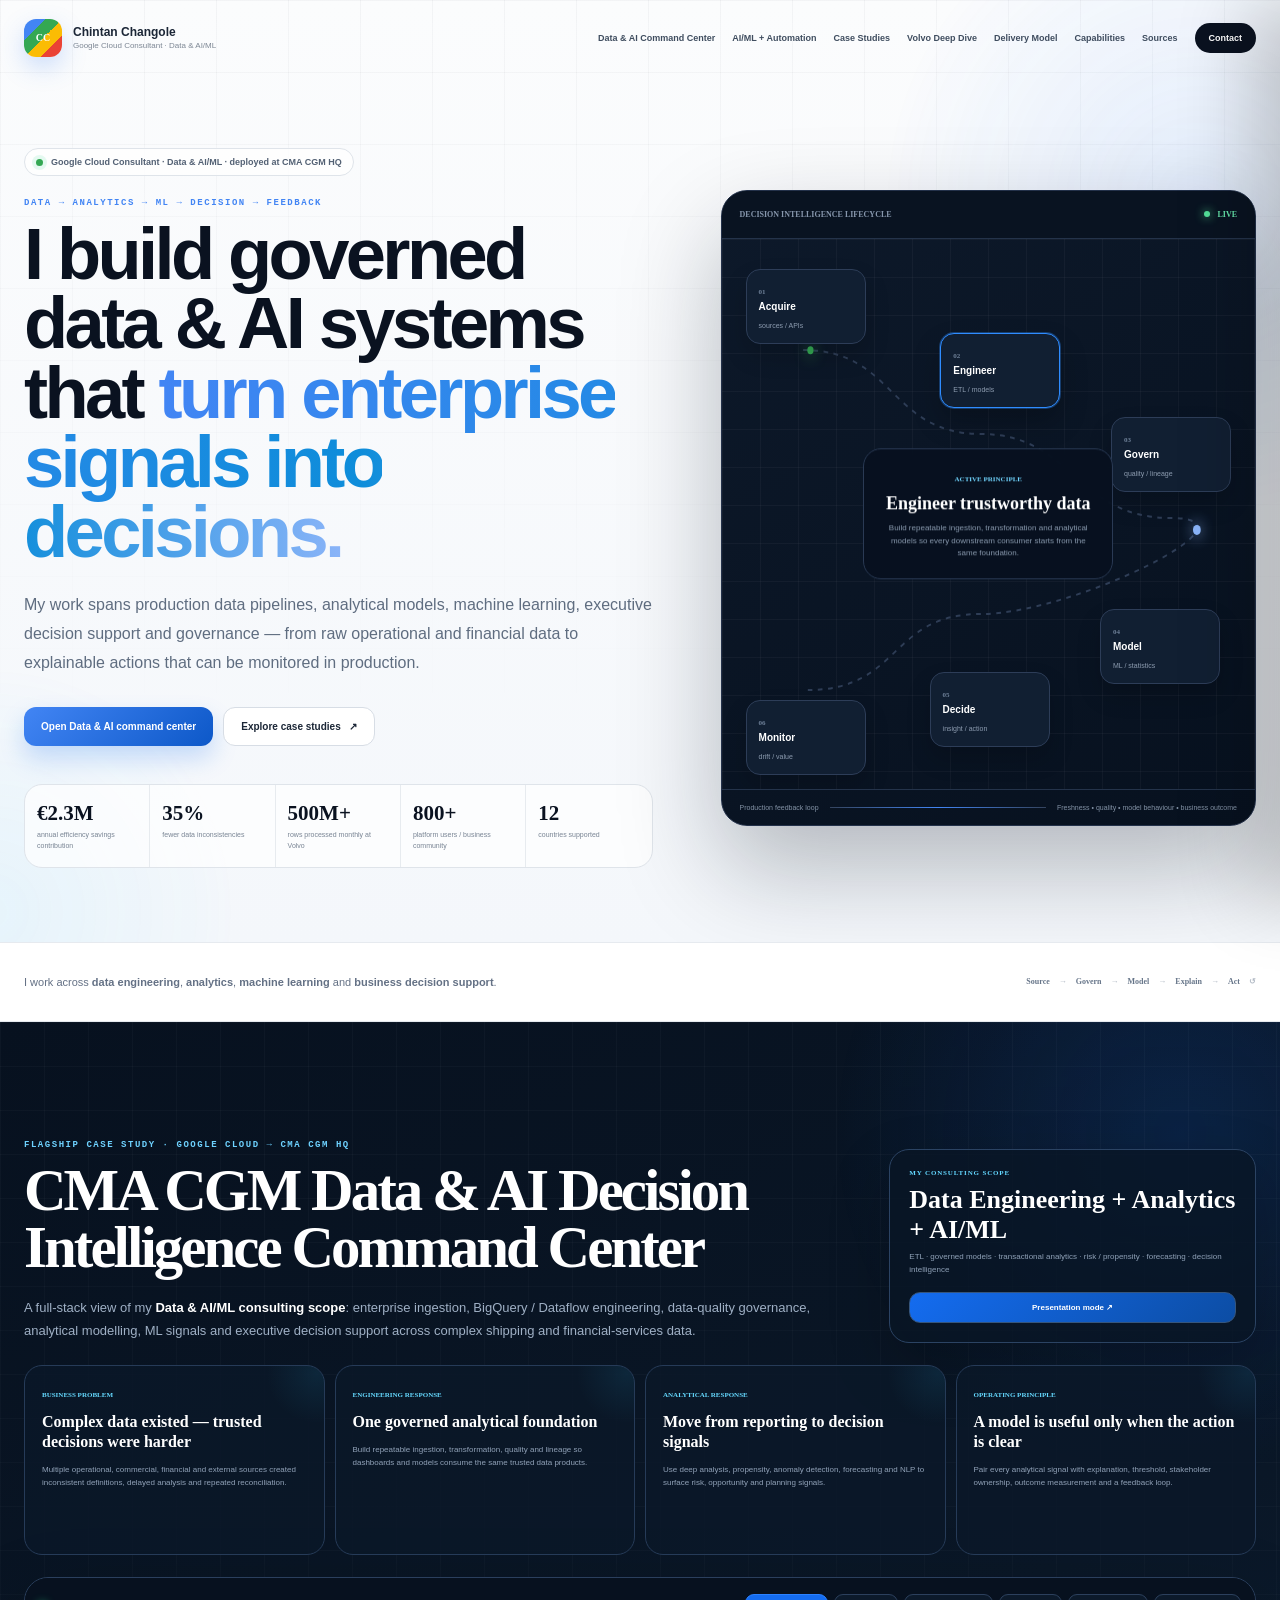
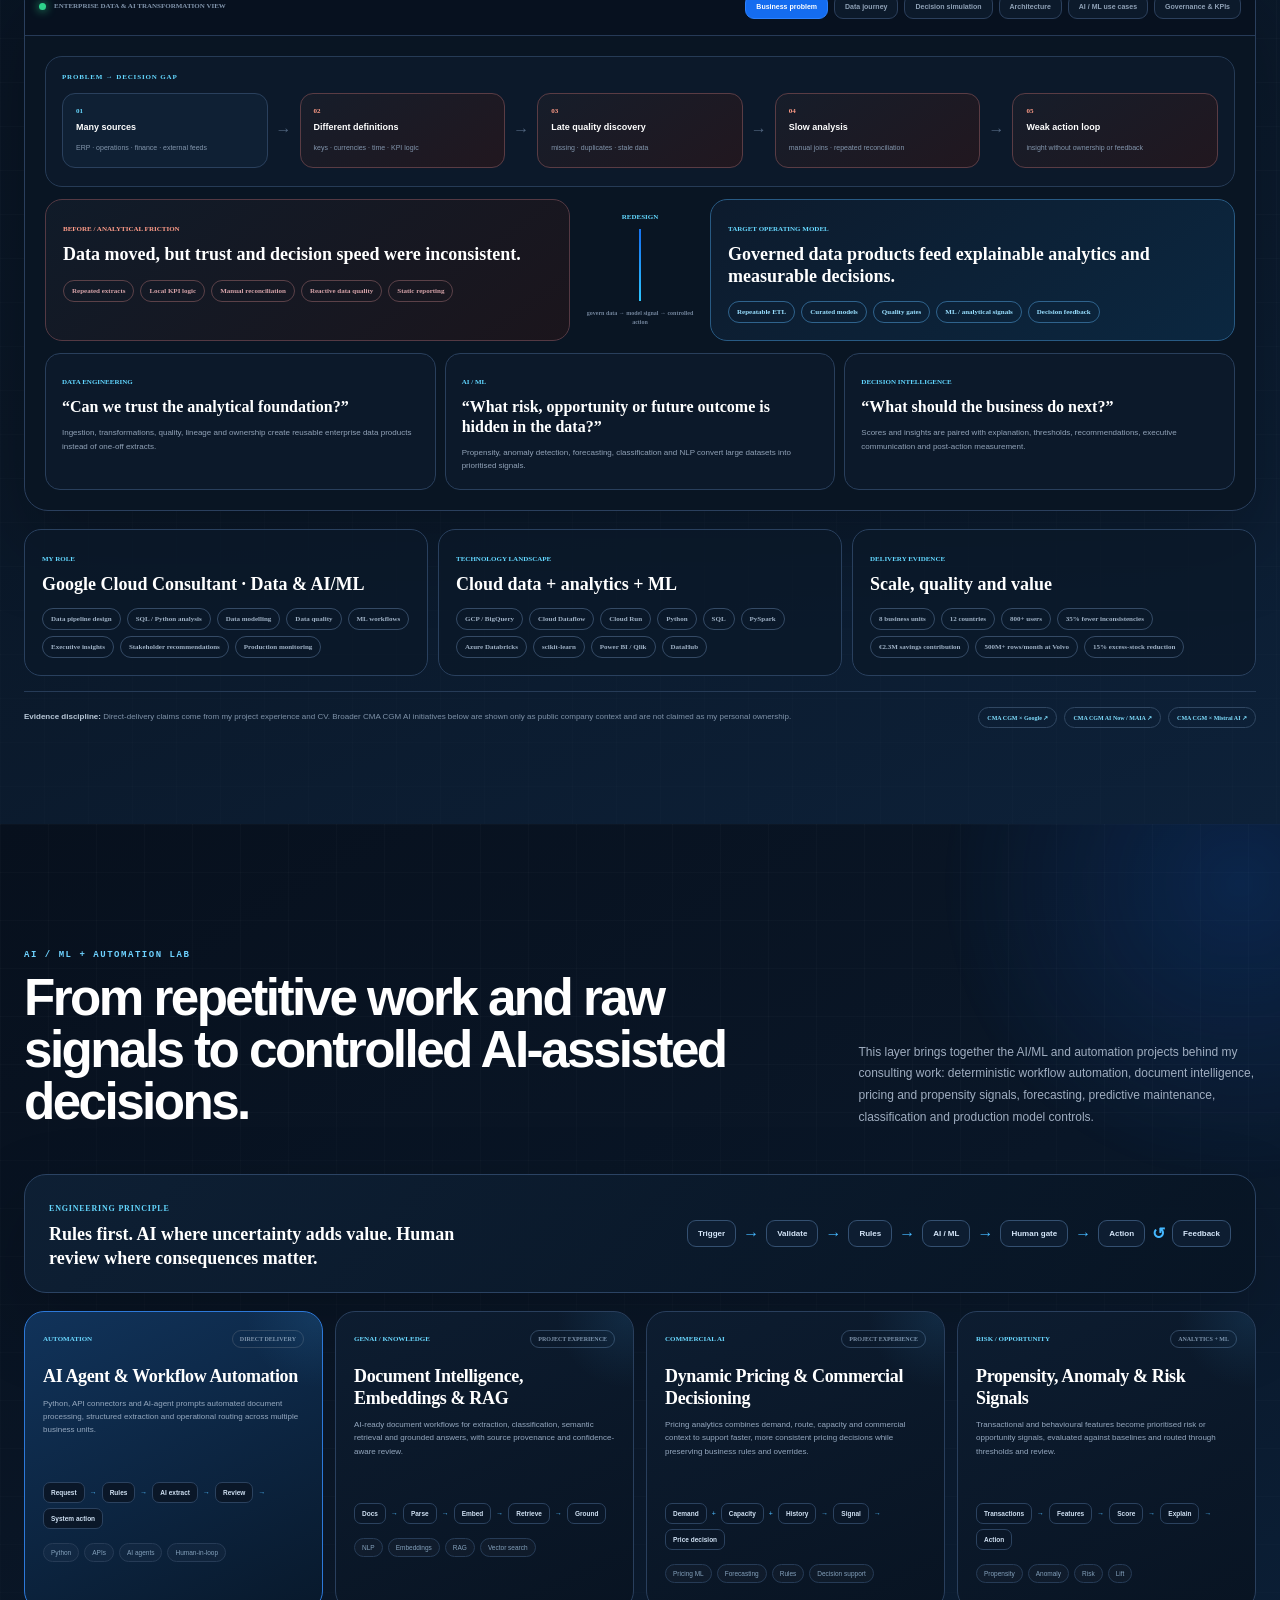
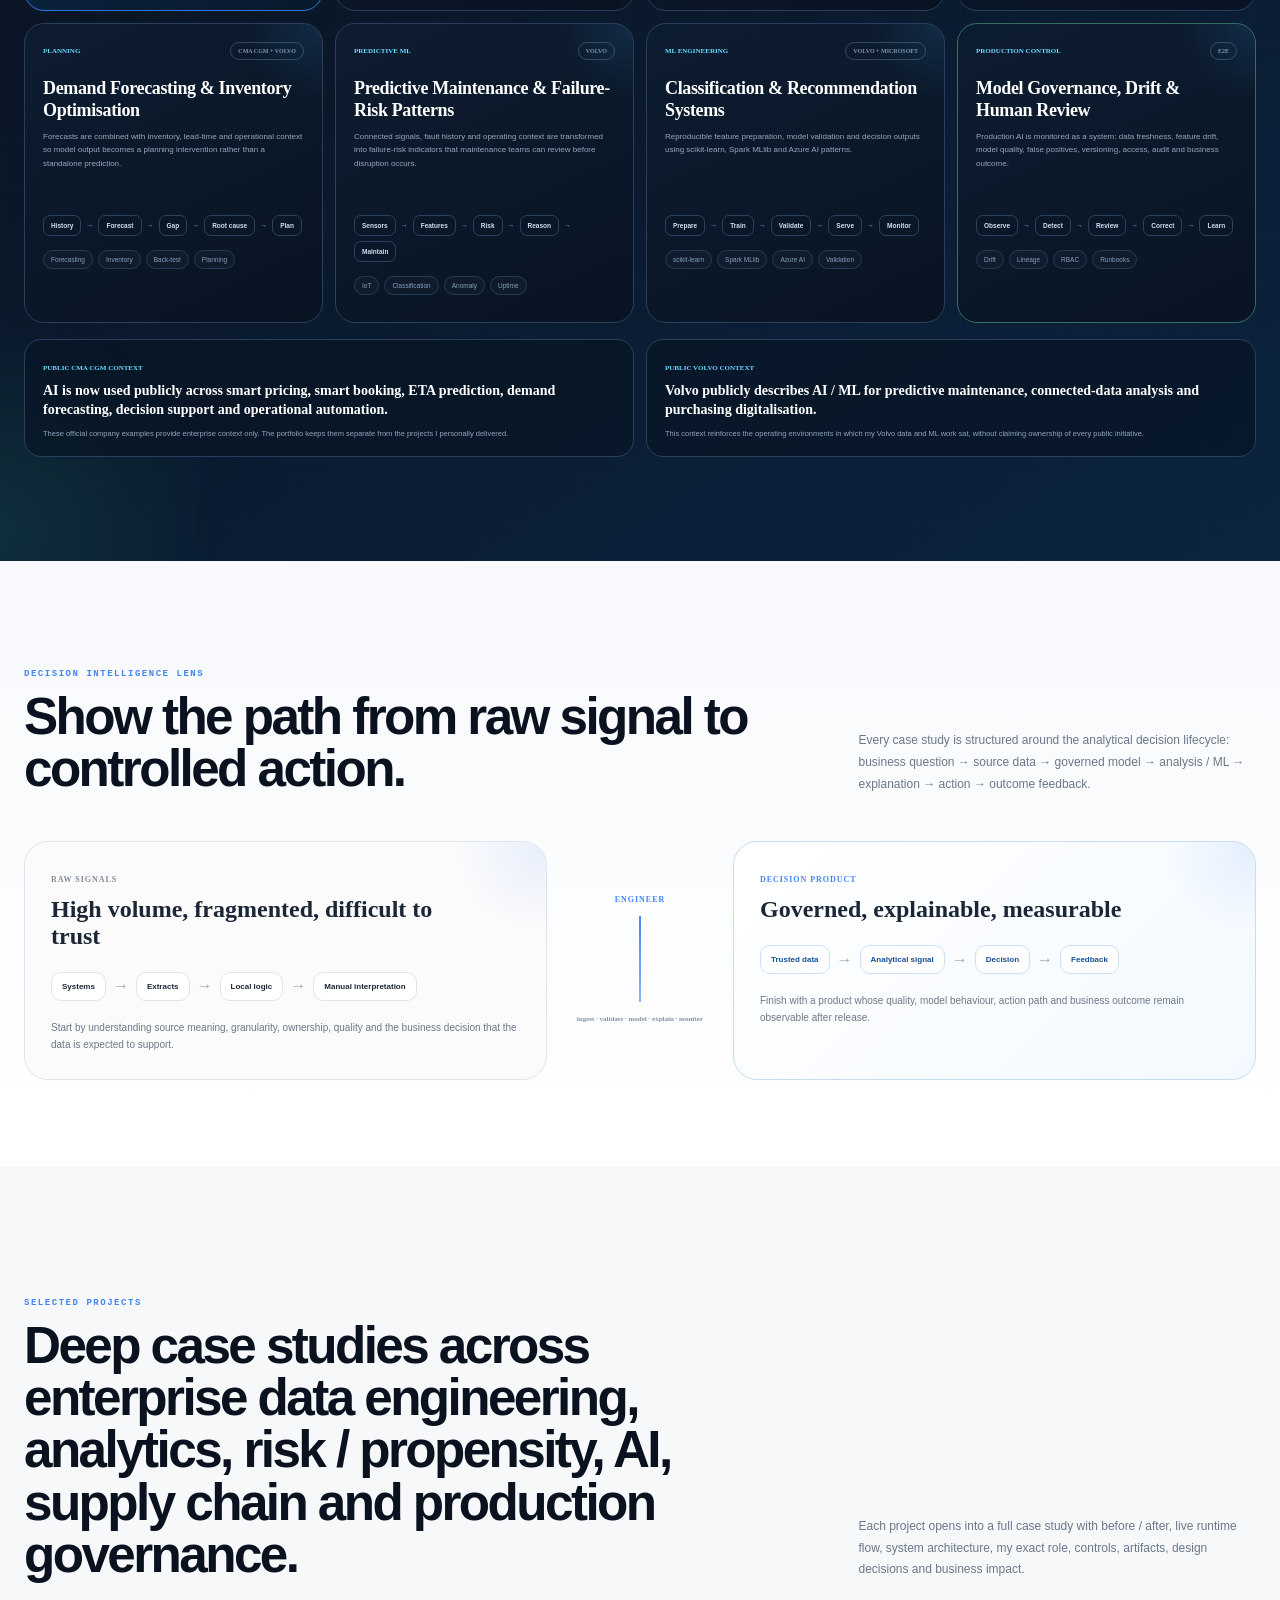
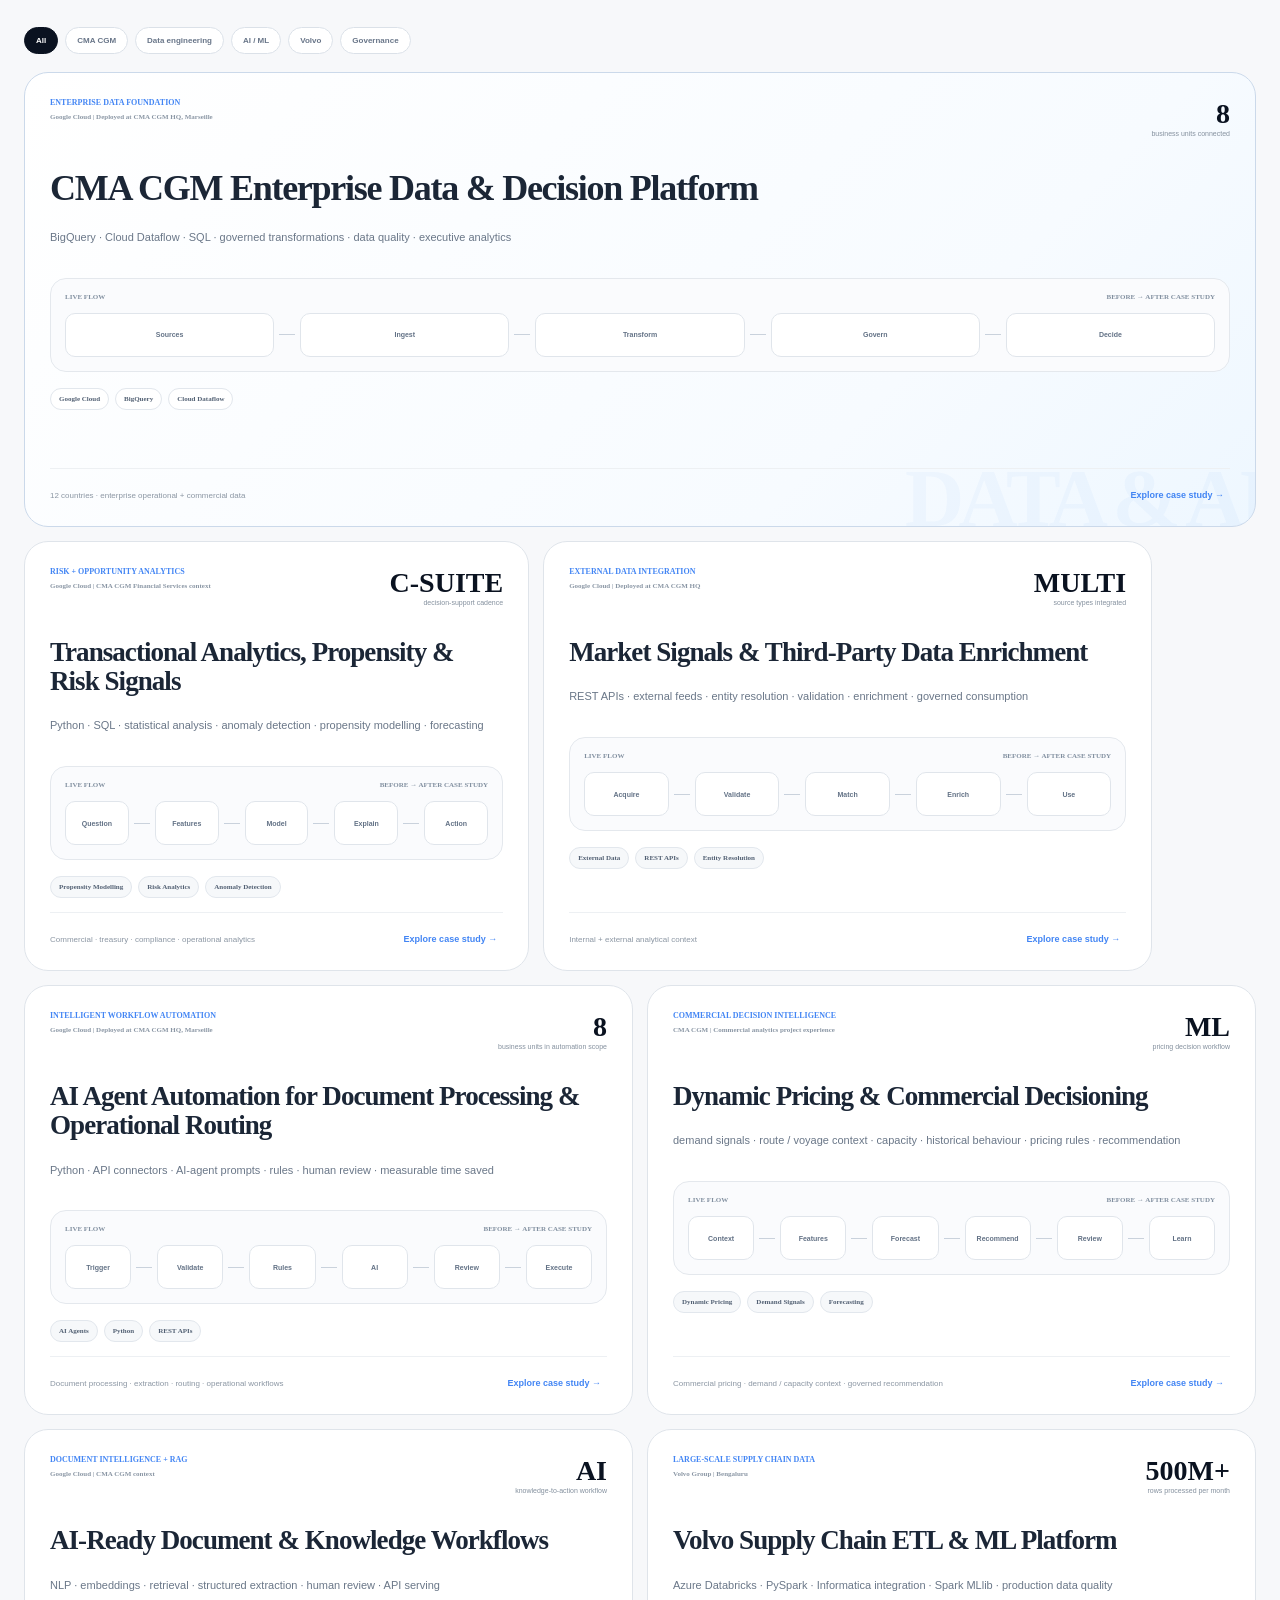
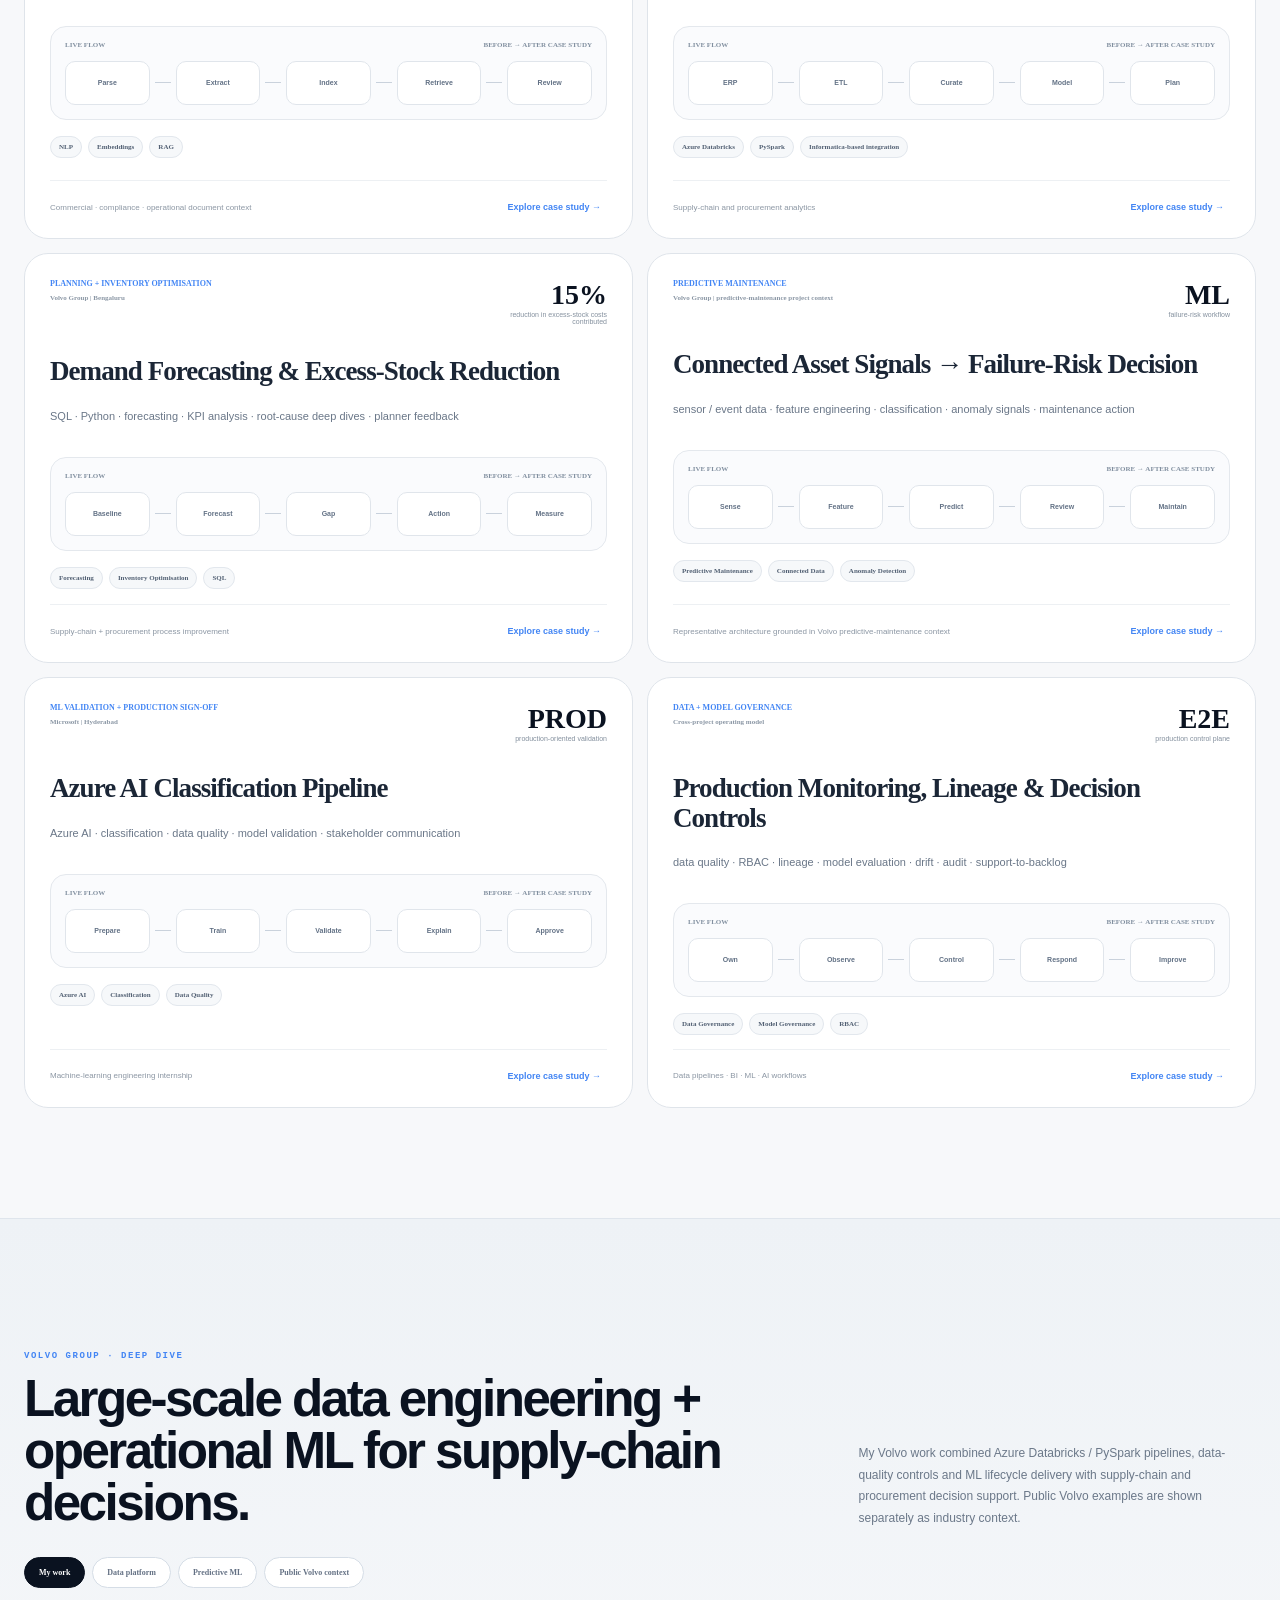
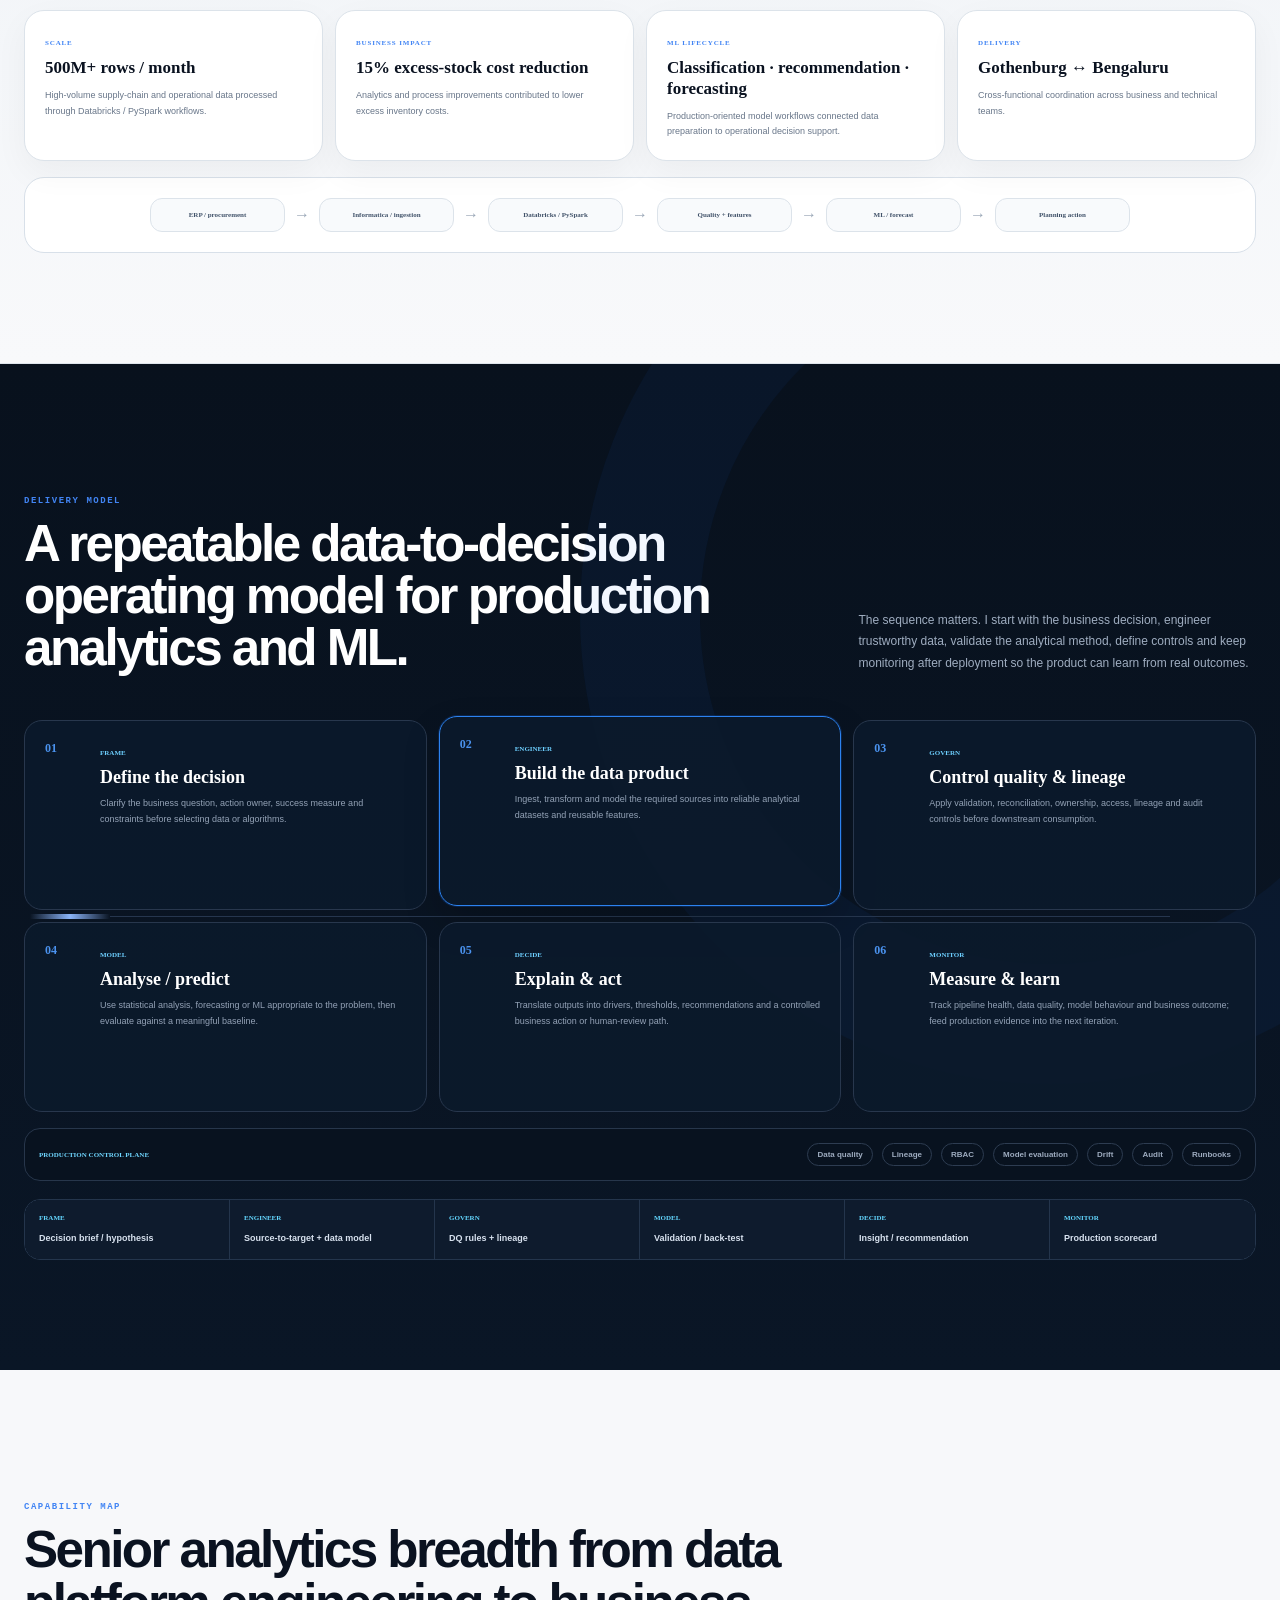
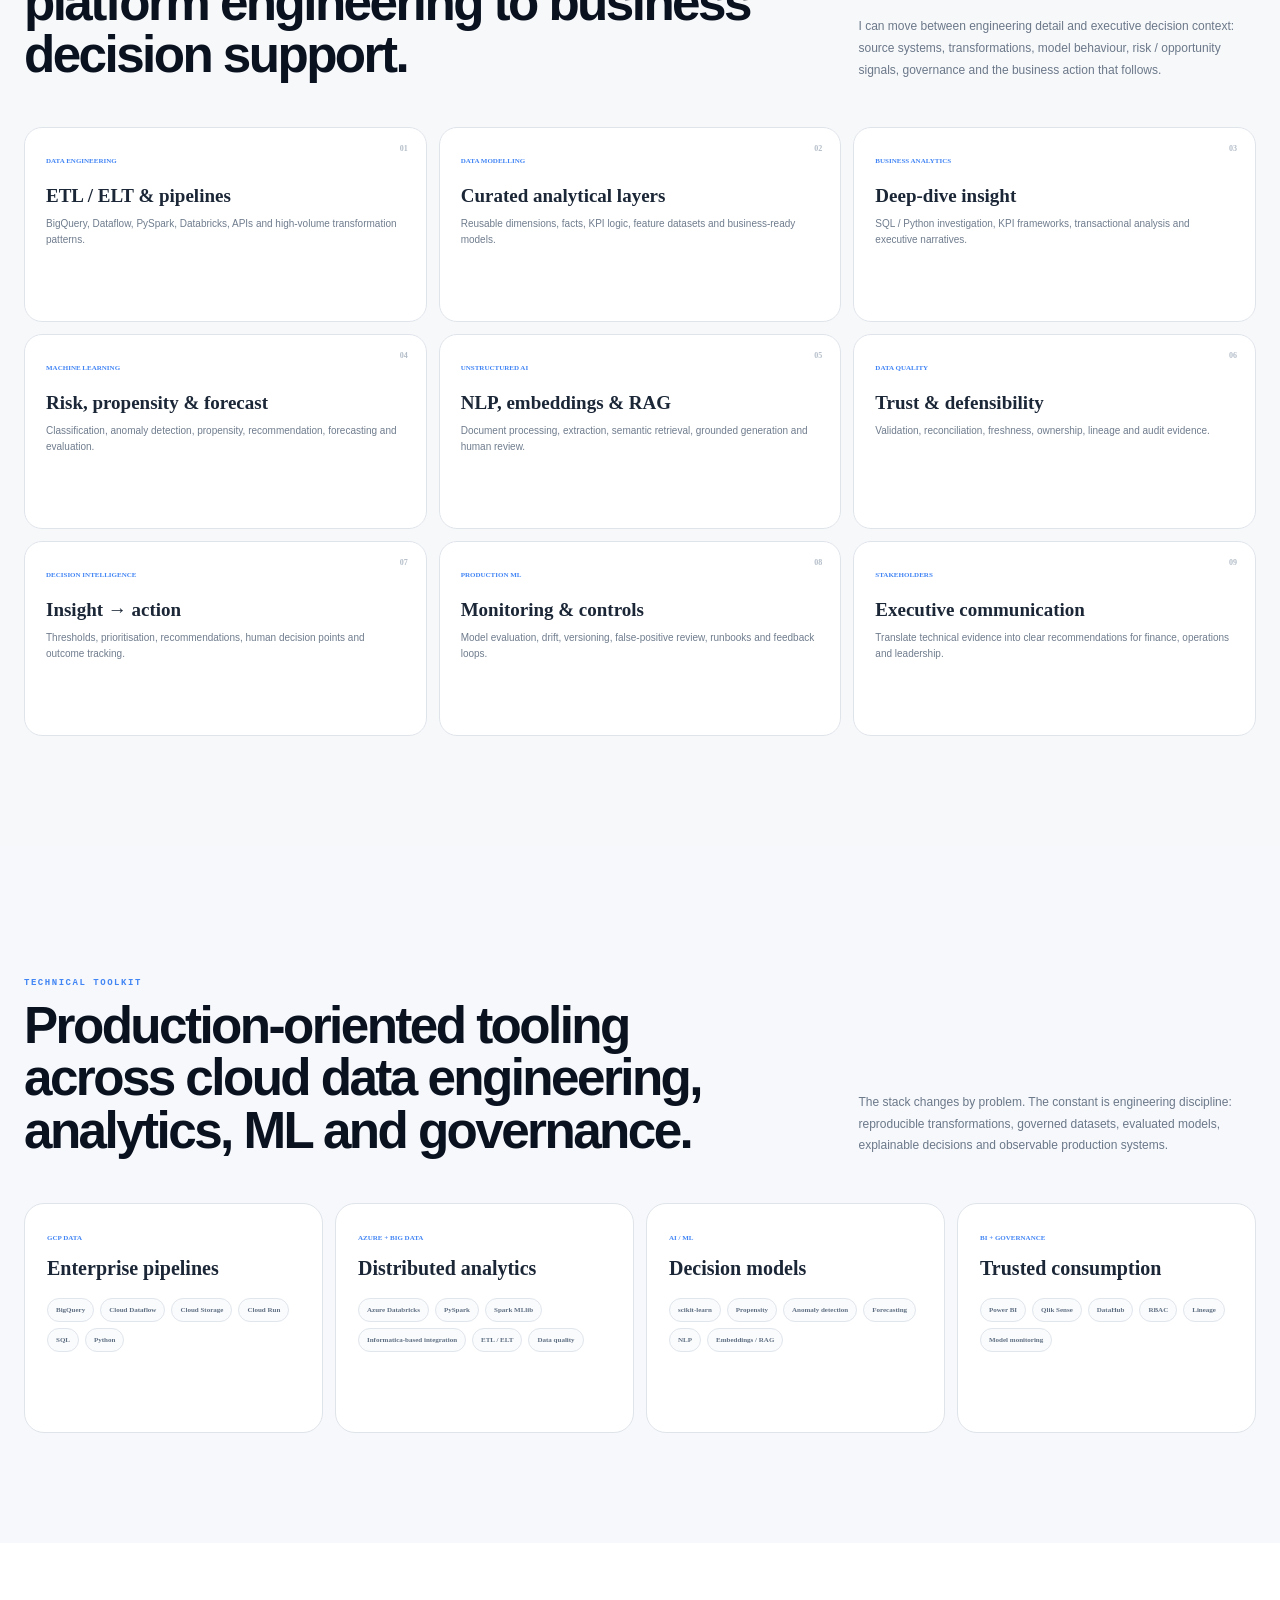
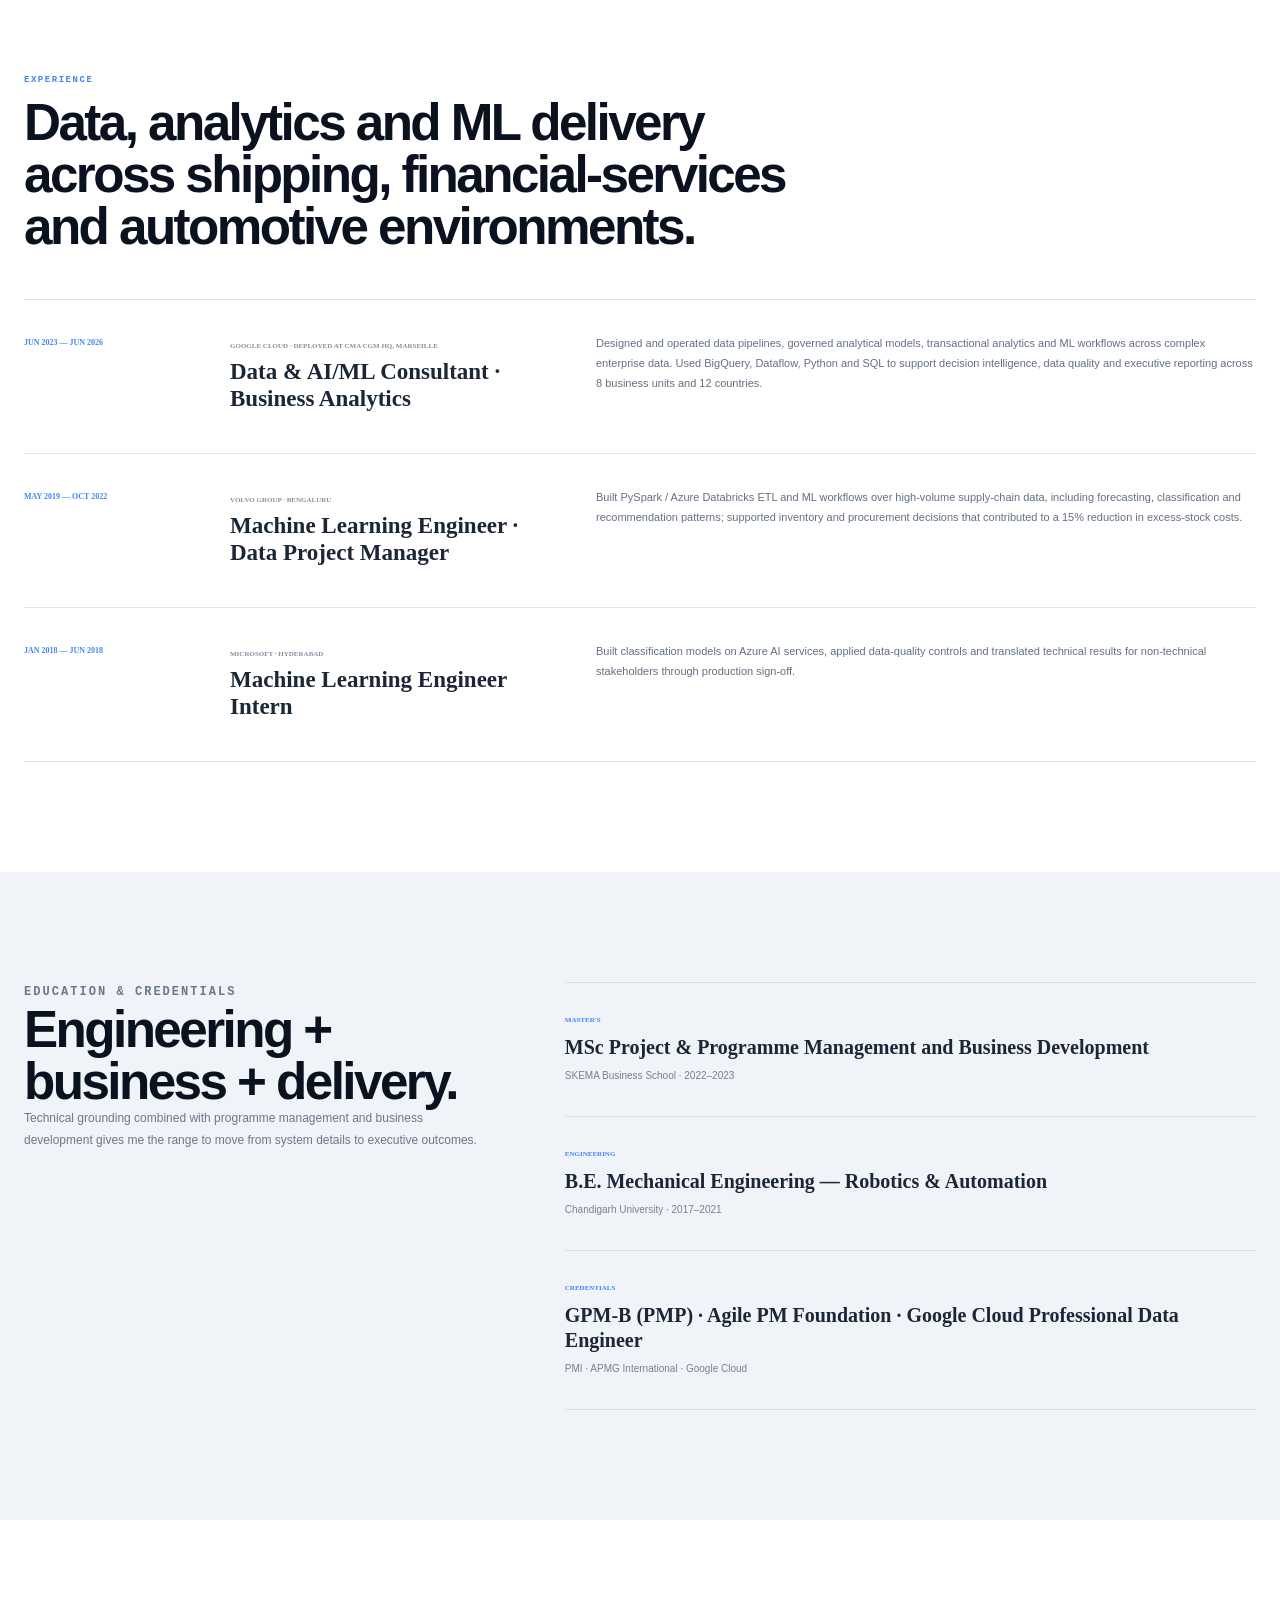
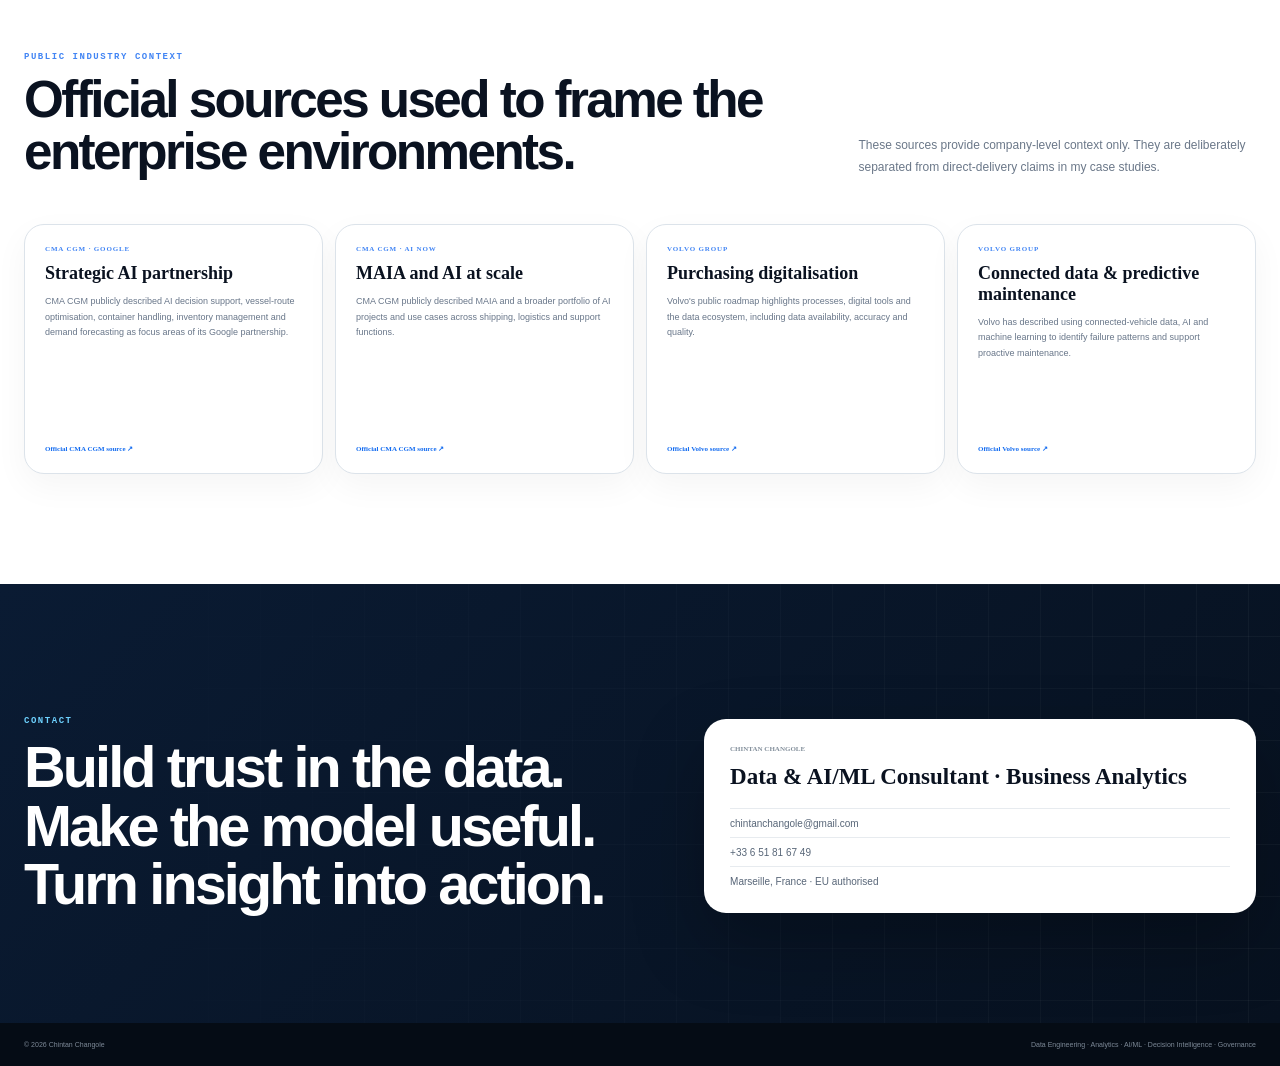
<file: Chintan_Data_AI_ML_Portfolio_v4_VERIFIED_STANDALONE.html>
<!doctype html>
<html lang="en">
<head>
<meta charset="utf-8">
<meta name="viewport" content="width=device-width,initial-scale=1">
<meta name="description" content="Chintan Changole — Data & AI/ML Consultant. Enterprise data engineering, business analytics, machine learning, risk and propensity modelling, decision intelligence and data governance.">
<meta name="theme-color" content="#07111f">
<title>Chintan Changole | Data & AI/ML · Business Analytics · Decision Intelligence</title>

<style>
:root{
  --ink:#0a1220; --navy:#07111f; --navy2:#0d1a2c; --paper:#f7f8fa; --white:#fff;
  --text:#1b2636; --muted:#677486; --line:#dfe4ea; --blue:#4285f4; --cyan:#8ab4f8;
  --green:#34a853; --amber:#fbbc04; --red:#ea4335; --purple:#a142f4;
  --shadow:0 26px 80px rgba(7,17,31,.14); --radius:22px;
}
*{box-sizing:border-box}html{scroll-behavior:smooth}body{margin:0;background:var(--paper);color:var(--text);font-family:Inter,Arial,sans-serif;overflow-x:hidden}body.modal-open{overflow:hidden}
a{color:inherit}.shell{width:min(1240px,calc(100% - 48px));margin:auto}.scroll-progress{position:fixed;inset:0 auto auto 0;height:3px;width:0;background:linear-gradient(90deg,var(--blue),var(--cyan));z-index:200}.cursor-glow{position:fixed;width:380px;height:380px;border-radius:50%;pointer-events:none;z-index:-1;background:radial-gradient(circle,rgba(20,108,240,.08),transparent 68%);transform:translate(-50%,-50%)}
.topbar{height:76px;position:fixed;z-index:120;top:0;left:0;right:0;display:flex;align-items:center;justify-content:space-between;padding:0 max(24px,calc((100vw - 1240px)/2));transition:.25s;border-bottom:1px solid transparent}.topbar.scrolled{background:rgba(247,248,250,.86);backdrop-filter:blur(18px);border-color:rgba(10,18,32,.08)}.brand{display:flex;gap:11px;align-items:center;text-decoration:none}.brand-mark{width:38px;height:38px;border-radius:12px;background:linear-gradient(135deg,var(--blue) 0 28%,var(--green) 28% 50%,var(--amber) 50% 72%,var(--red) 72% 100%);display:grid;place-items:center;color:#fff;font:800 10px Manrope;box-shadow:0 10px 24px rgba(66,133,244,.25)}.brand>span:last-child{display:grid}.brand b{font-size:12px}.brand small{font-size:8px;color:#7d8794;margin-top:2px}.topbar nav{display:flex;gap:24px;align-items:center}.topbar nav a{text-decoration:none;font-size:10px;font-weight:800;color:#3f4d5f}.topbar nav a:hover{color:var(--blue)}.nav-cta{background:var(--ink);color:#fff!important;padding:10px 14px;border-radius:999px}
.hero{min-height:920px;padding:148px 0 74px;position:relative;overflow:hidden;background:linear-gradient(180deg,#fbfcfd 0%,#f4f7fb 100%)}.hero-grid-bg{position:absolute;inset:0;background-image:linear-gradient(rgba(10,18,32,.045) 1px,transparent 1px),linear-gradient(90deg,rgba(10,18,32,.045) 1px,transparent 1px);background-size:72px 72px;mask-image:linear-gradient(to bottom,rgba(0,0,0,.8),transparent 78%)}.hero-beam{position:absolute;border-radius:50%;filter:blur(2px);opacity:.8}.beam-a{width:680px;height:680px;right:-260px;top:-140px;background:radial-gradient(circle,rgba(20,108,240,.13),transparent 68%)}.beam-b{width:520px;height:520px;left:-270px;bottom:-230px;background:radial-gradient(circle,rgba(46,198,255,.09),transparent 70%)}.hero-layout{display:grid;grid-template-columns:1.08fr .92fr;gap:68px;align-items:center;position:relative}.status-pill{display:inline-flex;align-items:center;gap:8px;padding:8px 11px;border:1px solid #dfe4ea;background:rgba(255,255,255,.78);border-radius:999px;font-size:9px;font-weight:800;color:#536174}.status-pill i{width:7px;height:7px;background:var(--green);border-radius:50%;box-shadow:0 0 0 4px rgba(46,211,139,.12)}.eyebrow{font:600 9px IBM Plex Mono,monospace;letter-spacing:.17em;color:var(--blue);margin:22px 0 12px}.eyebrow.light{color:#6ed2ff}.hero h1,.section-head h2,.contact-section h2,.credential-copy h2{font-family:Manrope,sans-serif;letter-spacing:-.05em}.hero h1{font-size:clamp(55px,5.65vw,84px);line-height:.96;margin:0;color:var(--ink);max-width:760px}.hero h1 span{background:linear-gradient(90deg,var(--blue),#0e8dda 70%,var(--cyan));-webkit-background-clip:text;color:transparent}.hero-lead{font-size:16px;line-height:1.8;color:#5f6d80;max-width:760px;margin:24px 0}.hero-actions{display:flex;gap:10px;margin:30px 0}.btn{display:inline-flex;gap:8px;align-items:center;padding:13px 17px;border-radius:12px;text-decoration:none;font-size:10px;font-weight:800;transition:.22s}.btn.primary{color:#fff;background:linear-gradient(135deg,var(--blue),#0d58c8);box-shadow:0 12px 25px rgba(20,108,240,.22)}.btn.ghost{border:1px solid #d7dde5;background:#fff}.btn:hover{transform:translateY(-2px)}.hero-proof{display:grid;grid-template-columns:repeat(5,1fr);margin-top:38px;border:1px solid #dfe4ea;border-radius:18px;background:rgba(255,255,255,.72);overflow:hidden}.hero-proof div{padding:16px 12px;border-right:1px solid #e7ebef}.hero-proof div:last-child{border:0}.hero-proof strong{display:block;font:800 21px Manrope;color:var(--ink)}.hero-proof span{display:block;font-size:7px;color:#788493;margin-top:4px;line-height:1.45}
.hero-system{background:linear-gradient(150deg,#0d192a,#07111f);border:1px solid #23314a;border-radius:26px;box-shadow:0 42px 100px rgba(7,17,31,.28);color:#fff;overflow:hidden}.system-head{height:48px;display:flex;align-items:center;justify-content:space-between;padding:0 18px;background:#091321;border-bottom:1px solid #24334a;font:600 8px IBM Plex Mono;color:#8797ad}.system-head b{color:#67e7ac}.system-head b i{display:inline-block;width:6px;height:6px;border-radius:50%;background:#53df98;margin-right:5px;box-shadow:0 0 10px #53df98}.system-canvas{height:550px;position:relative;background-image:linear-gradient(rgba(255,255,255,.035) 1px,transparent 1px),linear-gradient(90deg,rgba(255,255,255,.035) 1px,transparent 1px);background-size:38px 38px;overflow:hidden}.system-path{position:absolute;inset:35px 25px;width:calc(100% - 50px);height:calc(100% - 70px);overflow:visible}.system-path path{fill:none;stroke:#2e3d56;stroke-width:2;stroke-dasharray:6 7}.packet{fill:var(--cyan);filter:drop-shadow(0 0 8px var(--cyan))}.packet-two{fill:var(--green);filter:drop-shadow(0 0 8px var(--green))}.sys-node{position:absolute;width:120px;border:1px solid #2d3d58;background:#111f32;color:#fff;border-radius:14px;padding:12px;text-align:left;cursor:pointer;transition:.2s;box-shadow:0 12px 24px rgba(0,0,0,.16)}.sys-node:hover,.sys-node.active{border-color:#2f8cff;box-shadow:0 0 0 1px rgba(47,140,255,.35),0 14px 28px rgba(0,0,0,.22);transform:translateY(-2px)}.sys-node small{font:600 7px IBM Plex Mono;color:#6f8199}.sys-node b{display:block;font-size:10px;margin:4px 0}.sys-node span{font-size:7px;color:#8d9cb0}.n1{left:24px;top:30px}.n2{left:41%;top:96px}.n3{right:24px;top:178px}.n4{right:35px;bottom:105px}.n5{left:39%;bottom:42px}.n6{left:24px;bottom:14px}.system-core{position:absolute;left:50%;top:50%;transform:translate(-50%,-50%);width:250px;background:rgba(7,17,31,.88);border:1px solid #2a3a54;border-radius:18px;padding:18px;text-align:center;backdrop-filter:blur(8px)}.system-core span{font:600 7px IBM Plex Mono;color:#72d6ff}.system-core b{display:block;font:700 18px Manrope;margin:8px 0}.system-core p{font-size:8px;line-height:1.6;color:#8c9cb0;margin:0}.system-footer{display:flex;gap:11px;align-items:center;padding:14px 18px;border-top:1px solid #24334a;font-size:7px;color:#8392a5}.system-footer i{height:1px;flex:1;background:linear-gradient(90deg,#34445e,var(--blue),#34445e);position:relative;overflow:hidden}.system-footer i:after{content:"";position:absolute;left:-40px;top:-2px;width:40px;height:5px;background:linear-gradient(90deg,transparent,var(--cyan),transparent);animation:beam 2s linear infinite}@keyframes beam{to{left:100%}}
.impact-strip{background:#fff;border-top:1px solid #e6eaef;border-bottom:1px solid #e6eaef}.impact-inner{padding:22px 0;display:flex;align-items:center;justify-content:space-between;gap:30px}.impact-inner p{font-size:11px;color:#647185}.impact-flow{display:flex;align-items:center;gap:9px;font:600 8px IBM Plex Mono;color:#667589}.impact-flow i{font-style:normal;color:#b2bac5}.section{padding:110px 0}.section-head{display:grid;grid-template-columns:1.25fr .65fr;gap:70px;align-items:end;margin-bottom:46px}.section-head h2,.credential-copy h2{font-size:clamp(40px,4vw,60px);line-height:1.02;margin:0;color:var(--ink)}.section-head>p,.credential-copy>p{font-size:12px;line-height:1.8;color:#6b7889;margin:0}.section-head.inverse h2{color:#fff}.section-head.inverse>p{color:#9fadc0}
.project-filters{display:flex;gap:7px;flex-wrap:wrap;margin-bottom:18px}.project-filters button{border:1px solid #dbe1e8;background:#fff;border-radius:999px;padding:8px 11px;font-size:8px;font-weight:800;color:#687588;cursor:pointer;transition:.18s}.project-filters button:hover,.project-filters button.active{background:var(--ink);border-color:var(--ink);color:#fff}.project-grid{display:grid;grid-template-columns:repeat(12,1fr);gap:14px}.project-card{grid-column:span 6;min-height:410px;background:#fff;border:1px solid #dfe4ea;border-radius:24px;padding:25px;position:relative;overflow:hidden;display:flex;flex-direction:column;transition:.28s}.project-card.featured:first-child{grid-column:span 7}.project-card:nth-child(2){grid-column:span 5}.project-card:hover{transform:translateY(-5px);box-shadow:var(--shadow);border-color:#cfd7e1}.project-card:before{content:"";position:absolute;inset:0 0 auto;height:4px;background:linear-gradient(90deg,var(--blue),var(--cyan));transform:scaleX(0);transform-origin:left;transition:.35s}.project-card:hover:before{transform:scaleX(1)}.project-top{display:flex;align-items:flex-start;justify-content:space-between;gap:14px}.project-kicker{font:600 8px IBM Plex Mono;color:var(--blue)}.project-metric{text-align:right}.project-metric b{display:block;font:800 28px Manrope;color:var(--ink)}.project-metric span{display:block;font-size:7px;color:#84909e;max-width:130px}.project-card h3{font:800 27px/1.08 Manrope;margin:32px 0 9px;letter-spacing:-.035em}.project-card>p{font-size:11px;line-height:1.72;color:#6a7788;max-width:650px}.mini-runtime{margin:20px 0 16px;border:1px solid #e4e8ed;border-radius:16px;padding:14px;background:#fafbfd;overflow:hidden}.mini-runtime-head{display:flex;justify-content:space-between;font:600 7px IBM Plex Mono;color:#8290a0;margin-bottom:12px}.mini-runtime-flow{display:flex;align-items:center;gap:5px}.mini-node{flex:1;min-width:0;height:44px;border:1px solid #e0e5eb;background:#fff;border-radius:10px;display:grid;place-items:center;padding:4px;font-size:7px;font-weight:800;color:#627185;position:relative;transition:.22s}.mini-node.active{background:#0d1a2b;color:#fff;border-color:#0d1a2b;box-shadow:0 8px 18px rgba(7,17,31,.14)}.mini-arrow{width:16px;height:1px;background:#cad2dc;position:relative;overflow:hidden}.mini-arrow:after{content:"";position:absolute;width:7px;height:3px;background:var(--blue);top:-1px;left:-8px;animation:miniPulse 1.3s linear infinite}@keyframes miniPulse{to{left:100%}}.tag-row{display:flex;gap:5px;flex-wrap:wrap}.tag-row span{font:600 7px IBM Plex Mono;padding:6px 7px;border:1px solid #e0e5eb;background:#fff;border-radius:7px;color:#687588}.project-bottom{margin-top:auto;padding-top:20px;border-top:1px solid #edf0f3;display:flex;align-items:center;justify-content:space-between;gap:16px}.project-bottom small{font-size:8px;color:#8b96a3}.project-open{border:0;background:none;color:var(--blue);font-size:9px;font-weight:800;cursor:pointer}.project-card.hidden{display:none}
.dark{background:linear-gradient(180deg,#08111d,#0a1626);color:#fff}.process-section{position:relative;overflow:hidden}.process-section:before{content:"";position:absolute;right:-240px;top:-220px;width:700px;height:700px;border:120px solid rgba(20,108,240,.055);border-radius:50%}.process-engine{display:grid;grid-template-columns:repeat(3,1fr);gap:12px;position:relative}.process-track{position:absolute;left:7%;right:7%;top:50%;height:1px;background:#26364e;z-index:0}.process-track i{position:absolute;top:-2px;left:-80px;width:80px;height:5px;background:linear-gradient(90deg,transparent,var(--cyan),transparent);animation:processBeam 4.2s linear infinite}@keyframes processBeam{to{left:100%}}.process-stage{position:relative;z-index:1;display:grid;grid-template-columns:42px 1fr;gap:13px;min-height:190px;padding:20px;border:1px solid #28374d;background:rgba(12,26,44,.9);border-radius:18px;transition:.25s;cursor:pointer}.process-stage:hover,.process-stage.active{border-color:#2c82ef;box-shadow:0 0 0 1px rgba(20,108,240,.2),0 16px 36px rgba(0,0,0,.18);transform:translateY(-4px)}.process-stage>span{font:700 12px IBM Plex Mono;color:#4b93ef}.process-stage small{font:600 7px IBM Plex Mono;color:#6dcfff}.process-stage h3{font:700 18px Manrope;margin:8px 0}.process-stage p{font-size:9px;line-height:1.7;color:#94a3b7;margin:0}.governance-rail{margin-top:16px;border:1px solid #27364b;background:#08121f;border-radius:16px;padding:14px;display:flex;gap:9px;align-items:center;flex-wrap:wrap}.governance-rail span{font:600 7px IBM Plex Mono;color:#6fd6ff;margin-right:auto}.governance-rail b{font-size:8px;border:1px solid #2d3c51;border-radius:999px;padding:6px 9px;color:#9eacc0}
.capability-grid{display:grid;grid-template-columns:repeat(3,1fr);gap:12px}.cap-card{border:1px solid #dfe4ea;background:#fff;border-radius:18px;padding:21px;min-height:195px;position:relative;transition:.24s}.cap-card:hover{transform:translateY(-4px);box-shadow:0 16px 34px rgba(7,17,31,.08);border-color:#cad4df}.cap-card>span{position:absolute;right:18px;top:16px;font:600 8px IBM Plex Mono;color:#b3bdc8}.cap-card small{font:700 7px IBM Plex Mono;color:var(--blue)}.cap-card h3{font:800 19px/1.2 Manrope;margin:18px 0 8px}.cap-card p{font-size:10px;line-height:1.65;color:#6f7c8d;margin:0}.experience-section{background:#fff}.timeline{border-top:1px solid #dde3e9}.timeline-item{display:grid;grid-template-columns:170px 330px 1fr;gap:36px;padding:34px 0;border-bottom:1px solid #dde3e9}.time{font:700 8px IBM Plex Mono;color:var(--blue);padding-top:4px}.role small{font:600 7px IBM Plex Mono;color:#84909f}.role h3{font:800 23px/1.15 Manrope;margin:7px 0}.desc p{font-size:11px;line-height:1.8;color:#637082;margin:0}.credentials-section{background:#f0f3f7}.credentials-grid{display:grid;grid-template-columns:.8fr 1.2fr;gap:80px}.credential-copy{position:sticky;top:110px;height:max-content}.credential-cards{border-top:1px solid #d7dee6}.credential{padding:25px 0;border-bottom:1px solid #d7dee6}.credential small{font:700 7px IBM Plex Mono;color:var(--blue)}.credential h3{font:800 20px/1.25 Manrope;margin:9px 0}.credential p{font-size:10px;color:#758192}.contact-section{background:linear-gradient(135deg,#0a1b33,#07111f);color:#fff;padding:110px 0;position:relative;overflow:hidden}.contact-grid-art{position:absolute;inset:0;background-image:linear-gradient(rgba(255,255,255,.04) 1px,transparent 1px),linear-gradient(90deg,rgba(255,255,255,.04) 1px,transparent 1px);background-size:52px 52px;mask-image:linear-gradient(90deg,transparent,black)}.contact-layout{position:relative;display:grid;grid-template-columns:1.05fr .95fr;gap:70px;align-items:end}.contact-section h2{font-size:clamp(42px,4.5vw,66px);line-height:1.01;margin:0}.contact-card{background:#fff;color:var(--ink);border-radius:22px;padding:26px;box-shadow:0 30px 70px rgba(0,0,0,.25);display:grid;gap:8px}.contact-card small{font:700 7px IBM Plex Mono;color:#84909c}.contact-card h3{font:800 23px Manrope;margin:3px 0 10px}.contact-card a,.contact-card span{text-decoration:none;font-size:10px;color:#586678;padding-top:9px;border-top:1px solid #e7ebef}footer{background:#050c15;color:#7d8997;padding:18px 0}footer .shell{display:flex;justify-content:space-between;font-size:7px}
.project-modal{position:fixed;inset:0;z-index:300;pointer-events:none}.project-modal.open{pointer-events:auto}.modal-backdrop{position:absolute;inset:0;background:rgba(2,8,15,.72);backdrop-filter:blur(5px);opacity:0;transition:.25s}.project-modal.open .modal-backdrop{opacity:1}.modal-panel{position:absolute;right:0;top:0;width:min(960px,96vw);height:100%;overflow:auto;background:#f8fafc;transform:translateX(100%);transition:.36s cubic-bezier(.2,.8,.2,1);box-shadow:-30px 0 70px rgba(0,0,0,.2)}.project-modal.open .modal-panel{transform:none}.modal-close{position:sticky;top:16px;float:right;margin:16px 16px 0 0;width:38px;height:38px;border:0;border-radius:12px;background:#0a1423;color:#fff;font-size:21px;cursor:pointer;z-index:5}.modal-hero{padding:58px 52px 28px;background:linear-gradient(145deg,#0a1628,#07111f);color:#fff}.modal-kicker{font:600 8px IBM Plex Mono;color:#66d5ff}.modal-hero h2{font:800 46px/1.02 Manrope;margin:12px 0;letter-spacing:-.045em}.modal-hero>p{font-size:12px;line-height:1.7;color:#9eacc0;max-width:760px}.modal-meta{display:flex;gap:8px;flex-wrap:wrap;margin-top:18px}.modal-meta span{font:600 7px IBM Plex Mono;border:1px solid #2d3d55;border-radius:999px;padding:7px 9px;color:#a8b5c7}.modal-body{padding:30px 52px 55px}.modal-tabs{display:flex;gap:5px;position:sticky;top:0;background:#f8fafc;padding:9px 0;border-bottom:1px solid #dde3e9;z-index:4}.modal-tabs button{border:0;background:none;padding:9px 10px;font-size:8px;font-weight:800;color:#7c8998;cursor:pointer}.modal-tabs button.active{color:var(--blue);border-bottom:2px solid var(--blue)}.tab-panel{display:none}.tab-panel.active{display:block}.modal-section-title{font:700 8px IBM Plex Mono;color:var(--blue);margin:26px 0 12px}.problem-panel,.impact-panel{border:1px solid #dfe4ea;background:#fff;border-radius:16px;padding:19px}.problem-panel p,.impact-panel p{font-size:11px;line-height:1.75;color:#647183;margin:0}.contribution-list{display:grid;gap:8px}.contribution-list div{display:grid;grid-template-columns:35px 1fr;border:1px solid #e0e5eb;border-radius:13px;background:#fff;padding:14px}.contribution-list b{font:700 9px IBM Plex Mono;color:var(--blue)}.contribution-list p{font-size:10px;line-height:1.65;color:#657284;margin:0}.runtime-shell{border:1px solid #d9e0e7;border-radius:18px;background:#fff;overflow:hidden}.runtime-toolbar{display:flex;justify-content:space-between;align-items:center;padding:12px 14px;background:#f2f5f8;border-bottom:1px solid #dfe4ea}.runtime-toolbar span{font:600 7px IBM Plex Mono;color:#758295}.runtime-controls{display:flex;gap:5px}.runtime-controls button{border:1px solid #d6dde5;background:#fff;border-radius:8px;padding:6px 9px;font-size:8px;font-weight:800;cursor:pointer}.runtime-controls button:hover{border-color:var(--blue);color:var(--blue)}.runtime-track{position:relative;padding:28px 22px 18px;display:grid;grid-template-columns:repeat(7,1fr);gap:8px}.runtime-line{position:absolute;left:7%;right:7%;top:52px;height:2px;background:#dfe4ea;overflow:hidden}.runtime-line i{position:absolute;left:0;top:0;height:100%;width:0;background:linear-gradient(90deg,var(--blue),var(--cyan));transition:width .35s}.runtime-node{position:relative;z-index:1;min-width:0;text-align:center;cursor:pointer}.runtime-node .dot{width:17px;height:17px;border-radius:50%;border:4px solid #fff;background:#c8d1dc;box-shadow:0 0 0 1px #c8d1dc;margin:auto;transition:.22s}.runtime-node.active .dot,.runtime-node.done .dot{background:var(--blue);box-shadow:0 0 0 1px var(--blue),0 0 18px rgba(20,108,240,.35)}.runtime-node b{display:block;font-size:8px;margin-top:10px;white-space:nowrap;overflow:hidden;text-overflow:ellipsis}.runtime-node small{display:block;font-size:6px;color:#8692a0;margin-top:3px}.runtime-detail{margin:0 22px 22px;border-radius:14px;background:#0b1727;color:#fff;padding:16px;display:grid;grid-template-columns:80px 1fr;gap:15px}.runtime-detail span{font:600 7px IBM Plex Mono;color:#5dd5ff}.runtime-detail b{display:block;font:700 15px Manrope;margin:4px 0}.runtime-detail p{font-size:9px;line-height:1.65;color:#9aa9bc;margin:0}.control-grid{display:grid;grid-template-columns:repeat(3,1fr);gap:7px}.control-grid span{border:1px solid #dfe4ea;background:#fff;border-radius:10px;padding:10px;font:600 8px IBM Plex Mono;color:#5e6b7c}.reveal{opacity:0;transform:translateY(22px);transition:opacity .65s ease,transform .65s ease}.reveal.visible{opacity:1;transform:none}
@media(max-width:1100px){.hero-layout{grid-template-columns:1fr}.hero-system{max-width:760px}.hero-proof{grid-template-columns:repeat(5,1fr)}.project-card,.project-card.featured:first-child,.project-card:nth-child(2){grid-column:span 6}.timeline-item{grid-template-columns:140px 270px 1fr}}
@media(max-width:850px){.topbar nav a:not(.nav-cta){display:none}.section-head,.credentials-grid,.contact-layout{grid-template-columns:1fr}.credential-copy{position:static}.project-card,.project-card.featured:first-child,.project-card:nth-child(2){grid-column:span 12}.process-engine,.capability-grid{grid-template-columns:1fr 1fr}.process-track{display:none}.timeline-item{grid-template-columns:1fr;gap:9px}.hero-proof{grid-template-columns:repeat(3,1fr)}.impact-inner{display:block}.impact-flow{margin-top:10px;flex-wrap:wrap}}
@media(max-width:560px){.shell{width:min(100% - 28px,1240px)}.topbar{padding:0 14px}.hero{padding-top:122px}.hero h1{font-size:49px}.hero-proof{grid-template-columns:1fr 1fr}.hero-proof div{border-bottom:1px solid #e7ebef}.system-canvas{height:620px}.system-core{width:210px}.n2{left:auto;right:24px;top:90px}.n5{left:auto;right:24px;bottom:45px}.impact-flow{display:none}.section{padding:78px 0}.process-engine,.capability-grid{grid-template-columns:1fr}.project-filters{overflow-x:auto;flex-wrap:nowrap;padding-bottom:6px}.project-filters button{white-space:nowrap}.modal-panel{width:100vw}.modal-hero,.modal-body{padding-left:20px;padding-right:20px}.modal-hero h2{font-size:36px}.runtime-track{grid-template-columns:1fr;gap:5px;padding:15px}.runtime-line{display:none}.runtime-node{display:grid;grid-template-columns:25px 1fr;text-align:left;align-items:center;border-bottom:1px solid #edf0f3;padding:7px}.runtime-node .dot{margin:0}.runtime-node b{margin:0}.runtime-node small{display:none}.runtime-detail{margin:0 15px 15px;grid-template-columns:1fr}.control-grid{grid-template-columns:1fr 1fr}footer .shell{display:grid;gap:6px}}
@media(prefers-reduced-motion:reduce){*,*:before,*:after{scroll-behavior:auto!important;animation-duration:.001ms!important;animation-iteration-count:1!important;transition-duration:.001ms!important}}

/* v12 — e-commerce + application architecture */
.project-card.spotlight{grid-column:span 12!important;min-height:455px;background:linear-gradient(135deg,#ffffff 0%,#f7fbff 70%,#eef7ff 100%);border-color:#cbd9ea}.project-card.spotlight:after{content:"E-COMMERCE";position:absolute;right:-12px;bottom:-22px;font:800 86px Manrope;color:rgba(20,108,240,.035);letter-spacing:-.07em;pointer-events:none}.project-card.spotlight h3{font-size:36px;max-width:820px}.project-card.spotlight>p{max-width:900px}.project-company{font:600 7px IBM Plex Mono;color:#8b97a5;margin-top:6px}.project-focus{display:flex;gap:6px;flex-wrap:wrap;margin:0 0 14px}.project-focus span{font:600 7px IBM Plex Mono;color:#536174;background:#f6f8fa;border:1px solid #e2e7ed;border-radius:999px;padding:6px 8px}.project-card.spotlight .project-focus span{background:#fff}.mini-runtime-flow{position:relative}.mini-node{position:relative;z-index:2}.mini-node.active:after{content:"";position:absolute;inset:-4px;border-radius:13px;border:1px solid rgba(20,108,240,.22);animation:nodePulse .7s ease-out}.mini-arrow{position:relative;overflow:hidden}.mini-arrow:after{content:"";position:absolute;width:10px;height:2px;left:-12px;top:50%;background:var(--cyan);box-shadow:0 0 8px var(--cyan);animation:miniPacket 1.05s linear infinite}@keyframes miniPacket{to{left:100%}}@keyframes nodePulse{from{opacity:1;transform:scale(.94)}to{opacity:0;transform:scale(1.08)}}
.runtime-track{grid-template-columns:repeat(var(--runtime-count),1fr)}.runtime-line em{position:absolute;top:-4px;width:10px;height:10px;margin-left:-5px;border-radius:50%;background:var(--cyan);box-shadow:0 0 14px rgba(46,198,255,.75);transition:left .35s;left:0}.runtime-node.active .dot{animation:runtimePulse 1.2s ease-in-out infinite}@keyframes runtimePulse{50%{box-shadow:0 0 0 6px rgba(20,108,240,.08),0 0 22px rgba(20,108,240,.4)}}
.architecture-shell{border:1px solid #d9e0e7;border-radius:18px;background:#fff;overflow:hidden}.architecture-head{display:flex;justify-content:space-between;align-items:center;padding:12px 14px;background:#0b1727;color:#fff;font:600 7px IBM Plex Mono}.architecture-head div{color:#65e1a5}.architecture-head div i{display:inline-block;width:6px;height:6px;border-radius:50%;background:#53df98;margin-right:6px;box-shadow:0 0 10px #53df98}.architecture-flow{display:grid;grid-template-columns:repeat(calc(var(--arch-count) * 2 - 1),minmax(0,auto));align-items:center;padding:24px 16px;overflow-x:auto;background-image:linear-gradient(rgba(10,18,32,.03) 1px,transparent 1px),linear-gradient(90deg,rgba(10,18,32,.03) 1px,transparent 1px);background-size:28px 28px}.arch-layer{width:126px;min-height:112px;border:1px solid #dce3ea;background:#fff;border-radius:14px;padding:12px;text-align:left;cursor:pointer;transition:.22s;position:relative}.arch-layer:hover,.arch-layer.active{border-color:#2f8cff;box-shadow:0 12px 26px rgba(20,108,240,.11),inset 3px 0 var(--blue);transform:translateY(-3px)}.arch-layer.passed{background:#f6faff}.arch-layer small{display:block;font:600 6px IBM Plex Mono;color:var(--blue);letter-spacing:.09em}.arch-layer b{display:block;font:800 10px/1.3 Manrope;margin:7px 0;color:#162236}.arch-layer span{display:block;font-size:7px;line-height:1.5;color:#758295}.arch-link{width:38px;height:2px;background:#d8e0e8;position:relative;overflow:hidden}.arch-link i{position:absolute;left:-8px;top:-3px;width:8px;height:8px;border-radius:50%;background:var(--blue);box-shadow:0 0 10px rgba(20,108,240,.55);animation:archPacket 1.5s linear infinite}.arch-link i:nth-child(2){animation-delay:.72s}@keyframes archPacket{to{left:100%}}.architecture-detail{margin:0 16px 16px;background:#f2f5f8;border-radius:13px;padding:14px;display:grid;grid-template-columns:82px 1fr;gap:14px}.architecture-detail>span{font:600 7px IBM Plex Mono;color:var(--blue)}.architecture-detail b{display:block;font:700 14px Manrope;margin-bottom:5px}.architecture-detail p{font-size:9px;line-height:1.65;color:#697687;margin:0}.modal-tabs{overflow-x:auto}.modal-tabs button{white-space:nowrap}.problem-panel,.impact-panel{box-shadow:0 8px 28px rgba(7,17,31,.035)}
@media(max-width:1100px){.project-card.spotlight{grid-column:span 12!important}.architecture-flow{grid-template-columns:1fr;gap:0}.arch-layer{width:100%}.arch-link{width:2px;height:24px;margin:auto}.arch-link i{left:-3px;top:-8px;animation:archPacketV 1.2s linear infinite}@keyframes archPacketV{to{top:100%}}}
@media(max-width:560px){.project-card.spotlight h3{font-size:30px}.project-card.spotlight:after{font-size:52px}.project-focus{gap:5px}.architecture-detail{grid-template-columns:1fr}.runtime-track{grid-template-columns:1fr!important}}


/* v13 — professional transformation case-study system */
.transformation-lens{padding-top:86px;padding-bottom:86px;background:linear-gradient(180deg,#f7f9fc,#fff)}
.lens-grid{display:grid;grid-template-columns:1fr 150px 1fr;gap:18px;align-items:stretch}.lens-state{border:1px solid #dfe5ec;border-radius:24px;padding:26px;background:#fff;position:relative;overflow:hidden}.lens-state:after{content:"";position:absolute;width:160px;height:160px;border-radius:50%;right:-70px;top:-70px;background:radial-gradient(circle,rgba(20,108,240,.08),transparent 70%)}.lens-state.before{background:#fbfbfc}.lens-state.after{border-color:#c7dcee;background:linear-gradient(135deg,#fff,#f3f9ff)}.lens-state small{font:700 8px IBM Plex Mono;color:#7f8b9a;letter-spacing:.12em}.lens-state.after small{color:var(--blue)}.lens-state h3{font:800 24px/1.12 Manrope;margin:10px 0 22px;max-width:430px}.lens-state p{font-size:10px;line-height:1.7;color:#6c7888;margin:18px 0 0}.lens-chain{display:flex;align-items:center;gap:7px;flex-wrap:wrap}.lens-chain span{border:1px solid #dfe5eb;border-radius:10px;background:#fff;padding:9px 10px;font-size:8px;font-weight:800}.lens-chain i{font-style:normal;color:#9ba6b3}.lens-state.after .lens-chain span{border-color:#cde0f3;color:#154e92}.lens-transform{display:flex;flex-direction:column;align-items:center;justify-content:center;text-align:center;position:relative}.lens-transform b{font:700 8px IBM Plex Mono;color:var(--blue);letter-spacing:.12em}.lens-transform i{display:block;width:2px;height:86px;margin:12px 0;background:linear-gradient(var(--blue),var(--cyan));position:relative;overflow:hidden}.lens-transform i:after{content:"";position:absolute;width:8px;height:18px;left:-3px;top:-22px;background:var(--cyan);box-shadow:0 0 14px rgba(46,198,255,.65);animation:lensDrop 1.5s linear infinite}@keyframes lensDrop{to{top:100%}}.lens-transform span{font:600 7px IBM Plex Mono;color:#8793a0;line-height:1.6}
.delivery-artifacts{margin-top:18px;display:grid;grid-template-columns:repeat(6,1fr);border:1px solid #24354c;border-radius:16px;overflow:hidden}.delivery-artifacts div{padding:14px;background:#0e1b2d;border-right:1px solid #24354c}.delivery-artifacts div:last-child{border-right:0}.delivery-artifacts small{display:block;font:600 7px IBM Plex Mono;color:#63d7ff;margin-bottom:5px}.delivery-artifacts b{font-size:9px;color:#d8e2ef;line-height:1.45}
.toolkit-section{background:#f6f8fb}.toolkit-grid{display:grid;grid-template-columns:repeat(4,1fr);gap:12px}.toolkit-card{background:#fff;border:1px solid #dfe4ea;border-radius:20px;padding:22px;min-height:230px;transition:.25s}.toolkit-card:hover{transform:translateY(-4px);box-shadow:var(--shadow);border-color:#c8d8e8}.toolkit-card small{font:700 7px IBM Plex Mono;color:var(--blue)}.toolkit-card h3{font:800 20px/1.2 Manrope;margin:12px 0 18px}.toolkit-card div{display:flex;gap:6px;flex-wrap:wrap}.toolkit-card span{font:600 7px IBM Plex Mono;border:1px solid #e0e6ec;border-radius:999px;padding:7px 8px;color:#607083;background:#fafbfd}
.modal-scope{display:flex;gap:8px;flex-wrap:wrap;margin:16px 0 4px}.modal-scope span{font:700 8px IBM Plex Mono;background:rgba(255,255,255,.08);border:1px solid #2c4059;border-radius:10px;padding:8px 10px;color:#d2ddeb}.executive-grid{display:grid;grid-template-columns:1.3fr 1fr .8fr;gap:10px}.executive-grid article{border:1px solid #dfe5eb;border-radius:16px;background:#fff;padding:18px}.executive-grid small,.overview-outcome small{font:700 7px IBM Plex Mono;color:var(--blue);letter-spacing:.09em}.executive-grid p{font-size:10px;line-height:1.7;color:#647183;margin:10px 0 0}.overview-outcome{margin-top:10px;border-radius:18px;background:linear-gradient(135deg,#0b1727,#0d213a);padding:20px;color:#fff}.overview-outcome b{display:block;font:800 22px Manrope;margin:8px 0}.overview-outcome p{font-size:10px;line-height:1.65;color:#a9b7c8;margin:0;max-width:800px}
.transformation-shell{display:grid;gap:15px}.state-compare{display:grid;grid-template-columns:1fr 82px 1fr;gap:10px;align-items:stretch}.state-panel{border:1px solid #dfe5eb;border-radius:18px;background:#fff;padding:18px;min-width:0}.state-panel.before{background:#fbfbfc}.state-panel.after{border-color:#bfd9f2;background:linear-gradient(145deg,#fff,#f2f8ff)}.state-panel>small{font:700 7px IBM Plex Mono;color:#8792a0}.state-panel.after>small{color:var(--blue)}.state-panel h3{font:800 17px Manrope;margin:8px 0 13px}.state-panel ul{margin:0;padding-left:17px}.state-panel li{font-size:9px;line-height:1.62;color:#687585;margin-bottom:7px}.change-bridge{display:flex;flex-direction:column;align-items:center;justify-content:center}.change-bridge span{font:700 6px IBM Plex Mono;color:var(--blue);letter-spacing:.1em}.change-bridge i{width:2px;height:92px;background:#d8e2ed;margin:8px 0;position:relative;overflow:hidden}.change-bridge i:after{content:"";position:absolute;width:8px;height:18px;left:-3px;top:-18px;background:var(--blue);box-shadow:0 0 10px rgba(20,108,240,.4);animation:lensDrop 1.35s linear infinite}.change-bridge b{font-size:20px;color:var(--blue)}
.state-arch{margin-top:16px;border-radius:14px;overflow:hidden;border:1px solid #e1e6ec}.state-arch-head{display:flex;justify-content:space-between;align-items:center;padding:9px 10px;background:#f1f4f7;font:600 7px IBM Plex Mono;color:#708095}.state-arch.after .state-arch-head{background:#eaf5ff;color:#1b66bb}.state-arch-flow{display:flex;align-items:center;gap:5px;padding:12px;overflow-x:auto;background:#fff}.state-arch-flow span{min-width:max-content;border:1px solid #e0e5eb;border-radius:9px;padding:8px 9px;font-size:7px;font-weight:800;color:#667588;background:#fff}.state-arch.after .state-arch-flow span{border-color:#cae0f5;color:#195da9;background:#f8fbff}.state-arrow{font-style:normal;color:#a0aab6}.architecture-change{border:1px solid #dfe5eb;border-radius:18px;background:#fff;padding:17px}.architecture-change>span{font:700 7px IBM Plex Mono;color:var(--blue)}.architecture-change>div{display:grid;grid-template-columns:1fr 1fr;gap:8px;margin-top:12px}.architecture-change article{display:grid;grid-template-columns:32px 1fr;gap:8px;border:1px solid #edf0f3;border-radius:12px;padding:11px}.architecture-change article b{font:700 8px IBM Plex Mono;color:var(--blue)}.architecture-change article p{font-size:9px;line-height:1.55;color:#687585;margin:0}
.tooling-layout{display:grid;gap:6px}.tool-group-grid{display:grid;grid-template-columns:1fr 1fr;gap:9px}.tool-group-grid article{border:1px solid #dfe5eb;border-radius:14px;background:#fff;padding:14px}.tool-group-grid small{font:700 7px IBM Plex Mono;color:var(--blue)}.tool-group-grid article div{display:flex;gap:5px;flex-wrap:wrap;margin-top:10px}.tool-group-grid span{font:600 7px IBM Plex Mono;border-radius:999px;border:1px solid #e1e6eb;padding:6px 7px;color:#617082;background:#fafbfd}.artifact-grid{display:grid;grid-template-columns:repeat(3,1fr);gap:7px}.artifact-grid span{display:flex;gap:8px;align-items:center;border:1px solid #dfe5eb;border-radius:11px;background:#fff;padding:10px;font-size:8px;color:#627184}.artifact-grid b{font:700 7px IBM Plex Mono;color:var(--blue)}.decision-list{display:grid;grid-template-columns:1fr 1fr;gap:7px}.decision-list>div{display:grid;grid-template-columns:25px 1fr;gap:8px;border:1px solid #dfe5eb;border-radius:12px;background:#fff;padding:11px}.decision-list i{font-style:normal;color:#1aa86d;font-weight:900}.decision-list p{font-size:9px;line-height:1.55;color:#667485;margin:0}.impact-panel.advanced{display:grid;grid-template-columns:210px 1fr;gap:18px;align-items:center}.impact-big{background:#0b1727;border-radius:14px;padding:18px;color:#fff}.impact-big b{display:block;font:800 34px Manrope}.impact-big span{font-size:8px;color:#9aacbf}.impact-panel.advanced>p{font-size:11px}.impact-scope{grid-column:1/-1;border-top:1px solid #e7ebef;padding-top:12px}.impact-scope small{display:block;font:700 7px IBM Plex Mono;color:var(--blue);margin-bottom:5px}.impact-scope span{font-size:9px;color:#657385}
@media(max-width:1050px){.lens-grid{grid-template-columns:1fr}.lens-transform{flex-direction:row;gap:14px}.lens-transform i{width:86px;height:2px;margin:0}.lens-transform i:after{width:18px;height:8px;left:-18px;top:-3px;animation:lensAcross 1.5s linear infinite}@keyframes lensAcross{to{left:100%}}.delivery-artifacts{grid-template-columns:repeat(3,1fr)}.toolkit-grid{grid-template-columns:1fr 1fr}.executive-grid{grid-template-columns:1fr}.state-compare{grid-template-columns:1fr}.change-bridge{flex-direction:row;gap:10px;padding:4px}.change-bridge i{width:90px;height:2px;margin:0}.change-bridge i:after{width:18px;height:8px;left:-18px;top:-3px;animation:lensAcross 1.35s linear infinite}}
@media(max-width:620px){.delivery-artifacts{grid-template-columns:1fr 1fr}.delivery-artifacts div{border-bottom:1px solid #24354c}.toolkit-grid,.tool-group-grid,.architecture-change>div,.decision-list,.artifact-grid{grid-template-columns:1fr}.state-arch-flow{flex-direction:column;align-items:stretch}.state-arrow{transform:rotate(90deg);text-align:center}.impact-panel.advanced{grid-template-columns:1fr}.lens-chain{display:grid;grid-template-columns:1fr 20px 1fr}.modal-tabs{padding-bottom:6px}}
@media(prefers-reduced-motion:reduce){*,*:before,*:after{animation-duration:.001ms!important;animation-iteration-count:1!important;scroll-behavior:auto!important;transition-duration:.001ms!important}}

/* v14 — CMA CGM e-commerce business + architecture dashboard */
.commerce-dashboard{position:relative;overflow:hidden;background:linear-gradient(155deg,#07111f 0%,#0a1727 52%,#0d2139 100%);color:#fff;padding-top:96px;padding-bottom:96px}.commerce-grid-bg{position:absolute;inset:0;background-image:linear-gradient(rgba(255,255,255,.03) 1px,transparent 1px),linear-gradient(90deg,rgba(255,255,255,.03) 1px,transparent 1px);background-size:44px 44px;mask-image:linear-gradient(to bottom,rgba(0,0,0,.9),rgba(0,0,0,.35))}.commerce-grid-bg:after{content:"";position:absolute;width:720px;height:720px;right:-260px;top:-250px;border-radius:50%;background:radial-gradient(circle,rgba(20,108,240,.18),transparent 68%)}.commerce-shell{position:relative}.commerce-head{display:grid;grid-template-columns:1.25fr .55fr;gap:32px;align-items:end;margin-bottom:22px}.commerce-head h2{font:800 clamp(42px,4.6vw,68px)/.98 Manrope;margin:0;letter-spacing:-.05em;max-width:850px}.commerce-lead{font-size:13px;line-height:1.75;color:#9fb0c5;max-width:820px;margin:20px 0 0}.commerce-lead b{color:#fff}.commerce-scope-card{border:1px solid #2b4363;background:rgba(8,21,36,.78);border-radius:20px;padding:19px;box-shadow:0 24px 60px rgba(0,0,0,.22)}.commerce-scope-card>span{display:block;font:700 7px IBM Plex Mono;color:#63d7ff;letter-spacing:.12em}.commerce-scope-card>b{display:block;font:800 26px Manrope;margin:8px 0 6px}.commerce-scope-card>small{display:block;font-size:8px;line-height:1.6;color:#8fa1b7}.commerce-present{margin-top:15px;width:100%;border:1px solid #35557d;background:linear-gradient(135deg,#146cf0,#0c4da4);color:#fff;border-radius:11px;padding:10px 12px;font-size:8px;font-weight:800;cursor:pointer}.commerce-exec{display:grid;grid-template-columns:repeat(4,1fr);gap:10px;margin:22px 0}.commerce-exec article{min-height:190px;border:1px solid #263b58;border-radius:18px;padding:17px;background:rgba(10,24,41,.82);position:relative;overflow:hidden}.commerce-exec article:after{content:"";position:absolute;width:110px;height:110px;border-radius:50%;right:-48px;top:-48px;background:radial-gradient(circle,rgba(46,198,255,.09),transparent 65%)}.commerce-exec small{font:700 7px IBM Plex Mono;color:#65d9ff}.commerce-exec b{display:block;font:800 16px/1.25 Manrope;margin:11px 0}.commerce-exec p{font-size:8px;line-height:1.65;color:#91a2b8;margin:0}.commerce-console{border:1px solid #2a3f5d;border-radius:24px;overflow:hidden;background:#091523;box-shadow:0 34px 80px rgba(0,0,0,.26)}.commerce-console-bar{min-height:58px;padding:9px 14px;display:flex;align-items:center;justify-content:space-between;gap:16px;background:#07111f;border-bottom:1px solid #263a57}.commerce-console-bar>div{display:flex;align-items:center;gap:8px;font:700 7px IBM Plex Mono;color:#8194ab}.commerce-console-bar>div i{width:7px;height:7px;border-radius:50%;background:#2ed38b;box-shadow:0 0 10px #2ed38b}.commerce-console-bar nav{display:flex;gap:6px;flex-wrap:wrap}.commerce-console-bar button{border:1px solid #2c405d;background:#0c1a2b;color:#8fa1b6;border-radius:9px;padding:8px 10px;font-size:7px;font-weight:800;cursor:pointer}.commerce-console-bar button.active,.commerce-console-bar button:hover{background:#146cf0;border-color:#2b81ff;color:#fff}.commerce-view{display:none;padding:20px}.commerce-view.active{display:block;animation:commerceIn .28s ease}@keyframes commerceIn{from{opacity:0;transform:translateY(7px)}to{opacity:1;transform:none}}
.commerce-business-grid{display:grid;gap:12px}.commerce-label{font:700 7px IBM Plex Mono;color:#64d8ff;letter-spacing:.12em;margin-bottom:12px}.commerce-problem-chain{border:1px solid #263b56;border-radius:17px;background:#0c192a;padding:16px}.problem-steps{display:flex;align-items:center;gap:8px;overflow:auto;padding-bottom:2px}.problem-steps>i{font-style:normal;color:#50647e}.problem-steps article{min-width:155px;flex:1;border:1px solid #2a405d;background:#0f2034;border-radius:13px;padding:13px}.problem-steps article.friction{border-color:#5a3c44;background:linear-gradient(145deg,#161d2a,#21171f)}.problem-steps span{display:block;font:700 7px IBM Plex Mono;color:#67d8ff}.problem-steps .friction span{color:#ff9b86}.problem-steps b{display:block;font-size:9px;margin:7px 0 4px}.problem-steps small{font-size:7px;line-height:1.5;color:#8396ad}.commerce-before-after{display:grid;grid-template-columns:1fr 120px 1fr;gap:10px;align-items:stretch}.commerce-state{border:1px solid #2b405d;border-radius:17px;background:#0d1b2d;padding:17px}.commerce-state.before{background:linear-gradient(145deg,#101b29,#1b151c);border-color:#543943}.commerce-state.after{background:linear-gradient(145deg,#0d1b2d,#0b2740);border-color:#285a83}.commerce-state>small{font:700 7px IBM Plex Mono;color:#ff9c89}.commerce-state.after>small{color:#66d8ff}.commerce-state h3{font:800 18px/1.22 Manrope;margin:9px 0 14px}.commerce-state div{display:flex;gap:6px;flex-wrap:wrap}.commerce-state div span{font:600 7px IBM Plex Mono;border:1px solid #33485f;border-radius:999px;padding:6px 8px;color:#9cafc3}.commerce-state.before div span{border-color:#5b4148;color:#d4a2a8}.commerce-state.after div span{border-color:#2f638d;color:#99dfff}.commerce-transform-arrow{display:flex;flex-direction:column;align-items:center;justify-content:center;text-align:center}.commerce-transform-arrow b{font:700 7px IBM Plex Mono;color:#63d8ff}.commerce-transform-arrow i{width:2px;height:72px;margin:8px 0;background:linear-gradient(#146cf0,#2ec6ff);position:relative;overflow:hidden}.commerce-transform-arrow i:after{content:"";position:absolute;width:9px;height:18px;left:-3px;top:-20px;background:#2ec6ff;box-shadow:0 0 14px rgba(46,198,255,.7);animation:lensDrop 1.35s linear infinite}.commerce-transform-arrow span{font:600 6px IBM Plex Mono;color:#71839a;line-height:1.5}.commerce-solve-grid{display:grid;grid-template-columns:repeat(3,1fr);gap:9px}.commerce-solve-grid article{border:1px solid #293f5c;border-radius:15px;background:#0c192a;padding:16px}.commerce-solve-grid small{font:700 7px IBM Plex Mono;color:#61d6ff}.commerce-solve-grid h3{font:800 16px/1.24 Manrope;margin:9px 0}.commerce-solve-grid p{font-size:8px;line-height:1.65;color:#91a2b7;margin:0}
.journey-legend{display:flex;gap:8px;justify-content:flex-end;margin-bottom:15px}.journey-legend span{font:700 6px IBM Plex Mono;border-radius:999px;padding:6px 8px;border:1px solid #30445f;color:#8fa1b6}.journey-legend .direct{border-color:#2b80e8;color:#70cfff;background:rgba(20,108,240,.1)}.journey-legend .connected{border-color:#38506f}.journey-legend .public{border-color:#4a4764;color:#b8a8ff}.journey-track-wrap{position:relative;padding-top:12px}.journey-line{position:absolute;left:4%;right:4%;top:42px;height:2px;background:#293e5a}.journey-line>i{position:absolute;left:0;top:0;height:100%;width:0;background:linear-gradient(90deg,#146cf0,#2ec6ff);transition:.35s}.journey-line>em{position:absolute;top:-4px;left:0;width:10px;height:10px;border-radius:50%;background:#2ec6ff;box-shadow:0 0 13px #2ec6ff;transform:translateX(-50%);transition:.35s}.commerce-journey{display:grid;grid-template-columns:repeat(10,1fr);gap:5px;position:relative;z-index:2}.journey-node{min-width:0;border:1px solid #2b405c;background:#0c1a2b;color:#fff;border-radius:12px;padding:10px 5px 9px;cursor:pointer;transition:.2s}.journey-node span{display:block;font:700 6px IBM Plex Mono;color:#6f8299}.journey-node b{display:block;font-size:7px;margin:8px 0 4px;white-space:nowrap;overflow:hidden;text-overflow:ellipsis}.journey-node small{display:block;font:600 5.5px IBM Plex Mono;color:#71839a}.journey-node.direct{border-color:#2b70bd;background:linear-gradient(145deg,#102743,#0e3761)}.journey-node.direct small{color:#65d8ff}.journey-node.active{transform:translateY(-5px);border-color:#52cfff;box-shadow:0 0 0 1px rgba(82,207,255,.25),0 12px 28px rgba(0,0,0,.22)}.journey-node.passed{background:#0e2238}.journey-detail{margin-top:20px;display:grid;grid-template-columns:70px 1.05fr 1.75fr;gap:15px;border:1px solid #2a405d;border-radius:17px;background:#0c192a;padding:17px}.journey-detail-no{font:800 38px Manrope;color:#1b568d}.journey-detail-main small,.journey-detail-grid small{font:700 6px IBM Plex Mono;color:#5fd5ff}.journey-detail-main h3{font:800 22px Manrope;margin:7px 0}.journey-detail-main p{font-size:9px;line-height:1.6;color:#9aacbf;margin:0}.journey-detail-grid{display:grid;grid-template-columns:1fr 1fr 1fr;gap:8px}.journey-detail-grid>div{border-left:1px solid #2b3f5a;padding-left:11px}.journey-detail-grid p{font-size:8px;line-height:1.55;color:#91a3b9;margin:6px 0 0}
.commerce-architecture{position:relative;border:1px solid #263b57;border-radius:18px;background:#0a1727;padding:17px;overflow:hidden}.arch-row{position:relative;z-index:2;display:grid;grid-template-columns:150px 1fr;gap:10px;align-items:start;border:1px solid #273c57;border-radius:14px;padding:12px;background:rgba(12,26,43,.92)}.arch-row-title{font:700 7px IBM Plex Mono;color:#65d8ff;padding-top:9px}.arch-boxes{display:flex;gap:6px;flex-wrap:wrap}.arch-boxes span{position:relative;border:1px solid #344a65;background:#102137;border-radius:9px;padding:9px 10px;font-size:7px;font-weight:800;color:#b2c0d1}.arch-boxes .direct-scope{border-color:#2f89e9;background:linear-gradient(145deg,#123760,#0c2b4d);color:#fff;box-shadow:0 0 0 1px rgba(47,137,233,.14)}.arch-boxes .direct-scope b{display:block;font:700 5px IBM Plex Mono;color:#65d8ff;margin-top:4px}.domains-grid{display:grid;grid-template-columns:repeat(5,1fr);width:100%}.domains-grid span{text-align:center}.arch-down{text-align:center;font-size:18px;color:#4f6784;height:24px;line-height:24px}.commerce-arch-flow{position:absolute;inset:0;width:100%;height:100%;z-index:1;pointer-events:none;opacity:.55}.commerce-arch-flow path{fill:none;stroke:#245481;stroke-width:2;stroke-dasharray:6 8}.commerce-arch-flow circle{fill:#2ec6ff;filter:drop-shadow(0 0 8px #2ec6ff)}.architecture-caption{margin-top:11px;display:grid;grid-template-columns:170px 1fr;gap:14px;border:1px solid #28405e;border-radius:14px;padding:14px;background:#0c192a}.architecture-caption b{font:800 13px Manrope}.architecture-caption span{font-size:8px;line-height:1.65;color:#98a9bd}.architecture-caption strong{color:#fff}
.kpi-note{display:flex;justify-content:space-between;gap:20px;align-items:center;border:1px solid #564b2f;background:#1a1a15;border-radius:13px;padding:12px 14px;margin-bottom:10px}.kpi-note b{font:800 10px Manrope;color:#ffd182}.kpi-note span{font-size:8px;color:#a99d82}.commerce-kpi-grid{display:grid;grid-template-columns:repeat(4,1fr);gap:8px}.commerce-kpi-grid article{border:1px solid #2a405d;border-radius:14px;background:#0c192a;padding:15px;min-height:135px}.commerce-kpi-grid small{font:700 6px IBM Plex Mono;color:#60d5ff}.commerce-kpi-grid b{display:block;font:800 14px Manrope;margin:9px 0}.commerce-kpi-grid p{font-size:8px;line-height:1.55;color:#8fa1b5;margin:0}.commerce-control-rail{margin-top:10px;display:flex;align-items:center;gap:7px;flex-wrap:wrap;border:1px solid #263c59;border-radius:13px;background:#091624;padding:11px}.commerce-control-rail span{font:700 6px IBM Plex Mono;color:#60d6ff;margin-right:5px}.commerce-control-rail b{font:700 7px IBM Plex Mono;color:#a8b7c9;border:1px solid #314760;border-radius:999px;padding:6px 8px}
.commerce-role-tech{display:grid;grid-template-columns:repeat(3,1fr);gap:10px;margin-top:18px}.commerce-role-tech article{border:1px solid #29405e;border-radius:17px;padding:17px;background:rgba(10,24,41,.8)}.commerce-role-tech small{font:700 7px IBM Plex Mono;color:#62d7ff}.commerce-role-tech h3{font:800 18px Manrope;margin:9px 0 13px}.commerce-role-tech article div{display:flex;gap:6px;flex-wrap:wrap}.commerce-role-tech span{font:600 7px IBM Plex Mono;border:1px solid #344a65;border-radius:999px;padding:6px 8px;color:#9eb0c4}.commerce-source-note{display:flex;justify-content:space-between;gap:20px;align-items:center;margin-top:15px;border-top:1px solid #263b57;padding-top:15px}.commerce-source-note>span{max-width:830px;font-size:8px;line-height:1.6;color:#7f92a8}.commerce-source-note>span b{color:#b9c8d8}.commerce-source-note>div{display:flex;gap:7px;flex-wrap:wrap;justify-content:flex-end}.commerce-source-note a{text-decoration:none;font:700 6px IBM Plex Mono;border:1px solid #304762;border-radius:999px;padding:6px 8px;color:#80dfff}
.journey-launch{margin-top:14px;border:1px solid rgba(138,180,248,.35);background:linear-gradient(135deg,rgba(66,133,244,.22),rgba(52,168,83,.14));border-radius:999px;color:#fff;padding:9px 12px;font:700 6.4px IBM Plex Mono;cursor:pointer;transition:.2s}.journey-launch:hover{transform:translateY(-2px);box-shadow:0 10px 22px rgba(66,133,244,.18)}
.sim-shell{display:grid;grid-template-columns:300px 1fr 280px;gap:14px}.sim-sidebar,.sim-main,.sim-aside{border:1px solid #26415d;border-radius:18px;background:rgba(9,22,36,.86);padding:16px;min-height:100%}.sim-intro small,.sim-stage-banner small,.sim-detail-grid small,.sim-arch-head span,.sim-summary-cards small,.sim-kpis small{font:700 6.5px IBM Plex Mono;color:#79b2ff;letter-spacing:.16em}.sim-intro h3{font:800 20px Manrope;margin:10px 0 10px;color:#fff}.sim-intro p{font-size:8px;line-height:1.7;color:#93a9c1;margin:0}.sim-switch{display:grid;grid-template-columns:1fr 1fr;gap:7px;margin:15px 0 10px}.sim-switch button,.sim-control-bar button,.sim-compare-head button,.sim-mode{border:1px solid #314960;background:#0d1b2b;color:#c5d1dd;border-radius:12px;padding:10px 12px;font:700 7px IBM Plex Mono;cursor:pointer;transition:.18s}.sim-switch button.active,.sim-control-bar button:hover,.sim-compare-head button.active,.sim-mode.active{color:#fff;border-color:rgba(138,180,248,.46);box-shadow:0 0 0 1px rgba(138,180,248,.18),0 10px 22px rgba(0,0,0,.18)}.sim-switch button.active{background:linear-gradient(135deg,rgba(66,133,244,.32),rgba(52,168,83,.18))}.sim-mode-list{display:grid;gap:8px}.sim-mode{display:block;text-align:left;padding:11px 12px;background:#0b1624}.sim-mode small{display:block;color:#8ab4f8;margin-bottom:5px}.sim-mode b{display:block;font:800 11px Manrope;color:#fff}.sim-control-bar{display:grid;grid-template-columns:1fr 1fr;gap:8px;margin:14px 0}.sim-control-bar button:nth-child(1){background:linear-gradient(135deg,rgba(66,133,244,.34),rgba(66,133,244,.14))}.sim-control-bar button:nth-child(2){border-color:#574d35;color:#ffd978}.sim-control-bar button:nth-child(3){border-color:#2d5842;color:#98e2ac}.sim-control-bar button:nth-child(4){border-color:#604042;color:#ffb6ae}.sim-summary-cards{display:grid;gap:8px}.sim-summary-cards article{border:1px solid #29415d;border-radius:15px;padding:13px;background:#0b1727}.sim-summary-cards p{font-size:8px;line-height:1.7;color:#97abc2;margin:8px 0 0}.sim-stage-banner{display:grid;grid-template-columns:220px 1fr;gap:10px;margin-bottom:12px}.sim-step-current,.sim-step-narrative{border:1px solid #2d4564;border-radius:16px;padding:14px;background:linear-gradient(180deg,rgba(14,31,50,.95),rgba(8,20,34,.95))}.sim-step-current b{display:block;font:800 15px Manrope;color:#fff;margin-top:8px}.sim-step-current p,.sim-step-narrative p{font-size:8px;line-height:1.72;color:#9bb0c6;margin:8px 0 0}.sim-timeline-wrap{position:relative;padding-top:10px;margin-bottom:12px}.sim-timeline-line{position:absolute;left:4%;right:4%;top:42px;height:2px;background:#223a57}.sim-timeline-line>i{position:absolute;left:0;top:0;height:100%;width:0;background:linear-gradient(90deg,var(--blue),var(--green),var(--amber),var(--red));transition:.35s}.sim-timeline-line>em{position:absolute;top:-5px;left:0;width:12px;height:12px;border-radius:50%;background:var(--blue);box-shadow:0 0 0 4px rgba(66,133,244,.14),0 0 16px rgba(66,133,244,.75);transform:translateX(-50%);transition:.35s}.sim-timeline{display:grid;grid-template-columns:repeat(auto-fit,minmax(110px,1fr));gap:7px;position:relative;z-index:2}.sim-step{min-width:0;border:1px solid #2d4564;background:#0d1b2c;color:#fff;border-radius:13px;padding:12px 8px 10px;text-align:left;cursor:pointer;transition:.2s}.sim-step span{display:block;font:700 6px IBM Plex Mono;color:#81a7dd}.sim-step b{display:block;font-size:8px;margin:6px 0 4px;white-space:nowrap;overflow:hidden;text-overflow:ellipsis}.sim-step small{display:block;font:600 5.8px IBM Plex Mono;color:#7188a3}.sim-step.active{transform:translateY(-4px);border-color:#8ab4f8;background:linear-gradient(180deg,rgba(66,133,244,.26),rgba(16,33,54,.96));box-shadow:0 12px 28px rgba(0,0,0,.24)}.sim-step.done{background:#102338}.sim-detail-grid{display:grid;grid-template-columns:1fr 1fr;gap:10px;margin-bottom:12px}.sim-detail-grid article{border:1px solid #2b4260;border-radius:15px;padding:14px;background:#0b1727;min-height:122px}.sim-detail-grid p{font-size:8px;line-height:1.7;color:#97abc2;margin:8px 0 0}.sim-tag-grid{display:flex;gap:6px;flex-wrap:wrap;margin-top:8px}.sim-tag-grid span{font:600 6.5px IBM Plex Mono;border:1px solid #35506f;border-radius:999px;padding:6px 8px;color:#b8cae0;background:#102136}.sim-architecture{border:1px solid #29415d;border-radius:18px;padding:14px;background:linear-gradient(180deg,rgba(11,23,39,.96),rgba(7,17,29,.96))}.sim-arch-head{display:flex;justify-content:space-between;gap:16px;align-items:center;margin-bottom:12px}.sim-arch-head b{font:800 12px Manrope;color:#fff}.sim-arch-grid{display:grid;grid-template-columns:repeat(auto-fit,minmax(120px,1fr));gap:8px}.sim-arch-node{border:1px solid #314a69;border-radius:12px;padding:12px 10px;background:#102238;font:700 7px IBM Plex Mono;color:#aabbd0;transition:.18s;position:relative;overflow:hidden}.sim-arch-node.active{color:#fff;border-color:rgba(138,180,248,.5);background:linear-gradient(135deg,rgba(66,133,244,.32),rgba(52,168,83,.18));box-shadow:0 0 0 1px rgba(138,180,248,.18),0 10px 20px rgba(0,0,0,.18)}.sim-arch-node.active:after{content:"";position:absolute;inset:auto auto 0 0;height:3px;width:100%;background:linear-gradient(90deg,var(--blue),var(--green),var(--amber),var(--red))}.sim-arch-node.muted{opacity:.54}
.sim-compare{border:1px solid #29415d;border-radius:18px;background:#0b1727;padding:14px}.sim-compare-head{display:grid;grid-template-columns:1fr 1fr;gap:7px;margin-bottom:10px}.sim-compare-head button.active{background:linear-gradient(135deg,rgba(66,133,244,.28),rgba(234,67,53,.12))}.sim-compare-panel{display:none}.sim-compare-panel.active{display:block}.sim-compare-panel h4{font:800 15px Manrope;color:#fff;margin:0 0 10px}.sim-compare-panel ul{list-style:none;padding:0;margin:0;display:grid;gap:8px}.sim-compare-panel li{border-left:3px solid #355579;padding-left:10px;font-size:8px;line-height:1.65;color:#99adc4}.sim-kpis{margin-top:12px;border:1px solid #29415d;border-radius:18px;background:#0b1727;padding:14px}.sim-kpi-list{display:grid;gap:8px;margin-top:10px}.sim-kpi-list article{border:1px solid #2c4460;border-radius:13px;padding:11px;background:#0f1f32}.sim-kpi-list article small{display:block;color:#83adff}.sim-kpi-list article div{display:flex;justify-content:space-between;gap:8px;align-items:center;margin-top:6px;font-size:7px}.sim-kpi-list article span{color:#f0b1aa}.sim-kpi-list article i{color:#89a3bf;font-style:normal}.sim-kpi-list article b{color:#9be4ad;font:700 7px IBM Plex Mono}.commerce-dashboard:fullscreen{overflow:auto;padding:36px 0;background:#07111f}.commerce-dashboard:fullscreen .commerce-head{margin-bottom:12px}.commerce-dashboard:fullscreen .commerce-exec{grid-template-columns:repeat(4,1fr)}.commerce-dashboard:fullscreen .commerce-console{min-height:62vh}.commerce-dashboard.is-presenting .commerce-source-note,.commerce-dashboard:fullscreen .commerce-source-note{opacity:.35}.commerce-dashboard.is-presenting .commerce-head h2,.commerce-dashboard:fullscreen .commerce-head h2{font-size:52px}.commerce-dashboard.is-presenting .commerce-console-bar button,.commerce-dashboard:fullscreen .commerce-console-bar button{font-size:8px}
@media(max-width:1100px){.commerce-head{grid-template-columns:1fr}.commerce-exec{grid-template-columns:1fr 1fr}.commerce-before-after{grid-template-columns:1fr}.commerce-transform-arrow{flex-direction:row;gap:10px}.commerce-transform-arrow i{width:90px;height:2px}.commerce-transform-arrow i:after{width:18px;height:8px;left:-18px;top:-3px;animation:lensAcross 1.35s linear infinite}.commerce-solve-grid,.commerce-role-tech{grid-template-columns:1fr}.commerce-journey{grid-template-columns:repeat(5,1fr);row-gap:8px}.journey-line{display:none}.journey-detail{grid-template-columns:55px 1fr}.journey-detail-grid{grid-column:1/-1}.domains-grid{grid-template-columns:repeat(3,1fr)}.commerce-kpi-grid{grid-template-columns:1fr 1fr}.arch-row{grid-template-columns:1fr}.commerce-source-note{align-items:flex-start;flex-direction:column}.sim-shell{grid-template-columns:1fr}.sim-stage-banner{grid-template-columns:1fr}.sim-detail-grid{grid-template-columns:1fr 1fr}}
@media(max-width:680px){.commerce-dashboard{padding:72px 0}.commerce-exec,.commerce-kpi-grid,.journey-detail-grid{grid-template-columns:1fr}.commerce-console-bar{align-items:flex-start;flex-direction:column}.commerce-console-bar nav{width:100%}.commerce-console-bar button{flex:1}.commerce-view{padding:13px}.problem-steps{align-items:stretch}.problem-steps>i{display:none}.problem-steps article{min-width:180px}.commerce-journey{grid-template-columns:1fr 1fr}.journey-detail{grid-template-columns:1fr}.journey-detail-no{font-size:26px}.domains-grid{grid-template-columns:1fr 1fr}.arch-boxes{display:grid;grid-template-columns:1fr 1fr;width:100%}.architecture-caption{grid-template-columns:1fr}.commerce-state h3{font-size:16px}.commerce-head h2{font-size:40px}.commerce-source-note>div{justify-content:flex-start}.sim-detail-grid,.sim-switch,.sim-compare-head,.sim-control-bar{grid-template-columns:1fr}.sim-timeline{grid-template-columns:1fr 1fr}.sim-arch-grid{grid-template-columns:1fr 1fr}.sim-arch-head{align-items:flex-start;flex-direction:column}}

/* v30 — Data & AI portfolio extensions */
.topbar nav{gap:17px}.topbar nav a{font-size:9px}.sim-switch.four{grid-template-columns:1fr 1fr}
.sim-system-tags{display:flex;gap:6px;flex-wrap:wrap;margin-top:8px}.sim-system-tags span{font:600 6.5px IBM Plex Mono;border:1px solid #35506f;border-radius:999px;padding:6px 8px;color:#b8cae0;background:#102136}
.sim-arch-flow{display:grid;grid-template-columns:repeat(auto-fit,minmax(120px,1fr));gap:8px}.sim-arch-caption{font-size:7px;line-height:1.55;color:#8096ae;margin:10px 0 0}
.sim-compare-tabs{display:grid;grid-template-columns:1fr 1fr;gap:7px;margin-bottom:10px}.sim-compare-tabs button{border:1px solid #314960;background:#0d1b2b;color:#c5d1dd;border-radius:12px;padding:10px 12px;font:700 7px IBM Plex Mono;cursor:pointer}.sim-compare-tabs button.active{color:#fff;border-color:rgba(138,180,248,.46);background:linear-gradient(135deg,rgba(66,133,244,.28),rgba(234,67,53,.12));box-shadow:0 0 0 1px rgba(138,180,248,.18)}
.sim-kpi-panel{margin-top:12px;border:1px solid #29415d;border-radius:18px;background:#0b1727;padding:14px}.sim-kpi-panel>small{font:700 6.5px IBM Plex Mono;color:#79b2ff;letter-spacing:.16em}.sim-kpi-panel>div{display:grid;gap:8px;margin-top:10px}.sim-kpi-panel article{border:1px solid #2c4460;border-radius:13px;padding:11px;background:#0f1f32}.sim-kpi-panel article small{display:block;color:#83adff;font:700 6.5px IBM Plex Mono}.sim-kpi-panel article div{display:flex;justify-content:space-between;gap:8px;align-items:center;margin-top:6px;font-size:7px}.sim-kpi-panel article span{color:#f0b1aa}.sim-kpi-panel article i{color:#89a3bf;font-style:normal}.sim-kpi-panel article b{color:#9be4ad;font:700 7px IBM Plex Mono}
.ai-usecase-grid article{min-height:170px}.ai-usecase-grid article b{font-size:15px}
.volvo-deepdive{background:linear-gradient(180deg,#eef2f6 0%,#f8f9fb 100%);border-top:1px solid #dfe5ec;border-bottom:1px solid #dfe5ec}.volvo-tabs{display:flex;gap:7px;flex-wrap:wrap;margin:-18px 0 22px}.volvo-tabs button{border:1px solid #d5dde6;background:#fff;border-radius:999px;padding:10px 14px;font:800 8px IBM Plex Mono;color:#647184;cursor:pointer}.volvo-tabs button.active,.volvo-tabs button:hover{background:#0a1220;border-color:#0a1220;color:#fff}.volvo-panel{display:none}.volvo-panel.active{display:block;animation:commerceIn .3s ease}
.volvo-impact-grid{display:grid;grid-template-columns:repeat(4,1fr);gap:12px}.volvo-impact-grid article,.volvo-arch-grid article,.volvo-ml-grid article,.public-context-grid article,.source-card{background:#fff;border:1px solid #dce3ea;border-radius:20px;padding:20px;box-shadow:0 12px 34px rgba(7,17,31,.045)}.volvo-impact-grid small,.volvo-arch-grid small,.public-context-grid small,.source-card small{font:700 7px IBM Plex Mono;color:#4285f4;letter-spacing:.12em}.volvo-impact-grid b,.volvo-arch-grid b{display:block;font:800 17px/1.22 Manrope;color:#0a1220;margin:9px 0}.volvo-impact-grid p,.volvo-arch-grid p,.volvo-ml-grid p,.public-context-grid p,.source-card p{font-size:9px;line-height:1.72;color:#687689;margin:0}.volvo-flow{display:flex;align-items:center;justify-content:center;gap:9px;margin-top:16px;padding:20px;border:1px solid #d8e0e9;background:#fff;border-radius:20px;overflow-x:auto}.volvo-flow span{min-width:135px;border:1px solid #dce3ea;border-radius:12px;padding:12px;text-align:center;font:700 7px IBM Plex Mono;color:#42536a;background:#f8fafc}.volvo-flow i{font-style:normal;color:#9aa7b7}.volvo-arch-grid{display:grid;grid-template-columns:repeat(3,1fr);gap:12px}.volvo-ml-grid{display:grid;grid-template-columns:repeat(4,1fr);gap:12px}.volvo-ml-grid article span{font:700 7px IBM Plex Mono;color:#4285f4}.volvo-ml-grid h3,.public-context-grid h3,.source-card h3{font:800 18px/1.15 Manrope;color:#0a1220;margin:10px 0}.public-context-grid{display:grid;grid-template-columns:repeat(3,1fr);gap:12px}.public-context-grid a,.source-card a{display:inline-block;margin-top:13px;color:#146cf0;text-decoration:none;font:700 7px IBM Plex Mono}.evidence-warning{display:grid;grid-template-columns:150px 1fr;gap:20px;align-items:center;margin-top:14px;padding:16px 18px;border-radius:16px;border:1px solid #f1d997;background:#fff9e8}.evidence-warning b{font:800 11px Manrope;color:#75550b}.evidence-warning span{font-size:8px;line-height:1.65;color:#7a6a44}
.sources-section{background:#fff}.source-grid{display:grid;grid-template-columns:repeat(4,1fr);gap:12px}.source-card{min-height:250px;display:flex;flex-direction:column}.source-card a{margin-top:auto;padding-top:18px}.data-architecture .arch-row-title{min-width:190px}
@media(max-width:1180px){.topbar nav a:nth-child(4),.topbar nav a:nth-child(5){display:none}.volvo-impact-grid,.volvo-ml-grid,.source-grid{grid-template-columns:1fr 1fr}.volvo-arch-grid,.public-context-grid{grid-template-columns:1fr 1fr}}
@media(max-width:680px){.sim-switch.four{grid-template-columns:1fr 1fr}.sim-compare-tabs{grid-template-columns:1fr 1fr}.volvo-impact-grid,.volvo-arch-grid,.volvo-ml-grid,.public-context-grid,.source-grid{grid-template-columns:1fr}.volvo-tabs{overflow-x:auto;flex-wrap:nowrap}.volvo-tabs button{white-space:nowrap}.volvo-flow{justify-content:flex-start}.evidence-warning{grid-template-columns:1fr}.topbar nav a:not(.nav-cta){display:none}}
.project-card.spotlight:after{content:"DATA & AI" !important;right:-10px;bottom:-20px;font-size:82px}


/* v4 · AI/ML + Automation Lab */
.ai-lab-section{position:relative;overflow:hidden;background:linear-gradient(148deg,#07101d 0%,#0a1728 46%,#0b2440 100%);color:#fff;padding:104px 0}.ai-lab-section:before{content:"";position:absolute;inset:0;background-image:linear-gradient(rgba(255,255,255,.025) 1px,transparent 1px),linear-gradient(90deg,rgba(255,255,255,.025) 1px,transparent 1px);background-size:48px 48px;mask-image:linear-gradient(to bottom,rgba(0,0,0,.88),rgba(0,0,0,.32))}.ai-lab-shell{position:relative}.ai-lab-orb{position:absolute;border-radius:50%;filter:blur(2px);pointer-events:none}.ai-lab-orb.orb-a{width:620px;height:620px;right:-270px;top:-250px;background:radial-gradient(circle,rgba(20,108,240,.18),transparent 68%)}.ai-lab-orb.orb-b{width:480px;height:480px;left:-250px;bottom:-210px;background:radial-gradient(circle,rgba(57,213,162,.11),transparent 68%)}.ai-lab-principle{border:1px solid #2b4363;background:linear-gradient(135deg,rgba(14,32,53,.94),rgba(7,20,35,.9));border-radius:22px;padding:22px 24px;display:grid;grid-template-columns:.95fr 1.45fr;gap:28px;align-items:center;box-shadow:0 30px 80px rgba(0,0,0,.2);margin:26px 0 18px}.ai-lab-principle small{font:700 8px IBM Plex Mono;color:#64d8ff;letter-spacing:.1em}.ai-lab-principle b{display:block;font:800 18px/1.3 Manrope;margin-top:8px}.ai-lab-flow{display:flex;align-items:center;justify-content:flex-end;gap:7px;flex-wrap:wrap}.ai-lab-flow span{border:1px solid #345071;background:#0d1d31;border-radius:9px;padding:8px 10px;font-size:8px;font-weight:800;color:#d6e7fa}.ai-lab-flow i{font-style:normal;color:#45b8ff;font-weight:800}.ai-lab-grid{display:grid;grid-template-columns:repeat(4,1fr);gap:12px}.ai-lab-card{min-height:300px;border:1px solid #293f5d;border-radius:20px;padding:18px;background:linear-gradient(155deg,rgba(13,29,49,.95),rgba(8,19,33,.92));position:relative;overflow:hidden;transition:.28s transform,.28s border-color,.28s box-shadow}.ai-lab-card:after{content:"";position:absolute;width:150px;height:150px;border-radius:50%;right:-70px;top:-70px;background:radial-gradient(circle,rgba(67,176,255,.11),transparent 67%);pointer-events:none}.ai-lab-card:hover{transform:translateY(-5px);border-color:#3e6a9d;box-shadow:0 24px 55px rgba(0,0,0,.25)}.ai-lab-card.primary{border-color:#2d79d9;background:linear-gradient(155deg,rgba(17,52,92,.97),rgba(8,25,44,.95))}.ai-lab-card.control{border-color:#356d62}.ai-lab-card-top{display:flex;justify-content:space-between;gap:8px;align-items:center}.ai-lab-card-top small{font:700 7px IBM Plex Mono;color:#6ad8ff}.ai-lab-card-top span{font:700 6px IBM Plex Mono;color:#7f93aa;border:1px solid #314761;border-radius:99px;padding:5px 7px}.ai-lab-card h3{font:800 18px/1.2 Manrope;margin:18px 0 9px;letter-spacing:-.02em}.ai-lab-card>p{font-size:8px;line-height:1.65;color:#95a8bf;margin:0;min-height:68px}.ai-lab-mini{display:flex;align-items:center;gap:5px;flex-wrap:wrap;margin:17px 0 14px}.ai-lab-mini span{background:#0a1728;border:1px solid #2b425f;border-radius:7px;padding:6px 7px;font-size:6.5px;font-weight:800;color:#cfe0f2}.ai-lab-mini i{font-style:normal;color:#4ebcff;font-size:7px}.ai-lab-tags{display:flex;flex-wrap:wrap;gap:5px}.ai-lab-tags span{font-size:6.5px;color:#83a0bb;background:rgba(255,255,255,.025);border:1px solid #263b56;border-radius:99px;padding:5px 7px}.ai-lab-context{display:grid;grid-template-columns:1fr 1fr;gap:12px;margin-top:16px}.ai-lab-context>div{border:1px solid #293f5d;border-radius:17px;padding:16px 18px;background:rgba(8,21,36,.72)}.ai-lab-context small{font:700 7px IBM Plex Mono;color:#6ad8ff}.ai-lab-context b{display:block;font:800 14px/1.35 Manrope;margin:8px 0}.ai-lab-context p{font-size:7.5px;line-height:1.6;color:#8fa3b9;margin:0}
@media(max-width:1050px){.ai-lab-grid{grid-template-columns:repeat(2,1fr)}.ai-lab-principle{grid-template-columns:1fr}.ai-lab-flow{justify-content:flex-start}}
@media(max-width:680px){.ai-lab-section{padding:76px 0}.ai-lab-grid,.ai-lab-context{grid-template-columns:1fr}.ai-lab-card{min-height:0}.ai-lab-principle{padding:17px}.ai-lab-flow{gap:5px}.ai-lab-flow span{padding:7px 8px}}

</style>
</head>
<body>
<div id="scrollProgress" class="scroll-progress"></div>
<div class="cursor-glow" aria-hidden="true"></div>

<header class="topbar" id="topbar">
  <a class="brand" href="#home" aria-label="Chintan Changole home">
    <span class="brand-mark">CC</span>
    <span><b>Chintan Changole</b><small>Google Cloud Consultant · Data & AI/ML</small></span>
  </a>
  <nav aria-label="Primary navigation">
    <a href="#ecommerce-dashboard">Data & AI Command Center</a>
    <a href="#ai-lab">AI/ML + Automation</a>
    <a href="#projects">Case Studies</a>
    <a href="#volvo-deepdive">Volvo Deep Dive</a>
    <a href="#process">Delivery Model</a>
    <a href="#capabilities">Capabilities</a>
    <a href="#sources">Sources</a>
    <a href="#contact" class="nav-cta">Contact</a>
  </nav>
</header>

<main>
<section id="home" class="hero">
  <div class="hero-grid-bg" aria-hidden="true"></div>
  <div class="hero-beam beam-a" aria-hidden="true"></div>
  <div class="hero-beam beam-b" aria-hidden="true"></div>
  <div class="shell hero-layout">
    <div class="hero-copy reveal">
      <div class="status-pill"><i></i> Google Cloud Consultant · Data & AI/ML · deployed at CMA CGM HQ</div>
      <p class="eyebrow">DATA → ANALYTICS → ML → DECISION → FEEDBACK</p>
      <h1>I build governed data & AI systems that <span>turn enterprise signals into decisions.</span></h1>
      <p class="hero-lead">My work spans production data pipelines, analytical models, machine learning, executive decision support and governance — from raw operational and financial data to explainable actions that can be monitored in production.</p>
      <div class="hero-actions">
        <a class="btn primary" href="#ecommerce-dashboard">Open Data & AI command center</a>
        <a class="btn ghost" href="#projects">Explore case studies <b>↗</b></a>
      </div>
      <div class="hero-proof">
        <div><strong data-count="2.3" data-prefix="€" data-suffix="M">€0M</strong><span>annual efficiency savings contribution</span></div>
        <div><strong data-count="35" data-suffix="%">0%</strong><span>fewer data inconsistencies</span></div>
        <div><strong data-count="500" data-suffix="M+">0</strong><span>rows processed monthly at Volvo</span></div>
        <div><strong data-count="800" data-suffix="+">0</strong><span>platform users / business community</span></div>
        <div><strong data-count="12">0</strong><span>countries supported</span></div>
      </div>
    </div>

    <div class="hero-system reveal" aria-label="Animated data and AI decision lifecycle">
      <div class="system-head"><span>DECISION INTELLIGENCE LIFECYCLE</span><b><i></i> LIVE</b></div>
      <div class="system-canvas" id="heroSystem">
        <svg class="system-path" viewBox="0 0 620 480" preserveAspectRatio="none" aria-hidden="true">
          <path id="heroPath" d="M72 76 C190 76 182 160 300 160 S420 244 544 244 S418 340 300 340 S198 416 78 416"/>
          <circle class="packet packet-one" r="5"><animateMotion dur="8s" repeatCount="indefinite"><mpath href="#heroPath"/></animateMotion></circle>
          <circle class="packet packet-two" r="4"><animateMotion dur="8s" begin="-4s" repeatCount="indefinite"><mpath href="#heroPath"/></animateMotion></circle>
        </svg>
        <button class="sys-node n1 active" data-node="0"><small>01</small><b>Acquire</b><span>sources / APIs</span></button>
        <button class="sys-node n2" data-node="1"><small>02</small><b>Engineer</b><span>ETL / models</span></button>
        <button class="sys-node n3" data-node="2"><small>03</small><b>Govern</b><span>quality / lineage</span></button>
        <button class="sys-node n4" data-node="3"><small>04</small><b>Model</b><span>ML / statistics</span></button>
        <button class="sys-node n5" data-node="4"><small>05</small><b>Decide</b><span>insight / action</span></button>
        <button class="sys-node n6" data-node="5"><small>06</small><b>Monitor</b><span>drift / value</span></button>
        <div class="system-core"><span>ACTIVE PRINCIPLE</span><b id="heroSystemTitle">Start with the decision</b><p id="heroSystemText">Frame the business question before selecting the data, metric or model. The output must lead to a controlled action.</p></div>
      </div>
      <div class="system-footer"><span>Production feedback loop</span><i></i><span>Freshness • quality • model behaviour • business outcome</span></div>
    </div>
  </div>
</section>

<section class="impact-strip">
  <div class="shell impact-inner reveal">
    <p>I work across <b>data engineering</b>, <b>analytics</b>, <b>machine learning</b> and <b>business decision support</b>.</p>
    <div class="impact-flow"><span>Source</span><i>→</i><span>Govern</span><i>→</i><span>Model</span><i>→</i><span>Explain</span><i>→</i><span>Act</span><i>↺</i></div>
  </div>
</section>


<section id="ecommerce-dashboard" class="commerce-dashboard section">
  <div class="commerce-grid-bg" aria-hidden="true"></div>
  <div class="shell commerce-shell">
    <div class="commerce-head reveal">
      <div>
        <p class="eyebrow light">FLAGSHIP CASE STUDY · GOOGLE CLOUD → CMA CGM HQ</p>
        <h2>CMA CGM Data & AI Decision Intelligence Command Center</h2>
        <p class="commerce-lead">A full-stack view of my <b>Data & AI/ML consulting scope</b>: enterprise ingestion, BigQuery / Dataflow engineering, data-quality governance, analytical modelling, ML signals and executive decision support across complex shipping and financial-services data.</p>
      </div>
      <div class="commerce-scope-card">
        <span>MY CONSULTING SCOPE</span>
        <b>Data Engineering + Analytics + AI/ML</b>
        <small>ETL · governed models · transactional analytics · risk / propensity · forecasting · decision intelligence</small>
        <button id="commercePresent" class="commerce-present">Presentation mode ↗</button>
      </div>
    </div>

    <div class="commerce-exec reveal">
      <article><small>BUSINESS PROBLEM</small><b>Complex data existed — trusted decisions were harder</b><p>Multiple operational, commercial, financial and external sources created inconsistent definitions, delayed analysis and repeated reconciliation.</p></article>
      <article><small>ENGINEERING RESPONSE</small><b>One governed analytical foundation</b><p>Build repeatable ingestion, transformation, quality and lineage so dashboards and models consume the same trusted data products.</p></article>
      <article><small>ANALYTICAL RESPONSE</small><b>Move from reporting to decision signals</b><p>Use deep analysis, propensity, anomaly detection, forecasting and NLP to surface risk, opportunity and planning signals.</p></article>
      <article><small>OPERATING PRINCIPLE</small><b>A model is useful only when the action is clear</b><p>Pair every analytical signal with explanation, threshold, stakeholder ownership, outcome measurement and a feedback loop.</p></article>
    </div>

    <div class="commerce-console reveal" id="commerceConsole">
      <div class="commerce-console-bar">
        <div><i></i><span>ENTERPRISE DATA & AI TRANSFORMATION VIEW</span></div>
        <nav id="commerceTabs" aria-label="Data and AI dashboard views">
          <button class="active" data-commerce-view="business">Business problem</button>
          <button data-commerce-view="journey">Data journey</button>
          <button data-commerce-view="simulation">Decision simulation</button>
          <button data-commerce-view="architecture">Architecture</button>
          <button data-commerce-view="usecases">AI / ML use cases</button>
          <button data-commerce-view="kpis">Governance & KPIs</button>
        </nav>
      </div>

      <div class="commerce-view active" data-commerce-panel="business">
        <div class="commerce-business-grid">
          <section class="commerce-problem-chain">
            <div class="commerce-label">PROBLEM → DECISION GAP</div>
            <div class="problem-steps">
              <article><span>01</span><b>Many sources</b><small>ERP · operations · finance · external feeds</small></article><i>→</i>
              <article class="friction"><span>02</span><b>Different definitions</b><small>keys · currencies · time · KPI logic</small></article><i>→</i>
              <article class="friction"><span>03</span><b>Late quality discovery</b><small>missing · duplicates · stale data</small></article><i>→</i>
              <article class="friction"><span>04</span><b>Slow analysis</b><small>manual joins · repeated reconciliation</small></article><i>→</i>
              <article class="friction"><span>05</span><b>Weak action loop</b><small>insight without ownership or feedback</small></article>
            </div>
          </section>

          <section class="commerce-before-after">
            <article class="commerce-state before">
              <small>BEFORE / ANALYTICAL FRICTION</small><h3>Data moved, but trust and decision speed were inconsistent.</h3>
              <div><span>Repeated extracts</span><span>Local KPI logic</span><span>Manual reconciliation</span><span>Reactive data quality</span><span>Static reporting</span></div>
            </article>
            <div class="commerce-transform-arrow"><b>REDESIGN</b><i></i><span>govern data → model signal → controlled action</span></div>
            <article class="commerce-state after">
              <small>TARGET OPERATING MODEL</small><h3>Governed data products feed explainable analytics and measurable decisions.</h3>
              <div><span>Repeatable ETL</span><span>Curated models</span><span>Quality gates</span><span>ML / analytical signals</span><span>Decision feedback</span></div>
            </article>
          </section>

          <section class="commerce-solve-grid">
            <article><small>DATA ENGINEERING</small><h3>“Can we trust the analytical foundation?”</h3><p>Ingestion, transformations, quality, lineage and ownership create reusable enterprise data products instead of one-off extracts.</p></article>
            <article><small>AI / ML</small><h3>“What risk, opportunity or future outcome is hidden in the data?”</h3><p>Propensity, anomaly detection, forecasting, classification and NLP convert large datasets into prioritised signals.</p></article>
            <article><small>DECISION INTELLIGENCE</small><h3>“What should the business do next?”</h3><p>Scores and insights are paired with explanation, thresholds, recommendations, executive communication and post-action measurement.</p></article>
          </section>
        </div>
      </div>

      <div class="commerce-view" data-commerce-panel="journey">
        <div class="journey-legend"><span class="direct">Direct delivery scope</span><span class="connected">Connected business capability</span><span class="public">Public company context kept separate</span></div>
        <div class="journey-track-wrap">
          <div class="journey-line"><i id="journeyProgress"></i><em id="journeyPacket"></em></div>
          <div id="commerceJourney" class="commerce-journey"></div>
        </div>
        <div class="journey-detail">
          <div class="journey-detail-no" id="journeyNo">01</div>
          <div class="journey-detail-main"><small id="journeyScope">DIRECT DELIVERY SCOPE</small><h3 id="journeyTitle">Source</h3><p id="journeyQuestion">What enterprise data is needed to answer the business question?</p><button id="journeyLaunch" class="journey-launch" hidden>Open simulation</button></div>
          <div class="journey-detail-grid"><div><small>CAPABILITY</small><p id="journeyCapability"></p></div><div><small>KEY DATA / CONTROLS</small><p id="journeyData"></p></div><div><small>DECISION VALUE</small><p id="journeyValue"></p></div></div>
        </div>
      </div>

      <div class="commerce-view" data-commerce-panel="simulation">
        <div class="sim-shell">
          <aside class="sim-sidebar">
            <div class="sim-intro"><small>INTERACTIVE DECISION LAB</small><h3 id="simTitle">Risk analytics simulation</h3><p id="simSubtitle">Step through the data, model, control and business action — not just a static architecture diagram.</p></div>
            <div class="sim-switch four" id="simScenarioSwitch">
              <button class="active" data-sim-scenario="risk">Risk</button>
              <button data-sim-scenario="propensity">Propensity</button>
              <button data-sim-scenario="forecast">Forecast</button>
              <button data-sim-scenario="document">Document AI</button>
            </div>
            <div class="sim-mode-list" id="simModeList"></div>
            <div class="sim-control-bar"><button data-sim-control="play">▶ Play</button><button data-sim-control="pause">Ⅱ Pause</button><button data-sim-control="next">Next step</button><button data-sim-control="reset">↺ Reset</button></div>
            <div class="sim-summary-cards"><article><small>BUSINESS PROBLEM</small><p id="simSummaryProblem"></p></article><article><small>WHAT CHANGED</small><p id="simSummaryChange"></p></article><article><small>WHY IT MATTERS</small><p id="simSummaryValue"></p></article></div>
          </aside>
          <section class="sim-main">
            <div class="sim-stage-banner"><div class="sim-step-current"><small>ACTIVE STEP</small><b id="simStepNo">STEP 01</b><p id="simStepName"></p></div><div class="sim-step-narrative"><small>DECISION EXPLANATION</small><p id="simStepBusiness"></p></div></div>
            <div class="sim-timeline-wrap"><div class="sim-timeline-line"><i id="simProgress"></i><em id="simPacket"></em></div><div class="sim-timeline" id="simTimeline"></div></div>
            <div class="sim-detail-grid"><article><small>DATA / INPUT</small><p id="simData"></p></article><article><small>ACTIVE SYSTEMS</small><div id="simSystems" class="sim-system-tags"></div></article><article><small>CONTROL / RULE</small><p id="simControl"></p></article><article class="sim-outcome-card"><small>STEP OUTCOME</small><p id="simOutcome"></p></article></div>
            <div class="sim-architecture"><div class="sim-arch-head"><span>LIVE DATA / MODEL ARCHITECTURE</span><small>Active components light up as the decision moves forward.</small></div><div id="simArchitecture" class="sim-arch-flow"></div><p id="simArchCaption" class="sim-arch-caption"></p></div>
          </section>
          <aside class="sim-compare"><div class="sim-compare-tabs"><button class="active" data-sim-compare="before">Before</button><button data-sim-compare="after">After</button></div><div class="sim-compare-panel active" data-sim-compare-panel="before"><h4>Before</h4><ul id="simBeforeList"></ul></div><div class="sim-compare-panel" data-sim-compare-panel="after"><h4>After</h4><ul id="simAfterList"></ul></div><div class="sim-kpi-panel"><small>BUSINESS / MODEL OUTCOME</small><div id="simKpiList"></div></div></aside>
        </div>
      </div>

      <div class="commerce-view" data-commerce-panel="architecture">
        <div class="commerce-architecture data-architecture">
          <div class="arch-row channels"><div class="arch-row-title">SOURCE SYSTEMS</div><div class="arch-boxes"><span>ERP / Finance</span><span>Commercial</span><span>Operations</span><span>Compliance</span><span>Documents</span><span>External APIs</span><span>Market / Vendor Data</span></div></div>
          <div class="arch-down">↓</div>
          <div class="arch-row business"><div class="arch-row-title">INGESTION & PROCESSING</div><div class="arch-boxes"><span>Cloud Dataflow</span><span>Batch / API Ingestion</span><span>Cloud Storage</span><span>BigQuery Raw / Stage</span></div></div>
          <div class="arch-down">↓</div>
          <div class="arch-row integration"><div class="arch-row-title">TRANSFORM, QUALITY & GOVERNANCE</div><div class="arch-boxes"><span>SQL Transformations</span><span>Curated Data Models</span><span>DQ Rules</span><span>Reconciliation</span><span>DataHub / Lineage</span><span>RBAC</span><span>Audit</span></div></div>
          <div class="arch-down">↓</div>
          <div class="arch-row enterprise"><div class="arch-row-title">ANALYTICS & AI / ML</div><div class="arch-boxes"><span>Statistical Analysis</span><span>Propensity</span><span>Anomaly Detection</span><span>Forecasting</span><span>NLP / Classification</span><span>Embeddings / RAG</span><span>Recommendations</span></div></div>
          <div class="arch-down">↓</div>
          <div class="arch-row controls"><div class="arch-row-title">DECISION & OPERATIONS</div><div class="arch-boxes"><span>Power BI / Qlik</span><span>Executive Insights</span><span>Decision APIs</span><span>Human Review</span><span>Model Monitoring</span><span>Freshness / SLA</span><span>Outcome Feedback</span></div></div>
          <svg class="commerce-arch-flow" viewBox="0 0 1000 650" preserveAspectRatio="none" aria-hidden="true"><path id="commerceArchPath" d="M95 90 C260 90 260 205 450 205 S730 205 910 205 S760 340 575 340 S390 470 520 470 S735 560 905 560"/><circle r="5"><animateMotion dur="8s" repeatCount="indefinite"><mpath href="#commerceArchPath"/></animateMotion></circle></svg>
        </div>
        <div class="architecture-caption"><b>What this demonstrates</b><span>The platform is designed as a decision system, not a dashboard factory: trusted sources → governed transformation → analytical / ML signal → explainable business action → production monitoring and feedback.</span></div>
      </div>

      <div class="commerce-view" data-commerce-panel="usecases">
        <div class="commerce-kpi-grid ai-usecase-grid">
          <article><small>RISK</small><b>Anomaly & risk signals</b><p>Surface unusual transactional or operational behaviour, then route material cases through thresholds and human review.</p></article>
          <article><small>OPPORTUNITY</small><b>Propensity modelling</b><p>Rank customers, accounts or cases by likelihood of a defined outcome and measure lift against a baseline.</p></article>
          <article><small>PLANNING</small><b>Forecasting</b><p>Combine history and contextual signals to support demand, resource or inventory decisions with back-testing.</p></article>
          <article><small>UNSTRUCTURED DATA</small><b>NLP & classification</b><p>Convert documents and text into structured fields, categories or decision signals with quality controls.</p></article>
          <article><small>KNOWLEDGE</small><b>Embeddings & RAG</b><p>Retrieve relevant enterprise evidence semantically and keep source provenance visible in the response path.</p></article>
          <article><small>DECISION SUPPORT</small><b>Recommendation</b><p>Combine rules and model signals to prioritise actions while preserving business ownership and explainability.</p></article>
          <article><small>CONTROL</small><b>Model evaluation</b><p>Track precision, false positives, calibration, forecast error, drift and downstream business outcome.</p></article>
          <article><small>DELIVERY</small><b>Human-in-the-loop</b><p>Keep consequential or ambiguous decisions reviewable instead of hiding uncertainty behind automation.</p></article>
        </div>
      </div>

      <div class="commerce-view" data-commerce-panel="kpis">
        <div class="kpi-note"><b>Three-layer operating scorecard</b><span>I separate data health, model health and business value so teams know whether a problem is engineering, analytical or operational.</span></div>
        <div class="commerce-kpi-grid">
          <article><small>DATA HEALTH</small><b>Freshness / completeness</b><p>Is the expected data present, on time and within quality thresholds?</p></article>
          <article><small>DATA QUALITY</small><b>Reconciliation / inconsistency rate</b><p>Do critical totals, keys and business rules remain consistent?</p></article>
          <article><small>PIPELINE</small><b>Run success / SLA</b><p>Are ingestion and transformations operating reliably at the required cadence?</p></article>
          <article><small>MODEL</small><b>Precision / recall / lift</b><p>Does the model separate useful signal from noise for the decision it supports?</p></article>
          <article><small>MODEL</small><b>Drift / stability</b><p>Are features or model behaviour changing enough to require investigation?</p></article>
          <article><small>FORECAST</small><b>Error + bias</b><p>Does the forecast remain accurate enough for the planning horizon and segment?</p></article>
          <article><small>BUSINESS</small><b>Decision conversion</b><p>How often does an insight become a meaningful business action?</p></article>
          <article><small>VALUE</small><b>Financial / operational impact</b><p>Did the action reduce cost, risk, time or improve opportunity capture?</p></article>
        </div>
        <div class="commerce-control-rail"><span>CONTROL POINTS</span><b>Source contracts</b><b>DQ gates</b><b>Lineage</b><b>RBAC</b><b>Versioning</b><b>Thresholds</b><b>Human review</b><b>Drift</b><b>Runbooks</b><b>Outcome feedback</b></div>
      </div>
    </div>

    <div class="commerce-role-tech reveal">
      <article><small>MY ROLE</small><h3>Google Cloud Consultant · Data & AI/ML</h3><div><span>Data pipeline design</span><span>SQL / Python analysis</span><span>Data modelling</span><span>Data quality</span><span>ML workflows</span><span>Executive insights</span><span>Stakeholder recommendations</span><span>Production monitoring</span></div></article>
      <article><small>TECHNOLOGY LANDSCAPE</small><h3>Cloud data + analytics + ML</h3><div><span>GCP / BigQuery</span><span>Cloud Dataflow</span><span>Cloud Run</span><span>Python</span><span>SQL</span><span>PySpark</span><span>Azure Databricks</span><span>scikit-learn</span><span>Power BI / Qlik</span><span>DataHub</span></div></article>
      <article><small>DELIVERY EVIDENCE</small><h3>Scale, quality and value</h3><div><span>8 business units</span><span>12 countries</span><span>800+ users</span><span>35% fewer inconsistencies</span><span>€2.3M savings contribution</span><span>500M+ rows/month at Volvo</span><span>15% excess-stock reduction</span></div></article>
    </div>

    <div class="commerce-source-note reveal"><span><b>Evidence discipline:</b> Direct-delivery claims come from my project experience and CV. Broader CMA CGM AI initiatives below are shown only as public company context and are not claimed as my personal ownership.</span><div><a href="https://www.cmacgm-group.com/en/news-media/cma-cgm-embarks-strategic-partnership-with-google" target="_blank" rel="noreferrer">CMA CGM × Google ↗</a><a href="https://www.cmacgm-group.com/en/news-media/ai-now-summit-ai-deployment-across-cma-cgm-group-operations" target="_blank" rel="noreferrer">CMA CGM AI Now / MAIA ↗</a><a href="https://www.cmacgm-group.com/en/news-media/cma-cgm-group-adopts-custom-designed-ai-solutions-mistral-ai" target="_blank" rel="noreferrer">CMA CGM × Mistral AI ↗</a></div></div>
  </div>
</section>


<section id="ai-lab" class="section ai-lab-section">
  <div class="ai-lab-orb orb-a" aria-hidden="true"></div>
  <div class="ai-lab-orb orb-b" aria-hidden="true"></div>
  <div class="shell ai-lab-shell">
    <div class="section-head inverse reveal">
      <div><p class="eyebrow light">AI / ML + AUTOMATION LAB</p><h2>From repetitive work and raw signals to controlled AI-assisted decisions.</h2></div>
      <p>This layer brings together the AI/ML and automation projects behind my consulting work: deterministic workflow automation, document intelligence, pricing and propensity signals, forecasting, predictive maintenance, classification and production model controls.</p>
    </div>

    <div class="ai-lab-principle reveal">
      <div><small>ENGINEERING PRINCIPLE</small><b>Rules first. AI where uncertainty adds value. Human review where consequences matter.</b></div>
      <div class="ai-lab-flow"><span>Trigger</span><i>→</i><span>Validate</span><i>→</i><span>Rules</span><i>→</i><span>AI / ML</span><i>→</i><span>Human gate</span><i>→</i><span>Action</span><i>↺</i><span>Feedback</span></div>
    </div>

    <div class="ai-lab-grid reveal">
      <article class="ai-lab-card primary">
        <div class="ai-lab-card-top"><small>AUTOMATION</small><span>DIRECT DELIVERY</span></div>
        <h3>AI Agent & Workflow Automation</h3>
        <p>Python, API connectors and AI-agent prompts automated document processing, structured extraction and operational routing across multiple business units.</p>
        <div class="ai-lab-mini"><span>Request</span><i>→</i><span>Rules</span><i>→</i><span>AI extract</span><i>→</i><span>Review</span><i>→</i><span>System action</span></div>
        <div class="ai-lab-tags"><span>Python</span><span>APIs</span><span>AI agents</span><span>Human-in-loop</span></div>
      </article>

      <article class="ai-lab-card">
        <div class="ai-lab-card-top"><small>GENAI / KNOWLEDGE</small><span>PROJECT EXPERIENCE</span></div>
        <h3>Document Intelligence, Embeddings & RAG</h3>
        <p>AI-ready document workflows for extraction, classification, semantic retrieval and grounded answers, with source provenance and confidence-aware review.</p>
        <div class="ai-lab-mini"><span>Docs</span><i>→</i><span>Parse</span><i>→</i><span>Embed</span><i>→</i><span>Retrieve</span><i>→</i><span>Ground</span></div>
        <div class="ai-lab-tags"><span>NLP</span><span>Embeddings</span><span>RAG</span><span>Vector search</span></div>
      </article>

      <article class="ai-lab-card">
        <div class="ai-lab-card-top"><small>COMMERCIAL AI</small><span>PROJECT EXPERIENCE</span></div>
        <h3>Dynamic Pricing & Commercial Decisioning</h3>
        <p>Pricing analytics combines demand, route, capacity and commercial context to support faster, more consistent pricing decisions while preserving business rules and overrides.</p>
        <div class="ai-lab-mini"><span>Demand</span><i>+</i><span>Capacity</span><i>+</i><span>History</span><i>→</i><span>Signal</span><i>→</i><span>Price decision</span></div>
        <div class="ai-lab-tags"><span>Pricing ML</span><span>Forecasting</span><span>Rules</span><span>Decision support</span></div>
      </article>

      <article class="ai-lab-card">
        <div class="ai-lab-card-top"><small>RISK / OPPORTUNITY</small><span>ANALYTICS + ML</span></div>
        <h3>Propensity, Anomaly & Risk Signals</h3>
        <p>Transactional and behavioural features become prioritised risk or opportunity signals, evaluated against baselines and routed through thresholds and review.</p>
        <div class="ai-lab-mini"><span>Transactions</span><i>→</i><span>Features</span><i>→</i><span>Score</span><i>→</i><span>Explain</span><i>→</i><span>Action</span></div>
        <div class="ai-lab-tags"><span>Propensity</span><span>Anomaly</span><span>Risk</span><span>Lift</span></div>
      </article>

      <article class="ai-lab-card">
        <div class="ai-lab-card-top"><small>PLANNING</small><span>CMA CGM + VOLVO</span></div>
        <h3>Demand Forecasting & Inventory Optimisation</h3>
        <p>Forecasts are combined with inventory, lead-time and operational context so model output becomes a planning intervention rather than a standalone prediction.</p>
        <div class="ai-lab-mini"><span>History</span><i>→</i><span>Forecast</span><i>→</i><span>Gap</span><i>→</i><span>Root cause</span><i>→</i><span>Plan</span></div>
        <div class="ai-lab-tags"><span>Forecasting</span><span>Inventory</span><span>Back-test</span><span>Planning</span></div>
      </article>

      <article class="ai-lab-card">
        <div class="ai-lab-card-top"><small>PREDICTIVE ML</small><span>VOLVO</span></div>
        <h3>Predictive Maintenance & Failure-Risk Patterns</h3>
        <p>Connected signals, fault history and operating context are transformed into failure-risk indicators that maintenance teams can review before disruption occurs.</p>
        <div class="ai-lab-mini"><span>Sensors</span><i>→</i><span>Features</span><i>→</i><span>Risk</span><i>→</i><span>Reason</span><i>→</i><span>Maintain</span></div>
        <div class="ai-lab-tags"><span>IoT</span><span>Classification</span><span>Anomaly</span><span>Uptime</span></div>
      </article>

      <article class="ai-lab-card">
        <div class="ai-lab-card-top"><small>ML ENGINEERING</small><span>VOLVO + MICROSOFT</span></div>
        <h3>Classification & Recommendation Systems</h3>
        <p>Reproducible feature preparation, model validation and decision outputs using scikit-learn, Spark MLlib and Azure AI patterns.</p>
        <div class="ai-lab-mini"><span>Prepare</span><i>→</i><span>Train</span><i>→</i><span>Validate</span><i>→</i><span>Serve</span><i>→</i><span>Monitor</span></div>
        <div class="ai-lab-tags"><span>scikit-learn</span><span>Spark MLlib</span><span>Azure AI</span><span>Validation</span></div>
      </article>

      <article class="ai-lab-card control">
        <div class="ai-lab-card-top"><small>PRODUCTION CONTROL</small><span>E2E</span></div>
        <h3>Model Governance, Drift & Human Review</h3>
        <p>Production AI is monitored as a system: data freshness, feature drift, model quality, false positives, versioning, access, audit and business outcome.</p>
        <div class="ai-lab-mini"><span>Observe</span><i>→</i><span>Detect</span><i>→</i><span>Review</span><i>→</i><span>Correct</span><i>→</i><span>Learn</span></div>
        <div class="ai-lab-tags"><span>Drift</span><span>Lineage</span><span>RBAC</span><span>Runbooks</span></div>
      </article>
    </div>

    <div class="ai-lab-context reveal">
      <div><small>PUBLIC CMA CGM CONTEXT</small><b>AI is now used publicly across smart pricing, smart booking, ETA prediction, demand forecasting, decision support and operational automation.</b><p>These official company examples provide enterprise context only. The portfolio keeps them separate from the projects I personally delivered.</p></div>
      <div><small>PUBLIC VOLVO CONTEXT</small><b>Volvo publicly describes AI / ML for predictive maintenance, connected-data analysis and purchasing digitalisation.</b><p>This context reinforces the operating environments in which my Volvo data and ML work sat, without claiming ownership of every public initiative.</p></div>
    </div>
  </div>
</section>

<section class="transformation-lens section">
  <div class="shell">
    <div class="section-head reveal"><div><p class="eyebrow">DECISION INTELLIGENCE LENS</p><h2>Show the path from raw signal to controlled action.</h2></div><p>Every case study is structured around the analytical decision lifecycle: business question → source data → governed model → analysis / ML → explanation → action → outcome feedback.</p></div>
    <div class="lens-grid reveal">
      <article class="lens-state before"><small>RAW SIGNALS</small><h3>High volume, fragmented, difficult to trust</h3><div class="lens-chain"><span>Systems</span><i>→</i><span>Extracts</span><i>→</i><span>Local logic</span><i>→</i><span>Manual interpretation</span></div><p>Start by understanding source meaning, granularity, ownership, quality and the business decision that the data is expected to support.</p></article>
      <div class="lens-transform"><b>ENGINEER</b><i></i><span>ingest · validate · model · explain · monitor</span></div>
      <article class="lens-state after"><small>DECISION PRODUCT</small><h3>Governed, explainable, measurable</h3><div class="lens-chain"><span>Trusted data</span><i>→</i><span>Analytical signal</span><i>→</i><span>Decision</span><i>→</i><span>Feedback</span></div><p>Finish with a product whose quality, model behaviour, action path and business outcome remain observable after release.</p></article>
    </div>
  </div>
</section>

<section id="projects" class="projects section">
  <div class="shell">
    <div class="section-head reveal">
      <div><p class="eyebrow">SELECTED PROJECTS</p><h2>Deep case studies across enterprise data engineering, analytics, risk / propensity, AI, supply chain and production governance.</h2></div>
      <p>Each project opens into a full case study with before / after, live runtime flow, system architecture, my exact role, controls, artifacts, design decisions and business impact.</p>
    </div>
    <div class="project-filters reveal" id="projectFilters">
      <button class="active" data-filter="all">All</button>
      <button data-filter="cma">CMA CGM</button>
      <button data-filter="data">Data engineering</button>
      <button data-filter="ml">AI / ML</button>
      <button data-filter="volvo">Volvo</button>
      <button data-filter="governance">Governance</button>
    </div>
    <div id="projectGrid" class="project-grid"></div>
  </div>
</section>

<section id="volvo-deepdive" class="section volvo-deepdive">
  <div class="shell">
    <div class="section-head reveal"><div><p class="eyebrow">VOLVO GROUP · DEEP DIVE</p><h2>Large-scale data engineering + operational ML for supply-chain decisions.</h2></div><p>My Volvo work combined Azure Databricks / PySpark pipelines, data-quality controls and ML lifecycle delivery with supply-chain and procurement decision support. Public Volvo examples are shown separately as industry context.</p></div>
    <div class="volvo-tabs reveal" id="volvoTabs"><button class="active" data-volvo-tab="work">My work</button><button data-volvo-tab="platform">Data platform</button><button data-volvo-tab="ml">Predictive ML</button><button data-volvo-tab="context">Public Volvo context</button></div>
    <div class="volvo-panel active" data-volvo-panel="work">
      <div class="volvo-impact-grid"><article><small>SCALE</small><b>500M+ rows / month</b><p>High-volume supply-chain and operational data processed through Databricks / PySpark workflows.</p></article><article><small>BUSINESS IMPACT</small><b>15% excess-stock cost reduction</b><p>Analytics and process improvements contributed to lower excess inventory costs.</p></article><article><small>ML LIFECYCLE</small><b>Classification · recommendation · forecasting</b><p>Production-oriented model workflows connected data preparation to operational decision support.</p></article><article><small>DELIVERY</small><b>Gothenburg ↔ Bengaluru</b><p>Cross-functional coordination across business and technical teams.</p></article></div>
      <div class="volvo-flow"><span>ERP / procurement</span><i>→</i><span>Informatica / ingestion</span><i>→</i><span>Databricks / PySpark</span><i>→</i><span>Quality + features</span><i>→</i><span>ML / forecast</span><i>→</i><span>Planning action</span></div>
    </div>
    <div class="volvo-panel" data-volvo-panel="platform"><div class="volvo-arch-grid"><article><small>01 · SOURCES</small><b>ERP · procurement · supply-chain systems</b><p>Orders, inventory, supplier, operational and master data.</p></article><article><small>02 · INTEGRATION</small><b>Informatica / enterprise ingestion</b><p>Repeatable source movement and transformation hand-off.</p></article><article><small>03 · PROCESSING</small><b>Azure Databricks + PySpark</b><p>Distributed joins, aggregations, feature preparation and performance optimisation.</p></article><article><small>04 · QUALITY</small><b>Validation + reconciliation</b><p>Protect forecasting and ML from source-data defects.</p></article><article><small>05 · ML</small><b>Spark MLlib / scikit-learn</b><p>Classification, recommendation and forecasting workflows.</p></article><article><small>06 · DECISION</small><b>Planning + inventory + procurement</b><p>Operational outputs translated into prioritised business actions.</p></article></div></div>
    <div class="volvo-panel" data-volvo-panel="ml"><div class="volvo-ml-grid"><article><span>PREDICT</span><h3>Forecasting</h3><p>Use historical demand and contextual features to support forward planning, with back-testing and segment-level error analysis.</p></article><article><span>CLASSIFY</span><h3>NLP / classification</h3><p>Convert complex operational records or text into structured categories that can be routed and analysed consistently.</p></article><article><span>RECOMMEND</span><h3>Recommendation</h3><p>Prioritise items or actions using model signals combined with business rules and operational constraints.</p></article><article><span>MAINTAIN</span><h3>Predictive-maintenance pattern</h3><p>Combine telemetry, fault history and operational context into risk signals, with reason codes and human maintenance review.</p></article></div></div>
    <div class="volvo-panel" data-volvo-panel="context"><div class="public-context-grid"><article><small>OFFICIAL VOLVO CONTEXT</small><h3>Purchasing digitalisation</h3><p>Volvo Group publicly describes its purchasing digitalisation roadmap across user experience, processes & ways of working, digital tools & platforms, and the data ecosystem — including data availability, accuracy and quality.</p><a href="https://www.volvogroup.com/en/suppliers/purchasing-by-volvo-group.html" target="_blank" rel="noreferrer">Official source ↗</a></article><article><small>OFFICIAL VOLVO CONTEXT</small><h3>One Information Chain</h3><p>Volvo described connecting people, processes, technology and suppliers to improve logistics visibility, forecasting and material-flow decisions.</p><a href="https://www.volvogroup.com/content/dam/volvo-group/markets/master/news-and-media/volvo-group-magazine/news-and-media-vgm-3-2019-en.pdf" target="_blank" rel="noreferrer">Official source ↗</a></article><article><small>OFFICIAL VOLVO CONTEXT</small><h3>Predictive maintenance & connected data</h3><p>Volvo has publicly described using connected-vehicle data, AI and machine learning to detect patterns and predict failures before breakdowns.</p><a href="https://www.volvogroup.com/content/dam/volvo-group/markets/master/investors/reports-and-presentations/annual-reports/AB-Volvo-Annual-Report-2022.pdf" target="_blank" rel="noreferrer">Official source ↗</a></article></div><div class="evidence-warning"><b>Scope clarity</b><span>These public initiatives illustrate Volvo's broader data / AI environment. They are not presented as projects I personally owned unless separately stated in my direct-delivery case studies.</span></div></div>
  </div>
</section>

<section id="process" class="process-section section dark">
  <div class="shell">
    <div class="section-head inverse reveal">
      <div><p class="eyebrow">DELIVERY MODEL</p><h2>A repeatable data-to-decision operating model for production analytics and ML.</h2></div>
      <p>The sequence matters. I start with the business decision, engineer trustworthy data, validate the analytical method, define controls and keep monitoring after deployment so the product can learn from real outcomes.</p>
    </div>

    <div class="process-engine reveal" id="processEngine">
      <div class="process-track" aria-hidden="true"><i></i></div>
      <article class="process-stage active" data-stage="0"><span>01</span><div><small>FRAME</small><h3>Define the decision</h3><p>Clarify the business question, action owner, success measure and constraints before selecting data or algorithms.</p></div></article>
      <article class="process-stage" data-stage="1"><span>02</span><div><small>ENGINEER</small><h3>Build the data product</h3><p>Ingest, transform and model the required sources into reliable analytical datasets and reusable features.</p></div></article>
      <article class="process-stage" data-stage="2"><span>03</span><div><small>GOVERN</small><h3>Control quality & lineage</h3><p>Apply validation, reconciliation, ownership, access, lineage and audit controls before downstream consumption.</p></div></article>
      <article class="process-stage" data-stage="3"><span>04</span><div><small>MODEL</small><h3>Analyse / predict</h3><p>Use statistical analysis, forecasting or ML appropriate to the problem, then evaluate against a meaningful baseline.</p></div></article>
      <article class="process-stage" data-stage="4"><span>05</span><div><small>DECIDE</small><h3>Explain & act</h3><p>Translate outputs into drivers, thresholds, recommendations and a controlled business action or human-review path.</p></div></article>
      <article class="process-stage" data-stage="5"><span>06</span><div><small>MONITOR</small><h3>Measure & learn</h3><p>Track pipeline health, data quality, model behaviour and business outcome; feed production evidence into the next iteration.</p></div></article>
    </div>

    <div class="governance-rail reveal"><span>PRODUCTION CONTROL PLANE</span><b>Data quality</b><b>Lineage</b><b>RBAC</b><b>Model evaluation</b><b>Drift</b><b>Audit</b><b>Runbooks</b></div>
    <div class="delivery-artifacts reveal">
      <div><small>FRAME</small><b>Decision brief / hypothesis</b></div>
      <div><small>ENGINEER</small><b>Source-to-target + data model</b></div>
      <div><small>GOVERN</small><b>DQ rules + lineage</b></div>
      <div><small>MODEL</small><b>Validation / back-test</b></div>
      <div><small>DECIDE</small><b>Insight / recommendation</b></div>
      <div><small>MONITOR</small><b>Production scorecard</b></div>
    </div>
  </div>
</section>

<section id="capabilities" class="section capabilities">
  <div class="shell">
    <div class="section-head reveal">
      <div><p class="eyebrow">CAPABILITY MAP</p><h2>Senior analytics breadth from data platform engineering to business decision support.</h2></div>
      <p>I can move between engineering detail and executive decision context: source systems, transformations, model behaviour, risk / opportunity signals, governance and the business action that follows.</p>
    </div>
    <div class="capability-grid">
      <article class="cap-card reveal"><span>01</span><small>DATA ENGINEERING</small><h3>ETL / ELT & pipelines</h3><p>BigQuery, Dataflow, PySpark, Databricks, APIs and high-volume transformation patterns.</p></article>
      <article class="cap-card reveal"><span>02</span><small>DATA MODELLING</small><h3>Curated analytical layers</h3><p>Reusable dimensions, facts, KPI logic, feature datasets and business-ready models.</p></article>
      <article class="cap-card reveal"><span>03</span><small>BUSINESS ANALYTICS</small><h3>Deep-dive insight</h3><p>SQL / Python investigation, KPI frameworks, transactional analysis and executive narratives.</p></article>
      <article class="cap-card reveal"><span>04</span><small>MACHINE LEARNING</small><h3>Risk, propensity & forecast</h3><p>Classification, anomaly detection, propensity, recommendation, forecasting and evaluation.</p></article>
      <article class="cap-card reveal"><span>05</span><small>UNSTRUCTURED AI</small><h3>NLP, embeddings & RAG</h3><p>Document processing, extraction, semantic retrieval, grounded generation and human review.</p></article>
      <article class="cap-card reveal"><span>06</span><small>DATA QUALITY</small><h3>Trust & defensibility</h3><p>Validation, reconciliation, freshness, ownership, lineage and audit evidence.</p></article>
      <article class="cap-card reveal"><span>07</span><small>DECISION INTELLIGENCE</small><h3>Insight → action</h3><p>Thresholds, prioritisation, recommendations, human decision points and outcome tracking.</p></article>
      <article class="cap-card reveal"><span>08</span><small>PRODUCTION ML</small><h3>Monitoring & controls</h3><p>Model evaluation, drift, versioning, false-positive review, runbooks and feedback loops.</p></article>
      <article class="cap-card reveal"><span>09</span><small>STAKEHOLDERS</small><h3>Executive communication</h3><p>Translate technical evidence into clear recommendations for finance, operations and leadership.</p></article>
    </div>
  </div>
</section>

<section id="toolkit" class="section toolkit-section">
  <div class="shell">
    <div class="section-head reveal">
      <div><p class="eyebrow">TECHNICAL TOOLKIT</p><h2>Production-oriented tooling across cloud data engineering, analytics, ML and governance.</h2></div>
      <p>The stack changes by problem. The constant is engineering discipline: reproducible transformations, governed datasets, evaluated models, explainable decisions and observable production systems.</p>
    </div>
    <div class="toolkit-grid">
      <article class="toolkit-card reveal"><small>GCP DATA</small><h3>Enterprise pipelines</h3><div><span>BigQuery</span><span>Cloud Dataflow</span><span>Cloud Storage</span><span>Cloud Run</span><span>SQL</span><span>Python</span></div></article>
      <article class="toolkit-card reveal"><small>AZURE + BIG DATA</small><h3>Distributed analytics</h3><div><span>Azure Databricks</span><span>PySpark</span><span>Spark MLlib</span><span>Informatica-based integration</span><span>ETL / ELT</span><span>Data quality</span></div></article>
      <article class="toolkit-card reveal"><small>AI / ML</small><h3>Decision models</h3><div><span>scikit-learn</span><span>Propensity</span><span>Anomaly detection</span><span>Forecasting</span><span>NLP</span><span>Embeddings / RAG</span></div></article>
      <article class="toolkit-card reveal"><small>BI + GOVERNANCE</small><h3>Trusted consumption</h3><div><span>Power BI</span><span>Qlik Sense</span><span>DataHub</span><span>RBAC</span><span>Lineage</span><span>Model monitoring</span></div></article>
    </div>
  </div>
</section>

<section id="experience" class="section experience-section">
  <div class="shell">
    <div class="section-head reveal">
      <div><p class="eyebrow">EXPERIENCE</p><h2>Data, analytics and ML delivery across shipping, financial-services and automotive environments.</h2></div>
    </div>
    <div class="timeline">
      <article class="timeline-item reveal"><div class="time">JUN 2023 — JUN 2026</div><div class="role"><small>GOOGLE CLOUD · DEPLOYED AT CMA CGM HQ, MARSEILLE</small><h3>Data & AI/ML Consultant · Business Analytics</h3></div><div class="desc"><p>Designed and operated data pipelines, governed analytical models, transactional analytics and ML workflows across complex enterprise data. Used BigQuery, Dataflow, Python and SQL to support decision intelligence, data quality and executive reporting across 8 business units and 12 countries.</p></div></article>
      <article class="timeline-item reveal"><div class="time">MAY 2019 — OCT 2022</div><div class="role"><small>VOLVO GROUP · BENGALURU</small><h3>Machine Learning Engineer · Data Project Manager</h3></div><div class="desc"><p>Built PySpark / Azure Databricks ETL and ML workflows over high-volume supply-chain data, including forecasting, classification and recommendation patterns; supported inventory and procurement decisions that contributed to a 15% reduction in excess-stock costs.</p></div></article>
      <article class="timeline-item reveal"><div class="time">JAN 2018 — JUN 2018</div><div class="role"><small>MICROSOFT · HYDERABAD</small><h3>Machine Learning Engineer Intern</h3></div><div class="desc"><p>Built classification models on Azure AI services, applied data-quality controls and translated technical results for non-technical stakeholders through production sign-off.</p></div></article>
    </div>
  </div>
</section>

<section class="section credentials-section">
  <div class="shell credentials-grid">
    <div class="credential-copy reveal"><p class="eyebrow">EDUCATION & CREDENTIALS</p><h2>Engineering + business + delivery.</h2><p>Technical grounding combined with programme management and business development gives me the range to move from system details to executive outcomes.</p></div>
    <div class="credential-cards">
      <article class="credential reveal"><small>MASTER'S</small><h3>MSc Project & Programme Management and Business Development</h3><p>SKEMA Business School · 2022–2023</p></article>
      <article class="credential reveal"><small>ENGINEERING</small><h3>B.E. Mechanical Engineering — Robotics & Automation</h3><p>Chandigarh University · 2017–2021</p></article>
      <article class="credential reveal"><small>CREDENTIALS</small><h3>GPM-B (PMP) · Agile PM Foundation · Google Cloud Professional Data Engineer</h3><p>PMI · APMG International · Google Cloud</p></article>
    </div>
  </div>
</section>

<section id="sources" class="section sources-section">
  <div class="shell">
    <div class="section-head reveal"><div><p class="eyebrow">PUBLIC INDUSTRY CONTEXT</p><h2>Official sources used to frame the enterprise environments.</h2></div><p>These sources provide company-level context only. They are deliberately separated from direct-delivery claims in my case studies.</p></div>
    <div class="source-grid">
      <article class="source-card reveal"><small>CMA CGM · GOOGLE</small><h3>Strategic AI partnership</h3><p>CMA CGM publicly described AI decision support, vessel-route optimisation, container handling, inventory management and demand forecasting as focus areas of its Google partnership.</p><a href="https://www.cmacgm-group.com/en/news-media/cma-cgm-embarks-strategic-partnership-with-google" target="_blank" rel="noreferrer">Official CMA CGM source ↗</a></article>
      <article class="source-card reveal"><small>CMA CGM · AI NOW</small><h3>MAIA and AI at scale</h3><p>CMA CGM publicly described MAIA and a broader portfolio of AI projects and use cases across shipping, logistics and support functions.</p><a href="https://www.cmacgm-group.com/en/news-media/ai-now-summit-ai-deployment-across-cma-cgm-group-operations" target="_blank" rel="noreferrer">Official CMA CGM source ↗</a></article>
      <article class="source-card reveal"><small>VOLVO GROUP</small><h3>Purchasing digitalisation</h3><p>Volvo's public roadmap highlights processes, digital tools and the data ecosystem, including data availability, accuracy and quality.</p><a href="https://www.volvogroup.com/en/suppliers/purchasing-by-volvo-group.html" target="_blank" rel="noreferrer">Official Volvo source ↗</a></article>
      <article class="source-card reveal"><small>VOLVO GROUP</small><h3>Connected data & predictive maintenance</h3><p>Volvo has described using connected-vehicle data, AI and machine learning to identify failure patterns and support proactive maintenance.</p><a href="https://www.volvogroup.com/content/dam/volvo-group/markets/master/investors/reports-and-presentations/annual-reports/AB-Volvo-Annual-Report-2022.pdf" target="_blank" rel="noreferrer">Official Volvo source ↗</a></article>
    </div>
  </div>
</section>

<section id="contact" class="contact-section">
  <div class="contact-grid-art" aria-hidden="true"></div>
  <div class="shell contact-layout">
    <div class="reveal"><p class="eyebrow light">CONTACT</p><h2>Build trust in the data. Make the model useful. Turn insight into action.</h2></div>
    <div class="contact-card reveal">
      <small>CHINTAN CHANGOLE</small>
      <h3>Data & AI/ML Consultant · Business Analytics</h3>
      <a href="mailto:chintanchangole@gmail.com">chintanchangole@gmail.com</a>
      <a href="tel:+33651816749">+33 6 51 81 67 49</a>
      <span>Marseille, France · EU authorised</span>
    </div>
  </div>
</section>
</main>

<footer><div class="shell"><span>© <span id="year"></span> Chintan Changole</span><span>Data Engineering · Analytics · AI/ML · Decision Intelligence · Governance</span></div></footer>

<div class="project-modal" id="projectModal" aria-hidden="true">
  <div class="modal-backdrop" data-close-modal></div>
  <section class="modal-panel" role="dialog" aria-modal="true" aria-labelledby="modalTitle">
    <button class="modal-close" data-close-modal aria-label="Close project">×</button>
    <div id="modalContent"></div>
  </section>
</div>

<script>
window.PROJECTS = [
  {
    id:"cma-enterprise-data-platform", order:1, company:"Google Cloud | Deployed at CMA CGM HQ, Marseille", category:"cma", featured:true, spotlight:true,
    kicker:"ENTERPRISE DATA FOUNDATION", title:"CMA CGM Enterprise Data & Decision Platform",
    subtitle:"BigQuery · Cloud Dataflow · SQL · governed transformations · data quality · executive analytics",
    metric:"8", metricLabel:"business units connected", scale:"12 countries · enterprise operational + commercial data",
    roleSummary:"As a Google Cloud consultant focused on Data & AI/ML and deployed at CMA CGM HQ, I worked across the data lifecycle: ingestion, transformation, data quality, analytics, ML-ready datasets, executive insight and production monitoring.",
    impact:"The platform turned fragmented operational and commercial data into governed analytical products used for decision support. Data-quality controls contributed to a 35% reduction in inconsistencies, while analytics and automation initiatives contributed to €2.3M in annual efficiency savings.",
    tags:["Google Cloud","BigQuery","Cloud Dataflow","SQL","Data Quality","DataHub","Executive Analytics","ETL / ELT"],
    cardFlow:["Sources","Ingest","Transform","Govern","Decide"],
    problem:"Enterprise decisions depended on data arriving from multiple operational, commercial and third-party sources with different structures, ownership and quality. The challenge was not simply moving data into a warehouse; it was creating a trusted analytical layer that leaders and downstream ML use cases could rely on.",
    before:[
      "Operational and commercial data arrived from multiple systems with inconsistent structures and definitions.",
      "Manual reconciliation and fragmented reporting slowed analysis and weakened confidence in numbers.",
      "Data quality issues were often discovered downstream, after dashboards or models had already consumed the data.",
      "Analytics teams needed reusable, business-ready datasets rather than repeatedly rebuilding logic for each request."
    ],
    after:[
      "Cloud Dataflow and controlled ingestion patterns move data into governed analytical layers.",
      "BigQuery and SQL transformations standardise business logic into reusable curated datasets.",
      "Data-quality checks, ownership and DataHub documentation make quality and lineage explicit.",
      "Dashboards, ML features and decision services consume the same trusted analytical foundation.",
      "Freshness, failure and business KPIs are monitored so the platform can be operated, not just built."
    ],
    beforeArchitecture:["ERP / ops sources","Manual extracts","Local spreadsheets","Repeated SQL logic","Inconsistent KPI views","Late quality fixes"],
    afterArchitecture:["Batch / API sources","Dataflow ingestion","BigQuery layers","DQ + DataHub","Analytics / ML marts","Dashboards + decisions"],
    architectureChange:[
      "Separate raw ingestion from business-ready transformation so source volatility does not leak directly into decision products.",
      "Create reusable analytical models and KPI logic instead of rebuilding definitions inside every dashboard.",
      "Move data quality upstream with completeness, validity and reconciliation checks before consumption.",
      "Make ownership, lineage and operational monitoring part of the platform architecture.",
      "Design the same governed data foundation to support both BI and ML use cases."
    ],
    contribution:[
      "Designed and implemented production data pipelines using Cloud Dataflow and BigQuery across operational and commercial domains.",
      "Developed layered transformation patterns from raw and staged data to business-ready analytical models.",
      "Implemented data-quality controls and governance practices that contributed to a 35% reduction in data inconsistencies.",
      "Built decision-ready datasets and dashboards used across business units and countries.",
      "Supported ML and AI-ready downstream use cases by structuring reliable feature and document data.",
      "Connected technical delivery to executive reporting and benefit realisation, contributing to €2.3M in annual efficiency savings."
    ],
    runtime:[
      ["Source","Operational + commercial data","Transactional, operational and third-party data enters through defined source contracts.","data"],
      ["Ingest","Dataflow / API / batch","Extract and load data through repeatable ingestion paths with timestamps and run metadata.","system"],
      ["Validate","Quality gate","Check schema, completeness, validity and critical reconciliation rules before promotion.","quality"],
      ["Transform","BigQuery + SQL","Standardise keys, dimensions, business rules and metrics into reusable curated layers.","process"],
      ["Govern","DataHub + ownership","Document dataset meaning, lineage, owners and access expectations.","control"],
      ["Consume","BI + ML features","Expose trusted data to dashboards, analysis, forecasting and machine-learning workflows.","data"],
      ["Decide","Executive / operational action","Translate analytical outputs into business decisions, prioritisation and interventions.","human"],
      ["Monitor","Freshness + quality + value","Track pipeline health, data quality and whether the analytical product is creating business value.","outcome"]
    ],
    architecture:[
      ["SOURCES","ERP · operations · commercial · APIs","Structured and external enterprise signals"],
      ["INGESTION","Cloud Dataflow · batch · REST","Controlled extraction and movement"],
      ["LANDING","Cloud Storage / BigQuery raw","Immutable or staged source representation"],
      ["TRANSFORM","BigQuery · SQL · dbt-style layers","Standardisation and business logic"],
      ["QUALITY","Validation · reconciliation","Completeness · validity · consistency"],
      ["GOVERNANCE","DataHub · RBAC · lineage","Ownership · access · auditability"],
      ["ANALYTICS","Curated marts · KPI layer","Reusable decision-ready models"],
      ["CONSUMPTION","Power BI / Qlik / ML services","Dashboards · analysis · model features"],
      ["OBSERVABILITY","Freshness · errors · SLA","Production monitoring and feedback"]
    ],
    controls:["Schema validation","Completeness checks","Reconciliation","Freshness SLA","Dataset ownership","RBAC","Lineage documentation","Audit trail","Pipeline monitoring","KPI definition governance"],
    toolGroups:[
      ["Data engineering",["BigQuery","Cloud Dataflow","SQL","Python","Cloud Storage","REST APIs"]],
      ["Transformation",["Layered data models","dbt methodology","Business rules","Dimensional modelling","KPI layers"]],
      ["Governance",["Data quality","DataHub","RBAC","Lineage","Audit evidence"]],
      ["Consumption",["Power BI","Qlik Sense","Executive reporting","ML-ready datasets"]]
    ],
    artifacts:["Source-to-target mapping","Pipeline design","Transformation model","Data-quality rulebook","KPI dictionary","DataHub documentation","Executive dashboard","Pipeline health dashboard","Runbook"],
    decisions:[
      "Treat data quality as an architectural layer, not a downstream clean-up activity.",
      "Separate raw, staged and business-ready data so changes remain traceable.",
      "Reuse governed KPI logic across dashboards and analysis instead of embedding definitions in presentation layers.",
      "Design for operational ownership from day one: monitoring, lineage, access and runbooks are part of delivery."
    ]
  },
  {
    id:"cma-risk-propensity", order:2, company:"Google Cloud | CMA CGM Financial Services context", category:"ml", featured:true,
    kicker:"RISK + OPPORTUNITY ANALYTICS", title:"Transactional Analytics, Propensity & Risk Signals",
    subtitle:"Python · SQL · statistical analysis · anomaly detection · propensity modelling · forecasting",
    metric:"C-SUITE", metricLabel:"decision-support cadence", scale:"Commercial · treasury · compliance · operational analytics",
    roleSummary:"Built analytical and ML workflows that transformed complex transactional data into risk, opportunity and planning signals, then translated those outputs into recommendations for business stakeholders.",
    impact:"The value was not the model score itself; it was the ability to identify patterns, prioritise investigation or opportunity, explain the drivers and connect the result to a business action with measurable follow-through.",
    tags:["Propensity Modelling","Risk Analytics","Anomaly Detection","Forecasting","Python","SQL","Model Evaluation","Decision Intelligence"],
    cardFlow:["Question","Features","Model","Explain","Action"],
    problem:"Large transactional datasets contain weak signals that are difficult to identify through static reporting alone. Business teams needed a structured way to detect risk, prioritise opportunity and understand what action should follow from the analysis.",
    before:[
      "Analysts relied heavily on retrospective KPI views and manual investigation.",
      "Potential risk or opportunity was difficult to prioritise across large volumes of transactions.",
      "Model outputs could become black boxes if business drivers and thresholds were not explained.",
      "A score without an action path created analytical output but not operational value."
    ],
    after:[
      "Define the decision first: what risk, opportunity or behaviour needs to be predicted or detected?",
      "Build features from governed transactional, behavioural and external signals.",
      "Score or detect patterns using statistical / ML methods appropriate to the use case.",
      "Pair model output with thresholds, drivers and human-review paths.",
      "Monitor both model effectiveness and downstream business outcome."
    ],
    beforeArchitecture:["Transactions","Manual slicing","Static KPI","Analyst judgement","Ad-hoc action"],
    afterArchitecture:["Feature layer","Model / rules","Score + drivers","Review / threshold","Business action","Outcome feedback"],
    architectureChange:[
      "Move from descriptive-only reporting to decision-oriented analytical products.",
      "Create a reusable feature layer so model logic is consistent and testable.",
      "Separate model score from decision policy; thresholds and human review remain explicit controls.",
      "Add post-decision feedback so model evaluation includes business outcomes, not only technical metrics."
    ],
    contribution:[
      "Conducted in-depth analysis of complex transactional and financial datasets using Python and SQL.",
      "Developed modelling approaches for propensity, anomaly detection, forecasting and risk mitigation use cases.",
      "Evaluated model effectiveness using production performance signals and recommended improvements.",
      "Translated model findings into executive narratives and strategy recommendations for finance, operations and compliance stakeholders.",
      "Integrated internal and external signals to enrich model features and analytical context."
    ],
    runtime:[
      ["Frame","Decision question","Start from the business decision: detect risk, identify opportunity or forecast an outcome.","human"],
      ["Build","Feature set","Create governed behavioural, transactional and contextual features.","data"],
      ["Train","Model / statistical logic","Fit and validate the method against historical outcomes and appropriate baselines.","ai"],
      ["Score","Risk / propensity signal","Generate a calibrated score, ranking or anomaly signal.","system"],
      ["Explain","Drivers + thresholds","Expose why the signal matters and what confidence or threshold applies.","control"],
      ["Review","Human decision point","Route material or ambiguous cases to the right stakeholder for confirmation.","human"],
      ["Act","Business intervention","Prioritise an investigation, opportunity, campaign, mitigation or planning action.","outcome"],
      ["Learn","Outcome feedback","Measure precision, false positives, lift, forecast error and business value over time.","data"]
    ],
    architecture:[
      ["INPUT","Transactional + demographic + external","Governed analytical signals"],
      ["FEATURES","SQL / Python feature layer","Aggregations · trends · behavioural variables"],
      ["MODEL","Propensity · anomaly · forecast","Use-case appropriate statistical / ML logic"],
      ["VALIDATION","Back-test + holdout + business rules","Technical and domain validation"],
      ["SCORING","Score / rank / alert","Decision signal"],
      ["EXPLANATION","Drivers + reason codes","Interpretability for users"],
      ["DECISION","Threshold + human review","Controlled intervention"],
      ["MONITORING","Drift + outcome metrics","Continuous evaluation"]
    ],
    controls:["Train / validation split","Baseline comparison","Threshold governance","False-positive review","Model drift","Feature quality","Human review","Outcome tracking","Versioning"],
    toolGroups:[
      ["Analytics",["Python","SQL","Pandas","Statistical analysis","Data mining"]],
      ["ML",["scikit-learn","Propensity modelling","Anomaly detection","Forecasting","NLP"]],
      ["Evaluation",["Precision / recall","Lift","Forecast error","Back-testing","Production monitoring"]],
      ["Decision",["Executive reporting","Business thresholds","Human review","Recommendations"]]
    ],
    artifacts:["Business question / hypothesis","Feature dictionary","Model notebook / pipeline","Validation report","Threshold proposal","Executive insight pack","Monitoring dashboard","Outcome review"],
    decisions:[
      "Define the action before choosing the algorithm.",
      "Use the simplest model that produces a reliable and explainable decision signal.",
      "Keep thresholds and business policy outside the model so they can be governed independently.",
      "Evaluate success on business lift and decision quality as well as model metrics."
    ]
  },
  {
    id:"cma-external-data", order:3, company:"Google Cloud | Deployed at CMA CGM HQ", category:"data", featured:true,
    kicker:"EXTERNAL DATA INTEGRATION", title:"Market Signals & Third-Party Data Enrichment",
    subtitle:"REST APIs · external feeds · entity resolution · validation · enrichment · governed consumption",
    metric:"MULTI", metricLabel:"source types integrated", scale:"Internal + external analytical context",
    roleSummary:"Integrated external financial, market and vendor data with internal operational datasets so analysis and models could use a richer view of context without compromising quality or traceability.",
    impact:"External data becomes useful only when it can be mapped to internal entities, validated, refreshed predictably and traced to its source. The project pattern created a governed enrichment layer rather than uncontrolled spreadsheet joins.",
    tags:["External Data","REST APIs","Entity Resolution","Data Quality","Market Signals","Third-Party Vendors","Lineage"],
    cardFlow:["Acquire","Validate","Match","Enrich","Use"],
    problem:"Public, vendor and market data can improve analytical context, but source schemas, identifiers, refresh schedules and quality expectations rarely align with internal enterprise data.",
    before:["External signals were consumed ad hoc.","Identifiers did not always align with internal customer, account or business entities.","Refresh and provenance were difficult to audit.","Analysts could unknowingly combine stale or low-quality data with trusted internal metrics."],
    after:["Source contracts define field meaning, cadence and failure behaviour.","Validation profiles each incoming feed before promotion.","Entity-resolution logic links external records to governed internal entities.","Enriched datasets preserve source, timestamp and lineage.","Models and dashboards consume approved enrichment layers rather than raw external feeds."],
    beforeArchitecture:["Vendor file / API","Ad-hoc join","Analyst spreadsheet","Unclear match","No provenance"],
    afterArchitecture:["Source contract","API ingestion","Validation","Entity match","Enrichment layer","Governed consumer"],
    architectureChange:["Create source-specific ingestion adapters while standardising the downstream contract.","Treat entity matching as an explicit data product with confidence and exception handling.","Persist source and acquisition metadata for auditability.","Protect downstream consumers from schema changes through a curated enrichment layer."],
    contribution:["Connected external financial data, market signals and third-party API feeds to internal analytical data.","Defined validation and transformation steps before external data reached decision products.","Mapped external records to internal business entities and analytical dimensions.","Used enriched data to improve analytics, model features and executive context."],
    runtime:[
      ["Acquire","API / vendor feed","Collect data under a defined refresh and source contract.","system"],
      ["Profile","Schema + quality","Check completeness, types, value ranges and freshness.","quality"],
      ["Standardise","Canonical fields","Normalise dates, currencies, identifiers and categorical values.","process"],
      ["Resolve","Entity matching","Link the external record to an internal account, customer, market or product entity.","ai"],
      ["Review","Low-confidence matches","Route ambiguous matches to a controlled exception path.","human"],
      ["Enrich","Curated dataset","Join approved external context to internal analytical models.","data"],
      ["Consume","Analytics / model","Use the enriched data for analysis, scoring or forecasting.","outcome"],
      ["Monitor","Freshness + vendor health","Detect source failures, stale feeds and match-quality degradation.","control"]
    ],
    architecture:[["EXTERNAL","Public / vendor / market sources","API · file · database"],["INGEST","REST / batch connector","Authentication · retries · metadata"],["VALIDATE","Schema + quality profile","Freshness · completeness · range"],["RESOLVE","Entity matching","Rules · fuzzy match · confidence"],["CURATE","Enrichment layer","Canonical dimensions + provenance"],["CONSUME","BI / ML / executive analysis","Approved downstream use"],["MONITOR","Source health + match quality","Operational control"]],
    controls:["Source contract","Authentication","Schema checks","Freshness","Currency / date standardisation","Entity-match confidence","Exception queue","Provenance","Vendor SLA"],
    toolGroups:[["Integration",["REST APIs","Batch files","Python","SQL"]],["Quality",["Schema validation","Profiling","Freshness checks","Reconciliation"]],["Resolution",["Entity keys","Matching rules","Confidence scoring","Exception handling"]],["Governance",["Lineage","Source metadata","Access controls","Vendor monitoring"]]],
    artifacts:["Source inventory","API mapping","Canonical schema","Entity-resolution rules","Match-quality report","Enrichment dataset","Lineage record","Vendor health dashboard"],
    decisions:["Never mix external and internal data without preserving provenance.","Use deterministic identifiers first; use fuzzy logic only when necessary and reviewable.","Quarantine source anomalies before they contaminate trusted analytical products.","Monitor external data as an operational dependency, not a one-time dataset."]
  },
  {
    id:"cma-document-ai", order:4, company:"Google Cloud | CMA CGM context", category:"ai", featured:false,
    kicker:"DOCUMENT INTELLIGENCE + RAG", title:"AI-Ready Document & Knowledge Workflows",
    subtitle:"NLP · embeddings · retrieval · structured extraction · human review · API serving",
    metric:"AI", metricLabel:"knowledge-to-action workflow", scale:"Commercial · compliance · operational document context",
    roleSummary:"Built AI-ready data and workflow patterns for document processing, extraction, retrieval and downstream decision support, combining deterministic quality controls with NLP / embedding based retrieval.",
    impact:"The pattern reduced the gap between unstructured enterprise content and usable decision context: documents are parsed, structured, indexed, retrieved and reviewed through explicit quality and human-control gates.",
    tags:["NLP","Embeddings","RAG","Document Processing","GCP AI","Cloud Run","Human-in-the-loop","AI Governance"],
    cardFlow:["Parse","Extract","Index","Retrieve","Review"],
    problem:"Important operational and commercial knowledge often lives in contracts, transport documents, correspondence and policy content that cannot be queried reliably through structured SQL alone.",
    before:["Users manually searched long documents and archives.","Key fields were repeatedly re-keyed into structured systems.","Search relied on filenames or exact keywords rather than semantic meaning.","Generated answers could be unsafe if source evidence and confidence were not visible."],
    after:["Documents are parsed and normalised before AI processing.","Entity and field extraction converts high-value content into structured data.","Embeddings support semantic retrieval over approved knowledge.","Retrieval evidence is preserved so answers can be grounded in source context.","Low-confidence or consequential outputs retain a human-review path."],
    beforeArchitecture:["Document store","Manual search","Copy / paste","Local interpretation","Manual action"],
    afterArchitecture:["Parse","Extract","Chunk / embed","Vector retrieval","Grounded response","Review / action"],
    architectureChange:["Separate document parsing and extraction from generative output.","Maintain chunk / source metadata so retrieved context remains traceable.","Use retrieval before generation so answers are grounded in approved enterprise knowledge.","Keep human review and deterministic rules for low-confidence or high-impact cases.","Expose the capability behind an API / service boundary so it can be reused by multiple applications."],
    contribution:["Worked on ETL and AI-ready data flows for NLP, embeddings and RAG-style workflows.","Supported structured document and entity-extraction pipelines for downstream analytics and automation.","Applied source metadata, validation and human review to keep AI outputs auditable.","Used cloud serving patterns to make document intelligence reusable by business applications."],
    runtime:[["Ingest","Document intake","Receive approved documents and preserve source metadata.","data"],["Parse","Text + structure","Extract machine-readable content and page / section context.","process"],["Extract","Entities + fields","Identify structured values needed by downstream processes.","ai"],["Embed","Semantic index","Create vector representations for approved content.","ai"],["Retrieve","Relevant evidence","Find the most relevant source passages for a question or task.","system"],["Generate","Grounded output","Produce an answer or recommendation constrained by retrieved evidence.","ai"],["Review","Confidence + human control","Escalate ambiguous or high-impact outcomes.","control"],["Act","Business workflow","Pass structured output to an application, analyst or automation.","outcome"]],
    architecture:[["CONTENT","Contracts · documents · policies","Approved enterprise knowledge"],["PARSE","Document processing","Text · layout · metadata"],["EXTRACT","NLP / entity extraction","Structured fields"],["INDEX","Embeddings / vector store","Semantic representation"],["RETRIEVE","Search / ranking","Evidence selection"],["GENERATE","LLM / agent layer","Grounded response"],["CONTROL","Confidence + human review","Safety and quality"],["SERVE","Cloud Run / API","Reusable business capability"]],
    controls:["Source allow-list","PII / access controls","Chunk provenance","Extraction validation","Retrieval evidence","Prompt / model versioning","Confidence threshold","Human review","Feedback capture"],
    toolGroups:[["AI",["NLP","Embeddings","RAG","GCP AI / embedding patterns","LLMs"]],["Data",["Python","SQL","Document parsing","Structured extraction"]],["Serving",["Cloud Run","REST APIs","Containerised deployment"]],["Governance",["Source provenance","Human review","Access control","Evaluation"]]],
    artifacts:["Document taxonomy","Extraction schema","Chunking / metadata design","Retrieval evaluation set","Prompt / response template","Human-review rule","API contract","AI quality dashboard"],
    decisions:["Use deterministic extraction where a field can be defined exactly; use generative AI only where ambiguity requires it.","Never return an enterprise answer without preserving the evidence used to produce it.","Separate retrieval quality from generation quality so failures can be diagnosed correctly.","Treat human review as a designed control, not an emergency fallback."]
  },
  {
    id:"volvo-data-platform", order:5, company:"Volvo Group | Bengaluru", category:"volvo", featured:true,
    kicker:"LARGE-SCALE SUPPLY CHAIN DATA", title:"Volvo Supply Chain ETL & ML Platform",
    subtitle:"Azure Databricks · PySpark · Informatica integration · Spark MLlib · production data quality",
    metric:"500M+", metricLabel:"rows processed per month", scale:"Supply-chain and procurement analytics",
    roleSummary:"Built and maintained PySpark / ML pipelines over large supply-chain datasets, integrating ERP-sourced and operational data into analytics and machine-learning workflows used for planning and optimisation.",
    impact:"The platform supported high-volume analytical and ML workloads while improving the reliability of supply-chain decision inputs. The work connected data engineering directly to forecasting, classification, recommendation and inventory decisions.",
    tags:["Azure Databricks","PySpark","Informatica-based integration","Spark MLlib","ETL","Supply Chain","Data Quality","ML Lifecycle"],
    cardFlow:["ERP","ETL","Curate","Model","Plan"],
    problem:"Supply-chain decisions depended on large volumes of ERP, procurement and operational data that needed consistent integration, transformation and quality controls before they could support forecasting or machine learning.",
    before:["Data lived across ERP, procurement and operational platforms.","Large-scale transformations were expensive and difficult to reproduce manually.","Data quality issues created noise in downstream forecasts and models.","Planning teams needed analytical outputs that could be refreshed reliably, not one-off analyses."],
    after:["Integration workflows bring source data into a Databricks processing environment.","PySpark transformations standardise and aggregate high-volume supply-chain data.","Quality controls protect model and reporting inputs.","ML pipelines support classification, recommendation and forecasting use cases.","Outputs feed planning and inventory decisions through repeatable production workflows."],
    beforeArchitecture:["ERP / GDMS / VIDA","Extracts","Local transformations","Manual QA","One-off model","Planner"],
    afterArchitecture:["ERP + operational sources","Informatica / ingestion","Databricks / PySpark","DQ layer","ML / forecast","Decision support"],
    architectureChange:["Move heavy transformations into scalable distributed processing.","Standardise source integration before model-specific feature engineering.","Apply quality controls upstream so model performance is not confused with bad data.","Operationalise the ML lifecycle from preparation through deployment and monitoring."],
    contribution:["Built and maintained PySpark ETL pipelines on Azure Databricks processing 500M+ rows per month.","Worked with Informatica-based integration tooling across ERP-integrated and analytics systems.","Developed production ML workflows using scikit-learn and Spark MLlib.","Applied performance optimisation and data-quality controls across supply-chain domains.","Connected model outputs to planning, procurement and inventory decision support."],
    runtime:[["Extract","ERP + operational sources","Acquire orders, inventory, supplier and operational records.","data"],["Integrate","Informatica / connectors","Move data into a standard analytical landing pattern.","system"],["Transform","PySpark","Clean, standardise, join and aggregate high-volume datasets.","process"],["Validate","Quality controls","Check key fields, duplicates, ranges, completeness and reconciliation.","quality"],["Engineer","ML features","Build features for forecast, classification or recommendation use cases.","data"],["Model","Spark MLlib / scikit-learn","Train and validate the selected analytical model.","ai"],["Publish","Decision dataset","Expose forecast, recommendation or KPI outputs to consumers.","system"],["Monitor","Data + model health","Track pipeline quality, model behaviour and business use.","outcome"]],
    architecture:[["SOURCES","ERP · procurement · supply chain","Orders · stock · suppliers · operational events"],["INTEGRATION","Informatica / ingestion","Source extraction and movement"],["PROCESSING","Azure Databricks · PySpark","Distributed transformation"],["QUALITY","Validation + reconciliation","Reliable analytical inputs"],["FEATURES","Curated ML datasets","Time-series · inventory · supplier signals"],["MODELS","Spark MLlib · scikit-learn","Forecast · classify · recommend"],["SERVE","Analytics / planning outputs","Decision support"],["MONITOR","Pipeline + model metrics","Production lifecycle"]],
    controls:["Schema checks","Duplicate control","Null / range checks","Partition strategy","Performance monitoring","Feature consistency","Model evaluation","Run monitoring","Business validation"],
    toolGroups:[["Data",["Azure Databricks","PySpark","SQL","Informatica-based integration"]],["ML",["Spark MLlib","scikit-learn","Forecasting","NLP classification","Recommendation"]],["Engineering",["ETL pipelines","Performance optimisation","Data quality","Monitoring"]],["Domain",["Supply chain","Procurement","Inventory","Planning"]]],
    artifacts:["Source mapping","Databricks pipeline","PySpark transformations","DQ checks","Feature dataset","Model evaluation","Planning output","Production monitoring"],
    decisions:["Scale transformations with distributed processing rather than forcing large datasets through local tooling.","Build quality checks into the pipeline before model training.","Keep feature creation reproducible so retraining and back-testing are consistent.","Judge model usefulness by the planning decision it improves, not only technical accuracy."]
  },
  {
    id:"volvo-inventory-forecasting", order:6, company:"Volvo Group | Bengaluru", category:"volvo", featured:true,
    kicker:"PLANNING + INVENTORY OPTIMISATION", title:"Demand Forecasting & Excess-Stock Reduction",
    subtitle:"SQL · Python · forecasting · KPI analysis · root-cause deep dives · planner feedback",
    metric:"15%", metricLabel:"reduction in excess-stock costs contributed", scale:"Supply-chain + procurement process improvement",
    roleSummary:"Combined operational data analysis, forecasting and process improvement to identify excess-stock drivers, prioritise interventions and support planning decisions across international teams.",
    impact:"The work contributed to a 15% reduction in excess-stock costs by connecting analytical signals with changes in planning, inventory and procurement processes rather than treating the model as a standalone deliverable.",
    tags:["Forecasting","Inventory Optimisation","SQL","Python","KPI Framework","Root Cause","Planning","Business Impact"],
    cardFlow:["Baseline","Forecast","Gap","Action","Measure"],
    problem:"Excess inventory is not a single modelling problem. It can be caused by forecast error, lead-time variability, ordering behaviour, slow-moving items, supplier constraints or master-data issues, so the analytical workflow had to identify the real driver before recommending action.",
    before:["Inventory decisions were difficult to prioritise across many parts and suppliers.","Different root causes could produce the same headline excess-stock symptom.","Forecast output was not sufficient without operational interpretation.","Improvement needed a closed loop between analysis, planners and procurement teams."],
    after:["Segment inventory and demand behaviour before applying one forecasting rule to everything.","Compare forecast, actual demand, stock position and lead-time signals.","Use root-cause views to distinguish demand, supply, ordering and data-quality drivers.","Prioritise planner or procurement actions by expected financial impact.","Measure the effect and feed exceptions back into the next planning cycle."],
    beforeArchitecture:["Demand history","Planner judgement","Static stock view","Manual prioritisation","Reactive action"],
    afterArchitecture:["Demand + inventory + lead time","Forecast / segmentation","Gap analysis","Root cause","Prioritised action","Outcome review"],
    architectureChange:["Join demand, inventory, supplier and lead-time data into one decision dataset.","Separate forecasting from decision policy so business rules remain visible.","Add financial impact to prioritisation rather than ranking only by model error.","Close the loop with planner feedback and realised outcomes."],
    contribution:["Deep-dived supply-chain performance using SQL and Python.","Built forecasting and analytical views supporting planning and inventory decisions.","Produced impact reports and dashboards to identify high-value intervention opportunities.","Worked with teams in Gothenburg and Bengaluru to translate analytical findings into process changes.","Contributed to a 15% reduction in excess-stock costs through analytics and process improvement."],
    runtime:[["Baseline","Demand + stock profile","Measure demand history, inventory position, service target and cost exposure.","data"],["Segment","Behaviour groups","Separate stable, intermittent, seasonal and exceptional patterns.","process"],["Forecast","Expected demand","Generate and back-test a forecast appropriate to the segment.","ai"],["Compare","Forecast vs actual vs stock","Quantify where the current plan creates risk or excess.","data"],["Diagnose","Root cause","Identify whether the driver is demand, lead time, order policy, supplier or data quality.","human"],["Prioritise","Financial impact","Rank interventions by potential cost / service value.","control"],["Act","Planner / procurement change","Adjust parameters, orders, sourcing or exception handling.","outcome"],["Measure","Realised impact","Track stock, service and forecast performance after intervention.","data"]],
    architecture:[["DATA","Demand · inventory · supplier · lead time","Decision inputs"],["ANALYSIS","SQL / Python","Segmentation + root-cause views"],["FORECAST","Time-series / ML","Expected demand"],["GAP","Forecast vs stock / plan","Risk and excess exposure"],["PRIORITY","Financial + operational value","Action ranking"],["ACTION","Planning / procurement","Business intervention"],["FEEDBACK","Actual outcome","Continuous improvement"]],
    controls:["Forecast back-test","Segment-specific error","Outlier handling","Lead-time sanity checks","Planner override trace","Financial impact validation","Post-action review"],
    toolGroups:[["Analytics",["SQL","Python","Forecasting","KPI analysis"]],["Decision",["Inventory segmentation","Root-cause analysis","Impact sizing","Planner feedback"]],["Delivery",["Dashboards","Impact reports","Cross-functional workshops","Continuous improvement"]]],
    artifacts:["Inventory baseline","Forecast evaluation","Root-cause dashboard","Priority matrix","Impact report","Planner action log","Outcome review"],
    decisions:["Do not use one forecast method for every demand pattern.","Explain inventory excess through root cause before changing planning parameters.","Prioritise interventions by business impact, not analytical interest.","Treat planner feedback as data for improving the next model and process cycle."]
  },
  {
    id:"volvo-predictive-maintenance", order:7, company:"Volvo Group | predictive-maintenance project context", category:"ml", featured:false,
    kicker:"PREDICTIVE MAINTENANCE", title:"Connected Asset Signals → Failure-Risk Decision",
    subtitle:"sensor / event data · feature engineering · classification · anomaly signals · maintenance action",
    metric:"ML", metricLabel:"failure-risk workflow", scale:"Representative architecture grounded in Volvo predictive-maintenance context",
    roleSummary:"Applied machine-learning patterns to operational / asset data with a focus on turning telemetry and event history into interpretable maintenance signals and controlled operational action.",
    impact:"The decision pattern is designed to reduce unplanned disruption without creating unnecessary maintenance: collect the right signals, detect meaningful patterns, explain risk, route the case and learn from the repair outcome.",
    tags:["Predictive Maintenance","Connected Data","Anomaly Detection","Classification","Feature Engineering","Human Review","Monitoring"],
    cardFlow:["Sense","Feature","Predict","Review","Maintain"],
    problem:"Predictive maintenance must balance two costly errors: missing a real failure risk and generating too many false alarms that trigger unnecessary service. The analytical system therefore needs both model performance and an operational decision policy.",
    before:["Maintenance is primarily scheduled or reactive.","Single thresholds can miss combinations of weak signals.","High alert volume can overwhelm maintenance teams.","Repair outcomes are not always fed back into model learning."],
    after:["Combine telemetry, fault codes, usage and maintenance history into a feature view.","Use ML / anomaly logic to identify patterns that precede failure.","Rank or threshold cases by operational risk and confidence.","Provide interpretable drivers to maintenance specialists.","Capture repair outcome and false alarms for continuous model improvement."],
    beforeArchitecture:["Sensor threshold","Alarm","Manual diagnosis","Service","No learning loop"],
    afterArchitecture:["Telemetry","Feature window","Risk model","Reason codes","Maintenance review","Outcome feedback"],
    architectureChange:["Move from isolated thresholds to multivariate pattern detection.","Add feature windows that represent recent behaviour rather than single readings.","Keep the maintenance specialist in the decision loop for consequential action.","Capture outcome labels from service events to improve future prediction."],
    contribution:["Worked with ML and large-scale operational data patterns at Volvo Group.","Applied classification, recommendation and forecasting methods in production-oriented workflows.","Used data-quality and monitoring controls as part of the ML lifecycle.","This portfolio architecture is representative and intentionally avoids claiming confidential internal topology."],
    runtime:[["Sense","Telemetry + events","Collect sensor readings, fault codes, mileage and operating context.","data"],["Window","Feature engineering","Aggregate recent behaviour, trends, counts and combinations of signals.","process"],["Predict","Failure-risk model","Estimate the likelihood or severity of an impending issue.","ai"],["Explain","Drivers / reason codes","Show the signal combination behind the risk estimate.","control"],["Triage","Operational threshold","Prioritise cases that justify maintenance attention.","system"],["Review","Maintenance specialist","Validate the recommendation against asset context.","human"],["Act","Service intervention","Schedule inspection or repair before disruption where appropriate.","outcome"],["Learn","Repair outcome","Feed confirmed faults and false alarms back into evaluation.","data"]],
    architecture:[["TELEMETRY","Sensors · faults · usage","Connected asset signals"],["STREAM / BATCH","Event processing","Time-ordered history"],["FEATURES","Windows · trends · combinations","Model inputs"],["MODEL","Classification / anomaly","Risk signal"],["EXPLAIN","Drivers / confidence","Interpretable context"],["DECISION","Threshold + specialist review","Controlled maintenance action"],["FEEDBACK","Repair outcome","Continuous learning"]],
    controls:["Sensor quality","Missing-data handling","Class imbalance","False-positive rate","Calibration","Threshold review","Human confirmation","Outcome labels","Drift monitoring"],
    toolGroups:[["Data",["PySpark","SQL","Time-series features","Operational events"]],["ML",["Classification","Anomaly detection","Feature engineering","Model evaluation"]],["Operations",["Risk ranking","Reason codes","Human review","Maintenance feedback"]]],
    artifacts:["Telemetry data model","Feature-window design","Model validation","Threshold analysis","Reason-code view","Maintenance decision flow","Feedback dataset"],
    decisions:["Optimise the operational trade-off between missed failures and unnecessary interventions.","Use multivariate patterns where single thresholds are insufficient.","Keep model reasoning visible to domain specialists.","Use real repair outcomes as the strongest signal for model improvement."]
  },
  {
    id:"microsoft-classification", order:8, company:"Microsoft | Hyderabad", category:"ml", featured:false,
    kicker:"ML VALIDATION + PRODUCTION SIGN-OFF", title:"Azure AI Classification Pipeline",
    subtitle:"Azure AI · classification · data quality · model validation · stakeholder communication",
    metric:"PROD", metricLabel:"production-oriented validation", scale:"Machine-learning engineering internship",
    roleSummary:"Built and tested classification models on Azure AI services, applied input-quality controls and communicated results to non-technical stakeholders through production sign-off.",
    impact:"The project established an early pattern that remains central to my work: production ML requires trustworthy inputs, measurable validation, clear communication and explicit business acceptance.",
    tags:["Azure AI","Classification","Data Quality","Validation","Stakeholder Sign-Off","ML Lifecycle"],
    cardFlow:["Prepare","Train","Validate","Explain","Approve"],
    problem:"A model that performs well in experimentation can still fail in production if data quality, validation evidence and stakeholder understanding are not controlled.",
    before:["Input quality varied.","Classification was difficult to reproduce consistently.","Technical metrics did not automatically translate into business confidence.","Production readiness lacked an explicit acceptance gate."],
    after:["Data checks protect model inputs.","Training and validation are repeatable.","Performance evidence is translated for non-technical users.","Production sign-off becomes an explicit delivery milestone."],
    beforeArchitecture:["Raw input","Manual interpretation","Inconsistent checks","Result","Stakeholder uncertainty"],
    afterArchitecture:["Quality gate","Azure AI model","Validation","Explanation","Production sign-off"],
    architectureChange:["Make data quality part of the model pipeline.","Separate training from validation evidence.","Translate technical performance into decision relevance.","Require stakeholder acceptance before production use."],
    contribution:["Built classification models using Azure AI services.","Applied data-quality checks before model use.","Validated model results and documented performance.","Communicated results to non-technical stakeholders and supported production sign-off."],
    runtime:[["Prepare","Input + quality","Validate and standardise model input.","quality"],["Train","Classification model","Fit the model on approved training data.","ai"],["Validate","Holdout metrics","Measure performance and failure patterns.","control"],["Explain","Business translation","Communicate what the model can and cannot reliably do.","human"],["Approve","Production sign-off","Release only after technical and stakeholder acceptance.","outcome"]],
    architecture:[["INPUT","Business records","Classification source"],["QUALITY","Validity + completeness","Input protection"],["MODEL","Azure AI","Classification"],["VALIDATION","Metrics + error analysis","Production suitability"],["COMMUNICATION","Stakeholder review","Decision context"],["SIGN-OFF","Release gate","Approved production use"]],
    controls:["Input quality","Validation set","Error analysis","Performance thresholds","Stakeholder acceptance","Release sign-off"],
    toolGroups:[["ML",["Azure AI","Classification"]],["Quality",["Data checks","Validation","Error analysis"]],["Delivery",["Stakeholder communication","Production sign-off"]]],
    artifacts:["Model experiment","Input-quality checks","Validation report","Error analysis","Stakeholder readout","Sign-off evidence"],
    decisions:["Treat data quality as part of model performance.","Do not present one aggregate accuracy metric without understanding errors.","Translate model limitations before asking stakeholders to rely on it.","Use explicit acceptance before production deployment."]
  },

  {
    id:"cma-ai-agent-automation", order:3.1, company:"Google Cloud | Deployed at CMA CGM HQ, Marseille", category:"cma", categories:["ml"], featured:true,
    kicker:"INTELLIGENT WORKFLOW AUTOMATION", title:"AI Agent Automation for Document Processing & Operational Routing",
    subtitle:"Python · API connectors · AI-agent prompts · rules · human review · measurable time saved",
    metric:"8", metricLabel:"business units in automation scope", scale:"Document processing · extraction · routing · operational workflows",
    roleSummary:"Designed and delivered automation patterns that combined deterministic rules, Python processing, API connectors and AI-assisted extraction / classification to remove repetitive administrative work while preserving exception handling and human control.",
    impact:"Automation initiatives contributed to the broader €2.3M annual efficiency-savings programme by reducing repetitive document, extraction and routing effort. The operating model focused on measurable time saved and adoption rather than automation count alone.",
    tags:["AI Agents","Python","REST APIs","Workflow Automation","Document AI","Human Review","Observability","Business Impact"],
    cardFlow:["Trigger","Validate","Rules","AI","Review","Execute"],
    problem:"High-volume administrative workflows mixed deterministic steps with unstructured documents and exceptions. Pure scripting was brittle for variable content, while unconstrained AI would be difficult to trust in operational processes.",
    before:["Users manually opened, interpreted and routed recurring documents or requests.","The same information was re-keyed across multiple systems.","Exceptions were discovered late and depended on individual experience.","There was limited visibility into time saved, failure reasons or recurring friction."],
    after:["Events or documents enter through a defined intake and validation layer.","Deterministic business rules handle deterministic decisions first.","AI is used selectively for extraction, classification or summarisation where content varies.","Confidence / validation gates route uncertain cases to human review.","Approved outputs execute through controlled APIs and every outcome is logged for monitoring and improvement."],
    beforeArchitecture:["Email / document","Manual read","Copy-paste","Manual routing","System update","No feedback loop"],
    afterArchitecture:["Trigger / API","Schema validation","Rules engine","AI extraction","Human exception","Enterprise API","KPI + audit"],
    architectureChange:["Separate deterministic workflow logic from probabilistic AI tasks.","Introduce explicit confidence and validation gates before system actions.","Use APIs for controlled execution instead of manual re-keying.","Persist workflow state and outcomes so failures, time saved and adoption can be measured.","Feed recurring exceptions back into rules, prompts and process design."],
    contribution:["Diagnosed repetitive administrative workflows with functional users and super users.","Built automation logic with Python, API connectors and AI-agent prompts for document processing, extraction and routing.","Defined human-review and exception paths for ambiguous or high-impact cases.","Connected automation outcomes to dashboards and measurable time-saved indicators.","Scaled workflow patterns across multiple business units as part of a broader transformation programme."],
    runtime:[["Trigger","Event / document intake","A file, request, schedule or API event creates a traceable workflow instance.","data"],["Validate","Schema + context","Check required metadata, deduplicate the request and assign correlation context.","quality"],["Rules","Deterministic routing","Apply known business rules before invoking AI.","process"],["AI","Extract / classify / summarise","Use AI only for the variable or unstructured part of the workflow.","ai"],["Review","Confidence / exception gate","Route uncertain or consequential cases to a human reviewer.","human"],["Execute","Controlled API action","Write approved results into the target enterprise system.","system"],["Measure","Time saved + errors + adoption","Track whether the automation actually improves the process in production.","outcome"]],
    architecture:[["INPUT","Documents · forms · events","Business trigger"],["INTAKE","API · queue · validation","Controlled entry"],["RULES","Deterministic logic","Known decisions"],["AI SERVICES","Extract · classify · summarise","Unstructured reasoning"],["QUALITY GATE","Schema · confidence · policy","Safety / reliability"],["HUMAN REVIEW","Exception handling","Accountability"],["EXECUTION","Enterprise APIs","Controlled action"],["OBSERVABILITY","Logs · KPI · alerts","Production learning"]],
    controls:["Idempotency","Schema validation","Business-rule versioning","Confidence threshold","Human review","API permissions","Audit trail","Retry / exception path","Prompt / model version","Time-saved measurement"],
    toolGroups:[["Automation",["Python","REST APIs","Workflow triggers","Queues / state"]],["AI",["AI-agent prompts","Extraction","Classification","Summarisation"]],["Controls",["Validation","Confidence gates","Human review","Audit logs"]],["Measurement",["Time saved","Errors","Adoption","Support themes"]]],
    artifacts:["As-is workflow map","Automation opportunity matrix","Functional specification","API contract","Prompt / rule design","Exception matrix","Test evidence","Adoption dashboard","Runbook"],
    decisions:["Do not use AI for deterministic logic that can be expressed safely as rules.","Never let uncertain AI output silently update a consequential system.","Measure automation through business time saved and process quality, not number of bots.","Treat exceptions as training data for the next process or model iteration."]
  },
  {
    id:"cma-dynamic-pricing", order:3.2, company:"CMA CGM | Commercial analytics project experience", category:"cma", categories:["ml"], featured:true,
    kicker:"COMMERCIAL DECISION INTELLIGENCE", title:"Dynamic Pricing & Commercial Decisioning",
    subtitle:"demand signals · route / voyage context · capacity · historical behaviour · pricing rules · recommendation",
    metric:"ML", metricLabel:"pricing decision workflow", scale:"Commercial pricing · demand / capacity context · governed recommendation",
    roleSummary:"Worked on dynamic-pricing / commercial-analytics patterns where the objective was to turn demand, route, capacity and historical signals into faster pricing recommendations while keeping commercial rules, explainability and human override visible.",
    impact:"The value of the design is not an opaque price prediction. It is a governed decision workflow that gives commercial users a recommendation, the context behind it, the applicable constraints and a measurable downstream outcome such as acceptance, conversion or yield.",
    tags:["Dynamic Pricing","Demand Signals","Forecasting","Commercial Analytics","ML","Business Rules","Explainability","Decision Support"],
    cardFlow:["Context","Features","Forecast","Recommend","Review","Learn"],
    problem:"Spot and commercial pricing must react to changing demand and operational constraints, but pricing decisions also need consistency, commercial guardrails and enough explanation for users to trust the recommendation.",
    before:["Pricing context was spread across demand, route, capacity and historical sources.","Manual interpretation slowed response and could create inconsistent decisions.","A single predicted number would not explain why the recommendation changed.","Learning from accepted, rejected or overridden recommendations was limited."],
    after:["Create one pricing feature view combining commercial and operational context.","Use forecasting / analytical models to estimate demand or relevant future signals.","Apply business rules and commercial guardrails around the model output.","Show key drivers and allow accountable override where required.","Capture quote / booking / override outcomes to improve the next decision cycle."],
    beforeArchitecture:["Demand extracts","Route context","Manual comparison","Price judgement","Quote","Little feedback"],
    afterArchitecture:["Demand + route + capacity","Feature layer","Forecast / model","Rules / guardrails","Recommendation","Commercial review","Outcome feedback"],
    architectureChange:["Bring demand, route, capacity and historical context into a reusable analytical feature layer.","Keep model signal separate from commercial rules so governance remains visible.","Provide reason codes / driver context rather than an unexplained recommendation.","Capture user override and downstream outcome as feedback for model and policy review."],
    contribution:["Analysed commercial and operational signals relevant to pricing decisions.","Supported data / ML design for dynamic-pricing and recommendation workflows.","Translated model output into an operational decision path with business-rule controls.","Connected analytical recommendations to business KPIs and user feedback rather than treating model output as the final product."],
    runtime:[["Context","Route / voyage / customer context","Assemble the decision context for the commercial request.","data"],["Features","Demand + history + capacity signals","Create standardised, time-aware features for the pricing decision.","process"],["Forecast","Expected demand / behaviour","Estimate the future signal relevant to the price decision.","ai"],["Recommend","Model + rules","Generate a price or pricing band inside approved commercial guardrails.","ai"],["Explain","Drivers / reason codes","Expose the main factors and constraints behind the recommendation.","control"],["Review","Commercial decision","Allow accountable acceptance or override for material cases.","human"],["Learn","Outcome feedback","Track acceptance, conversion, yield and overrides for future tuning.","outcome"]],
    architecture:[["SOURCES","Demand · route · voyage · customer","Commercial / operational context"],["FEATURE LAYER","Time-aware analytical features","Reusable model input"],["FORECAST","Demand / behaviour model","Future signal"],["PRICING MODEL","Recommendation logic","Decision signal"],["GUARDRAILS","Commercial rules · limits","Governance"],["EXPLAIN","Drivers · reason codes","User trust"],["DECISION","Commercial user / API","Controlled price action"],["FEEDBACK","Quote / booking / override outcome","Continuous learning"]],
    controls:["Time leakage prevention","Feature freshness","Forecast back-test","Commercial price bounds","Override trace","Reason codes","Model versioning","Outcome monitoring"],
    toolGroups:[["Analytics",["Python","SQL","Forecasting","Feature engineering"]],["Decisioning",["Dynamic pricing","Rules / guardrails","Reason codes","Override path"]],["Measurement",["Acceptance","Conversion","Yield","Forecast error","Override rate"]]],
    artifacts:["Pricing feature map","Model / rule design","Guardrail matrix","Decision-flow diagram","Driver view","Override log","Outcome dashboard","Model review"],
    decisions:["Treat price recommendation as one input to a governed commercial decision, not a black-box answer.","Prevent future information from leaking into training or back-testing.","Make model drivers and business constraints visible to the user.","Use accepted, rejected and overridden decisions as evidence for continuous improvement."]
  },
  {
    id:"data-ai-governance", order:9, company:"Cross-project operating model", category:"governance", featured:false,
    kicker:"DATA + MODEL GOVERNANCE", title:"Production Monitoring, Lineage & Decision Controls",
    subtitle:"data quality · RBAC · lineage · model evaluation · drift · audit · support-to-backlog",
    metric:"E2E", metricLabel:"production control plane", scale:"Data pipelines · BI · ML · AI workflows",
    roleSummary:"Built governance into the delivery lifecycle so data and model products remain understandable, monitored and supportable after launch.",
    impact:"A production analytical system is only credible when users can answer: where did this data come from, is it fresh, what changed, who can access it, how is the model behaving and what happens when something goes wrong?",
    tags:["Data Governance","Model Governance","RBAC","Lineage","Monitoring","Drift","Audit","Runbooks"],
    cardFlow:["Own","Observe","Control","Respond","Improve"],
    problem:"Analytics platforms often fail after go-live because ownership, freshness, model behaviour, access and incident handling were not designed with the product.",
    before:["Ownership lived in individual knowledge.","Pipeline failures were discovered by users.","Model performance could degrade silently.","Permissions and documentation drifted as platforms scaled.","Recurring support issues did not systematically improve the product."],
    after:["Owners and criticality are explicit for datasets and models.","Freshness, quality, failures and model metrics are monitored.","RBAC and audit logs protect sensitive analytical products.","Runbooks define response and escalation.","Support signals become structured backlog and governance improvements."],
    beforeArchitecture:["Build","Release","Hope","User finds issue","Manual fix"],
    afterArchitecture:["Own","Monitor","Alert","Respond","Learn","Improve"],
    architectureChange:["Add a control plane across data, model and application layers.","Define ownership and service expectations before release.","Monitor model behaviour separately from pipeline health.","Capture incident and support evidence as inputs to continuous improvement."],
    contribution:["Maintained data-quality and governance controls across enterprise analytics platforms.","Managed documentation, access and operational monitoring patterns.","Tracked platform usage and support signals across scaled deployments.","Connected recurring issues to improvement priorities rather than treating them as isolated tickets."],
    runtime:[["Register","Owner + criticality","Define who owns the product, its consumers and service expectations.","control"],["Observe","Freshness + quality","Continuously monitor data and pipeline behaviour.","data"],["Evaluate","Model metrics","Track prediction quality, drift and decision outcomes where ML is used.","ai"],["Alert","Incident signal","Notify the right owner with enough context to diagnose quickly.","system"],["Respond","Runbook + escalation","Contain impact, correct the issue and document the decision.","human"],["Review","Root cause","Identify whether the failure came from source, logic, model, access or process.","process"],["Improve","Backlog / control update","Change the product, rule or operating model to prevent recurrence.","outcome"]],
    architecture:[["CATALOG","Owner · criticality · metadata","Governed inventory"],["DATA MONITOR","Freshness · volume · quality","Pipeline health"],["MODEL MONITOR","Performance · drift · bias","ML health"],["SECURITY","RBAC · secrets · audit","Access control"],["ALERTING","Incident routing","Operational response"],["RUNBOOK","Diagnosis + recovery","Controlled handling"],["FEEDBACK","Support / incident themes","Continuous improvement"]],
    controls:["Ownership","Data freshness","Quality thresholds","Model drift","Access review","Audit logs","Alert routing","Runbooks","Incident review","Change history"],
    toolGroups:[["Governance",["DataHub","Metadata","Lineage","RBAC"]],["Monitoring",["Freshness","Quality metrics","Model metrics","Alerts"]],["Operations",["Runbooks","Incident review","Support analysis","Backlog"]]],
    artifacts:["Data / model inventory","Ownership matrix","Quality dashboard","Model monitor","Access review","Incident runbook","Root-cause review","Improvement backlog"],
    decisions:["If a data product cannot be operated safely, it is not finished.","Monitor pipeline health, data quality and model behaviour as different failure modes.","Keep access and lineage visible for auditability.","Use recurring incidents to change the system, not only resolve the ticket."]
  }
];

</script>
<script>
const $=(s,c=document)=>c.querySelector(s), $$=(s,c=document)=>[...c.querySelectorAll(s)];
const esc=s=>String(s??"").replace(/[&<>"']/g,m=>({"&":"&amp;","<":"&lt;",">":"&gt;",'"':"&quot;","'":"&#039;"}[m]));
const modal=$("#projectModal"), modalContent=$("#modalContent"), grid=$("#projectGrid");
let runtimeTimer=null, architectureTimer=null;

function miniRuntime(p){
  const pts=(p.cardFlow||p.runtime.map(x=>x[0]).slice(0,5));
  return `<div class="mini-runtime"><div class="mini-runtime-head"><span>LIVE FLOW</span><span>BEFORE → AFTER CASE STUDY</span></div><div class="mini-runtime-flow">${pts.map((x,i)=>`${i?'<i class="mini-arrow"></i>':''}<div class="mini-node" data-mini="${i}">${esc(x)}</div>`).join("")}</div></div>`;
}
function projectCard(p){return `<article class="project-card reveal ${p.featured?'featured':''} ${p.spotlight?'spotlight':''}" data-id="${p.id}" data-cat="${esc([p.category,...(p.categories||[])].filter(Boolean).join(' '))}">
  <div class="project-top"><div><div class="project-kicker">${esc(p.kicker)}</div><div class="project-company">${esc(p.company)}</div></div><div class="project-metric"><b>${esc(p.metric)}</b><span>${esc(p.metricLabel)}</span></div></div>
  <h3>${esc(p.title)}</h3><p>${esc(p.subtitle)}</p>${miniRuntime(p)}
  <div class="project-focus"><span>${esc(p.tags[0])}</span><span>${esc(p.tags[1])}</span><span>${esc(p.tags[2])}</span></div>
  <div class="project-bottom"><small>${esc(p.scale||'Process · architecture · controls · outcome')}</small><button class="project-open">Explore case study →</button></div>
</article>`}

grid.innerHTML=window.PROJECTS.sort((a,b)=>a.order-b.order).map(projectCard).join("");

$$('.project-card').forEach(card=>{
  let idx=0,timer; const nodes=$$('.mini-node',card);
  const animate=()=>{nodes.forEach((n,i)=>n.classList.toggle('active',i===idx));idx=(idx+1)%nodes.length};
  card.addEventListener('mouseenter',()=>{idx=0;animate();timer=setInterval(animate,650)});
  card.addEventListener('mouseleave',()=>{clearInterval(timer);nodes.forEach(n=>n.classList.remove('active'))});
});

$$('#projectFilters button').forEach(btn=>btn.addEventListener('click',()=>{
  $$('#projectFilters button').forEach(b=>b.classList.remove('active'));btn.classList.add('active');
  const f=btn.dataset.filter;
  $$('.project-card').forEach(c=>c.classList.toggle('hidden',f!=='all'&&!c.dataset.cat.split(' ').includes(f)));
}));

function runtimeHTML(p){return `<div class="runtime-shell">
  <div class="runtime-toolbar"><span>LIVE TARGET-STATE PROCESS · ${p.runtime.length} STAGES</span><div class="runtime-controls"><button data-runtime="play">▶ Play</button><button data-runtime="pause">Ⅱ Pause</button><button data-runtime="reset">↺ Reset</button></div></div>
  <div class="runtime-track" style="--runtime-count:${p.runtime.length}"><div class="runtime-line"><i id="runtimeProgress"></i><em id="runtimePacket"></em></div>${p.runtime.map((s,i)=>`<div class="runtime-node ${i===0?'active':''}" data-runtime-node="${i}"><div class="dot"></div><b>${esc(s[0])}</b><small>${esc(s[1])}</small></div>`).join("")}</div>
  <div class="runtime-detail"><span id="runtimeStep">STEP 01</span><div><b id="runtimeTitle">${esc(p.runtime[0][0])} · ${esc(p.runtime[0][1])}</b><p id="runtimeText">${esc(p.runtime[0][2])}</p></div></div>
</div>`}

function architectureHTML(p){return `<div class="architecture-shell">
  <div class="architecture-head"><span>TARGET-STATE SYSTEM ARCHITECTURE</span><div><i></i> ACTIVE FLOW</div></div>
  <div class="architecture-flow" style="--arch-count:${p.architecture.length}">${p.architecture.map((a,i)=>`${i?'<div class="arch-link"><i></i><i></i></div>':''}<button class="arch-layer ${i===0?'active':''}" data-arch-node="${i}"><small>${esc(a[0])}</small><b>${esc(a[1])}</b><span>${esc(a[2])}</span></button>`).join('')}</div>
  <div class="architecture-detail"><span id="archStep">LAYER 01</span><div><b id="archTitle">${esc(p.architecture[0][0])} · ${esc(p.architecture[0][1])}</b><p id="archText">${esc(p.architecture[0][2])}</p></div></div>
</div>`}

function smallArch(title,items,kind){return `<div class="state-arch ${kind}"><div class="state-arch-head"><span>${esc(title)}</span><b>${kind==='before'?'CURRENT':'TARGET'}</b></div><div class="state-arch-flow">${items.map((x,i)=>`${i?'<i class="state-arrow">→</i>':''}<span>${esc(x)}</span>`).join('')}</div></div>`}
function transformationHTML(p){return `<div class="transformation-shell">
  <div class="state-compare">
    <div class="state-panel before"><small>BEFORE</small><h3>Current-state operating pattern</h3><ul>${p.before.map(x=>`<li>${esc(x)}</li>`).join('')}</ul>${smallArch('Current-state architecture',p.beforeArchitecture,'before')}</div>
    <div class="change-bridge"><span>REDESIGN</span><i></i><b>→</b></div>
    <div class="state-panel after"><small>AFTER</small><h3>Target-state operating model</h3><ul>${p.after.map(x=>`<li>${esc(x)}</li>`).join('')}</ul>${smallArch('Target-state architecture',p.afterArchitecture,'after')}</div>
  </div>
  <div class="architecture-change"><span>WHAT CHANGED IN THE ARCHITECTURE</span><div>${p.architectureChange.map((x,i)=>`<article><b>${String(i+1).padStart(2,'0')}</b><p>${esc(x)}</p></article>`).join('')}</div></div>
</div>`}

function toolingHTML(p){return `<div class="tooling-layout">
  <div><div class="modal-section-title">TOOLS & TECHNOLOGIES</div><div class="tool-group-grid">${p.toolGroups.map(g=>`<article><small>${esc(g[0])}</small><div>${g[1].map(t=>`<span>${esc(t)}</span>`).join('')}</div></article>`).join('')}</div></div>
  <div><div class="modal-section-title">DELIVERY ARTIFACTS</div><div class="artifact-grid">${p.artifacts.map((a,i)=>`<span><b>${String(i+1).padStart(2,'0')}</b>${esc(a)}</span>`).join('')}</div></div>
  <div><div class="modal-section-title">KEY DESIGN / DELIVERY DECISIONS</div><div class="decision-list">${p.decisions.map(d=>`<div><i>✓</i><p>${esc(d)}</p></div>`).join('')}</div></div>
</div>`}

function overviewHTML(p){return `<div class="executive-grid">
  <article><small>BUSINESS CHALLENGE</small><p>${esc(p.problem)}</p></article>
  <article><small>MY RESPONSIBILITY</small><p>${esc(p.roleSummary)}</p></article>
  <article><small>SCALE / CONTEXT</small><p>${esc(p.scale)}</p></article>
</div>
<div class="overview-outcome"><small>OUTCOME</small><b>${esc(p.metric)} · ${esc(p.metricLabel)}</b><p>${esc(p.impact)}</p></div>`}

function openProject(id){
  clearInterval(runtimeTimer); clearInterval(architectureTimer); runtimeTimer=null; architectureTimer=null;
  const p=window.PROJECTS.find(x=>x.id===id); if(!p)return;
  modalContent.innerHTML=`<div class="modal-hero"><div class="modal-kicker">${esc(p.kicker)} · ${esc(p.company)}</div><h2 id="modalTitle">${esc(p.title)}</h2><p>${esc(p.subtitle)}</p><div class="modal-scope"><span>${esc(p.metric)} · ${esc(p.metricLabel)}</span><span>${esc(p.scale)}</span></div><div class="modal-meta">${p.tags.map(t=>`<span>${esc(t)}</span>`).join('')}</div></div>
  <div class="modal-body"><div class="modal-tabs"><button class="active" data-tab="overview">Overview</button><button data-tab="transform">Before → After</button><button data-tab="runtime">Live process</button><button data-tab="architecture">Architecture</button><button data-tab="contribution">My role</button><button data-tab="tooling">Tools & artifacts</button><button data-tab="impact">Business impact</button></div>
  <div class="tab-panel active" data-panel="overview"><div class="modal-section-title">EXECUTIVE CASE STUDY</div>${overviewHTML(p)}</div>
  <div class="tab-panel" data-panel="transform"><div class="modal-section-title">TRANSFORMATION — PROCESS + ARCHITECTURE</div>${transformationHTML(p)}</div>
  <div class="tab-panel" data-panel="runtime"><div class="modal-section-title">HOW THE TARGET PROCESS OPERATES</div>${runtimeHTML(p)}<div class="modal-section-title">CONTROL POINTS</div><div class="control-grid">${p.controls.map(c=>`<span>${esc(c)}</span>`).join('')}</div></div>
  <div class="tab-panel" data-panel="architecture"><div class="modal-section-title">DETAILED APPLICATION / SYSTEM VIEW</div>${architectureHTML(p)}</div>
  <div class="tab-panel" data-panel="contribution"><div class="modal-section-title">MY ROLE & CONTRIBUTION</div><div class="contribution-list">${p.contribution.map((c,i)=>`<div><b>${String(i+1).padStart(2,'0')}</b><p>${esc(c)}</p></div>`).join('')}</div></div>
  <div class="tab-panel" data-panel="tooling">${toolingHTML(p)}</div>
  <div class="tab-panel" data-panel="impact"><div class="modal-section-title">MEASURABLE OUTCOME</div><div class="impact-panel advanced"><div class="impact-big"><b>${esc(p.metric)}</b><span>${esc(p.metricLabel)}</span></div><p>${esc(p.impact)}</p><div class="impact-scope"><small>SCALE / CONTEXT</small><span>${esc(p.scale)}</span></div></div></div></div>`;
  modal.classList.add('open');modal.setAttribute('aria-hidden','false');document.body.classList.add('modal-open');
  setupTabs(p); setupRuntime(p); setupArchitecture(p);
}
function setupTabs(p){
  $$('.modal-tabs button',modalContent).forEach(b=>b.onclick=()=>{
    $$('.modal-tabs button',modalContent).forEach(x=>x.classList.remove('active'));b.classList.add('active');
    $$('.tab-panel',modalContent).forEach(panel=>panel.classList.toggle('active',panel.dataset.panel===b.dataset.tab));
    clearInterval(runtimeTimer);clearInterval(architectureTimer);runtimeTimer=null;architectureTimer=null;
    if(b.dataset.tab==='runtime') startRuntime(p);
    if(b.dataset.tab==='architecture') startArchitecture(p);
  });
}
function setupRuntime(p){
  const show=i=>{
    const nodes=$$('[data-runtime-node]',modalContent); nodes.forEach((n,k)=>{n.classList.toggle('active',k===i);n.classList.toggle('done',k<i)});
    const s=p.runtime[i]; $('#runtimeStep',modalContent).textContent=`STEP ${String(i+1).padStart(2,'0')}`; $('#runtimeTitle',modalContent).textContent=`${s[0]} · ${s[1]}`; $('#runtimeText',modalContent).textContent=s[2];
    const progress=p.runtime.length===1?100:(i/(p.runtime.length-1))*100; $('#runtimeProgress',modalContent).style.width=`${progress}%`; const packet=$('#runtimePacket',modalContent); if(packet)packet.style.left=`${progress}%`; modalContent.dataset.runtimeIndex=i;
  };
  $$('[data-runtime-node]',modalContent).forEach(n=>n.onclick=()=>{clearInterval(runtimeTimer);runtimeTimer=null;show(+n.dataset.runtimeNode)});
  $$('[data-runtime]',modalContent).forEach(btn=>btn.onclick=()=>{const a=btn.dataset.runtime;if(a==='play')startRuntime(p);if(a==='pause'){clearInterval(runtimeTimer);runtimeTimer=null}if(a==='reset'){clearInterval(runtimeTimer);runtimeTimer=null;show(0)}});
  modalContent._showRuntime=show;
}
function startRuntime(p){clearInterval(runtimeTimer);let i=+(modalContent.dataset.runtimeIndex||0);modalContent._showRuntime(i);runtimeTimer=setInterval(()=>{i=(i+1)%p.runtime.length;modalContent._showRuntime(i)},1550)}

function setupArchitecture(p){
  const show=i=>{
    const nodes=$$('[data-arch-node]',modalContent);nodes.forEach((n,k)=>{n.classList.toggle('active',k===i);n.classList.toggle('passed',k<i)});
    const a=p.architecture[i]; $('#archStep',modalContent).textContent=`LAYER ${String(i+1).padStart(2,'0')}`;$('#archTitle',modalContent).textContent=`${a[0]} · ${a[1]}`;$('#archText',modalContent).textContent=a[2];modalContent.dataset.archIndex=i;
  };
  $$('[data-arch-node]',modalContent).forEach(n=>n.onclick=()=>{clearInterval(architectureTimer);architectureTimer=null;show(+n.dataset.archNode)});modalContent._showArchitecture=show;
}
function startArchitecture(p){clearInterval(architectureTimer);let i=+(modalContent.dataset.archIndex||0);modalContent._showArchitecture(i);architectureTimer=setInterval(()=>{i=(i+1)%p.architecture.length;modalContent._showArchitecture(i)},1700)}

grid.addEventListener('click',e=>{const card=e.target.closest('.project-card'); if(card)openProject(card.dataset.id)});
$$('[data-close-modal]').forEach(el=>el.onclick=()=>{clearInterval(runtimeTimer);clearInterval(architectureTimer);runtimeTimer=null;architectureTimer=null;modal.classList.remove('open');modal.setAttribute('aria-hidden','true');document.body.classList.remove('modal-open')});
document.addEventListener('keydown',e=>{if(e.key==='Escape'&&modal.classList.contains('open'))$('[data-close-modal]').click()});

const revealIO=new IntersectionObserver(entries=>entries.forEach(e=>{if(e.isIntersecting){e.target.classList.add('visible');revealIO.unobserve(e.target)}}),{threshold:.11});
$$('.reveal').forEach(el=>revealIO.observe(el));

const heroNodes=$$('.sys-node'),heroTitle=$('#heroSystemTitle'),heroText=$('#heroSystemText');
const heroCopy=[
  ['Start with the decision','Frame the business question, action owner and success measure before choosing data or algorithms.'],
  ['Engineer trustworthy data','Build repeatable ingestion, transformation and analytical models so every downstream consumer starts from the same foundation.'],
  ['Govern the evidence','Make quality, lineage, ownership and access explicit before dashboards or models consume the data.'],
  ['Model the signal','Use statistics or machine learning only where it adds predictive, prioritisation or automation value.'],
  ['Explain the action','Translate analytical output into drivers, thresholds, recommendations and an accountable business decision.'],
  ['Monitor what happens next','Track freshness, model behaviour and realised business outcomes so production evidence drives the next iteration.']
];
let heroIdx=0;function showHero(i){heroNodes.forEach((n,k)=>n.classList.toggle('active',k===i));heroTitle.textContent=heroCopy[i][0];heroText.textContent=heroCopy[i][1];heroIdx=i}heroNodes.forEach(n=>n.onclick=()=>showHero(+n.dataset.node));setInterval(()=>showHero((heroIdx+1)%heroNodes.length),2800);

const stages=$$('.process-stage');let stageIdx=0;function stageShow(i){stages.forEach((s,k)=>s.classList.toggle('active',k===i));stageIdx=i}stages.forEach(s=>s.onclick=()=>stageShow(+s.dataset.stage));setInterval(()=>stageShow((stageIdx+1)%stages.length),3200);

let counted=false;const heroProof=$('.hero-proof');const metricIO=new IntersectionObserver(es=>{if(es[0].isIntersecting&&!counted){counted=true;$$('[data-count]').forEach(el=>{const target=parseFloat(el.dataset.count),prefix=el.dataset.prefix||'',suffix=el.dataset.suffix||'',dec=String(target).includes('.')?1:0,start=performance.now(),dur=1100;function tick(now){const p=Math.min(1,(now-start)/dur),v=target*(1-Math.pow(1-p,3));el.textContent=prefix+v.toFixed(dec)+suffix;if(p<1)requestAnimationFrame(tick)}requestAnimationFrame(tick)});metricIO.disconnect()}},{threshold:.3});metricIO.observe(heroProof);
window.addEventListener('scroll',()=>{const d=document.documentElement;$('#scrollProgress').style.width=((d.scrollTop/(d.scrollHeight-d.clientHeight))*100)+'%';$('#topbar').classList.toggle('scrolled',scrollY>30)});
window.addEventListener('pointermove',e=>{const g=$('.cursor-glow');g.style.left=e.clientX+'px';g.style.top=e.clientY+'px'});
$('#year').textContent=new Date().getFullYear();

// v30 — enterprise data & AI decision-intelligence command center
const commerceJourneyData = [
  {name:'Source', scope:'connected', question:'What data is required to answer the business question?', capability:'Identify authoritative internal and external sources, their granularity, ownership and refresh behaviour before building analytical logic.', data:'Transactions · operations · finance · documents · external APIs · source owner', value:'Prevents analysis from starting with convenient data instead of decision-relevant data.'},
  {name:'Ingest', scope:'direct', question:'How do we move source data repeatably and observably?', capability:'Build batch, API and Dataflow-based ingestion patterns with metadata, retries and predictable landing behaviour.', data:'Cloud Dataflow · REST / batch · run metadata · timestamps · failure path', value:'Makes data acquisition reproducible and supportable rather than dependent on manual extracts.'},
  {name:'Validate', scope:'direct', question:'Can downstream users trust what arrived?', capability:'Profile and validate schema, completeness, freshness, ranges and reconciliation before data is promoted.', data:'Schema · nulls · duplicates · ranges · totals · freshness SLA', value:'Stops bad data upstream before it contaminates dashboards, features or model decisions.'},
  {name:'Transform', scope:'direct', question:'How do raw records become reusable business meaning?', capability:'Standardise identifiers, dates, currencies, dimensions, business rules and KPI logic into curated BigQuery / PySpark models.', data:'SQL · BigQuery · PySpark · canonical dimensions · business rules', value:'Creates one analytical foundation instead of repeated local transformation logic.'},
  {name:'Govern', scope:'direct', question:'Can we explain ownership, lineage and access?', capability:'Document dataset meaning, owners, lineage, criticality and RBAC expectations through governance practices such as DataHub.', data:'Owner · lineage · metadata · sensitivity · access · audit evidence', value:'Improves defensibility, onboarding and control as the platform scales.'},
  {name:'Analyze', scope:'direct', question:'What pattern, driver or relationship explains the business outcome?', capability:'Use SQL, Python and statistical analysis to move from descriptive KPI to root cause, segmentation and hypothesis testing.', data:'KPI trends · cohorts · distributions · correlations · root-cause slices', value:'Turns data into an explanation that leaders can challenge and act on.'},
  {name:'Model', scope:'direct', sim:'risk', question:'Can a model predict, rank or detect what matters next?', capability:'Apply propensity, anomaly detection, forecasting, classification or NLP where predictive signal can improve a decision.', data:'Features · target · baseline · validation · score · confidence', value:'Prioritises large volumes of cases and surfaces weak patterns that static reporting can miss.'},
  {name:'Explain', scope:'direct', sim:'propensity', question:'Why should a stakeholder trust and use the signal?', capability:'Pair scores with drivers, thresholds, reason codes, uncertainty and limitations so users know how the analytical result should be interpreted.', data:'Feature drivers · score bands · confidence · reason codes · model limits', value:'Turns a black-box output into a reviewable business recommendation.'},
  {name:'Decide', scope:'connected', question:'What controlled action follows from the insight?', capability:'Connect the analytical signal to a business owner, threshold, intervention, human review or strategy recommendation.', data:'Decision policy · owner · priority · intervention · expected value', value:'Prevents analytics from ending as a dashboard with no operational consequence.'},
  {name:'Monitor', scope:'direct', sim:'forecast', question:'Is the system still healthy and creating value in production?', capability:'Monitor pipeline freshness, data quality, model drift, forecast error, false positives and realised business outcomes.', data:'Freshness · DQ · precision / recall · drift · bias · outcome KPI', value:'Separates engineering failure, model degradation and business underperformance — and creates the feedback loop.'}
];

const commerceTabs = $$('#commerceTabs button');
const commercePanels = $$('[data-commerce-panel]');
let commerceViewIndex = 0;
function showCommerceView(name){
  commerceTabs.forEach((b,i)=>{const on=b.dataset.commerceView===name;b.classList.toggle('active',on);if(on) commerceViewIndex=i});
  commercePanels.forEach(p=>p.classList.toggle('active',p.dataset.commercePanel===name));
}
commerceTabs.forEach(b=>b.addEventListener('click',()=>showCommerceView(b.dataset.commerceView)));

const journeyHost = $('#commerceJourney');
const journeyLaunch = $('#journeyLaunch');
let journeyIndex = 0, journeyTimer = null;
if(journeyHost){
  journeyHost.innerHTML = commerceJourneyData.map((x,i)=>`<button class="journey-node ${x.scope} ${i===0?'active':''}" data-journey="${i}"><span>${String(i+1).padStart(2,'0')}</span><b>${esc(x.name)}</b><small>${x.scope==='direct'?'MY SCOPE':'CONNECTED'}</small></button>`).join('');
  const showJourney = i=>{
    journeyIndex=i; const x=commerceJourneyData[i];
    $$('.journey-node',journeyHost).forEach((n,k)=>{n.classList.toggle('active',k===i);n.classList.toggle('passed',k<i)});
    $('#journeyNo').textContent=String(i+1).padStart(2,'0');
    $('#journeyScope').textContent=x.scope==='direct'?'DIRECT DELIVERY SCOPE':'CONNECTED BUSINESS CAPABILITY';
    $('#journeyTitle').textContent=x.name;
    $('#journeyQuestion').textContent=x.question;
    $('#journeyCapability').textContent=x.capability;
    $('#journeyData').textContent=x.data;
    $('#journeyValue').textContent=x.value;
    if(journeyLaunch){journeyLaunch.hidden=!x.sim;journeyLaunch.dataset.target=x.sim||'';if(x.sim)journeyLaunch.textContent=`Open ${x.sim} simulation`;}
    const pct=commerceJourneyData.length===1?100:(i/(commerceJourneyData.length-1))*100;
    const prog=$('#journeyProgress'),packet=$('#journeyPacket'); if(prog)prog.style.width=pct+'%';if(packet)packet.style.left=pct+'%';
  };
  $$('.journey-node',journeyHost).forEach(n=>n.addEventListener('click',()=>{clearInterval(journeyTimer);journeyTimer=null;showJourney(+n.dataset.journey)}));
  if(journeyLaunch)journeyLaunch.addEventListener('click',()=>{showCommerceView('simulation');openSimulation(journeyLaunch.dataset.target||'risk')});
  showJourney(0);
  const journeyIO=new IntersectionObserver(entries=>{if(entries[0].isIntersecting&&!journeyTimer){journeyTimer=setInterval(()=>showJourney((journeyIndex+1)%commerceJourneyData.length),2300)}else if(!entries[0].isIntersecting&&journeyTimer){clearInterval(journeyTimer);journeyTimer=null}},{threshold:.2});
  journeyIO.observe(journeyHost);
}

const commerceSimulation = {
  risk:{
    label:'Risk & anomaly simulation', subtitle:'From high-volume transactional data to a controlled investigation or mitigation decision.',
    problem:'Large datasets contain unusual behaviour that static KPI reporting may not surface quickly enough.',
    change:'Governed features, anomaly / risk scoring, thresholds and human review create a prioritised decision path.',
    value:'Analysts focus on the cases most likely to matter while keeping false positives, explanation and outcome feedback visible.',
    kpis:[['Signal precision','broad manual search','higher-quality prioritisation'],['False-positive burden','uncontrolled alerts','threshold + review discipline'],['Time to insight','retrospective analysis','faster investigation path']],
    modes:[
      {id:'standard',label:'Standard risk flow',badge:'PRIMARY JOURNEY',before:['Manual slicing across large transactional datasets.','Unusual patterns can hide inside aggregate KPIs.','Analysts spend time deciding where to investigate first.'],after:['Governed features feed an anomaly / risk model.','Scores are paired with drivers and decision thresholds.','Material cases move into human review and measured action.'],architecture:['Transactional Sources','Quality Gate','Feature Layer','Risk / Anomaly Model','Reason Codes','Decision Threshold','Human Review','Outcome Monitor'],archCaption:'Trusted transactions → risk signal → explanation → controlled review → measured outcome',steps:[
        {name:'Business question',short:'Define the risk decision',business:'Start by defining what unusual behaviour matters and what action a high-risk signal would trigger.',data:'Risk definition · outcome label · decision owner',systems:['Decision brief','Analytics workspace'],control:'Do not build a model without a clear intervention or review path.',outcome:'The analytical target is tied to a real business decision.',archActive:['Transactional Sources']},
        {name:'Quality gate',short:'Protect model inputs',business:'Risk models amplify upstream data defects, so critical fields and reconciliations must pass first.',data:'Schema · completeness · duplicates · freshness · totals',systems:['Data quality service','BigQuery'],control:'Failed critical checks quarantine the batch before scoring.',outcome:'Only trusted records enter feature engineering.',archActive:['Transactional Sources','Quality Gate']},
        {name:'Feature layer',short:'Create behavioural signals',business:'Convert raw transactions into interpretable variables such as frequency, recency, velocity, change and peer deviation.',data:'Aggregations · trends · ratios · temporal windows',systems:['BigQuery SQL','Python feature pipeline'],control:'Feature definitions are versioned and reproducible.',outcome:'The model receives stable, business-readable signals.',archActive:['Feature Layer']},
        {name:'Score',short:'Detect unusual behaviour',business:'Use anomaly or supervised risk logic to prioritise cases by likelihood or severity.',data:'Feature vector · model version · score',systems:['Risk model','Model registry'],control:'Benchmark against a simple baseline and validate error patterns.',outcome:'Each case receives a comparable risk / anomaly signal.',archActive:['Risk / Anomaly Model']},
        {name:'Explain',short:'Show why the signal fired',business:'A stakeholder needs drivers, not only a number, before taking consequential action.',data:'Top drivers · peer comparison · reason code',systems:['Explanation layer','Analyst dashboard'],control:'No opaque escalation for material cases.',outcome:'Analysts can understand and challenge the signal.',archActive:['Reason Codes','Risk / Anomaly Model']},
        {name:'Threshold',short:'Apply decision policy',business:'Model scores and business appetite are separate. A threshold defines which cases require review.',data:'Score band · materiality · policy rule',systems:['Decision rules','Alert routing'],control:'Threshold changes are governed and auditable.',outcome:'Only decision-relevant cases become alerts.',archActive:['Decision Threshold','Reason Codes']},
        {name:'Review & act',short:'Human-controlled intervention',business:'The reviewer combines the signal with domain context before investigation or mitigation.',data:'Case evidence · analyst decision · action',systems:['Case review','Business workflow'],control:'Reviewer outcome and override reason are captured.',outcome:'The model supports rather than replaces accountable judgement.',archActive:['Human Review','Decision Threshold']},
        {name:'Monitor',short:'Learn from outcomes',business:'Production evaluation must include confirmed outcomes, false positives and business impact.',data:'Outcome · precision · drift · cycle time',systems:['Model monitor','Outcome dashboard'],control:'Degradation or drift triggers review before silent performance loss.',outcome:'Real outcomes improve the next model and decision policy.',archActive:['Outcome Monitor','Human Review']}
      ]},
      {id:'quality',label:'Data-quality exception',badge:'CONTROL SCENARIO',before:['A source change can silently distort model features.','Bad data may look like new risk behaviour.'],after:['Critical DQ checks stop the scoring path.','The issue is routed to the data owner before business alerts are created.'],architecture:['Transactional Sources','Quality Gate','Feature Layer','Risk / Anomaly Model','Data Owner','Incident Runbook','Outcome Monitor'],archCaption:'A data defect is handled as an engineering incident — not misinterpreted as business risk',steps:[
        {name:'Source arrives',short:'Unexpected schema shift',business:'A source field changes shape or population before the scoring cycle.',data:'Changed type · null spike · record-count variance',systems:['Source ingestion','Quality profiler'],control:'Compare against schema and statistical quality expectations.',outcome:'The anomaly is identified before feature generation.',archActive:['Transactional Sources','Quality Gate']},
        {name:'Gate fails',short:'Quarantine the batch',business:'The platform should prefer a delayed score to an incorrect business alert.',data:'Failed rule · affected records · run ID',systems:['Quality Gate'],control:'Critical failure blocks downstream promotion.',outcome:'The scoring path stops safely.',archActive:['Quality Gate']},
        {name:'Notify owner',short:'Route with evidence',business:'The responsible data owner receives the exact failure context rather than a generic pipeline error.',data:'Rule · sample values · lineage · source owner',systems:['Data Owner','Alerting'],control:'Ownership is defined before incidents happen.',outcome:'Diagnosis begins with enough evidence to act quickly.',archActive:['Data Owner','Quality Gate']},
        {name:'Recover',short:'Fix / backfill',business:'Correct the source mapping or transformation and backfill the affected run.',data:'Corrected mapping · validated rerun',systems:['Incident Runbook','Feature Layer'],control:'Rerun must pass the same quality gates.',outcome:'Trusted features are restored.',archActive:['Incident Runbook','Feature Layer']},
        {name:'Resume scoring',short:'Controlled restart',business:'Only after validation does the risk pipeline continue.',data:'Approved run · model version',systems:['Risk / Anomaly Model'],control:'Audit links the incident to the resumed run.',outcome:'Business alerts are based on corrected data.',archActive:['Risk / Anomaly Model','Outcome Monitor']}
      ]}
    ]
  },
  propensity:{
    label:'Propensity & opportunity simulation', subtitle:'Rank opportunities by likelihood, explain the drivers and measure whether prioritisation improves outcomes.',
    problem:'Commercial teams cannot treat every account or opportunity with the same intensity.',
    change:'A propensity score prioritises cases using governed behavioural features while keeping score bands and business policy explicit.',
    value:'Resources are directed toward higher-value opportunities and the model is measured by lift and realised outcome rather than accuracy alone.',
    kpis:[['Prioritisation','uniform treatment','ranked opportunity queue'],['Lift','no model baseline','measured improvement vs baseline'],['Explainability','opaque score','drivers + score band']],
    modes:[
      {id:'standard',label:'Opportunity prioritisation',badge:'PRIMARY JOURNEY',before:['Account prioritisation depends heavily on manual judgement.','Signals are spread across transactions and behaviours.'],after:['Features create a repeatable propensity signal.','Score bands support differentiated business action.','Outcome lift is measured against baseline.'],architecture:['Customer / Account Data','Feature Layer','Propensity Model','Score Bands','Driver Explanation','Business Queue','Outcome Monitor'],archCaption:'Behavioural data → propensity → score band → prioritised action → lift measurement',steps:[
        {name:'Define outcome',short:'What behaviour matters?',business:'Propensity modelling begins with a precise outcome and time window, not a generic “high value” label.',data:'Target event · observation window · action horizon',systems:['Decision brief'],control:'Avoid target leakage by separating observation and outcome windows.',outcome:'The target is measurable and aligned with a real action.',archActive:['Customer / Account Data']},
        {name:'Build features',short:'Represent behaviour',business:'Create recency, frequency, value, trend and interaction features using governed source data.',data:'Transaction aggregates · account attributes · trend variables',systems:['Feature Layer','BigQuery SQL'],control:'Features must exist at scoring time and remain stable.',outcome:'Each account has a reproducible analytical profile.',archActive:['Feature Layer','Customer / Account Data']},
        {name:'Train & validate',short:'Estimate likelihood',business:'Train a model and compare it with simple prioritisation baselines.',data:'Features · target · train / validation split',systems:['Propensity Model'],control:'Use lift / calibration / ranking metrics relevant to prioritisation.',outcome:'The model demonstrates whether it adds decision value.',archActive:['Propensity Model']},
        {name:'Score bands',short:'Convert score to policy',business:'Rather than exposing raw probabilities only, create usable bands tied to sales or business actions.',data:'Score · percentile · segment',systems:['Score Bands','Decision rules'],control:'Bands are reviewed for volume, capacity and expected value.',outcome:'The model output maps to an operational priority.',archActive:['Score Bands','Propensity Model']},
        {name:'Explain',short:'Why this account?',business:'Show the dominant features so teams understand why the account is prioritised.',data:'Driver contribution · recent behaviour',systems:['Driver Explanation'],control:'Explanation should support review, not imply causality where none is proven.',outcome:'Users can trust and challenge prioritisation.',archActive:['Driver Explanation','Score Bands']},
        {name:'Prioritise',short:'Create business queue',business:'Combine score, expected value and business constraints into a ranked action queue.',data:'Score band · account value · capacity · constraints',systems:['Business Queue'],control:'Business rules remain explicit and auditable.',outcome:'Resources focus on the most relevant opportunities.',archActive:['Business Queue','Driver Explanation']},
        {name:'Measure lift',short:'Did it improve outcomes?',business:'Compare conversion or target outcome across score bands and against the previous baseline.',data:'Outcome · score band · intervention',systems:['Outcome Monitor'],control:'Monitor performance by segment to detect drift or unfair concentration.',outcome:'The model is retained only if prioritisation creates measurable lift.',archActive:['Outcome Monitor','Business Queue']}
      ]},
      {id:'drift',label:'Behaviour drift',badge:'MONITORING SCENARIO',before:['A model can remain technically available while business behaviour changes.','Old score thresholds may stop representing real opportunity.'],after:['Feature and outcome drift are monitored.','Performance loss triggers recalibration or retraining before business trust erodes.'],architecture:['Feature Layer','Propensity Model','Drift Monitor','Outcome Monitor','Model Review','Score Bands'],archCaption:'Production behaviour changes → drift evidence → controlled model review → refreshed scoring policy',steps:[
        {name:'Monitor features',short:'Population changes',business:'Track whether important features shift materially from the training population.',data:'Feature distributions · PSI / drift metrics',systems:['Drift Monitor','Feature Layer'],control:'Use alert thresholds and segment views, not one global aggregate.',outcome:'A material behaviour shift is detected.',archActive:['Feature Layer','Drift Monitor']},
        {name:'Check outcomes',short:'Lift deteriorates',business:'Drift matters only if decision quality also changes, so compare realised outcomes by score band.',data:'Conversion / target rate · score band',systems:['Outcome Monitor'],control:'Separate seasonality from persistent degradation.',outcome:'The team confirms whether model utility is falling.',archActive:['Outcome Monitor','Drift Monitor']},
        {name:'Review model',short:'Diagnose degradation',business:'Analyse feature changes, calibration and error patterns before retraining automatically.',data:'Validation slice · calibration · errors',systems:['Model Review','Propensity Model'],control:'Retraining is a governed decision, not an automatic reaction to every alert.',outcome:'The cause of degradation is understood.',archActive:['Model Review','Propensity Model']},
        {name:'Refresh policy',short:'Recalibrate / retrain',business:'Update the model or score bands and validate against the latest representative data.',data:'New model / thresholds · back-test',systems:['Propensity Model','Score Bands'],control:'Promote only after validation and stakeholder sign-off.',outcome:'Prioritisation regains measurable lift.',archActive:['Propensity Model','Score Bands']}
      ]}
    ]
  },
  forecast:{
    label:'Forecasting & planning simulation', subtitle:'Translate historical demand and operational context into a planning signal with back-testing, bias control and human override.',
    problem:'Planning needs a forward-looking estimate, but forecast error is different across products, segments and changing conditions.',
    change:'Segment demand, engineer time-based features, back-test the forecast and combine model output with explicit business adjustments.',
    value:'The planning team receives a measurable forecast with uncertainty, error diagnostics and a feedback path to actual demand.',
    kpis:[['Forecast error','unmeasured judgement','segment-level error tracking'],['Bias','hidden systematic error','visible over / under forecast'],['Planning loop','one-off model','actuals feed next cycle']],
    modes:[
      {id:'standard',label:'Planning cycle',badge:'PRIMARY JOURNEY',before:['Historical demand is reviewed manually.','One method may be applied across different demand patterns.'],after:['Demand is segmented before model selection.','Forecasts are back-tested and bias is measured.','Planner adjustments remain explicit and learnable.'],architecture:['Demand History','Segmentation','Feature Pipeline','Forecast Model','Back-test','Planner Review','Planning Output','Actuals Feedback'],archCaption:'History → segment → forecast → back-test → planner decision → actual outcome',steps:[
        {name:'Baseline',short:'Profile demand',business:'Understand history, intermittency, seasonality, outliers and data gaps before fitting a model.',data:'Demand history · calendar · stock / operational context',systems:['Demand History','Analytics workspace'],control:'Treat missing demand differently from true zero demand.',outcome:'The series is classified and fit for modelling.',archActive:['Demand History']},
        {name:'Segment',short:'Choose behaviour group',business:'Different demand patterns need different modelling and evaluation strategies.',data:'Variability · intermittency · seasonality · volume',systems:['Segmentation'],control:'Segments are stable enough to support repeatable model policy.',outcome:'Each series enters an appropriate modelling path.',archActive:['Segmentation','Demand History']},
        {name:'Engineer',short:'Create time features',business:'Build lag, rolling, calendar and contextual features without leaking future information.',data:'Lags · rolling stats · calendar · context',systems:['Feature Pipeline'],control:'Feature generation respects the forecast cut-off.',outcome:'The model receives reproducible historical information.',archActive:['Feature Pipeline','Segmentation']},
        {name:'Forecast',short:'Generate future estimate',business:'Fit the selected time-series or ML model for the planning horizon.',data:'Features · horizon · model configuration',systems:['Forecast Model'],control:'Compare against naïve / seasonal baselines.',outcome:'A forward demand estimate is produced.',archActive:['Forecast Model']},
        {name:'Back-test',short:'Measure error & bias',business:'Evaluate the model on past windows that resemble the real planning process.',data:'Actual vs predicted · WAPE / MAE / bias',systems:['Back-test'],control:'Review performance by segment, not only global average.',outcome:'Weak segments or systematic bias become visible.',archActive:['Back-test','Forecast Model']},
        {name:'Planner review',short:'Apply business context',business:'Allow planners to adjust where they have documented information not represented in the model.',data:'Forecast · exception · override reason',systems:['Planner Review'],control:'Override reasons are captured for later learning.',outcome:'The final plan combines analytical signal and accountable judgement.',archActive:['Planner Review','Back-test']},
        {name:'Publish plan',short:'Decision output',business:'Feed the approved forecast into inventory, resource or procurement planning.',data:'Final forecast · confidence · assumptions',systems:['Planning Output'],control:'Version the plan and its assumptions.',outcome:'The forecast becomes a controlled planning input.',archActive:['Planning Output','Planner Review']},
        {name:'Learn',short:'Actuals close the loop',business:'Compare the plan with realised demand and analyse recurring override or error patterns.',data:'Actual demand · error · override success',systems:['Actuals Feedback'],control:'Persistent errors trigger model / process improvement.',outcome:'The next cycle starts with production evidence.',archActive:['Actuals Feedback','Planning Output']}
      ]},
      {id:'shock',label:'Demand-shock exception',badge:'EXCEPTION SCENARIO',before:['Historical patterns break during abrupt market or operational change.','A stable model can become confidently wrong.'],after:['Anomaly / change detection flags the regime shift.','Planner review and scenario adjustment are explicitly triggered.'],architecture:['Demand History','Forecast Model','Change Detector','Planner Review','Scenario Adjustment','Actuals Feedback'],archCaption:'Regime change detected → forecast confidence reduced → scenario review → controlled adjustment',steps:[
        {name:'Forecast run',short:'Normal model output',business:'The standard forecasting model produces the expected planning signal.',data:'Historical pattern · model forecast',systems:['Forecast Model'],control:'Store confidence and baseline comparison.',outcome:'A normal forecast is available.',archActive:['Demand History','Forecast Model']},
        {name:'Change detected',short:'Recent data breaks pattern',business:'New actuals deviate materially from the historical regime.',data:'Recent demand · residuals · change metric',systems:['Change Detector'],control:'Use a materiality rule to avoid reacting to normal noise.',outcome:'The system reduces confidence in the default forecast.',archActive:['Change Detector','Forecast Model']},
        {name:'Human review',short:'Investigate cause',business:'A planner checks whether the shift reflects a real event, source issue or temporary anomaly.',data:'External context · operational events · data quality',systems:['Planner Review'],control:'Data quality is checked before changing the plan.',outcome:'The regime shift is confirmed or rejected.',archActive:['Planner Review','Change Detector']},
        {name:'Scenario adjust',short:'Update planning assumption',business:'Where change is real, create an explicit scenario or temporary adjustment rather than hiding it in the model.',data:'Scenario factor · time window · rationale',systems:['Scenario Adjustment'],control:'Adjustment is versioned and time-bounded.',outcome:'The plan responds to new conditions transparently.',archActive:['Scenario Adjustment','Planner Review']},
        {name:'Measure recovery',short:'Actuals validate response',business:'Track whether the scenario improved planning until the data stabilises.',data:'Actuals · scenario error · baseline error',systems:['Actuals Feedback'],control:'Return to standard model policy once evidence supports it.',outcome:'The system handles shocks without pretending historical stability still applies.',archActive:['Actuals Feedback','Scenario Adjustment']}
      ]}
    ]
  },
  document:{
    label:'Document intelligence simulation', subtitle:'Convert unstructured enterprise documents into structured, traceable and reviewable decision context.',
    problem:'Contracts, transport documents and policies contain high-value information that is difficult to query or route through structured systems.',
    change:'Parse, extract, embed and retrieve approved content, then keep source evidence and human review in the output path.',
    value:'Teams get faster access to relevant information without losing provenance, validation or accountability.',
    kpis:[['Search effort','manual document search','semantic evidence retrieval'],['Traceability','answer without source','source-linked context'],['Exception control','silent uncertainty','confidence + human review']],
    modes:[
      {id:'standard',label:'Grounded knowledge flow',badge:'PRIMARY JOURNEY',before:['Users search documents manually.','Key fields are repeatedly copied into structured tools.','Keyword search misses semantically related content.'],after:['Documents are parsed and indexed once.','Structured extraction and semantic retrieval serve multiple use cases.','Generated output preserves evidence and review controls.'],architecture:['Document Store','Parser','Entity Extraction','Embedding Index','Retriever','Grounded AI','Human Review','Business Workflow'],archCaption:'Approved document → structured / semantic representation → evidence retrieval → grounded output → controlled action',steps:[
        {name:'Ingest',short:'Preserve source context',business:'Document intelligence begins by keeping source, version and access metadata attached to the file.',data:'Document · source · version · permissions',systems:['Document Store'],control:'Only approved content enters the knowledge pipeline.',outcome:'The content remains traceable to its original source.',archActive:['Document Store']},
        {name:'Parse',short:'Convert to machine-readable content',business:'Extract text, structure and page / section context while preserving layout signals where useful.',data:'Text · headings · tables · page metadata',systems:['Parser'],control:'Parsing quality is checked on representative documents.',outcome:'The source becomes machine-readable without losing location context.',archActive:['Parser','Document Store']},
        {name:'Extract',short:'Create structured fields',business:'Use deterministic rules or NLP to pull high-value entities and fields needed by downstream workflows.',data:'Entities · dates · parties · references · categories',systems:['Entity Extraction'],control:'Critical extracted fields use validation or human confirmation.',outcome:'Unstructured content can now feed structured analytics and workflows.',archActive:['Entity Extraction','Parser']},
        {name:'Embed',short:'Build semantic representation',business:'Chunk approved text and create embeddings with source metadata for semantic retrieval.',data:'Chunks · embeddings · source IDs',systems:['Embedding Index'],control:'Chunk provenance and access permissions remain attached.',outcome:'The knowledge base can be searched by meaning, not only exact words.',archActive:['Embedding Index']},
        {name:'Retrieve',short:'Select evidence',business:'Rank the most relevant authorised chunks for a user question or task.',data:'Query · top evidence · relevance score',systems:['Retriever','Embedding Index'],control:'Retrieval quality is evaluated separately from generation.',outcome:'Only the most relevant source context reaches the AI layer.',archActive:['Retriever','Embedding Index']},
        {name:'Generate',short:'Produce grounded output',business:'Generate a response or recommendation constrained by retrieved enterprise evidence.',data:'Question · evidence · prompt / model version',systems:['Grounded AI'],control:'The response keeps citations / source references and does not invent unsupported evidence.',outcome:'The user receives a faster, evidence-backed answer.',archActive:['Grounded AI','Retriever']},
        {name:'Review',short:'Handle uncertainty',business:'Low-confidence or consequential outputs are reviewed by a human before business action.',data:'Confidence · evidence · reviewer decision',systems:['Human Review'],control:'Human escalation is designed, not improvised.',outcome:'Ambiguity does not silently become automated action.',archActive:['Human Review','Grounded AI']},
        {name:'Execute',short:'Connect to workflow',business:'Approved structured output can update a case, report, operational tool or downstream process.',data:'Approved fields · action · audit record',systems:['Business Workflow'],control:'Every action is traceable to source evidence and reviewer / system decision.',outcome:'Document intelligence creates operational value rather than only chat output.',archActive:['Business Workflow','Human Review']}
      ]},
      {id:'lowconfidence',label:'Low-confidence extraction',badge:'CONTROL SCENARIO',before:['Uncertain extraction can silently corrupt downstream data.','Users may not know which fields were inferred weakly.'],after:['Confidence and validation gates isolate uncertain fields.','A reviewer corrects only the exception instead of reprocessing the whole document.'],architecture:['Document Store','Parser','Entity Extraction','Validation Gate','Human Review','Business Workflow'],archCaption:'Uncertain extraction → validation failure → focused human correction → auditable release',steps:[
        {name:'Extract',short:'Field confidence is low',business:'An important field is detected but the model confidence is below the release threshold.',data:'Candidate value · confidence · source location',systems:['Entity Extraction'],control:'Critical-field thresholds are defined by business impact.',outcome:'The field is not released automatically.',archActive:['Entity Extraction']},
        {name:'Validate',short:'Gate blocks release',business:'Cross-field or source rules confirm that the candidate cannot be trusted safely.',data:'Validation rule · conflicting evidence',systems:['Validation Gate'],control:'The workflow fails closed for critical ambiguity.',outcome:'The exception is isolated without stopping unrelated fields.',archActive:['Validation Gate','Entity Extraction']},
        {name:'Review',short:'Human verifies source',business:'A reviewer sees the exact document location and candidate value instead of searching manually.',data:'Source snippet · candidate · rule failure',systems:['Human Review','Document Store'],control:'Correction and reviewer identity are logged.',outcome:'The correct value is confirmed efficiently.',archActive:['Human Review','Document Store']},
        {name:'Release',short:'Approved structured output',business:'The corrected field joins the validated document output and continues downstream.',data:'Approved field · audit metadata',systems:['Business Workflow'],control:'The audit trail preserves both the original confidence and final correction.',outcome:'Quality is protected without abandoning automation.',archActive:['Business Workflow','Human Review']}
      ]}
    ]
  }
};

const simEls={title:$('#simTitle'),subtitle:$('#simSubtitle'),modeList:$('#simModeList'),timeline:$('#simTimeline'),stepNo:$('#simStepNo'),stepName:$('#simStepName'),stepBusiness:$('#simStepBusiness'),data:$('#simData'),systems:$('#simSystems'),control:$('#simControl'),outcome:$('#simOutcome'),arch:$('#simArchitecture'),archCaption:$('#simArchCaption'),before:$('#simBeforeList'),after:$('#simAfterList'),kpis:$('#simKpiList'),summaryProblem:$('#simSummaryProblem'),summaryChange:$('#simSummaryChange'),summaryValue:$('#simSummaryValue'),progress:$('#simProgress'),packet:$('#simPacket')};
let simScenario='risk',simMode='standard',simStepIndex=0,simTimer=null;
function getSimMode(){return commerceSimulation[simScenario].modes.find(m=>m.id===simMode)||commerceSimulation[simScenario].modes[0]}
function renderSimulation(){if(!simEls.title)return;const scenario=commerceSimulation[simScenario],mode=getSimMode();simEls.title.textContent=scenario.label;simEls.subtitle.textContent=scenario.subtitle;simEls.summaryProblem.textContent=scenario.problem;simEls.summaryChange.textContent=scenario.change;simEls.summaryValue.textContent=scenario.value;$$('#simScenarioSwitch [data-sim-scenario]').forEach(btn=>btn.classList.toggle('active',btn.dataset.simScenario===simScenario));simEls.modeList.innerHTML=scenario.modes.map(m=>`<button class="sim-mode ${m.id===mode.id?'active':''}" data-sim-mode="${m.id}"><small>${esc(m.badge)}</small><b>${esc(m.label)}</b></button>`).join('');simEls.timeline.innerHTML=mode.steps.map((st,i)=>`<button class="sim-step ${i===0?'active':''}" data-sim-step="${i}"><span>${String(i+1).padStart(2,'0')}</span><b>${esc(st.name)}</b><small>${esc(st.short)}</small></button>`).join('');simEls.arch.innerHTML=mode.architecture.map(label=>`<div class="sim-arch-node" data-sim-arch="${esc(label)}">${esc(label)}</div>`).join('');simEls.before.innerHTML=mode.before.map(x=>`<li>${esc(x)}</li>`).join('');simEls.after.innerHTML=mode.after.map(x=>`<li>${esc(x)}</li>`).join('');simEls.kpis.innerHTML=scenario.kpis.map(k=>`<article><small>${esc(k[0])}</small><div><span>${esc(k[1])}</span><i>→</i><b>${esc(k[2])}</b></div></article>`).join('');simEls.archCaption.textContent=mode.archCaption;$$('[data-sim-mode]',simEls.modeList).forEach(btn=>btn.addEventListener('click',()=>{simMode=btn.dataset.simMode;simStepIndex=0;clearInterval(simTimer);simTimer=null;renderSimulation()}));$$('[data-sim-step]',simEls.timeline).forEach(btn=>btn.addEventListener('click',()=>{clearInterval(simTimer);simTimer=null;updateSimStep(+btn.dataset.simStep)}));updateSimStep(0)}
function updateSimStep(i){const mode=getSimMode(),step=mode.steps[i];if(!step)return;simStepIndex=i;$$('[data-sim-step]',simEls.timeline).forEach((node,k)=>{node.classList.toggle('active',k===i);node.classList.toggle('done',k<i)});simEls.stepNo.textContent=`STEP ${String(i+1).padStart(2,'0')}`;simEls.stepName.textContent=`${step.name} · ${step.short}`;simEls.stepBusiness.textContent=step.business;simEls.data.textContent=step.data;simEls.systems.innerHTML=step.systems.map(x=>`<span>${esc(x)}</span>`).join('');simEls.control.textContent=step.control;simEls.outcome.textContent=step.outcome;const pct=mode.steps.length===1?100:(i/(mode.steps.length-1))*100;if(simEls.progress)simEls.progress.style.width=pct+'%';if(simEls.packet)simEls.packet.style.left=pct+'%';$$('[data-sim-arch]',simEls.arch).forEach(node=>{const on=step.archActive.includes(node.textContent);node.classList.toggle('active',on);node.classList.toggle('muted',!on)})}
function playSimulation(){clearInterval(simTimer);simTimer=setInterval(()=>{const mode=getSimMode();updateSimStep((simStepIndex+1)%mode.steps.length)},1800)}
function openSimulation(target='risk'){simScenario=commerceSimulation[target]?target:'risk';simMode=commerceSimulation[simScenario].modes[0].id;simStepIndex=0;renderSimulation()}
$$('#simScenarioSwitch [data-sim-scenario]').forEach(btn=>btn.addEventListener('click',()=>{simScenario=btn.dataset.simScenario;simMode=commerceSimulation[simScenario].modes[0].id;simStepIndex=0;clearInterval(simTimer);simTimer=null;renderSimulation()}));
$$('[data-sim-control]').forEach(btn=>btn.addEventListener('click',()=>{const action=btn.dataset.simControl,mode=getSimMode();if(action==='play')playSimulation();if(action==='pause'){clearInterval(simTimer);simTimer=null}if(action==='next'){clearInterval(simTimer);simTimer=null;updateSimStep((simStepIndex+1)%mode.steps.length)}if(action==='reset'){clearInterval(simTimer);simTimer=null;updateSimStep(0)}}));
$$('[data-sim-compare]').forEach(btn=>btn.addEventListener('click',()=>{$$('[data-sim-compare]').forEach(x=>x.classList.toggle('active',x===btn));$$('[data-sim-compare-panel]').forEach(panel=>panel.classList.toggle('active',panel.dataset.simComparePanel===btn.dataset.simCompare))}));
if(simEls.title)openSimulation('risk');


// Volvo deep-dive tabs
$$('[data-volvo-tab]').forEach(btn=>btn.addEventListener('click',()=>{
  $$('[data-volvo-tab]').forEach(x=>x.classList.toggle('active',x===btn));
  $$('[data-volvo-panel]').forEach(panel=>panel.classList.toggle('active',panel.dataset.volvoPanel===btn.dataset.volvoTab));
}));
const commerceDashboard=$('#ecommerce-dashboard');
const commercePresent=$('#commercePresent');
if(commercePresent&&commerceDashboard){
  commercePresent.addEventListener('click',async()=>{
    try{await commerceDashboard.requestFullscreen(); commerceDashboard.classList.add('is-presenting'); commercePresent.textContent='Exit presentation ×';}
    catch(e){commerceDashboard.classList.toggle('is-presenting')}
  });
  document.addEventListener('fullscreenchange',()=>{const on=document.fullscreenElement===commerceDashboard;commerceDashboard.classList.toggle('is-presenting',on);commercePresent.textContent=on?'Exit presentation ×':'Presentation mode ↗'});
  commercePresent.addEventListener('dblclick',()=>{if(document.fullscreenElement)document.exitFullscreen()});
}

document.addEventListener('keydown',e=>{
  if(document.fullscreenElement===commerceDashboard){
    if(e.key==='ArrowRight'){commerceViewIndex=(commerceViewIndex+1)%commerceTabs.length;showCommerceView(commerceTabs[commerceViewIndex].dataset.commerceView)}
    if(e.key==='ArrowLeft'){commerceViewIndex=(commerceViewIndex-1+commerceTabs.length)%commerceTabs.length;showCommerceView(commerceTabs[commerceViewIndex].dataset.commerceView)}
  }
});

</script>
</body>
</html>
</file>
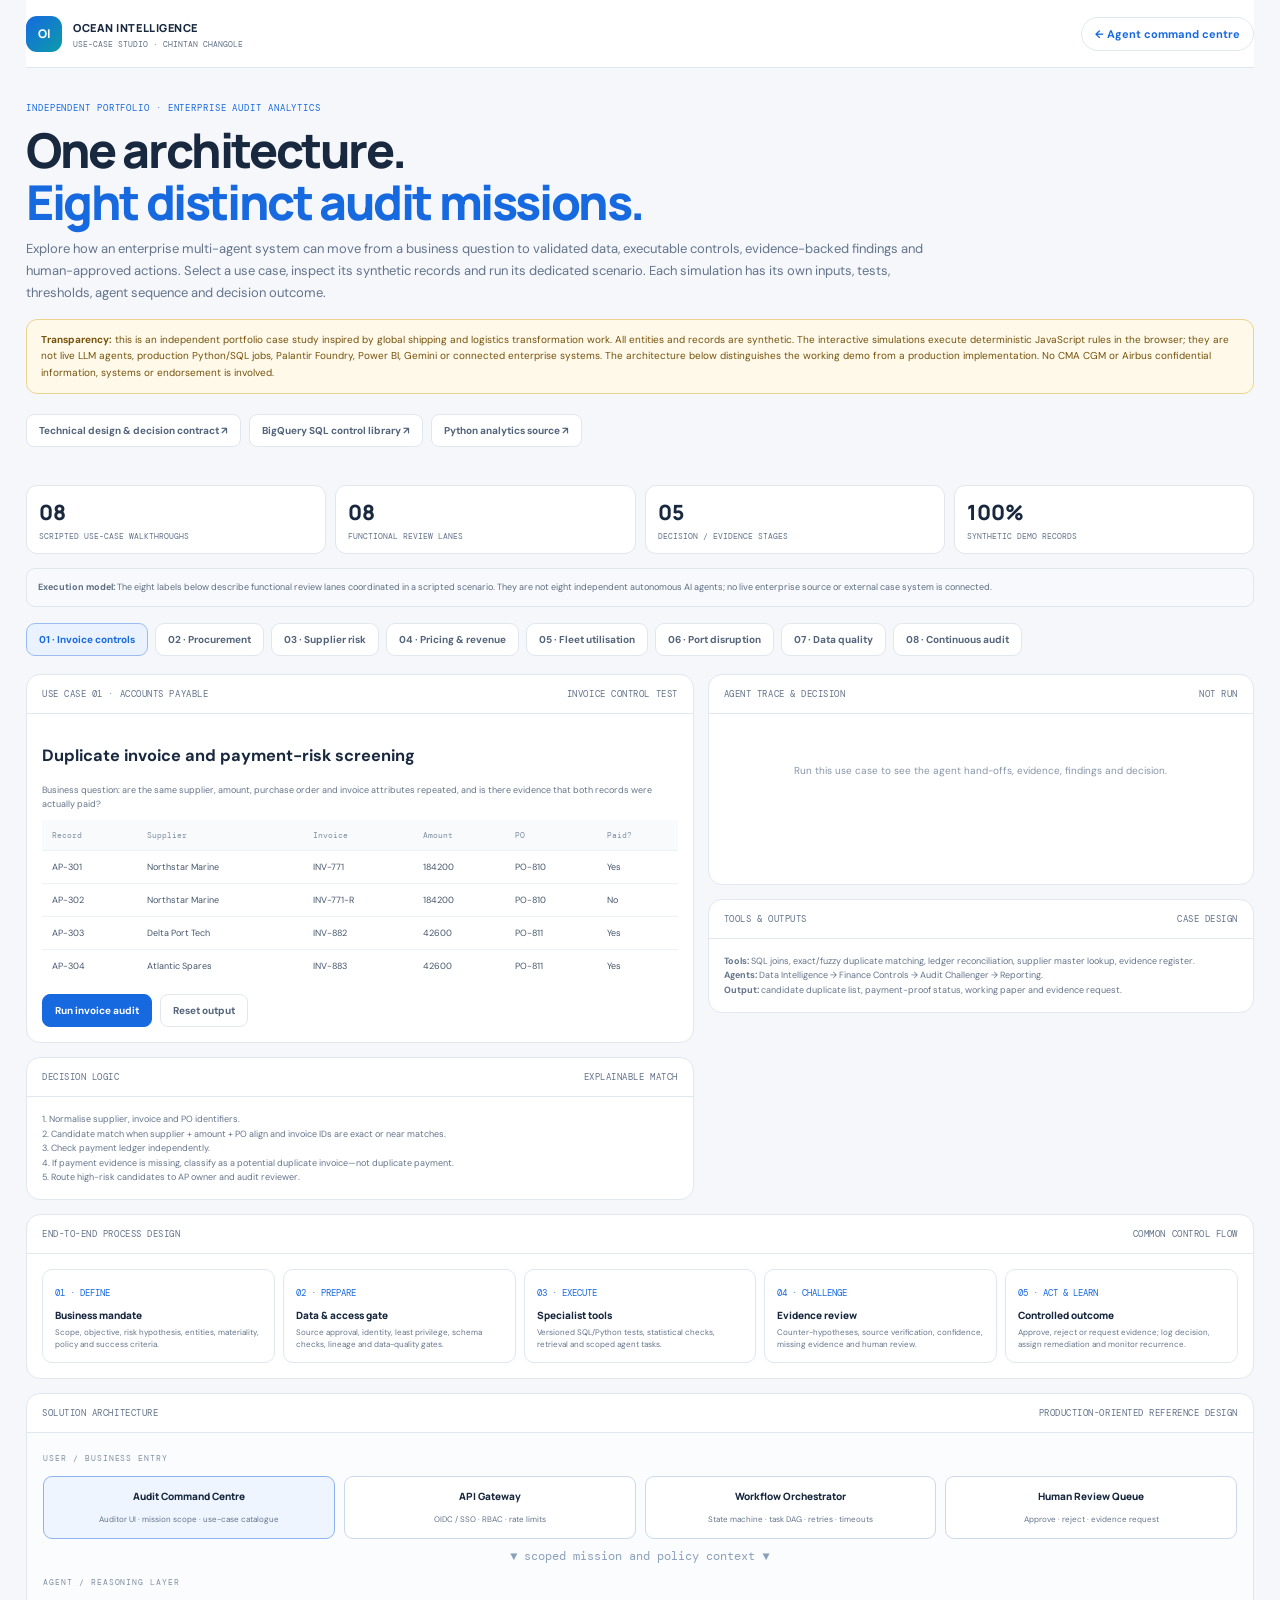
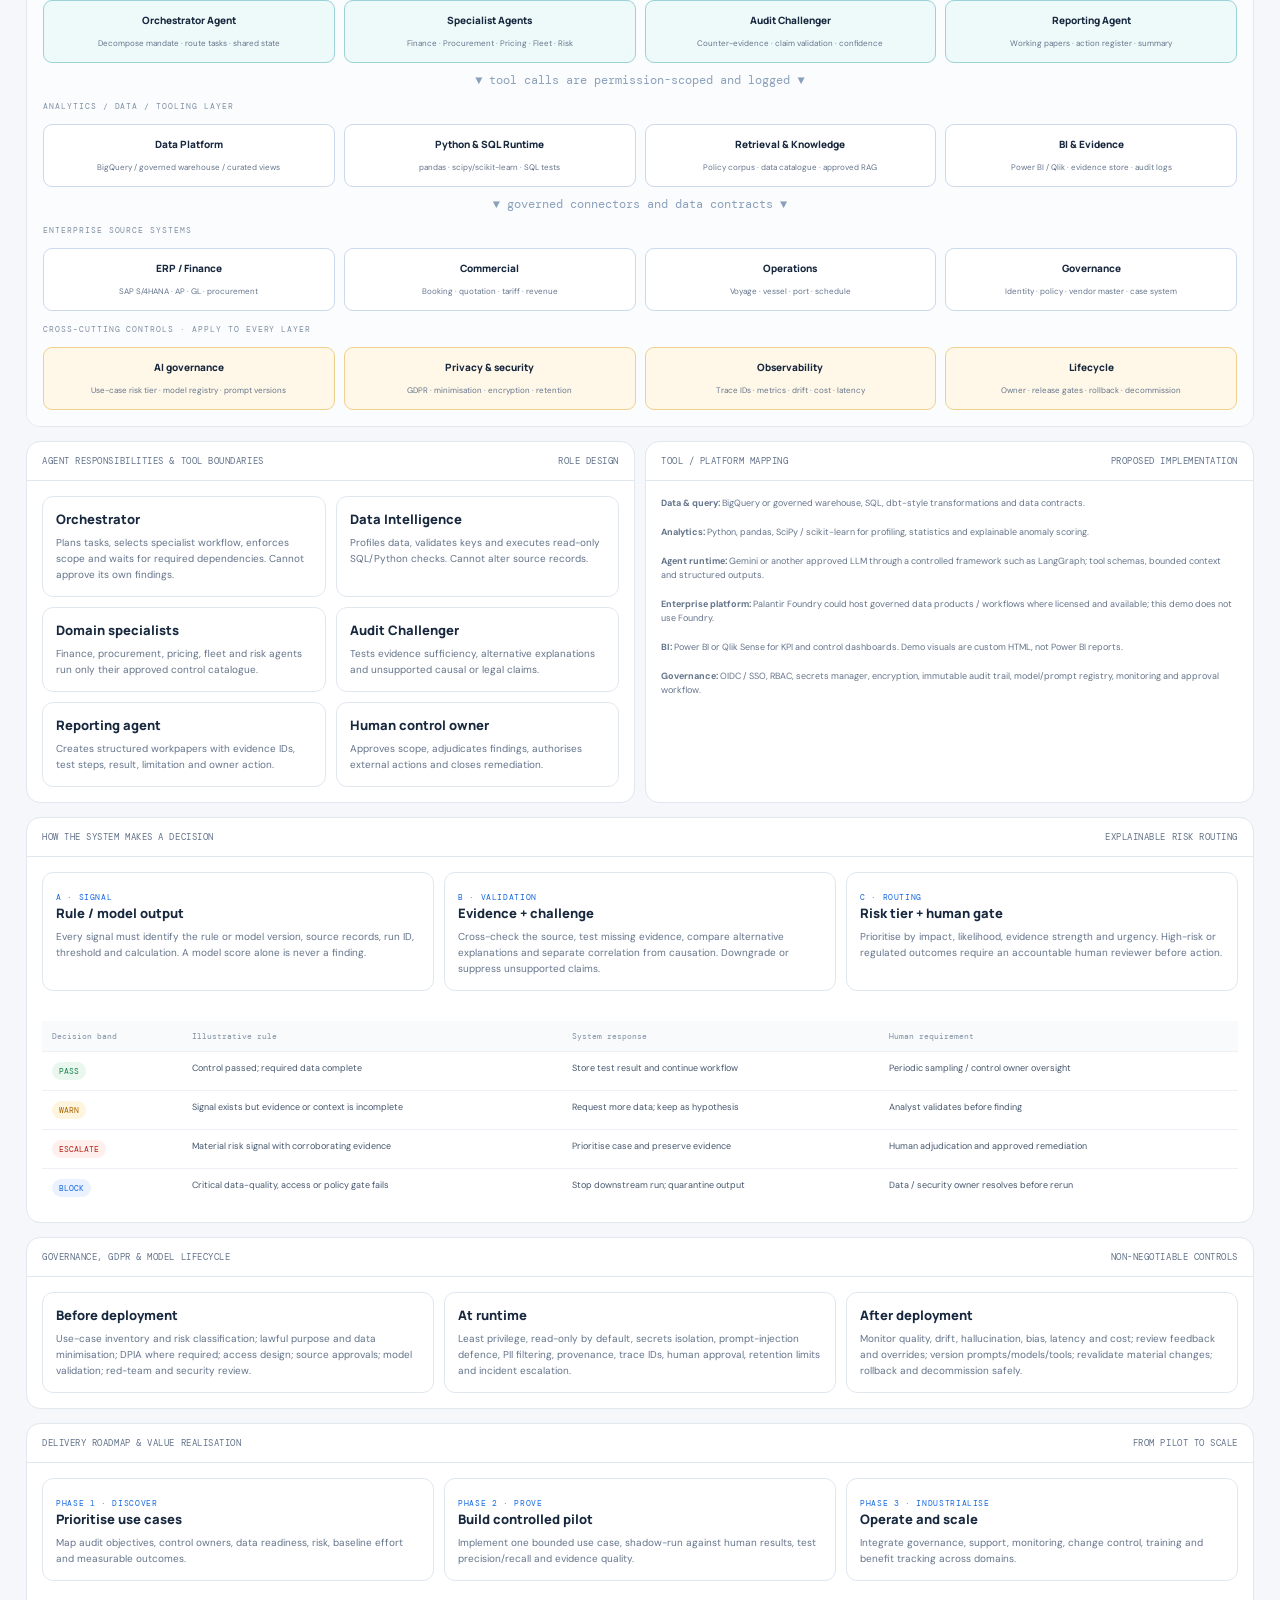
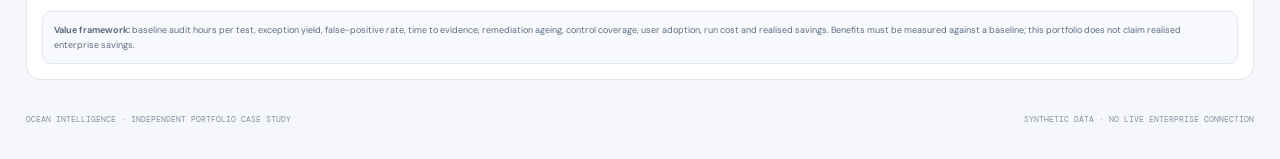
<file: agentic-ai-lab/use-cases.html>
<!doctype html>
<html lang="en"><head><meta charset="utf-8"><meta name="viewport" content="width=device-width,initial-scale=1"><meta name="theme-color" content="#f6f8fb">
<title>Ocean Intelligence | Use-case Studio</title><meta name="description" content="Independent agentic audit and analytics portfolio lab with eight separate synthetic use-case simulations, architecture, decision logic and governance.">
<link rel="preconnect" href="https://fonts.googleapis.com"><link href="https://fonts.googleapis.com/css2?family=DM+Mono:wght@400;500&family=DM+Sans:wght@400;500;600;700&family=Manrope:wght@600;700;800&display=swap" rel="stylesheet">
<style>
:root{--bg:#f5f7fb;--paper:#fff;--ink:#18283e;--muted:#64748b;--line:#e1e7ef;--blue:#1769e0;--bluebg:#eaf2ff;--teal:#087f8c;--green:#16834b;--greenbg:#eaf7ef;--amber:#a96500;--amberbg:#fff5df;--red:#b42318;--redbg:#fff0ee;--mono:'DM Mono',monospace;--sans:'DM Sans',sans-serif;--head:Manrope,sans-serif}
*{box-sizing:border-box}body{margin:0;background:var(--bg);color:var(--ink);font:14px var(--sans)}button,a{font:inherit}button{cursor:pointer}a{color:inherit;text-decoration:none}.wrap{max-width:1480px;margin:auto;padding:0 26px}.top{height:68px;display:flex;align-items:center;justify-content:space-between;border-bottom:1px solid var(--line);position:sticky;top:0;background:#ffffffed;backdrop-filter:blur(12px);z-index:9}.brand{display:flex;gap:11px;align-items:center}.logo{width:36px;height:36px;border-radius:11px;background:linear-gradient(135deg,#1769e0,#0b9caa);display:grid;place-items:center;color:white;font:800 12px var(--head)}.brand b{font:800 11px var(--head);letter-spacing:.05em}.brand small{display:block;color:var(--muted);font:8px var(--mono);margin-top:3px}.top a.back{font-size:11px;color:var(--blue);font-weight:700;border:1px solid var(--line);padding:9px 13px;border-radius:30px}
.hero{padding:34px 0 20px}.eyebrow,.mono{font:9px var(--mono);letter-spacing:.1em;color:var(--blue);text-transform:uppercase}.hero h1{font:800 clamp(30px,4vw,48px)/1.08 var(--head);letter-spacing:-.05em;margin:10px 0}.hero p{max-width:920px;color:var(--muted);line-height:1.7;font-size:13px;margin:0}.notice{margin:15px 0 20px;padding:12px 14px;border:1px solid #eed38e;background:#fff9e9;border-radius:11px;color:#75510b;font-size:10px;line-height:1.65}
.tabs{display:flex;gap:7px;flex-wrap:wrap;margin:16px 0 18px}.tab{border:1px solid var(--line);background:#fff;border-radius:9px;padding:9px 12px;color:#53647a;font-size:10px;font-weight:700}.tab.active{background:var(--bluebg);border-color:#9bbcf2;color:var(--blue)}
.panel{background:var(--paper);border:1px solid var(--line);border-radius:14px;overflow:hidden;margin-bottom:14px}.ph{padding:13px 15px;border-bottom:1px solid var(--line);display:flex;justify-content:space-between;gap:10px;align-items:center;color:#63738a;font:9px var(--mono);letter-spacing:.06em}.body{padding:15px}.grid{display:grid;grid-template-columns:minmax(0,1.1fr) minmax(300px,.9fr);gap:14px}.grid3{display:grid;grid-template-columns:repeat(3,1fr);gap:10px}.grid2{display:grid;grid-template-columns:1fr 1fr;gap:10px}.card{border:1px solid var(--line);border-radius:11px;padding:13px;background:#fff}.card h3{font:800 13px var(--head);margin:0 0 7px}.card p{font-size:10px;line-height:1.6;color:var(--muted);margin:0}.label{font:8px var(--mono);color:var(--blue);letter-spacing:.08em;text-transform:uppercase}.muted{color:var(--muted)}.tiny{font-size:9px;color:var(--muted);line-height:1.6}.btn{border:1px solid var(--line);background:#fff;border-radius:8px;padding:9px 12px;font-size:10px;font-weight:700;color:#52637a}.btn.primary{background:var(--blue);border-color:var(--blue);color:#fff}.btn:disabled{opacity:.5;cursor:wait}.controls{display:flex;gap:8px;align-items:center;flex-wrap:wrap;margin-top:12px}.select{border:1px solid var(--line);border-radius:8px;padding:9px 10px;background:#fff;color:var(--ink);font-size:10px}
.kpis{display:grid;grid-template-columns:repeat(4,1fr);gap:9px;margin:0 0 14px}.kpi{background:#fff;border:1px solid var(--line);border-radius:11px;padding:12px}.kpi b{font:800 21px var(--head)}.kpi small{display:block;font:8px var(--mono);color:var(--muted);margin-top:5px}
table{width:100%;border-collapse:collapse;font-size:9px}th{text-align:left;padding:10px;background:#f8fafc;color:#8090a3;font:8px var(--mono);white-space:nowrap}td{padding:10px;border-top:1px solid #edf0f4;color:#45566c;vertical-align:top}td strong{color:var(--ink)}.scroll{overflow:auto}.tag{display:inline-block;border-radius:20px;padding:4px 7px;background:var(--bluebg);color:var(--blue);font:8px var(--mono)}.tag.high{background:var(--redbg);color:var(--red)}.tag.medium{background:var(--amberbg);color:var(--amber)}.tag.low{background:var(--greenbg);color:var(--green)}
.result{min-height:170px}.result .empty{padding:35px 14px;text-align:center;color:#8795a8;font-size:10px}.finding{padding:12px 0;border-bottom:1px solid #edf0f4}.finding:last-child{border:0}.finding h4{font:800 11px var(--head);margin:0 0 5px}.finding p{font-size:9px;color:var(--muted);line-height:1.6;margin:0}.finding small{font:8px var(--mono);color:#8b98a9;display:block;margin-top:6px}
.steps{display:grid;grid-template-columns:repeat(5,1fr);gap:8px}.step{padding:12px;border:1px solid var(--line);border-radius:10px;background:#fff;position:relative}.step b{display:block;font:800 10px var(--head);margin:8px 0 4px}.step p{font-size:8px;color:var(--muted);line-height:1.5;margin:0}.num{font:9px var(--mono);color:var(--blue)}
.diagram{padding:16px;overflow:auto;background:#fbfcfe}.arch{min-width:850px;display:grid;gap:9px}.archrow{display:grid;grid-template-columns:repeat(4,1fr);gap:9px}.node{border:1px solid #cbd9eb;border-radius:9px;background:white;padding:12px;text-align:center}.node b{display:block;font:800 10px var(--head);margin-bottom:5px}.node small{font-size:8px;color:var(--muted);line-height:1.5}.node.primary{background:#eef5ff;border-color:#8db4f0}.node.teal{background:#eefafa;border-color:#9bd2d5}.node.amber{background:#fff8e9;border-color:#efd18d}.arrow{text-align:center;color:#8ba0ba;font:12px var(--mono);padding:0}.layer{font:8px var(--mono);letter-spacing:.12em;color:#8090a3;text-align:left;padding:4px 0}
.usecase{display:none}.usecase.active{display:block}.callout{background:#f7f9fc;border:1px solid var(--line);padding:11px;border-radius:9px;font-size:9px;color:#5d6d81;line-height:1.6}
footer{padding:20px 0 35px;color:#8793a3;font:8px var(--mono);display:flex;justify-content:space-between;gap:12px;flex-wrap:wrap}
@media(max-width:900px){.grid{grid-template-columns:1fr}.grid3{grid-template-columns:1fr 1fr}.steps{grid-template-columns:1fr 1fr}.archrow{grid-template-columns:repeat(4,1fr)}}@media(max-width:600px){.wrap{padding:0 13px}.top{height:60px}.grid2,.grid3{grid-template-columns:1fr}.kpis{grid-template-columns:1fr 1fr}.steps{grid-template-columns:1fr}.hero{padding-top:25px}}
</style></head><body><div class="wrap">
<header class="top"><a class="brand" href="../"><span class="logo">OI</span><span><b>OCEAN INTELLIGENCE</b><small>USE-CASE STUDIO · CHINTAN CHANGOLE</small></span></a><a class="back" href="./">← Agent command centre</a></header>
<section class="hero"><div class="eyebrow">INDEPENDENT PORTFOLIO · ENTERPRISE AUDIT ANALYTICS</div><h1>One architecture.<br><span style="color:var(--blue)">Eight distinct audit missions.</span></h1><p>Explore how an enterprise multi-agent system can move from a business question to validated data, executable controls, evidence-backed findings and human-approved actions. Select a use case, inspect its synthetic records and run its dedicated scenario. Each simulation has its own inputs, tests, thresholds, agent sequence and decision outcome.</p><div class="notice"><b>Transparency:</b> this is an independent portfolio case study inspired by global shipping and logistics transformation work. All entities and records are synthetic. The interactive simulations execute deterministic JavaScript rules in the browser; they are not live LLM agents, production Python/SQL jobs, Palantir Foundry, Power BI, Gemini or connected enterprise systems. The architecture below distinguishes the working demo from a production implementation. No CMA CGM or Airbus confidential information, systems or endorsement is involved.</div><div class="controls" style="margin:12px 0 18px"><a class="btn" href="TECHNICAL-DESIGN.md">Technical design & decision contract ↗</a><a class="btn" href="sql/control_library.sql">BigQuery SQL control library ↗</a><a class="btn" href="python/analytics.py">Python analytics source ↗</a></div></section>
<div class="kpis"><div class="kpi"><b>08</b><small>SCRIPTED USE-CASE WALKTHROUGHS</small></div><div class="kpi"><b>08</b><small>FUNCTIONAL REVIEW LANES</small></div><div class="kpi"><b>05</b><small>DECISION / EVIDENCE STAGES</small></div><div class="kpi"><b>100%</b><small>SYNTHETIC DEMO RECORDS</small></div></div>
<div class="callout"><b>Execution model:</b> The eight labels below describe functional review lanes coordinated in a scripted scenario. They are not eight independent autonomous AI agents; no live enterprise source or external case system is connected.</div>
<div class="tabs" id="tabs">
<button class="tab active" data-case="ap">01 · Invoice controls</button><button class="tab" data-case="procurement">02 · Procurement</button><button class="tab" data-case="supplier">03 · Supplier risk</button><button class="tab" data-case="pricing">04 · Pricing & revenue</button><button class="tab" data-case="fleet">05 · Fleet utilisation</button><button class="tab" data-case="disruption">06 · Port disruption</button><button class="tab" data-case="quality">07 · Data quality</button><button class="tab" data-case="continuous">08 · Continuous audit</button>
</div>
<div id="cases">
<section class="usecase active" id="case-ap">
<div class="grid"><div><div class="panel"><div class="ph"><span>USE CASE 01 · ACCOUNTS PAYABLE</span><span>INVOICE CONTROL TEST</span></div><div class="body"><h3>Duplicate invoice and payment-risk screening</h3><p class="tiny">Business question: are the same supplier, amount, purchase order and invoice attributes repeated, and is there evidence that both records were actually paid?</p><div class="scroll"><table><thead><tr><th>Record</th><th>Supplier</th><th>Invoice</th><th>Amount</th><th>PO</th><th>Paid?</th></tr></thead><tbody id="ap-data"></tbody></table></div><div class="controls"><button class="btn primary run" data-run="ap">Run invoice audit</button><button class="btn reset">Reset output</button></div></div></div><div class="panel"><div class="ph"><span>DECISION LOGIC</span><span>EXPLAINABLE MATCH</span></div><div class="body tiny">1. Normalise supplier, invoice and PO identifiers.<br>2. Candidate match when supplier + amount + PO align and invoice IDs are exact or near matches.<br>3. Check payment ledger independently.<br>4. If payment evidence is missing, classify as a potential duplicate invoice—not duplicate payment.<br>5. Route high-risk candidates to AP owner and audit reviewer.</div></div></div>
<div><div class="panel"><div class="ph"><span>AGENT TRACE & DECISION</span><span id="ap-status">NOT RUN</span></div><div class="body result" id="ap-result"><div class="empty">Run this use case to see the agent hand-offs, evidence, findings and decision.</div></div></div><div class="panel"><div class="ph"><span>TOOLS & OUTPUTS</span><span>CASE DESIGN</span></div><div class="body tiny"><b>Tools:</b> SQL joins, exact/fuzzy duplicate matching, ledger reconciliation, supplier master lookup, evidence register.<br><b>Agents:</b> Data Intelligence → Finance Controls → Audit Challenger → Reporting.<br><b>Output:</b> candidate duplicate list, payment-proof status, working paper and evidence request.</div></div></div></div>
</section>
<section class="usecase" id="case-procurement">
<div class="grid"><div><div class="panel"><div class="ph"><span>USE CASE 02 · PROCUREMENT</span><span>APPROVAL CONTROL</span></div><div class="body"><h3>Purchase-order splitting and approval bypass indicators</h3><p class="tiny">Business question: do purchases cluster just below delegated approval limits, potentially fragmenting one business need across multiple POs?</p><div class="scroll"><table><thead><tr><th>PO</th><th>Supplier</th><th>Date</th><th>Amount</th><th>Approver</th></tr></thead><tbody id="proc-data"></tbody></table></div><div class="controls"><button class="btn primary run" data-run="procurement">Run procurement test</button><button class="btn reset">Reset output</button></div></div></div><div class="panel"><div class="ph"><span>DECISION LOGIC</span><span>CLUSTER + POLICY</span></div><div class="body tiny">1. Load approval matrix and effective dates.<br>2. Group POs by supplier, requester, cost centre and short time window.<br>3. Compare aggregate value with approval threshold.<br>4. Test common description / project references and approver segregation.<br>5. Escalate as an indicator only; legitimate phased deliveries are an alternative explanation.</div></div></div><div><div class="panel"><div class="ph"><span>AGENT TRACE & DECISION</span><span id="procurement-status">NOT RUN</span></div><div class="body result" id="procurement-result"><div class="empty">Run this use case to see the independent scenario result.</div></div></div><div class="panel"><div class="ph"><span>TOOLS & OUTPUTS</span><span>CASE DESIGN</span></div><div class="body tiny"><b>Tools:</b> SQL window functions, threshold configuration, PO/GR matching, approval matrix, time-window clustering.<br><b>Agents:</b> Procurement Controls → Data Intelligence → Audit Challenger.<br><b>Output:</b> PO clusters, threshold exposure, approver trail and request for business justification.</div></div></div></div>
</section>
<section class="usecase" id="case-supplier">
<div class="grid"><div><div class="panel"><div class="ph"><span>USE CASE 03 · THIRD-PARTY RISK</span><span>MASTER-DATA CHANGE</span></div><div class="body"><h3>Supplier bank-detail change and payment diversion controls</h3><p class="tiny">Business question: did a supplier bank account change shortly before a high-value payment, and was the change independently verified?</p><div class="scroll"><table><thead><tr><th>Supplier</th><th>Change date</th><th>Payment date</th><th>Value</th><th>Callback</th><th>Dual approval</th></tr></thead><tbody id="supplier-data"></tbody></table></div><div class="controls"><button class="btn primary run" data-run="supplier">Run supplier-risk review</button><button class="btn reset">Reset output</button></div></div></div><div class="panel"><div class="ph"><span>DECISION LOGIC</span><span>CONTROL EVIDENCE</span></div><div class="body tiny">1. Compare supplier-master change log with payment batch.<br>2. Calculate change-to-payment interval.<br>3. Verify independent callback and dual authorisation fields.<br>4. High-risk combination: recent change + high value + missing callback / approval.<br>5. Block recommendation is a control escalation for a human owner, not an automatic payment action.</div></div></div><div><div class="panel"><div class="ph"><span>AGENT TRACE & DECISION</span><span id="supplier-status">NOT RUN</span></div><div class="body result" id="supplier-result"><div class="empty">Run this use case to see evidence and escalation routing.</div></div></div><div class="panel"><div class="ph"><span>TOOLS & OUTPUTS</span><span>CASE DESIGN</span></div><div class="body tiny"><b>Tools:</b> master-data change logs, payment batch joins, time-delta calculations, callback evidence and approval workflow.<br><b>Agents:</b> Supplier Risk → Finance Controls → Governance → Human Reviewer.<br><b>Output:</b> change chronology, missing control evidence and urgent verification request. No sanctions or legal match is inferred.</div></div></div></div>
</section>
<section class="usecase" id="case-pricing">
<div class="grid"><div><div class="panel"><div class="ph"><span>USE CASE 04 · LINES & PRICING</span><span>REVENUE ASSURANCE</span></div><div class="body"><h3>Route margin compression and commercial override review</h3><p class="tiny">Business question: which lanes show margin deterioration, unusual discounting or a mismatch between quoted and invoiced rates?</p><div class="scroll"><table><thead><tr><th>Lane</th><th>Volume</th><th>Revenue €m</th><th>Cost €m</th><th>Discount</th><th>Margin</th></tr></thead><tbody id="pricing-data"></tbody></table></div><div class="controls"><button class="btn primary run" data-run="pricing">Run revenue assurance</button><button class="btn reset">Reset output</button></div></div></div><div class="panel"><div class="ph"><span>DECISION LOGIC</span><span>VARIANCE + SENSITIVITY</span></div><div class="body tiny">1. Reconcile quote, booking, invoice and revenue ledger.<br>2. Calculate contribution margin = (revenue − cost) / revenue.<br>3. Compare discount overrides with policy and peer lanes.<br>4. Rank by margin deviation and unsupported override value.<br>5. Ask Fleet / Cost agents for context before proposing a commercial correction.</div></div></div><div><div class="panel"><div class="ph"><span>AGENT TRACE & DECISION</span><span id="pricing-status">NOT RUN</span></div><div class="body result" id="pricing-result"><div class="empty">Run this use case to see lane-level analysis and the decision.</div></div></div><div class="panel"><div class="ph"><span>TOOLS & OUTPUTS</span><span>CASE DESIGN</span></div><div class="body tiny"><b>Tools:</b> SQL reconciliation, margin / yield calculations, variance analysis, discount policy lookup, sensitivity model and Power BI semantic model.<br><b>Agents:</b> Revenue Assurance → Fleet Context → Audit Challenger → Reporting.<br><b>Output:</b> lane-level exception ranking, margin bridge and rate/discount review queue.</div></div></div></div>
</section>
<section class="usecase" id="case-fleet">
<div class="grid"><div><div class="panel"><div class="ph"><span>USE CASE 05 · FLEET OPERATIONS</span><span>UTILISATION & COST</span></div><div class="body"><h3>Vessel utilisation and unit-cost outlier detection</h3><p class="tiny">Business question: are low utilisation or unusual deployment patterns increasing unit costs, and are the comparisons like-for-like?</p><div class="scroll"><table><thead><tr><th>Vessel</th><th>Lane</th><th>Capacity TEU</th><th>Loaded TEU</th><th>Utilisation</th><th>Delay</th></tr></thead><tbody id="fleet-data"></tbody></table></div><div class="controls"><button class="btn primary run" data-run="fleet">Run fleet analytics</button><button class="btn reset">Reset output</button></div></div></div><div class="panel"><div class="ph"><span>DECISION LOGIC</span><span>COHORT + CAUSAL CAUTION</span></div><div class="body tiny">1. Calculate loaded TEU / available capacity.<br>2. Compare utilisation within comparable vessel class, lane and season.<br>3. Join schedule deviation, port time and unit-cost context.<br>4. Flag cohort outliers, not raw low values alone.<br>5. Treat cost impact as a hypothesis until validated with time-series and deployment context.</div></div></div><div><div class="panel"><div class="ph"><span>AGENT TRACE & DECISION</span><span id="fleet-status">NOT RUN</span></div><div class="body result" id="fleet-result"><div class="empty">Run this use case to see cohort comparisons and operational hypotheses.</div></div></div><div class="panel"><div class="ph"><span>TOOLS & OUTPUTS</span><span>CASE DESIGN</span></div><div class="body tiny"><b>Tools:</b> SQL cohorting, utilisation calculation, outlier statistics, cost-per-slot trend, route and schedule joins.<br><b>Agents:</b> Fleet Analytics → Data Intelligence → Pricing Context → Audit Challenger.<br><b>Output:</b> outlier vessels, comparison cohort, candidate drivers and investigation actions.</div></div></div></div>
</section>
<section class="usecase" id="case-disruption">
<div class="grid"><div><div class="panel"><div class="ph"><span>USE CASE 06 · NETWORK RESILIENCE</span><span>PORT DISRUPTION</span></div><div class="body"><h3>Port-delay exposure and downstream service impact</h3><p class="tiny">Business question: which voyages are exposed to delay propagation, missed connections or rising cost, and which actions need operational approval?</p><div class="scroll"><table><thead><tr><th>Voyage</th><th>Port</th><th>Planned hrs</th><th>Actual hrs</th><th>Next connection</th><th>Buffer hrs</th></tr></thead><tbody id="disruption-data"></tbody></table></div><div class="controls"><button class="btn primary run" data-run="disruption">Run disruption assessment</button><button class="btn reset">Reset output</button></div></div></div><div class="panel"><div class="ph"><span>DECISION LOGIC</span><span>PROPAGATION RULES</span></div><div class="body tiny">1. Calculate port-call delay = actual − planned.<br>2. Compare delay with schedule buffer and connection window.<br>3. Map affected downstream voyages and customer/service priority.<br>4. Rank by missed-connection risk and estimated exposure.<br>5. Recommend scenario options; no vessel rerouting or customer notification is executed.</div></div></div><div><div class="panel"><div class="ph"><span>AGENT TRACE & DECISION</span><span id="disruption-status">NOT RUN</span></div><div class="body result" id="disruption-result"><div class="empty">Run this use case to see the delay propagation scenario.</div></div></div><div class="panel"><div class="ph"><span>TOOLS & OUTPUTS</span><span>CASE DESIGN</span></div><div class="body tiny"><b>Tools:</b> schedule joins, time-delta rules, connection graph, scenario comparison and exception queue.<br><b>Agents:</b> Network Operations → Fleet → Customer Impact → Human Dispatcher.<br><b>Output:</b> affected connection list, exposure ranking and options for dispatcher review.</div></div></div></div>
</section>
<section class="usecase" id="case-quality">
<div class="grid"><div><div class="panel"><div class="ph"><span>USE CASE 07 · DATA FOUNDATION</span><span>DATA QUALITY & LINEAGE</span></div><div class="body"><h3>Critical-data quality gates before analytics</h3><p class="tiny">Business question: can the audit team trust the records and trace each KPI back to its source before agents produce findings?</p><div class="scroll"><table><thead><tr><th>Record</th><th>Supplier key</th><th>Currency</th><th>Amount</th><th>PO key</th><th>Source batch</th></tr></thead><tbody id="quality-data"></tbody></table></div><div class="controls"><button class="btn primary run" data-run="quality">Run data-quality gates</button><button class="btn reset">Reset output</button></div></div></div><div class="panel"><div class="ph"><span>DECISION LOGIC</span><span>BLOCK / WARN / PASS</span></div><div class="body tiny">1. Validate schema, required fields and type constraints.<br>2. Test primary-key uniqueness and referential integrity.<br>3. Validate currencies, dates and allowed code sets.<br>4. Reconcile source-to-target row counts and control totals.<br>5. Block downstream tests for critical failures; allow warnings only with documented acceptance.</div></div></div><div><div class="panel"><div class="ph"><span>AGENT TRACE & DECISION</span><span id="quality-status">NOT RUN</span></div><div class="body result" id="quality-result"><div class="empty">Run this use case to see the quality gate and lineage outcome.</div></div></div><div class="panel"><div class="ph"><span>TOOLS & OUTPUTS</span><span>CASE DESIGN</span></div><div class="body tiny"><b>Tools:</b> SQL constraints, schema contracts, Great Expectations-style checks, lineage metadata, reconciliation and data-quality scorecards.<br><b>Agents:</b> Data Quality → Data Owner → Audit Orchestrator.<br><b>Output:</b> pass/warn/block status, failed-record quarantine and lineage issue register.</div></div></div></div>
</section>
<section class="usecase" id="case-continuous">
<div class="grid"><div><div class="panel"><div class="ph"><span>USE CASE 08 · CONTINUOUS AUDITING</span><span>EVENT-DRIVEN CONTROLS</span></div><div class="body"><h3>Recurring control monitoring and exception lifecycle</h3><p class="tiny">Business question: how can approved controls run on a schedule or new-data event, avoid duplicate alerts and track remediation through closure?</p><div class="scroll"><table><thead><tr><th>Control event</th><th>Source event</th><th>Expected rule</th><th>Observed</th><th>Owner SLA</th></tr></thead><tbody id="continuous-data"></tbody></table></div><div class="controls"><button class="btn primary run" data-run="continuous">Run control cycle</button><button class="btn reset">Reset output</button></div></div></div><div class="panel"><div class="ph"><span>DECISION LOGIC</span><span>CONTROL LIFECYCLE</span></div><div class="body tiny">1. Trigger on approved schedule or source-data arrival.<br>2. Run versioned control query against a defined data watermark.<br>3. Deduplicate alerts using control ID + source record + run ID.<br>4. Assign owner, severity, due date and evidence request.<br>5. Track acknowledge → investigate → remediate → independently close; reopen on recurrence.</div></div></div><div><div class="panel"><div class="ph"><span>AGENT TRACE & DECISION</span><span id="continuous-status">NOT RUN</span></div><div class="body result" id="continuous-result"><div class="empty">Run this use case to see the monitoring cycle and control outcomes.</div></div></div><div class="panel"><div class="ph"><span>TOOLS & OUTPUTS</span><span>CASE DESIGN</span></div><div class="body tiny"><b>Tools:</b> scheduler / event bus, SQL control library, idempotent alert key, case-management workflow, SLA dashboard and control-version registry.<br><b>Agents:</b> Control Scheduler → Control Executor → Triage → Case Manager → Audit Reviewer.<br><b>Output:</b> exception queue, recurring trend, ageing/SLA metrics and closure evidence.</div></div></div></div>
</section>
</div>
<section class="panel"><div class="ph"><span>END-TO-END PROCESS DESIGN</span><span>COMMON CONTROL FLOW</span></div><div class="body"><div class="steps">
<div class="step"><span class="num">01 · DEFINE</span><b>Business mandate</b><p>Scope, objective, risk hypothesis, entities, materiality, policy and success criteria.</p></div>
<div class="step"><span class="num">02 · PREPARE</span><b>Data & access gate</b><p>Source approval, identity, least privilege, schema checks, lineage and data-quality gates.</p></div>
<div class="step"><span class="num">03 · EXECUTE</span><b>Specialist tools</b><p>Versioned SQL/Python tests, statistical checks, retrieval and scoped agent tasks.</p></div>
<div class="step"><span class="num">04 · CHALLENGE</span><b>Evidence review</b><p>Counter-hypotheses, source verification, confidence, missing evidence and human review.</p></div>
<div class="step"><span class="num">05 · ACT & LEARN</span><b>Controlled outcome</b><p>Approve, reject or request evidence; log decision, assign remediation and monitor recurrence.</p></div>
</div></div></section>
<section class="panel"><div class="ph"><span>SOLUTION ARCHITECTURE</span><span>PRODUCTION-ORIENTED REFERENCE DESIGN</span></div><div class="diagram"><div class="arch">
<div class="layer">USER / BUSINESS ENTRY</div><div class="archrow"><div class="node primary"><b>Audit Command Centre</b><small>Auditor UI · mission scope · use-case catalogue</small></div><div class="node"><b>API Gateway</b><small>OIDC / SSO · RBAC · rate limits</small></div><div class="node"><b>Workflow Orchestrator</b><small>State machine · task DAG · retries · timeouts</small></div><div class="node"><b>Human Review Queue</b><small>Approve · reject · evidence request</small></div></div><div class="arrow">▼ scoped mission and policy context ▼</div>
<div class="layer">AGENT / REASONING LAYER</div><div class="archrow"><div class="node teal"><b>Orchestrator Agent</b><small>Decompose mandate · route tasks · shared state</small></div><div class="node teal"><b>Specialist Agents</b><small>Finance · Procurement · Pricing · Fleet · Risk</small></div><div class="node teal"><b>Audit Challenger</b><small>Counter-evidence · claim validation · confidence</small></div><div class="node teal"><b>Reporting Agent</b><small>Working papers · action register · summary</small></div></div><div class="arrow">▼ tool calls are permission-scoped and logged ▼</div>
<div class="layer">ANALYTICS / DATA / TOOLING LAYER</div><div class="archrow"><div class="node"><b>Data Platform</b><small>BigQuery / governed warehouse / curated views</small></div><div class="node"><b>Python & SQL Runtime</b><small>pandas · scipy/scikit-learn · SQL tests</small></div><div class="node"><b>Retrieval & Knowledge</b><small>Policy corpus · data catalogue · approved RAG</small></div><div class="node"><b>BI & Evidence</b><small>Power BI / Qlik · evidence store · audit logs</small></div></div><div class="arrow">▼ governed connectors and data contracts ▼</div>
<div class="layer">ENTERPRISE SOURCE SYSTEMS</div><div class="archrow"><div class="node"><b>ERP / Finance</b><small>SAP S/4HANA · AP · GL · procurement</small></div><div class="node"><b>Commercial</b><small>Booking · quotation · tariff · revenue</small></div><div class="node"><b>Operations</b><small>Voyage · vessel · port · schedule</small></div><div class="node"><b>Governance</b><small>Identity · policy · vendor master · case system</small></div></div>
<div class="layer">CROSS-CUTTING CONTROLS · APPLY TO EVERY LAYER</div><div class="archrow"><div class="node amber"><b>AI governance</b><small>Use-case risk tier · model registry · prompt versions</small></div><div class="node amber"><b>Privacy & security</b><small>GDPR · minimisation · encryption · retention</small></div><div class="node amber"><b>Observability</b><small>Trace IDs · metrics · drift · cost · latency</small></div><div class="node amber"><b>Lifecycle</b><small>Owner · release gates · rollback · decommission</small></div>
</div></div></section>
<section class="grid2">
<div class="panel"><div class="ph"><span>AGENT RESPONSIBILITIES & TOOL BOUNDARIES</span><span>ROLE DESIGN</span></div><div class="body grid2">
<div class="card"><h3>Orchestrator</h3><p>Plans tasks, selects specialist workflow, enforces scope and waits for required dependencies. Cannot approve its own findings.</p></div>
<div class="card"><h3>Data Intelligence</h3><p>Profiles data, validates keys and executes read-only SQL/Python checks. Cannot alter source records.</p></div>
<div class="card"><h3>Domain specialists</h3><p>Finance, procurement, pricing, fleet and risk agents run only their approved control catalogue.</p></div>
<div class="card"><h3>Audit Challenger</h3><p>Tests evidence sufficiency, alternative explanations and unsupported causal or legal claims.</p></div>
<div class="card"><h3>Reporting agent</h3><p>Creates structured workpapers with evidence IDs, test steps, result, limitation and owner action.</p></div>
<div class="card"><h3>Human control owner</h3><p>Approves scope, adjudicates findings, authorises external actions and closes remediation.</p></div>
</div></div>
<div class="panel"><div class="ph"><span>TOOL / PLATFORM MAPPING</span><span>PROPOSED IMPLEMENTATION</span></div><div class="body tiny">
<b>Data & query:</b> BigQuery or governed warehouse, SQL, dbt-style transformations and data contracts.<br><br>
<b>Analytics:</b> Python, pandas, SciPy / scikit-learn for profiling, statistics and explainable anomaly scoring.<br><br>
<b>Agent runtime:</b> Gemini or another approved LLM through a controlled framework such as LangGraph; tool schemas, bounded context and structured outputs.<br><br>
<b>Enterprise platform:</b> Palantir Foundry could host governed data products / workflows where licensed and available; this demo does not use Foundry.<br><br>
<b>BI:</b> Power BI or Qlik Sense for KPI and control dashboards. Demo visuals are custom HTML, not Power BI reports.<br><br>
<b>Governance:</b> OIDC / SSO, RBAC, secrets manager, encryption, immutable audit trail, model/prompt registry, monitoring and approval workflow.
</div></div></section>
<section class="panel"><div class="ph"><span>HOW THE SYSTEM MAKES A DECISION</span><span>EXPLAINABLE RISK ROUTING</span></div><div class="body grid3">
<div class="card"><span class="label">A · SIGNAL</span><h3>Rule / model output</h3><p>Every signal must identify the rule or model version, source records, run ID, threshold and calculation. A model score alone is never a finding.</p></div>
<div class="card"><span class="label">B · VALIDATION</span><h3>Evidence + challenge</h3><p>Cross-check the source, test missing evidence, compare alternative explanations and separate correlation from causation. Downgrade or suppress unsupported claims.</p></div>
<div class="card"><span class="label">C · ROUTING</span><h3>Risk tier + human gate</h3><p>Prioritise by impact, likelihood, evidence strength and urgency. High-risk or regulated outcomes require an accountable human reviewer before action.</p></div>
</div><div class="body"><div class="scroll"><table><thead><tr><th>Decision band</th><th>Illustrative rule</th><th>System response</th><th>Human requirement</th></tr></thead><tbody>
<tr><td><span class="tag low">PASS</span></td><td>Control passed; required data complete</td><td>Store test result and continue workflow</td><td>Periodic sampling / control owner oversight</td></tr>
<tr><td><span class="tag medium">WARN</span></td><td>Signal exists but evidence or context is incomplete</td><td>Request more data; keep as hypothesis</td><td>Analyst validates before finding</td></tr>
<tr><td><span class="tag high">ESCALATE</span></td><td>Material risk signal with corroborating evidence</td><td>Prioritise case and preserve evidence</td><td>Human adjudication and approved remediation</td></tr>
<tr><td><span class="tag">BLOCK</span></td><td>Critical data-quality, access or policy gate fails</td><td>Stop downstream run; quarantine output</td><td>Data / security owner resolves before rerun</td></tr>
</tbody></table></div></div></section>
<section class="panel"><div class="ph"><span>GOVERNANCE, GDPR & MODEL LIFECYCLE</span><span>NON-NEGOTIABLE CONTROLS</span></div><div class="body grid3">
<div class="card"><h3>Before deployment</h3><p>Use-case inventory and risk classification; lawful purpose and data minimisation; DPIA where required; access design; source approvals; model validation; red-team and security review.</p></div>
<div class="card"><h3>At runtime</h3><p>Least privilege, read-only by default, secrets isolation, prompt-injection defence, PII filtering, provenance, trace IDs, human approval, retention limits and incident escalation.</p></div>
<div class="card"><h3>After deployment</h3><p>Monitor quality, drift, hallucination, bias, latency and cost; review feedback and overrides; version prompts/models/tools; revalidate material changes; rollback and decommission safely.</p></div>
</div></section>
<section class="panel"><div class="ph"><span>DELIVERY ROADMAP & VALUE REALISATION</span><span>FROM PILOT TO SCALE</span></div><div class="body grid3">
<div class="card"><span class="label">PHASE 1 · DISCOVER</span><h3>Prioritise use cases</h3><p>Map audit objectives, control owners, data readiness, risk, baseline effort and measurable outcomes.</p></div>
<div class="card"><span class="label">PHASE 2 · PROVE</span><h3>Build controlled pilot</h3><p>Implement one bounded use case, shadow-run against human results, test precision/recall and evidence quality.</p></div>
<div class="card"><span class="label">PHASE 3 · INDUSTRIALISE</span><h3>Operate and scale</h3><p>Integrate governance, support, monitoring, change control, training and benefit tracking across domains.</p></div>
</div><div class="body"><div class="callout"><b>Value framework:</b> baseline audit hours per test, exception yield, false-positive rate, time to evidence, remediation ageing, control coverage, user adoption, run cost and realised savings. Benefits must be measured against a baseline; this portfolio does not claim realised enterprise savings.</div></div></section>
<footer><span>OCEAN INTELLIGENCE · INDEPENDENT PORTFOLIO CASE STUDY</span><span>SYNTHETIC DATA · NO LIVE ENTERPRISE CONNECTION</span></footer>
</div>
<script>
(()=>{
const $=id=>document.getElementById(id);
const datasets={
ap:[['AP-301','Northstar Marine','INV-771','184200','PO-810','Yes'],['AP-302','Northstar Marine','INV-771-R','184200','PO-810','No'],['AP-303','Delta Port Tech','INV-882','42600','PO-811','Yes'],['AP-304','Atlantic Spares','INV-883','42600','PO-811','Yes']],
procurement:[['PO-4101','BlueHarbor Logistics','2026-10-02','48600','Manager A'],['PO-4102','BlueHarbor Logistics','2026-10-03','47200','Manager A'],['PO-4103','BlueHarbor Logistics','2026-10-04','48900','Manager A'],['PO-4104','Meridian Services','2026-10-04','121000','Director B']],
supplier:[['Northstar Marine','2026-10-10','2026-10-11','€218,000','No','No'],['Delta Port Tech','2026-10-01','2026-10-19','€32,000','Yes','Yes'],['Atlantic Spares','2026-10-13','2026-10-14','€96,000','Yes','No']],
pricing:[['Asia–Med','120','6.20','5.80','18%'],['Asia–North Europe','180','8.40','7.10','7%'],['Med–West Africa','90','4.80','3.50','5%'],['North Europe–US','110','5.10','4.00','6%']],
fleet:[['MV Meridian','Asia–Med','8,000','5,120','64%','7'],['MV Horizon','Asia–North Europe','9,000','8,190','91%','18'],['MV Atlantic','North Europe–US','7,500','6,450','86%','3'],['MV Pacific','Asia–West Africa','8,200','7,708','94%','26']],
disruption:[['VOY-771','Singapore','18','42','Colombo connection','12'],['VOY-772','Colombo','10','16','Jebel Ali connection','20'],['VOY-773','Marseille','8','11','Rail transfer','6']],
quality:[['D-1001','SUP-81','EUR','12500','PO-81','BATCH-A'],['D-1002','SUP-82','XXX','9200','PO-82','BATCH-A'],['D-1003','', 'EUR','4800','PO-83','BATCH-B'],['D-1003','SUP-84','USD','6200','PO-84','BATCH-B']],
continuous:[['AP duplicate control','AP ledger arrival','No duplicate paid invoice','2 candidates','4h'],['Approval authority','PO nightly batch','Approver within matrix','1 threshold cluster','2d'],['Supplier change','Master-data event','Callback + dual approval','1 missing callback','1h'],['Margin movement','Weekly lane refresh','Margin drop < policy band','1 lane alert','5d']]
};
const cols={ap:['Record','Supplier','Invoice','Amount','PO','Paid?'],procurement:['PO','Supplier','Date','Amount','Approver'],supplier:['Supplier','Change date','Payment date','Value','Callback','Dual approval'],pricing:['Lane','Volume','Revenue €m','Cost €m','Discount'],fleet:['Vessel','Lane','Capacity TEU','Loaded TEU','Utilisation','Delay h'],disruption:['Voyage','Port','Planned h','Actual h','Next connection','Buffer h'],quality:['Record','Supplier key','Currency','Amount','PO key','Source batch'],continuous:['Control event','Source event','Expected rule','Observed','Owner SLA']};
Object.keys(datasets).forEach(k=>{const el=$(k+'-data');if(el)el.innerHTML=datasets[k].map(row=>'<tr>'+row.map(v=>'<td>'+String(v)+'</td>').join('')+'</tr>').join('');});
const scenarios={
ap:{title:'Potential duplicate invoice pair',severity:'high',status:'ESCALATE FOR VALIDATION',trace:[['Data Intelligence','Normalised supplier, invoice and PO keys; candidate pair AP-301 / AP-302 found.'],['Finance Controls','Supplier, PO and amount match exactly; invoice identifier differs by suffix.'],['Ledger Reconciliation','Only AP-301 has a paid flag. Payment duplication is not evidenced.'],['Audit Challenger','Rejects the claim “duplicate payment”; supports “potential duplicate invoice”.'],['Human Review','Request original invoice and remittance advice before confirming the exception.']],evidence:'AP-301 + AP-302 · same supplier / PO / €184,200 · one paid record only',decision:'Create a high-priority invoice validation case. Do not label as duplicate payment or initiate recovery until remittance evidence is checked.',confidence:'High confidence in candidate pair; low confidence in payment-loss conclusion.'},
procurement:{title:'PO cluster close to delegated limit',severity:'medium',status:'WARN · BUSINESS CONTEXT REQUIRED',trace:[['Data Intelligence','Grouped POs by supplier, approver and 72-hour window.'],['Procurement Controls','Three BlueHarbor POs total €144,700; each is below illustrative €50,000 threshold.'],['Policy Check','Delegated limit is a demo assumption; production policy and effective date must be loaded.'],['Audit Challenger','Phased deliveries or separate approved requirements may explain the cluster.'],['Human Review','Request requisitions, goods receipts, project codes and approval policy.']],evidence:'PO-4101 / PO-4102 / PO-4103 · common supplier / approver / 3 days · aggregate €144,700',decision:'Flag for procurement-owner review; do not conclude approval bypass until business purpose and actual delegated authority are validated.',confidence:'Medium signal strength; policy configuration is illustrative.'},
supplier:{title:'Recent supplier bank change before high-value payment',severity:'high',status:'URGENT HUMAN VERIFICATION',trace:[['Supplier Risk','Bank detail changed one day before €218,000 payment.'],['Finance Controls','Callback evidence and dual approval are both absent in the synthetic record.'],['Governance','Escalate through approved vendor verification process; do not infer fraud or sanctions status.'],['Audit Challenger','Checks chronology and confirms the source change log must be independently authenticated.'],['Human Reviewer','Contact supplier using pre-existing verified contact details and follow payment-hold policy.']],evidence:'Northstar Marine · change 10 Oct · payment 11 Oct · €218,000 · callback NO · dual approval NO',decision:'Raise an urgent supplier-master control case. Human finance owner decides any payment hold under the organisation’s policy; this demo performs no payment action.',confidence:'High control-gap signal in the sample; intent and fraud are not established.'},
pricing:{title:'Asia–Mediterranean contribution outlier',severity:'medium',status:'INVESTIGATE MARGIN BRIDGE',trace:[['Revenue Assurance','Calculated contribution: (6.20 − 5.80) / 6.20 = 6.45%.'],['Commercial Controls','Discount is 18%, materially above peer lanes in this sample. Quote-to-invoice reconciliation is still required.'],['Fleet Context','Requests load factor, bunker, port and schedule cost drivers.'],['Audit Challenger','Cannot attribute margin compression to discount alone without rate, mix and cost bridge.'],['Human Reviewer','Review override authorisation and validate pricing / cost decomposition.']],evidence:'Asia–Med · revenue €6.20m · cost €5.80m · contribution 6.45% · discount 18%',decision:'Prioritise the lane for revenue-assurance review. Test override authority and build a yield / volume / cost bridge before changing commercial rates.',confidence:'High arithmetic confidence on supplied sample; low causal confidence.'},
fleet:{title:'MV Meridian utilisation cohort outlier',severity:'medium',status:'OPERATIONAL INVESTIGATION',trace:[['Fleet Analytics','Loaded TEU / capacity = 5,120 / 8,000 = 64%.'],['Data Intelligence','Peer comparison is provisional; vessel class, sailing phase and seasonality must be aligned.'],['Pricing Context','Request cost per available slot and route contribution for same periods.'],['Audit Challenger','Low utilisation is not proof of poor deployment or cause of margin loss.'],['Human Reviewer','Review deployment plan, demand forecast, sailing frequency and comparable voyages.']],evidence:'MV Meridian · 64% utilisation · cohort sample includes 91%, 86%, 94% · 7h delay',decision:'Open a fleet-performance investigation with a matched cohort and unit-cost trend. Do not recommend vessel redeployment from this four-row sample.',confidence:'Medium outlier signal; cohort comparability remains unverified.'},
disruption:{title:'Voyage delay exceeds connection buffer',severity:'high',status:'DISPATCHER REVIEW REQUIRED',trace:[['Network Operations','Singapore call actual 42h vs planned 18h: +24h.'],['Schedule Graph','Next connection buffer is 12h; potential 12h buffer breach.'],['Customer Impact','Requests service priority and downstream booking exposure before ranking impact.'],['Audit Challenger','No live ETA, weather, port congestion or customer data is connected; this is a scenario only.'],['Human Dispatcher','Compare recovery options and approve any schedule / customer communication.']],evidence:'VOY-771 · +24h port time variance · 12h connection buffer · 12h illustrative breach',decision:'Escalate voyage to dispatcher queue and evaluate recovery options. No rerouting, booking amendment or customer notification is executed.',confidence:'High arithmetic confidence for synthetic delay; real-world impact unverified.'},
quality:{title:'Critical data-quality gate failed',severity:'high',status:'BLOCK DOWNSTREAM ANALYTICS',trace:[['Schema Validator','Currency XXX is outside allowed code set.'],['Completeness Check','Record D-1003 has missing supplier key.'],['Uniqueness Check','Record ID D-1003 appears twice.'],['Reconciliation','Source batch totals and target totals must be reconciled before audit use.'],['Data Owner','Quarantine failed rows, correct source and rerun the versioned gate.']],evidence:'D-1002 invalid currency · D-1003 missing supplier key · duplicate D-1003 identifier',decision:'Block downstream finance and supplier-risk analysis for this batch until critical defects are corrected or formally accepted with documented compensating controls.',confidence:'High confidence in the three seeded data defects.'},
continuous:{title:'Four recurring control alerts generated',severity:'medium',status:'CONTROL CYCLE COMPLETE',trace:[['Control Scheduler','New AP batch and master-data events detected; control versions loaded.'],['Control Executor','Four approved synthetic control tests executed against the batch watermark.'],['Alert Deduplicator','Alert keys formed from control ID + source record + run ID; replay does not create duplicate cases.'],['Case Manager','Assign owners and SLAs: supplier change 1h, AP duplicate 4h, approval 2d, margin 5d.'],['Audit Reviewer','Track acknowledge → investigate → remediate → independent closure; recurrence reopens the case.']],evidence:'4 control events · 4 alert outcomes · owner SLAs defined · idempotent alert identity',decision:'Create and prioritise the exception queue, then monitor ageing and recurrence. In production, use a scheduler, persistent case store and retry-safe event processing.',confidence:'High confidence in the synthetic workflow; no persistent scheduler or case system is connected.'}
};
function esc(s){return String(s).replace(/[&<>"']/g,c=>({'&':'&amp;','<':'&lt;','>':'&gt;','"':'&quot;',"'":'&#39;'}[c]));}
function run(k){const s=scenarios[k],out=$(k+'-result'),status=$(k+'-status');status.textContent='RUNNING';out.innerHTML='<div class="tiny">Running this scripted scenario walkthrough and displaying its predefined synthetic evidence and review hand-offs…</div>';const trace=s.trace.map((x,i)=>'<div class="finding"><h4>'+String(i+1).padStart(2,'0')+' · '+esc(x[0])+'</h4><p>'+esc(x[1])+'</p></div>').join('');out.innerHTML='<div class="finding"><div class="label">DECISION STATUS</div><h4>'+esc(s.title)+'</h4><span class="tag '+s.severity+'">'+esc(s.status)+'</span></div>'+trace+'<div class="finding"><div class="label">EVIDENCE REGISTER</div><p>'+esc(s.evidence)+'</p></div><div class="finding"><div class="label">RECOMMENDED DECISION</div><p><b>'+esc(s.decision)+'</b></p></div><div class="callout"><b>Scenario boundary:</b> This is a predefined synthetic walkthrough, not a live independent-agent execution. '+esc(s.confidence)+'</div>';status.textContent='COMPLETE';}
function reset(k){$(k+'-status').textContent='NOT RUN';$(k+'-result').innerHTML='<div class="empty">Run this use case to see its separate scenario outcome.</div>';}
document.querySelectorAll('.tab').forEach(b=>b.addEventListener('click',()=>{document.querySelectorAll('.tab').forEach(x=>x.classList.toggle('active',x===b));document.querySelectorAll('.usecase').forEach(x=>x.classList.toggle('active',x.id==='case-'+b.dataset.case));}));
document.querySelectorAll('[data-run]').forEach(b=>b.addEventListener('click',()=>run(b.dataset.run)));
document.querySelectorAll('.reset').forEach(b=>b.addEventListener('click',()=>{const k=document.querySelector('.usecase.active').id.replace('case-','');reset(k);}));
})();
</script></body></html>
</file>
